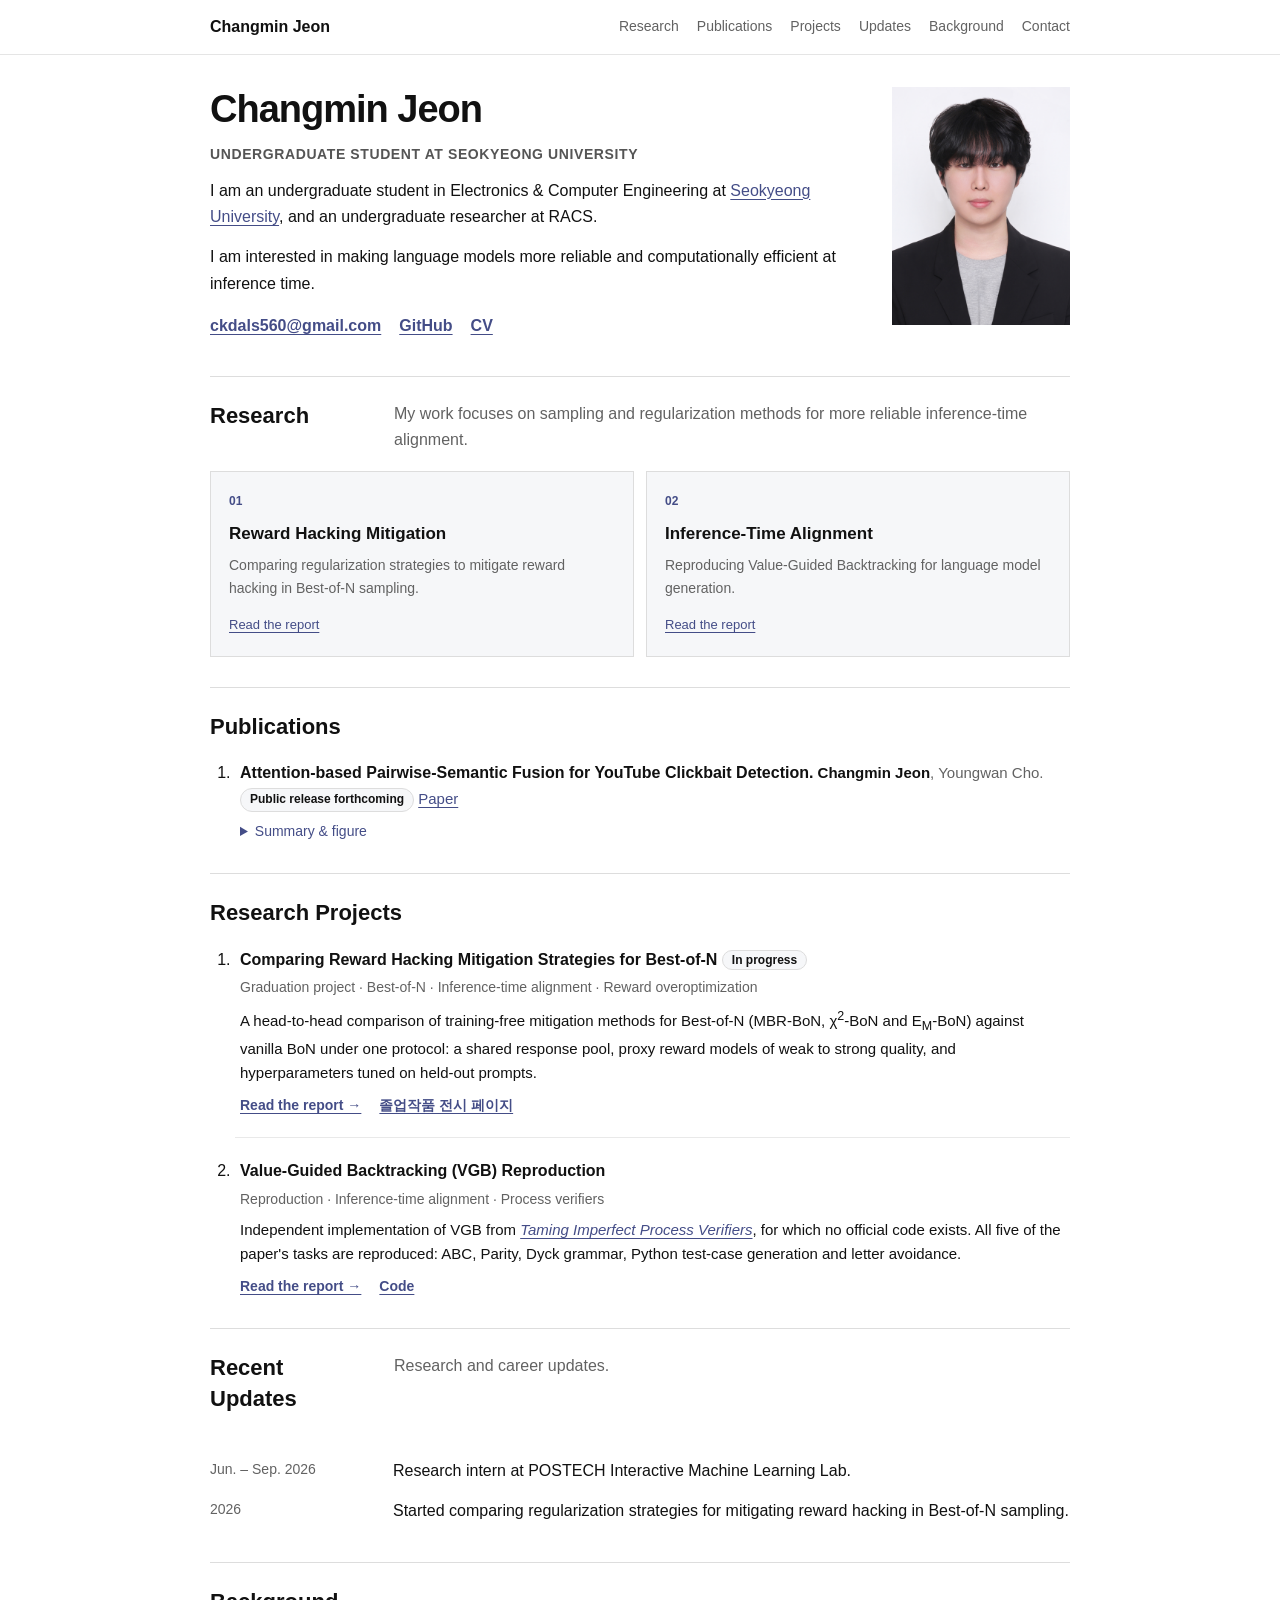
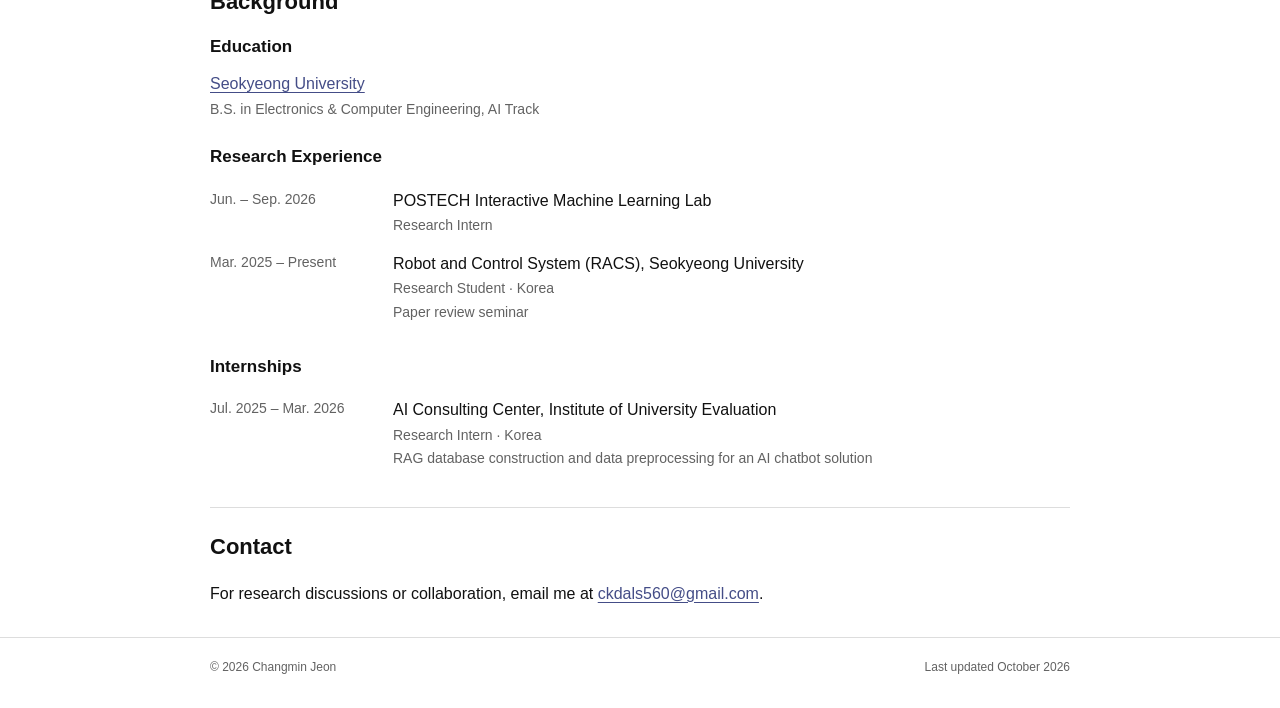
<file: index.html>
<!DOCTYPE html>
<html lang="en">
<head>
  <meta charset="utf-8">
  <meta name="viewport" content="width=device-width, initial-scale=1">
  <meta name="description" content="Changmin Jeon — reinforcement learning, language model alignment, and inference-time scaling.">
  <title>Changmin Jeon</title>
  <style>
:root { --ink:#111; --muted:#626262; --accent:#444d87; --line:#ddd; --soft:#f6f7f9; }
* { box-sizing:border-box; }
html { scroll-behavior:smooth; scroll-padding-top:88px; }
body { margin:0; color:var(--ink); background:#fff; font:16px/1.65 -apple-system,BlinkMacSystemFont,"Segoe UI",sans-serif; }
a { color:var(--accent); text-underline-offset:3px; }
a:hover { color:#222a61; }
a:focus-visible,summary:focus-visible { outline:2px solid var(--accent); outline-offset:4px; }
.skip { position:absolute; left:12px; top:-80px; z-index:10; background:#fff; padding:8px 14px; }
.skip:focus { top:8px; }
.wrap { width:min(860px,calc(100% - 40px)); margin-inline:auto; }
.topbar { border-bottom:1px solid #e5e5e5; background:#fff; position:sticky; top:0; z-index:5; }
.nav-row { min-height:54px; display:flex; justify-content:space-between; align-items:center; gap:24px; }
.brand { color:#111; text-decoration:none; font-weight:700; white-space:nowrap; }
nav { display:flex; gap:18px; flex-wrap:wrap; }
nav a { font-size:14px; text-decoration:none; color:var(--muted); }
nav a:hover { color:var(--accent); text-decoration:underline; }
.hero { display:grid; grid-template-columns:minmax(0,1fr) 178px; gap:34px; align-items:start; padding:32px 0 36px; }
h1 { font-size:38px; line-height:1.2; margin:0 0 10px; letter-spacing:-1px; }
.role { color:#555; font-size:14px; font-weight:650; letter-spacing:.6px; text-transform:uppercase; margin:0 0 12px; }
p { margin:0 0 14px; }
.hero p:last-child { margin-bottom:0; }
.portrait { width:178px; height:238px; object-fit:cover; object-position:50% 20%; }
.social { display:flex; gap:18px; flex-wrap:wrap; margin-top:16px; font-weight:600; }
section { border-top:1px solid var(--line); padding:24px 0 30px; }
h2 { font-size:22px; line-height:1.4; margin:0 0 18px; }
h3 { font-size:17px; line-height:1.4; margin:0 0 8px; }
.section-intro { display:grid; grid-template-columns:160px 1fr; gap:24px; margin-bottom:18px; }
.section-intro p { color:var(--muted); margin:0; }
.cards { display:grid; grid-template-columns:repeat(2,minmax(0,1fr)); gap:12px; }
.card { border:1px solid var(--line); background:var(--soft); padding:20px 18px; display:flex; flex-direction:column; }
.number { font-size:12px; font-weight:750; color:var(--accent); margin-bottom:10px; }
.card p { font-size:14px; color:var(--muted); line-height:1.65; }
.card a { font-size:13px; margin-top:auto; }
.project-list { margin:0; padding-left:25px; }
.project-list>li { padding:0 0 20px 5px; margin-bottom:20px; border-bottom:1px solid #e9e9e9; }
.project-list>li:last-child { border-bottom:0; margin-bottom:0; padding-bottom:0; }
.project-list h3 { font-size:16px; margin-bottom:5px; }
.meta { color:var(--muted); font-size:14px; margin-bottom:7px; }
.pub-line { color:var(--muted); font-size:15px; margin-bottom:8px; }
.pub-line strong { color:var(--ink); }
.pub-title { font-size:16px; }
.badge { display:inline-block; border:1px solid var(--line); border-radius:999px; padding:1px 9px; font-size:12px; font-weight:650; color:var(--ink); background:var(--soft); white-space:nowrap; vertical-align:1px; }
summary { cursor:pointer; color:var(--accent); font-size:14px; width:fit-content; }
details[open] summary { margin-bottom:10px; }
.summary-body { background:var(--soft); border-left:2px solid #c7cce0; padding:14px 18px; margin-top:10px; color:#444; font-size:14px; }
.summary-body p { margin:0; }
.project-desc { font-size:15px; margin-bottom:8px; }
.project-links { display:flex; gap:18px; font-size:14px; font-weight:600; margin:0; }
.summary-goals { margin:10px 0 0; padding-left:20px; display:grid; gap:6px; }
.paper-figure { margin:18px 0 0; padding:16px; background:#fff; border:1px solid var(--line); }
.paper-figure a { display:block; width:fit-content; max-width:100%; margin:auto; }
.paper-figure img { display:block; width:100%; max-width:380px; height:auto; margin:auto; }
.paper-figure figcaption { margin-top:14px; color:var(--muted); font-size:13px; line-height:1.5; text-align:center; }
.timeline { margin:0; }
.timeline>div { display:grid; grid-template-columns:165px 1fr; gap:18px; padding:7px 0; }
dt { color:var(--muted); font-size:14px; }
dd { margin:0; }
.background-group { margin-top:24px; }
.background-group:first-of-type { margin-top:0; }
.background-group h3 { margin-bottom:12px; }
.subtext { display:block; color:var(--muted); font-size:14px; }
.contact-copy { margin:0; overflow-wrap:anywhere; }
footer { border-top:1px solid var(--line); color:var(--muted); font-size:12px; padding:20px 0 30px; }
.footer-row { display:flex; justify-content:space-between; gap:20px; }
@media(max-width:680px) {
 html { scroll-padding-top:120px; }
 .nav-row { flex-direction:column; align-items:flex-start; gap:8px; padding:12px 0; }
 nav { gap:10px 18px; }
 nav a { font-size:13px; }
 .hero { grid-template-columns:minmax(0,1fr) 112px; gap:20px; padding-top:26px; }
 .portrait { width:112px; height:150px; }
 h1 { font-size:30px; letter-spacing:-.6px; }
 .role { font-size:12px; }
 .hero p { font-size:14px; }
 .cards { grid-template-columns:1fr; }
 .section-intro { grid-template-columns:1fr; gap:0; }
 .section-intro h2 { margin-bottom:10px; }
 .timeline>div { grid-template-columns:110px 1fr; gap:14px; }
 .footer-row { flex-direction:column; gap:5px; }
}
@media(max-width:420px) {
 .hero { grid-template-columns:1fr; }
 .portrait { grid-row:1; width:110px; height:145px; }
}
@media(prefers-reduced-motion:reduce) { html { scroll-behavior:auto; } }
</style>
</head>
<body id="top">
<a class="skip" href="#main">Skip to content</a>
<header class="topbar">
  <div class="wrap nav-row">
    <a class="brand" href="#top">Changmin Jeon</a>
    <nav aria-label="Primary navigation">
      <a href="#research">Research</a><a href="#publications">Publications</a><a href="#projects">Projects</a><a href="#updates">Updates</a><a href="#background">Background</a><a href="#contact">Contact</a>
    </nav>
  </div>
</header>
<main id="main" class="wrap">
  <!-- PROFILE: edit your name, affiliation and introduction here. -->
  <div class="hero">
    <div>
      <h1>Changmin Jeon</h1>
      <p class="role">Undergraduate student at Seokyeong University</p>
      <p>I am an undergraduate student in Electronics &amp; Computer Engineering at <a href="https://www.skuniv.ac.kr/">Seokyeong University</a>, and an undergraduate researcher at RACS.</p>
      <p>I am interested in making language models more reliable and computationally efficient at inference time.</p>
      <div class="social"><a href="mailto:ckdals560@gmail.com">ckdals560@gmail.com</a><a href="https://github.com/changmin-jen">GitHub</a><a href="cv.pdf" target="_blank" rel="noopener">CV</a></div>
    </div>
    <img class="portrait" src="profile.png" alt="Changmin Jeon" width="178" height="238">
  </div>
  <section id="research" aria-labelledby="research-heading">
    <div class="section-intro"><h2 id="research-heading">Research</h2><p>My work focuses on sampling and regularization methods for more reliable inference-time alignment.</p></div>
    <div class="cards"><article class="card"><span class="number">01</span><h3>Reward Hacking Mitigation</h3><p>Comparing regularization strategies to mitigate reward hacking in Best-of-N sampling.</p><a href="bon.html">Read the report</a></article>
<article class="card"><span class="number">02</span><h3>Inference-Time Alignment</h3><p>Reproducing Value-Guided Backtracking for language model generation.</p><a href="vgb.html">Read the report</a></article></div>
  </section>
  <!-- PUBLICATIONS: Changmin Jeon is the confirmed first author. Add the full coauthor list before release. -->
  <section id="publications" aria-labelledby="publications-heading">
    <h2 id="publications-heading">Publications</h2>
    <ol class="project-list">
      <li id="pub-clickbait">
        <p class="pub-line"><strong class="pub-title">Attention-based Pairwise-Semantic Fusion for YouTube Clickbait Detection.</strong> <strong>Changmin Jeon</strong>, Youngwan Cho. <span class="badge">Public release forthcoming</span> <a href="papers/clickbait-detection.pdf?v=3" target="_blank" rel="noopener">Paper</a></p>
        <details><summary>Summary &amp; figure</summary><div class="summary-body"><p>A multimodal framework for detecting semantic mismatches between YouTube titles and thumbnails and the actual video content. It combines titles, ASR transcripts, and captions of thumbnails and keyframes using Sentence-BERT embeddings and attention-based pairwise fusion.</p>
          <figure class="paper-figure">
            <a href="figures/clickbait-framework.png" target="_blank" rel="noopener" aria-label="Open framework figure at original size in a new tab">
              <img src="figures/clickbait-framework.png" alt="Title, STT, thumbnail and keyframe representations pass through attention pooling into four pairwise branches, each processed by an MLP and combined into a fused representation." loading="lazy">
            </a>
            <figcaption>Overview of the proposed Pairwise-Semantic Fusion architecture. Click the figure to view the original image.</figcaption>
          </figure>
        </div></details>
      </li>
    </ol>
  </section>
  <!-- PROJECTS -->
  <section id="projects" aria-labelledby="projects-heading">
    <h2 id="projects-heading">Research Projects</h2>
    <ol class="project-list"><!-- PROJECT 1: edit the title, topics and summary below. -->
<li id="project-1">
  <h3>Comparing Reward Hacking Mitigation Strategies for Best-of-N <span class="badge">In progress</span></h3>
  <p class="meta">Graduation project · Best-of-N · Inference-time alignment · Reward overoptimization</p>
  <p class="project-desc">A head-to-head comparison of training-free mitigation methods for Best-of-N (MBR-BoN, &chi;<sup>2</sup>-BoN and E<sub>M</sub>-BoN) against vanilla BoN under one protocol: a shared response pool, proxy reward models of weak to strong quality, and hyperparameters tuned on held-out prompts.</p>
  <p class="project-links"><a href="bon.html">Read the report →</a><a href="capstone.html">졸업작품 전시 페이지</a></p>
</li>
<!-- PROJECT 2: edit the title, topics and summary below. -->
<li id="project-2">
  <h3>Value-Guided Backtracking (VGB) Reproduction</h3>
  <p class="meta">Reproduction · Inference-time alignment · Process verifiers</p>
  <p class="project-desc">Independent implementation of VGB from <a href="https://arxiv.org/abs/2510.03149" target="_blank" rel="noopener"><em>Taming Imperfect Process Verifiers</em></a>, for which no official code exists. All five of the paper's tasks are reproduced: ABC, Parity, Dyck grammar, Python test-case generation and letter avoidance.</p>
  <p class="project-links"><a href="vgb.html">Read the report →</a><a href="https://github.com/changmin-jen/VGB" target="_blank" rel="noopener">Code</a></p>
</li></ol>
  </section>
  <!-- UPDATES: duplicate one date/description pair to add a new update. -->
  <section id="updates" aria-labelledby="updates-heading">
    <div class="section-intro"><h2 id="updates-heading">Recent Updates</h2><p>Research and career updates.</p></div>
    <dl class="timeline">
      <div><dt>Jun. – Sep. 2026</dt><dd>Research intern at POSTECH Interactive Machine Learning Lab.</dd></div>
      <div><dt>2026</dt><dd>Started comparing regularization strategies for mitigating reward hacking in Best-of-N sampling.</dd></div>
    </dl>
  </section>
  <section id="background" aria-labelledby="background-heading">
    <h2 id="background-heading">Background</h2>
    <div class="background-group"><h3>Education</h3>
      <p><a href="https://www.skuniv.ac.kr/">Seokyeong University</a><span class="subtext">B.S. in Electronics &amp; Computer Engineering, AI Track</span></p>
    </div>
    <div class="background-group"><h3>Research Experience</h3>
      <dl class="timeline">
        <div><dt>Jun. – Sep. 2026</dt><dd>POSTECH Interactive Machine Learning Lab<span class="subtext">Research Intern</span></dd></div>
        <div><dt>Mar. 2025 – Present</dt><dd>Robot and Control System (RACS), Seokyeong University<span class="subtext">Research Student · Korea</span><span class="subtext">Paper review seminar</span></dd></div>
      </dl>
    </div>
    <div class="background-group"><h3>Internships</h3>
      <dl class="timeline"><div><dt>Jul. 2025 – Mar. 2026</dt><dd>AI Consulting Center, Institute of University Evaluation<span class="subtext">Research Intern · Korea</span><span class="subtext">RAG database construction and data preprocessing for an AI chatbot solution</span></dd></div></dl>
    </div>
  </section>
  <section id="contact" aria-labelledby="contact-heading">
    <h2 id="contact-heading">Contact</h2>
    <p class="contact-copy">For research discussions or collaboration, email me at <a href="mailto:ckdals560@gmail.com">ckdals560@gmail.com</a>.</p>
  </section>
</main>
<footer><div class="wrap footer-row"><span>© 2026 Changmin Jeon</span><span>Last updated October 2026</span></div></footer>
</body>
</html>
</file>
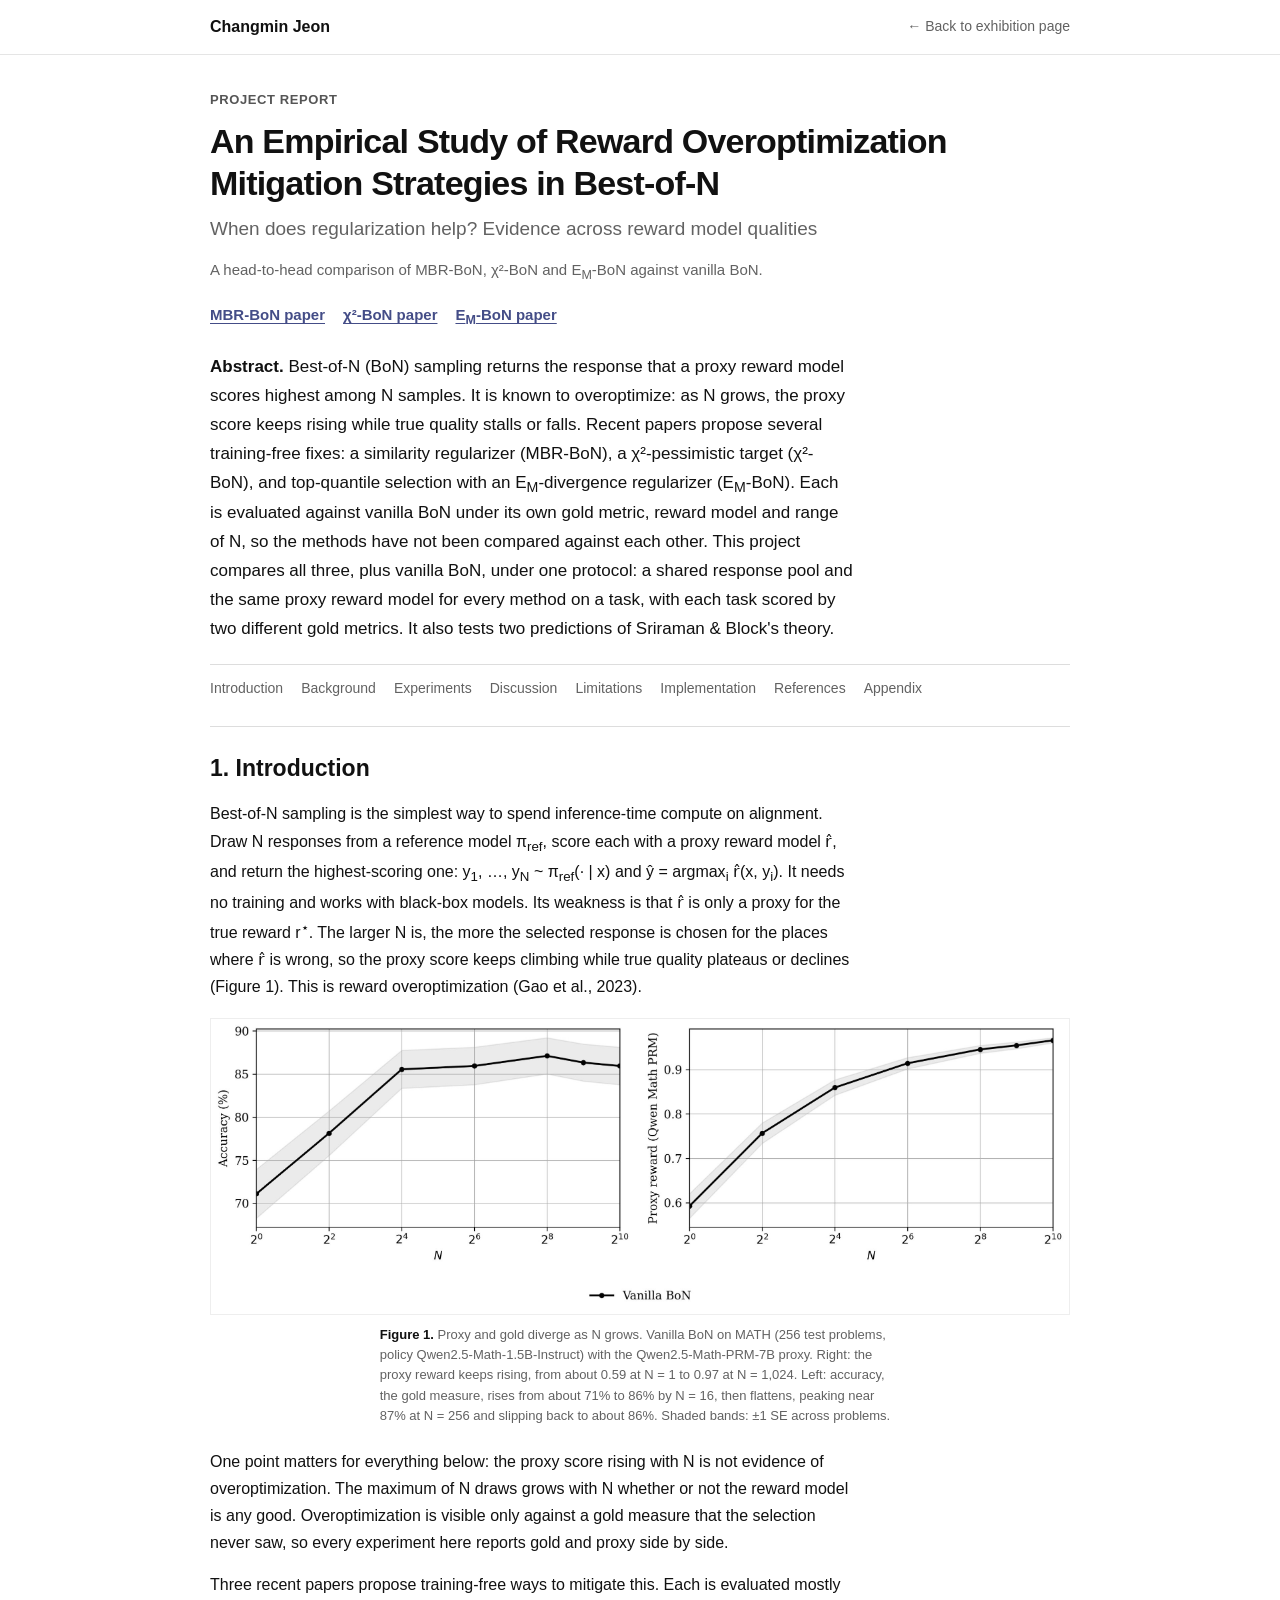
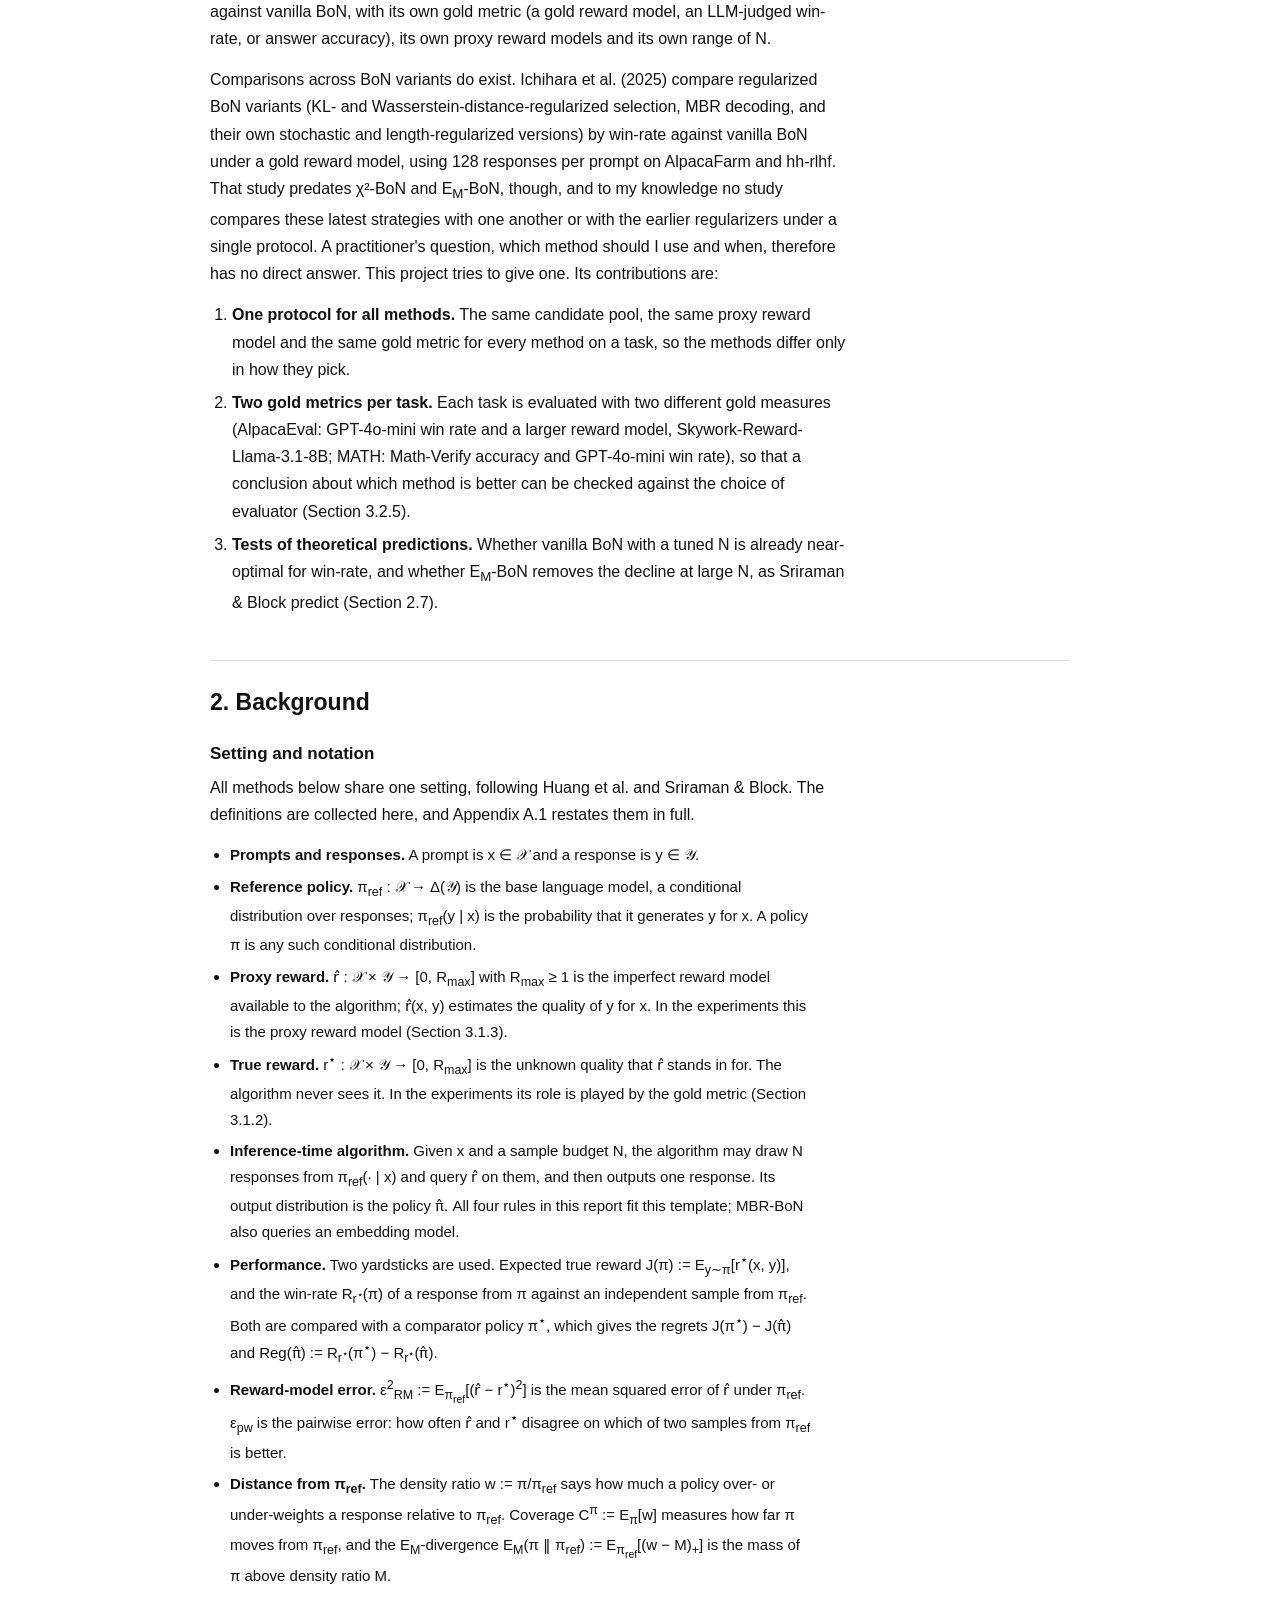
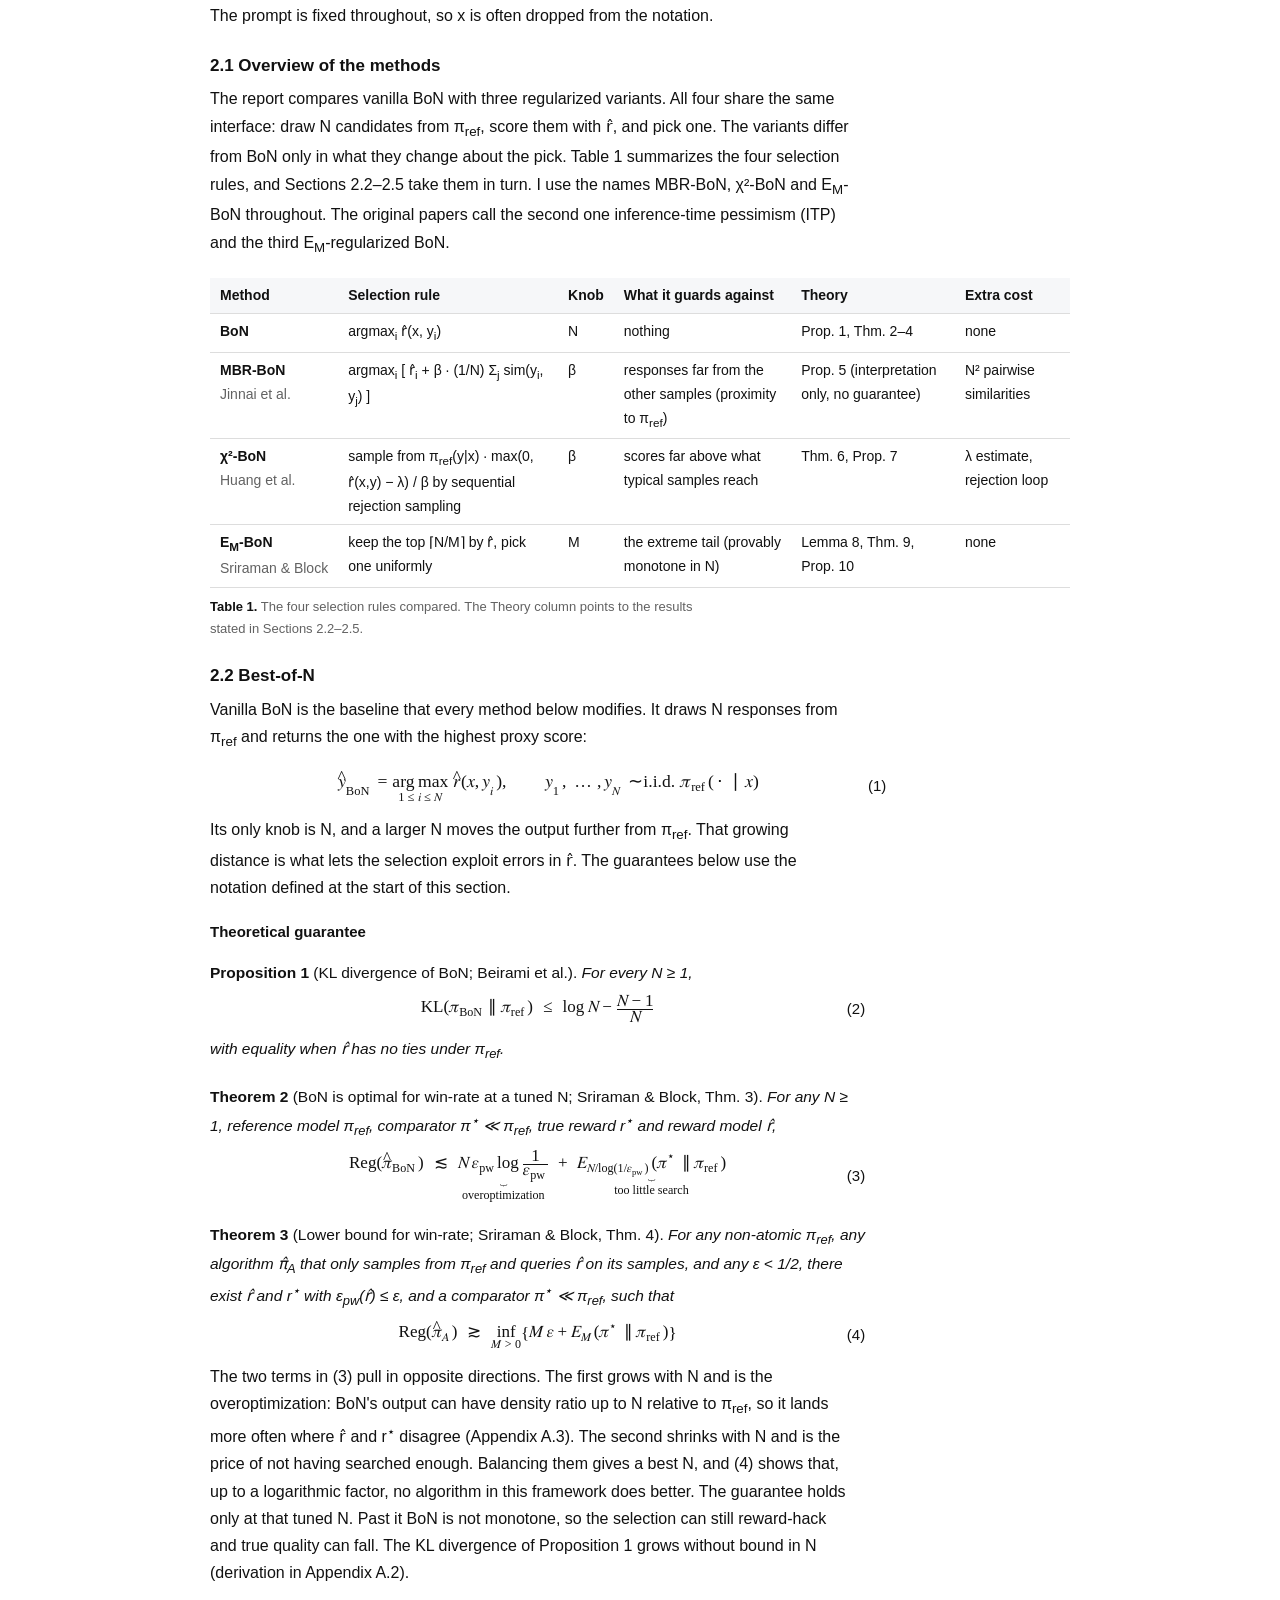
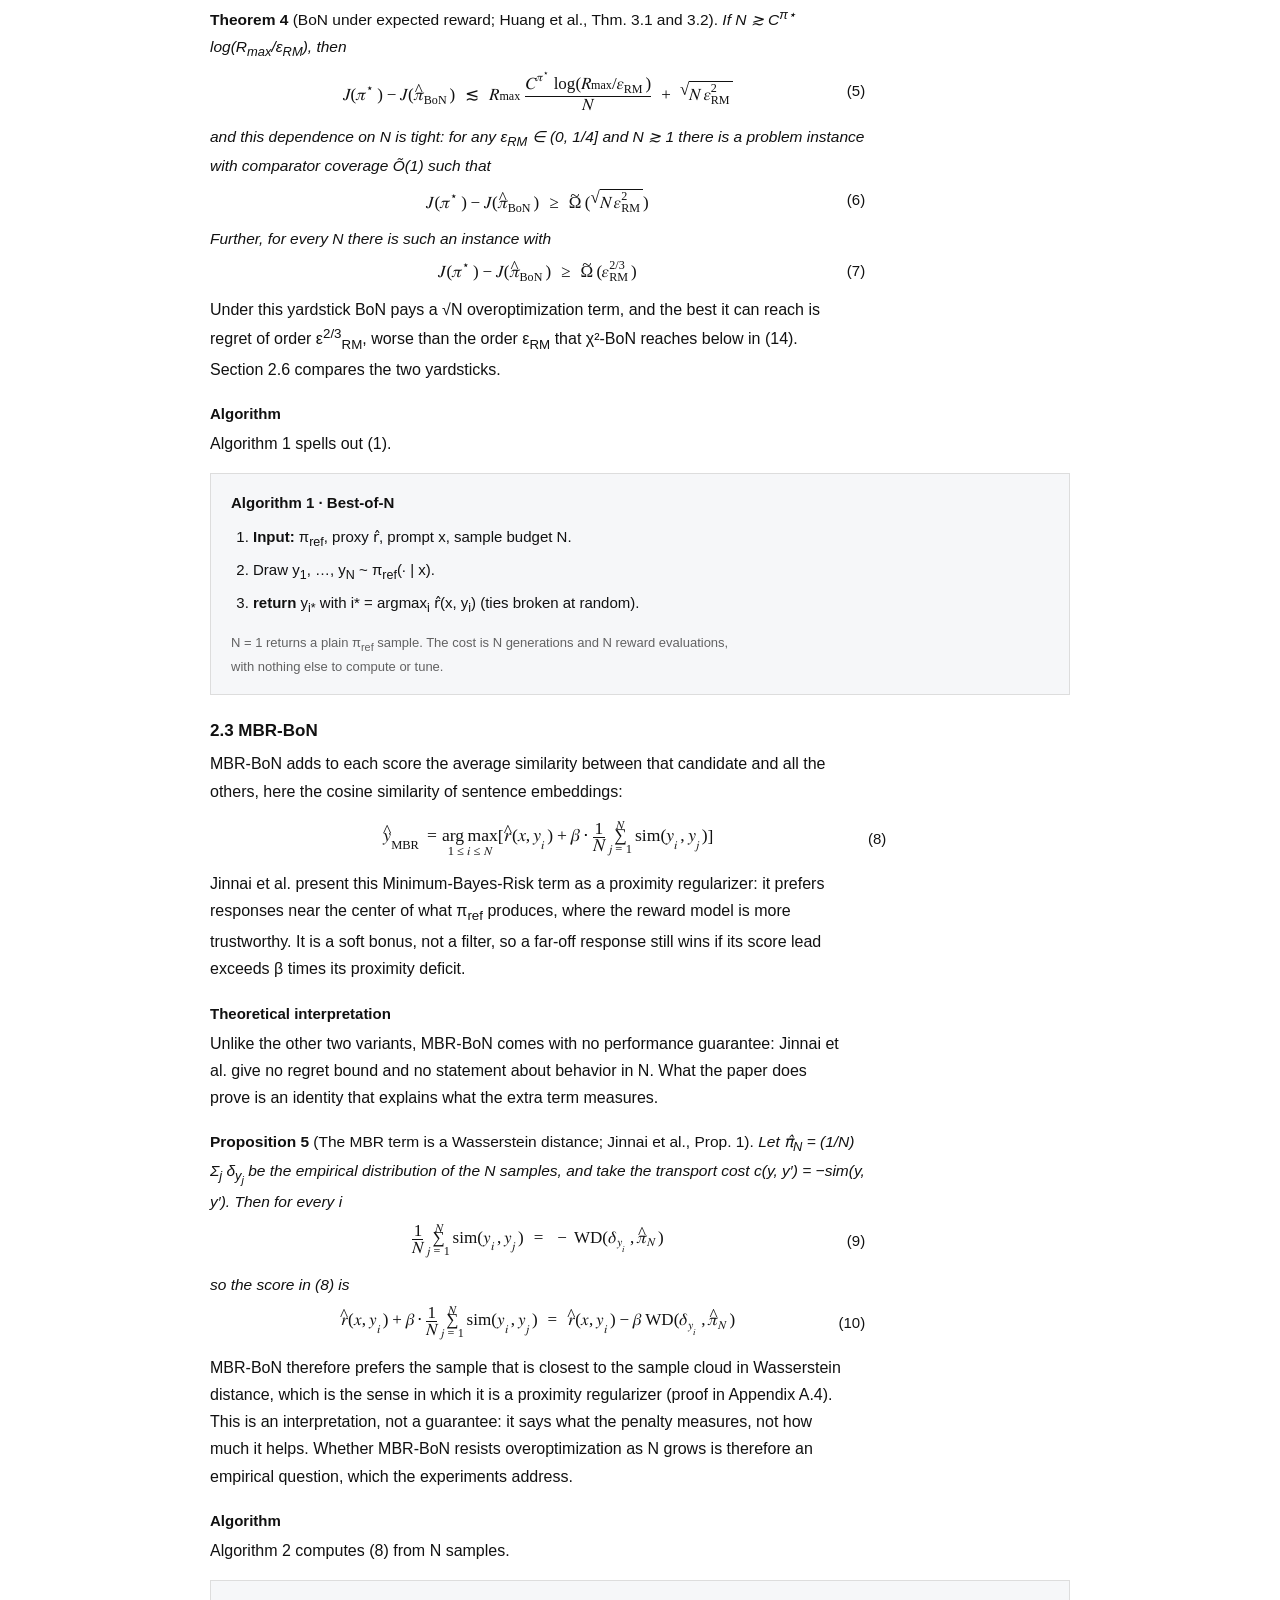
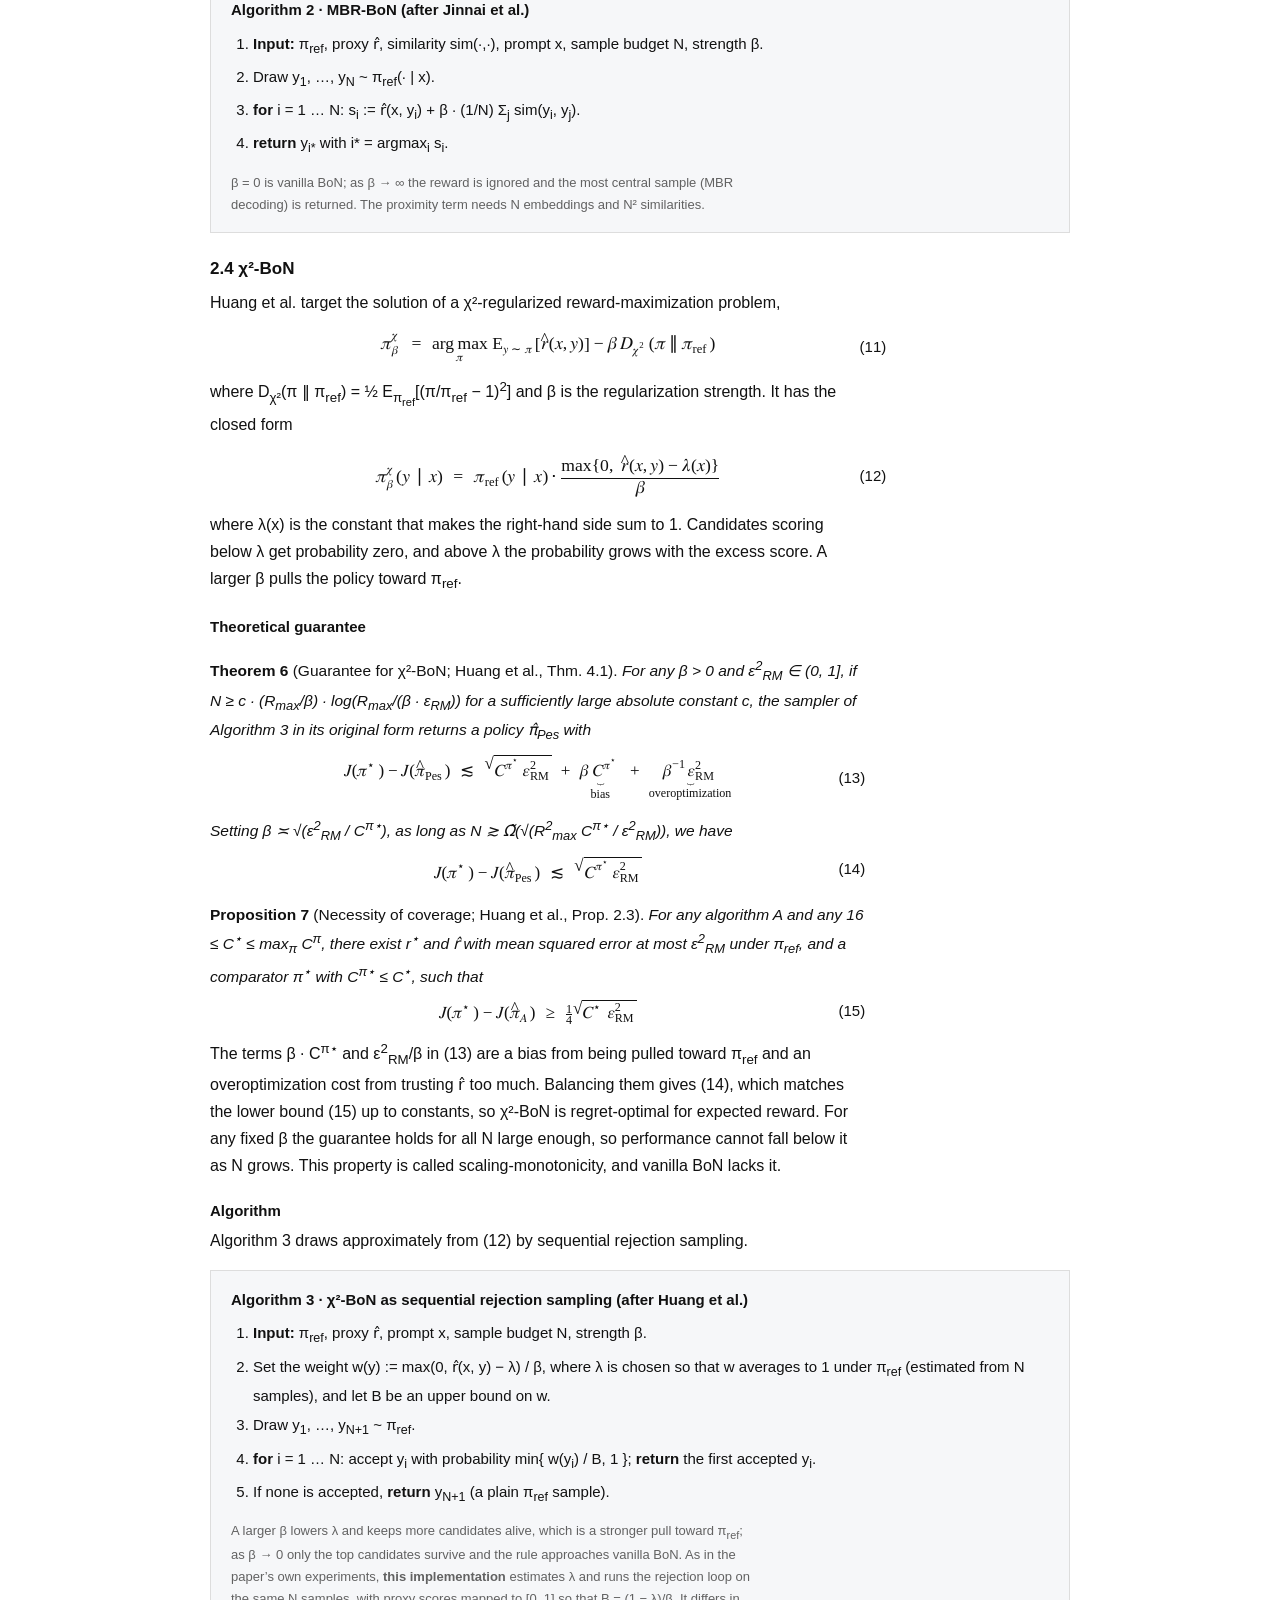
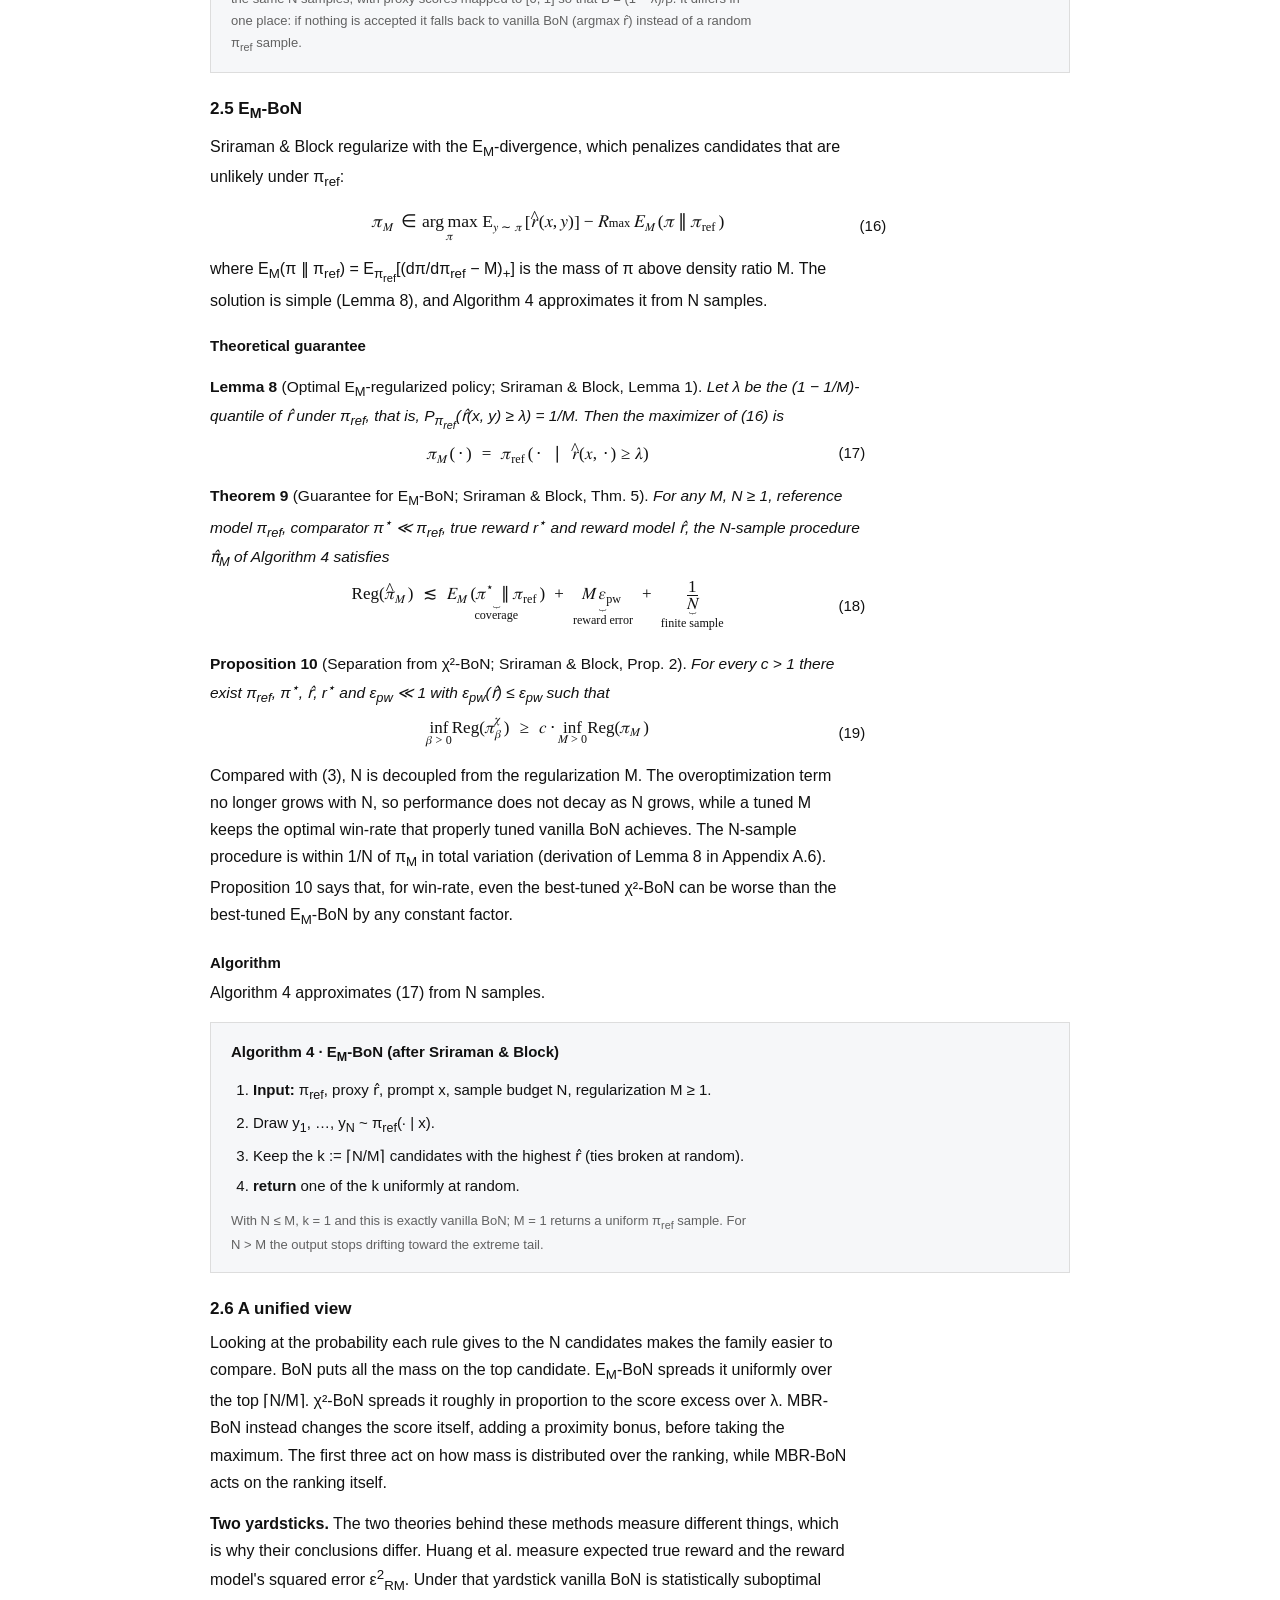
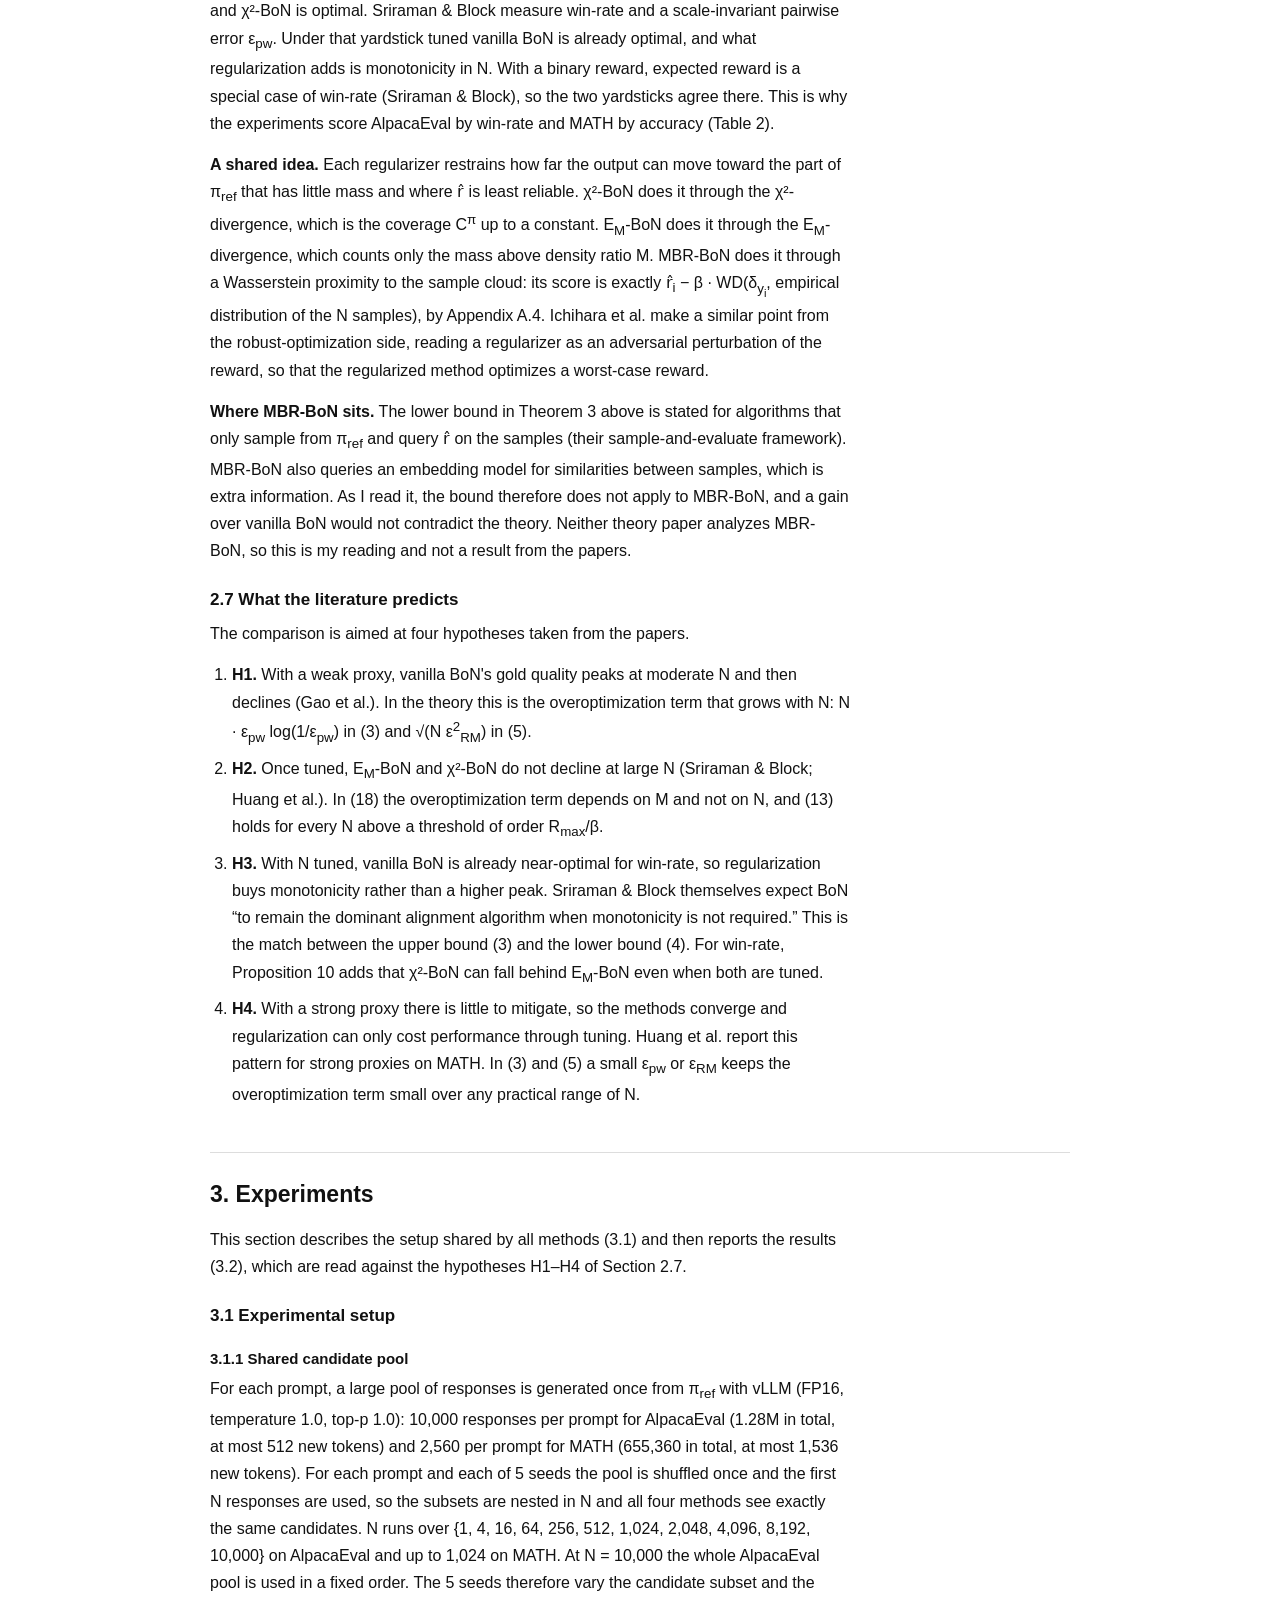
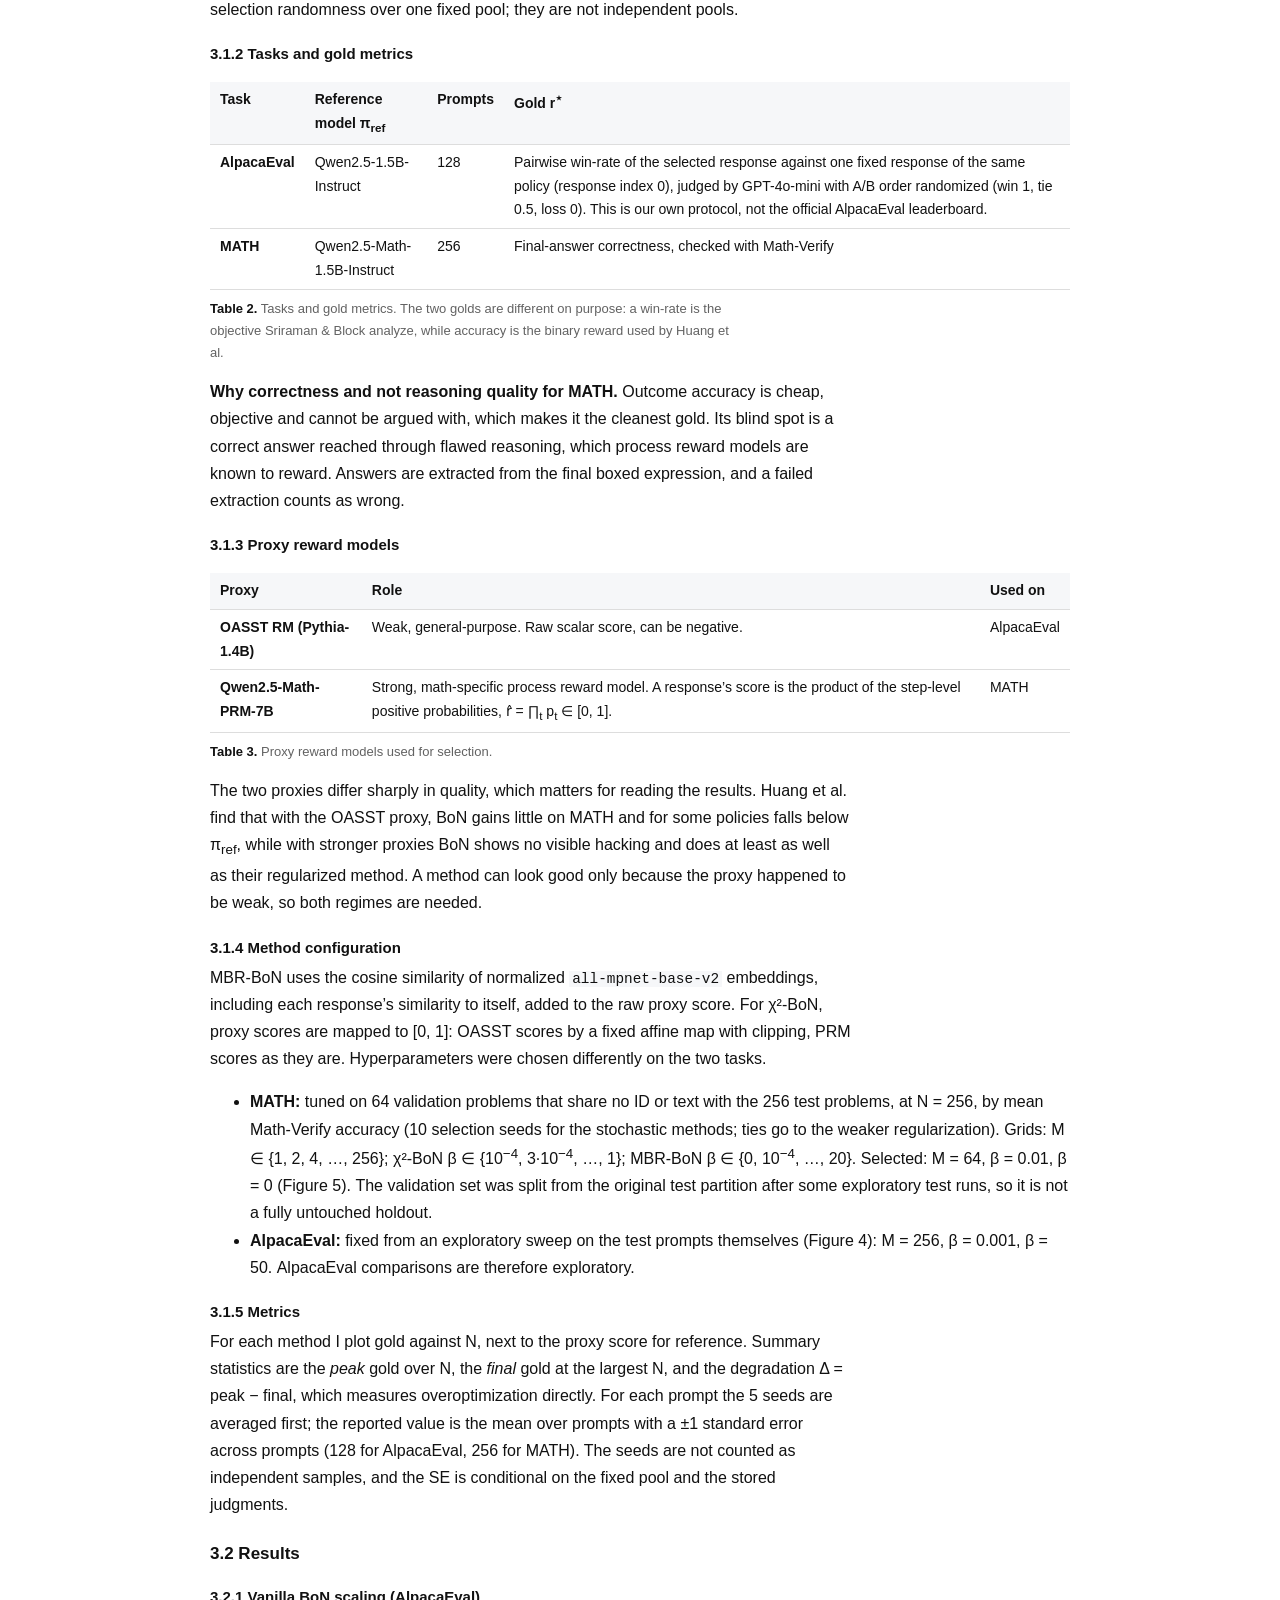
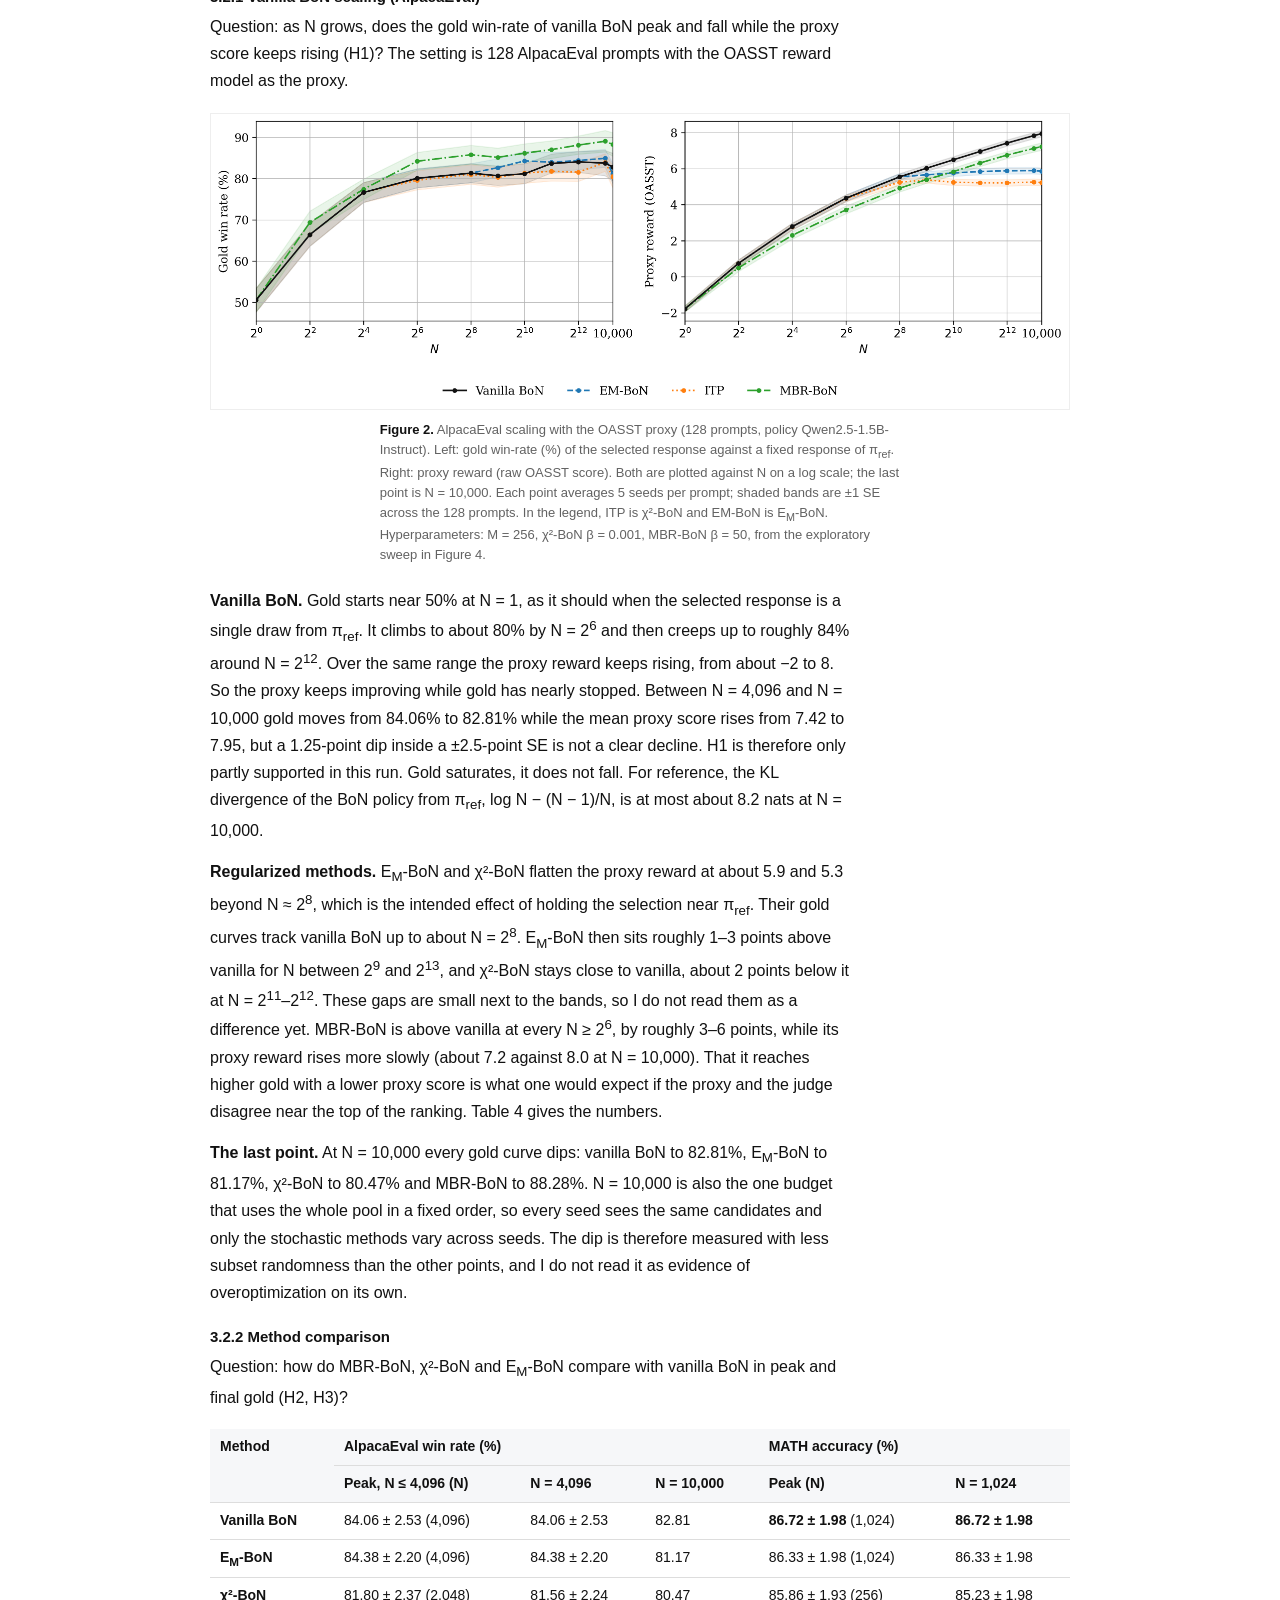
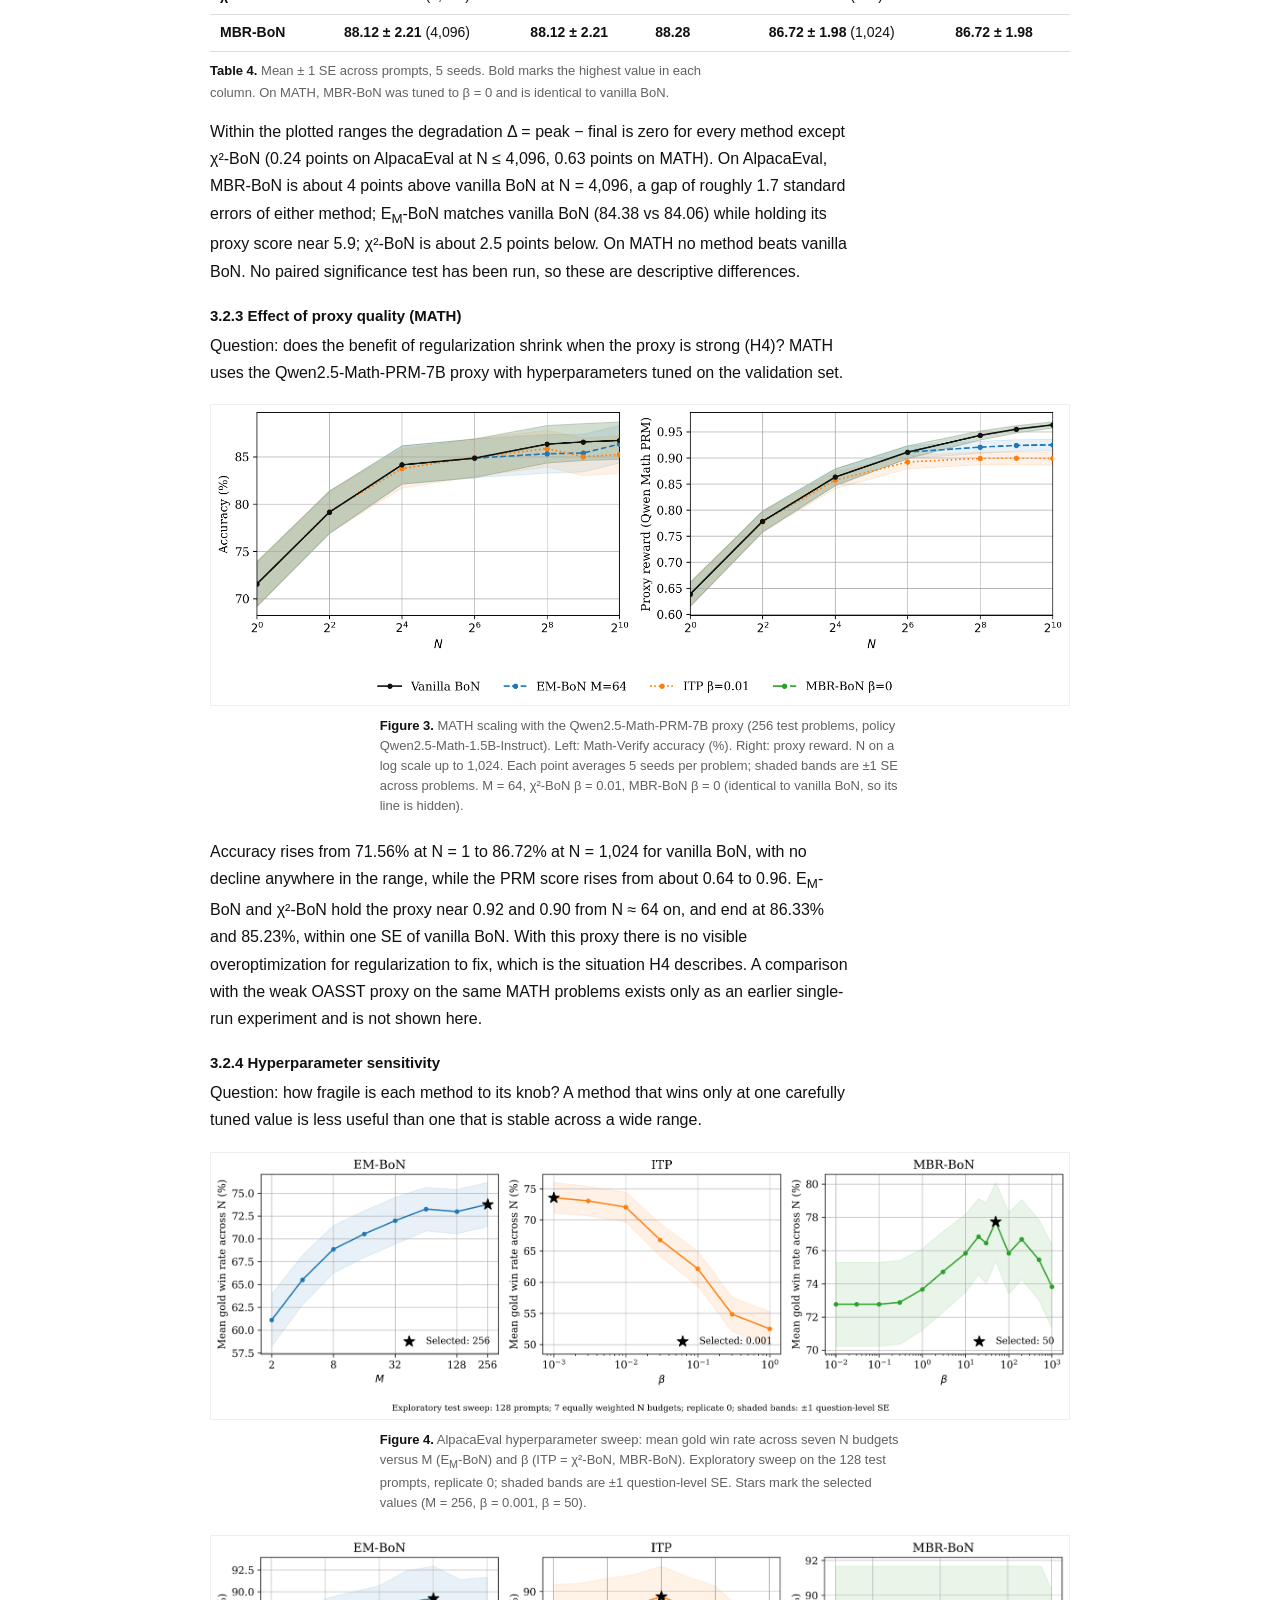
<file: bon.html>
<!DOCTYPE html>
<html lang="en">
<head>
  <meta charset="utf-8">
  <meta name="viewport" content="width=device-width, initial-scale=1">
  <meta name="description" content="An empirical comparison of training-free reward-overoptimization mitigation methods for Best-of-N sampling (MBR-BoN, χ²-BoN, E_M-BoN) under one protocol.">
  <title>Reward Overoptimization in Best-of-N · Changmin Jeon</title>
  <style>
:root { --ink:#111; --muted:#626262; --accent:#444d87; --line:#ddd; --soft:#f6f7f9; --good:#2f6b3a; --warn:#8a5a12; }
* { box-sizing:border-box; }
html { scroll-behavior:smooth; scroll-padding-top:72px; }
body { margin:0; color:var(--ink); background:#fff; font:16px/1.7 -apple-system,BlinkMacSystemFont,"Segoe UI",sans-serif; }
a { color:var(--accent); text-underline-offset:3px; }
a:hover { color:#222a61; }
a:focus-visible,summary:focus-visible { outline:2px solid var(--accent); outline-offset:4px; }
.wrap { width:min(860px,calc(100% - 40px)); margin-inline:auto; }
.topbar { border-bottom:1px solid #e5e5e5; background:#fff; position:sticky; top:0; z-index:5; }
.nav-row { min-height:54px; display:flex; justify-content:space-between; align-items:center; gap:24px; }
.brand { color:#111; text-decoration:none; font-weight:700; white-space:nowrap; }
.back { font-size:14px; text-decoration:none; color:var(--muted); }
.back:hover { color:var(--accent); text-decoration:underline; }
header.doc { padding:34px 0 26px; }
.eyebrow { color:#555; font-size:13px; font-weight:650; letter-spacing:.6px; text-transform:uppercase; margin:0 0 10px; }
h1 { font-size:34px; line-height:1.22; margin:0 0 12px; letter-spacing:-.8px; text-wrap:balance; }
.sub { font-size:19px; line-height:1.4; color:var(--muted); margin:0 0 14px; max-width:60ch; }
.cite { color:var(--muted); font-size:15px; margin:0 0 16px; }
.links { display:flex; gap:8px 18px; flex-wrap:wrap; font-weight:600; font-size:15px; }
.lede { font-size:17px; max-width:68ch; margin:22px 0 0; }
.toc { display:flex; flex-wrap:wrap; gap:6px 18px; margin:20px 0 0; padding:12px 0 0; border-top:1px solid var(--line); font-size:14px; }
.toc a { color:var(--muted); text-decoration:none; }
.toc a:hover { color:var(--accent); text-decoration:underline; }
section { border-top:1px solid var(--line); padding:26px 0 30px; }
h2 { font-size:23px; line-height:1.35; margin:0 0 16px; text-wrap:balance; }
h3 { font-size:17px; line-height:1.4; margin:24px 0 8px; }
h4 { font-size:15px; line-height:1.4; margin:20px 0 6px; }
p { margin:0 0 14px; max-width:72ch; }
.muted { color:var(--muted); }
.label { font-weight:700; }
.tbd { background:#fff3b0; border-radius:3px; padding:0 4px; font-size:.9em; font-weight:650; color:#6b5200; }
.pending { border:1.5px dashed #c9cdd8; background:var(--soft); padding:16px 20px; margin:16px 0 20px; color:var(--muted); font-size:14px; max-width:72ch; }
.pending p { margin:0 0 6px; }
.pending p:last-child { margin:0; }
.pending b { color:var(--ink); }
.algo { background:var(--soft); border:1px solid var(--line); padding:16px 20px; margin:16px 0 18px; font-size:15px; }
.algo-title { font-weight:700; margin-bottom:8px; }
.algo ol { margin:0; padding-left:22px; display:grid; gap:4px; }
.algo .case { display:block; padding-left:14px; color:#333; }
.algo .note { color:var(--muted); font-size:13px; margin:12px 0 0; }
figure { margin:18px 0 22px; }
figure a { display:block; width:fit-content; max-width:100%; margin-inline:auto; }
figure img { display:block; width:100%; height:auto; margin-inline:auto; border:1px solid #eee; }
figure.mid img { max-width:820px; }
figcaption { margin:10px auto 0; color:var(--muted); font-size:13px; line-height:1.55; max-width:72ch; }
figcaption b { color:var(--ink); }
.table-wrap { overflow-x:auto; margin:18px 0 8px; }
table { border-collapse:collapse; font-size:14px; min-width:560px; width:100%; font-variant-numeric:tabular-nums; }
th,td { border-bottom:1px solid var(--line); padding:6px 10px; text-align:left; vertical-align:top; }
th { font-weight:650; background:var(--soft); }
.summary { width:100%; min-width:640px; }
.summary td:first-child { font-weight:650; }
.methods { min-width:760px; }
.methods td:first-child { font-weight:650; white-space:nowrap; }
code { font:0.9em ui-monospace,SFMono-Regular,Menlo,monospace; background:var(--soft); padding:0 3px; }
ol.contrib,ol.hyp { max-width:72ch; padding-left:22px; margin:0 0 14px; display:grid; gap:6px; }
ul.defs { max-width:72ch; padding-left:20px; margin:0 0 14px; display:grid; gap:6px; font-size:15px; }
.thm { margin:18px 0 10px; max-width:76ch; font-size:15.5px; }
.thm p { margin:0 0 6px; font-style:italic; max-width:none; }
.thm p b, .thm .nm { font-style:normal; }
.thm > b { font-style:normal; }
.eq { max-width:76ch; display:grid; grid-template-columns:3rem minmax(0,1fr) 3rem; align-items:center; margin:6px 0 12px; }
.eq .eqm { grid-column:2; justify-self:center; max-width:100%; overflow-x:auto; overflow-y:hidden; padding:2px 4px; }
.eq .eqn { grid-column:3; justify-self:end; font-size:15px; }
.eq math { font-size:1.1em; }
.eq.align mtable mtd:nth-child(odd) { text-align:right; }
.eq.align mtable mtd:nth-child(even) { text-align:left; }
.proof { font-size:15.5px; }
math { font-family:"Latin Modern Math","STIX Two Math","Cambria Math","Noto Sans Math","DejaVu Math TeX Gyre",math,serif; }
ul.refs { padding-left:20px; margin:0; display:grid; gap:8px; font-size:15px; }
footer { border-top:1px solid var(--line); color:var(--muted); font-size:12px; padding:20px 0 30px; }
.footer-row { display:flex; justify-content:space-between; gap:20px; }
@media(max-width:680px) {
 .eq { grid-template-columns:0 minmax(0,1fr) 2.6rem; }
 .eq math { font-size:0.95em; }
 h1 { font-size:27px; }
 .sub { font-size:17px; }
 .lede { font-size:16px; }
 .footer-row { flex-direction:column; gap:5px; }
}
@media(prefers-reduced-motion:reduce) { html { scroll-behavior:auto; } }
</style>
</head>
<body>
<header class="topbar">
  <div class="wrap nav-row">
    <a class="brand" href="index.html">Changmin Jeon</a>
    <a class="back" href="capstone.html">← Back to exhibition page</a>
  </div>
</header>
<main class="wrap">
  <header class="doc">
    <p class="eyebrow">Project report</p>
    <h1>An Empirical Study of Reward Overoptimization Mitigation Strategies in Best-of-N</h1>
    <!-- SUBTITLE: not finalized. Candidates: "When Does Regularization Help? Evidence across Reward Model Qualities" -->
    <p class="sub">When does regularization help? Evidence across reward model qualities</p>
    <p class="cite">A head-to-head comparison of MBR-BoN, χ²-BoN and E<sub>M</sub>-BoN against vanilla BoN.</p>
    <div class="links">
      <a href="https://arxiv.org/abs/2404.01054" target="_blank" rel="noopener">MBR-BoN paper</a>
      <a href="https://arxiv.org/abs/2503.21878" target="_blank" rel="noopener">χ²-BoN paper</a>
      <a href="https://arxiv.org/abs/2603.05739" target="_blank" rel="noopener">E<sub>M</sub>-BoN paper</a>
    </div>
    <p class="lede"><span class="label">Abstract.</span> Best-of-N (BoN) sampling returns the response that a proxy reward model scores highest among N samples. It is known to overoptimize: as N grows, the proxy score keeps rising while true quality stalls or falls. Recent papers propose several training-free fixes: a similarity regularizer (MBR-BoN), a χ²-pessimistic target (χ²-BoN), and top-quantile selection with an E<sub>M</sub>-divergence regularizer (E<sub>M</sub>-BoN). Each is evaluated against vanilla BoN under its own gold metric, reward model and range of N, so the methods have not been compared against each other. This project compares all three, plus vanilla BoN, under one protocol: a shared response pool and the same proxy reward model for every method on a task, with each task scored by two different gold metrics. It also tests two predictions of Sriraman &amp; Block's theory.</p>
    <nav class="toc" aria-label="Contents">
      <a href="#intro">Introduction</a><a href="#background">Background</a><a href="#experiments">Experiments</a><a href="#discussion">Discussion</a><a href="#limits">Limitations</a><a href="#implementation">Implementation</a><a href="#references">References</a><a href="#appendix">Appendix</a>
    </nav>
  </header>

  <section id="intro" aria-labelledby="intro-h">
    <h2 id="intro-h">1. Introduction</h2>
    <p>Best-of-N sampling is the simplest way to spend inference-time compute on alignment. Draw N responses from a reference model π<sub>ref</sub>, score each with a proxy reward model r̂, and return the highest-scoring one: y<sub>1</sub>, …, y<sub>N</sub> ~ π<sub>ref</sub>(· | x) and ŷ = argmax<sub>i</sub> r̂(x, y<sub>i</sub>). It needs no training and works with black-box models. Its weakness is that r̂ is only a proxy for the true reward r<sup>⋆</sup>. The larger N is, the more the selected response is chosen for the places where r̂ is wrong, so the proxy score keeps climbing while true quality plateaus or declines (Figure 1). This is reward overoptimization (Gao et al., 2023).</p>
    <figure>
      <a href="figures/bon/math-prm-vanilla.jpg" target="_blank" rel="noopener"><img src="figures/bon/math-prm-vanilla.jpg" alt="Two line plots against N on a log scale up to 1,024 for vanilla BoN on MATH. Left: accuracy rises from about 71% at N=1 to about 86% at N=16, peaks near 87% at N=256 and ends near 86%. Right: the proxy reward rises steadily from about 0.59 to 0.97." loading="lazy"></a>
      <figcaption><b>Figure 1.</b> Proxy and gold diverge as N grows. Vanilla BoN on MATH (256 test problems, policy Qwen2.5-Math-1.5B-Instruct) with the Qwen2.5-Math-PRM-7B proxy. Right: the proxy reward keeps rising, from about 0.59 at N = 1 to 0.97 at N = 1,024. Left: accuracy, the gold measure, rises from about 71% to 86% by N = 16, then flattens, peaking near 87% at N = 256 and slipping back to about 86%. Shaded bands: ±1 SE across problems.</figcaption>
    </figure>
    <p>One point matters for everything below: the proxy score rising with N is not evidence of overoptimization. The maximum of N draws grows with N whether or not the reward model is any good. Overoptimization is visible only against a gold measure that the selection never saw, so every experiment here reports gold and proxy side by side.</p>
    <p>Three recent papers propose training-free ways to mitigate this. Each is evaluated mostly against vanilla BoN, with its own gold metric (a gold reward model, an LLM-judged win-rate, or answer accuracy), its own proxy reward models and its own range of N.</p>
    <p>Comparisons across BoN variants do exist. Ichihara et al. (2025) compare regularized BoN variants (KL- and Wasserstein-distance-regularized selection, MBR decoding, and their own stochastic and length-regularized versions) by win-rate against vanilla BoN under a gold reward model, using 128 responses per prompt on AlpacaFarm and hh-rlhf. That study predates χ²-BoN and E<sub>M</sub>-BoN, though, and to my knowledge no study compares these latest strategies with one another or with the earlier regularizers under a single protocol. A practitioner's question, which method should I use and when, therefore has no direct answer. This project tries to give one. Its contributions are:</p>
    <ol class="contrib">
      <li><b>One protocol for all methods.</b> The same candidate pool, the same proxy reward model and the same gold metric for every method on a task, so the methods differ only in how they pick.</li>
      <li><b>Two gold metrics per task.</b> Each task is evaluated with two different gold measures (AlpacaEval: GPT-4o-mini win rate and a larger reward model, Skywork-Reward-Llama-3.1-8B; MATH: Math-Verify accuracy and GPT-4o-mini win rate), so that a conclusion about which method is better can be checked against the choice of evaluator (Section 3.2.5).</li>
      <li><b>Tests of theoretical predictions.</b> Whether vanilla BoN with a tuned N is already near-optimal for win-rate, and whether E<sub>M</sub>-BoN removes the decline at large N, as Sriraman &amp; Block predict (Section 2.7).</li>
    </ol>
  </section>

  <section id="background" aria-labelledby="background-h">
    <h2 id="background-h">2. Background</h2>
    <h3>Setting and notation</h3>
    <p>All methods below share one setting, following Huang et al. and Sriraman &amp; Block. The definitions are collected here, and Appendix A.1 restates them in full.</p>
    <ul class="defs">
      <li><b>Prompts and responses.</b> A prompt is x ∈ 𝒳 and a response is y ∈ 𝒴.</li>
      <li><b>Reference policy.</b> π<sub>ref</sub> : 𝒳 → Δ(𝒴) is the base language model, a conditional distribution over responses; π<sub>ref</sub>(y | x) is the probability that it generates y for x. A policy π is any such conditional distribution.</li>
      <li><b>Proxy reward.</b> r̂ : 𝒳 × 𝒴 → [0, R<sub>max</sub>] with R<sub>max</sub> ≥ 1 is the imperfect reward model available to the algorithm; r̂(x, y) estimates the quality of y for x. In the experiments this is the proxy reward model (Section 3.1.3).</li>
      <li><b>True reward.</b> r<sup>⋆</sup> : 𝒳 × 𝒴 → [0, R<sub>max</sub>] is the unknown quality that r̂ stands in for. The algorithm never sees it. In the experiments its role is played by the gold metric (Section 3.1.2).</li>
      <li><b>Inference-time algorithm.</b> Given x and a sample budget N, the algorithm may draw N responses from π<sub>ref</sub>(· | x) and query r̂ on them, and then outputs one response. Its output distribution is the policy π̂. All four rules in this report fit this template; MBR-BoN also queries an embedding model.</li>
      <li><b>Performance.</b> Two yardsticks are used. Expected true reward J(π) := E<sub>y∼π</sub>[r<sup>⋆</sup>(x, y)], and the win-rate R<sub>r<sup>⋆</sup></sub>(π) of a response from π against an independent sample from π<sub>ref</sub>. Both are compared with a comparator policy π<sup>⋆</sup>, which gives the regrets J(π<sup>⋆</sup>) − J(π̂) and Reg(π̂) := R<sub>r<sup>⋆</sup></sub>(π<sup>⋆</sup>) − R<sub>r<sup>⋆</sup></sub>(π̂).</li>
      <li><b>Reward-model error.</b> ε<sup>2</sup><sub>RM</sub> := E<sub>π<sub>ref</sub></sub>[(r̂ − r<sup>⋆</sup>)<sup>2</sup>] is the mean squared error of r̂ under π<sub>ref</sub>. ε<sub>pw</sub> is the pairwise error: how often r̂ and r<sup>⋆</sup> disagree on which of two samples from π<sub>ref</sub> is better.</li>
      <li><b>Distance from π<sub>ref</sub>.</b> The density ratio w := π/π<sub>ref</sub> says how much a policy over- or under-weights a response relative to π<sub>ref</sub>. Coverage C<sup>π</sup> := E<sub>π</sub>[w] measures how far π moves from π<sub>ref</sub>, and the E<sub>M</sub>-divergence E<sub>M</sub>(π ‖ π<sub>ref</sub>) := E<sub>π<sub>ref</sub></sub>[(w − M)<sub>+</sub>] is the mass of π above density ratio M.</li>
    </ul>
    <p>The prompt is fixed throughout, so x is often dropped from the notation.</p>
    <h3>2.1 Overview of the methods</h3>
    <p>The report compares vanilla BoN with three regularized variants. All four share the same interface: draw N candidates from π<sub>ref</sub>, score them with r̂, and pick one. The variants differ from BoN only in what they change about the pick. Table 1 summarizes the four selection rules, and Sections 2.2–2.5 take them in turn. I use the names MBR-BoN, χ²-BoN and E<sub>M</sub>-BoN throughout. The original papers call the second one inference-time pessimism (ITP) and the third E<sub>M</sub>-regularized BoN.</p>
    <div class="table-wrap">
      <table class="summary methods">
        <thead><tr><th>Method</th><th>Selection rule</th><th>Knob</th><th>What it guards against</th><th>Theory</th><th>Extra cost</th></tr></thead>
        <tbody>
          <tr><td>BoN</td><td>argmax<sub>i</sub> r̂(x, y<sub>i</sub>)</td><td>N</td><td>nothing</td><td>Prop. 1, Thm. 2–4</td><td>none</td></tr>
          <tr><td>MBR-BoN<br><span class="muted" style="font-weight:400">Jinnai et al.</span></td><td>argmax<sub>i</sub> [ r̂<sub>i</sub> + β · (1/N) Σ<sub>j</sub> sim(y<sub>i</sub>, y<sub>j</sub>) ]</td><td>β</td><td>responses far from the other samples (proximity to π<sub>ref</sub>)</td><td>Prop. 5 (interpretation only, no guarantee)</td><td>N² pairwise similarities</td></tr>
          <tr><td>χ²-BoN<br><span class="muted" style="font-weight:400">Huang et al.</span></td><td>sample from π<sub>ref</sub>(y|x) · max(0, r̂(x,y) − λ) / β by sequential rejection sampling</td><td>β</td><td>scores far above what typical samples reach</td><td>Thm. 6, Prop. 7</td><td>λ estimate, rejection loop</td></tr>
          <tr><td>E<sub>M</sub>-BoN<br><span class="muted" style="font-weight:400">Sriraman &amp; Block</span></td><td>keep the top ⌈N/M⌉ by r̂, pick one uniformly</td><td>M</td><td>the extreme tail (provably monotone in N)</td><td>Lemma 8, Thm. 9, Prop. 10</td><td>none</td></tr>
        </tbody>
      </table>
    </div>
    <p class="muted" style="font-size:13px"><b style="color:var(--ink)">Table 1.</b> The four selection rules compared. The Theory column points to the results stated in Sections 2.2–2.5.</p>
    <h3>2.2 Best-of-N</h3>
    <p>Vanilla BoN is the baseline that every method below modifies. It draws N responses from π<sub>ref</sub> and returns the one with the highest proxy score:</p>
    <div class="eq"><div class="eqm"><math xmlns="http://www.w3.org/1998/Math/MathML" display="block"><mrow><msub><mover accent="true"><mi>y</mi><mo>^</mo></mover><mrow><mi mathvariant="normal">B</mi><mi mathvariant="normal">o</mi><mi mathvariant="normal">N</mi></mrow></msub><mo>=</mo><munder><mrow><mi mathvariant="normal">arg max</mi><mo>⁡</mo></mrow><mrow><mn>1</mn><mo>≤</mo><mi>i</mi><mo>≤</mo><mi>N</mi></mrow></munder><mtext> </mtext><mover accent="true"><mi>r</mi><mo>^</mo></mover><mo stretchy="false">(</mo><mi>x</mi><mo separator="true">,</mo><msub><mi>y</mi><mi>i</mi></msub><mo stretchy="false">)</mo><mo separator="true">,</mo><mspace width="2em"/><msub><mi>y</mi><mn>1</mn></msub><mo separator="true">,</mo><mo>…</mo><mo separator="true">,</mo><msub><mi>y</mi><mi>N</mi></msub><mo><mover><mo><mo>∼</mo></mo><mtext>i.i.d.</mtext></mover></mo><msub><mi>π</mi><mrow><mi mathvariant="normal">r</mi><mi mathvariant="normal">e</mi><mi mathvariant="normal">f</mi></mrow></msub><mo stretchy="false">(</mo><mo>⋅</mo><mo>∣</mo><mi>x</mi><mo stretchy="false">)</mo></mrow></math></div><span class="eqn">(1)</span></div>
    <p>Its only knob is N, and a larger N moves the output further from π<sub>ref</sub>. That growing distance is what lets the selection exploit errors in r̂. The guarantees below use the notation defined at the start of this section.</p>

    <h4>Theoretical guarantee</h4>
    <div class="thm">
      <p><b>Proposition 1</b> <span class="nm">(KL divergence of BoN; Beirami et al.).</span> For every N ≥ 1,</p>
      <div class="eq"><div class="eqm"><math xmlns="http://www.w3.org/1998/Math/MathML" display="block"><mrow><mrow><mi mathvariant="normal">K</mi><mi mathvariant="normal">L</mi></mrow><mo stretchy="false">(</mo><msub><mi>π</mi><mrow><mi mathvariant="normal">B</mi><mi mathvariant="normal">o</mi><mi mathvariant="normal">N</mi></mrow></msub><mtext> </mtext><mi mathvariant="normal">∥</mi><mtext> </mtext><msub><mi>π</mi><mrow><mi mathvariant="normal">r</mi><mi mathvariant="normal">e</mi><mi mathvariant="normal">f</mi></mrow></msub><mo stretchy="false">)</mo><mtext>  </mtext><mo>≤</mo><mtext>  </mtext><mi>log</mi><mo>⁡</mo><mtext> </mtext><mi>N</mi><mo>−</mo><mfrac><mrow><mi>N</mi><mo>−</mo><mn>1</mn></mrow><mi>N</mi></mfrac></mrow></math></div><span class="eqn">(2)</span></div>
      <p>with equality when r̂ has no ties under π<sub>ref</sub>.</p>
    </div>
    <div class="thm">
      <p><b>Theorem 2</b> <span class="nm">(BoN is optimal for win-rate at a tuned N; Sriraman &amp; Block, Thm. 3).</span> For any N ≥ 1, reference model π<sub>ref</sub>, comparator π<sup>⋆</sup> ≪ π<sub>ref</sub>, true reward r<sup>⋆</sup> and reward model r̂,</p>
      <div class="eq"><div class="eqm"><math xmlns="http://www.w3.org/1998/Math/MathML" display="block"><mrow><mrow><mi mathvariant="normal">R</mi><mi mathvariant="normal">e</mi><mi mathvariant="normal">g</mi></mrow><mo stretchy="false">(</mo><msub><mover accent="true"><mi>π</mi><mo>^</mo></mover><mrow><mi mathvariant="normal">B</mi><mi mathvariant="normal">o</mi><mi mathvariant="normal">N</mi></mrow></msub><mo stretchy="false">)</mo><mtext>  </mtext><mo>≲</mo><mtext>  </mtext><munder><munder><mrow><mi>N</mi><mtext> </mtext><msub><mi>ε</mi><mrow><mi mathvariant="normal">p</mi><mi mathvariant="normal">w</mi></mrow></msub><mi>log</mi><mo>⁡</mo><mtext> </mtext><mfrac><mn>1</mn><msub><mi>ε</mi><mrow><mi mathvariant="normal">p</mi><mi mathvariant="normal">w</mi></mrow></msub></mfrac></mrow><mo stretchy="true">⏟</mo></munder><mtext>overoptimization</mtext></munder><mtext>  </mtext><mo>+</mo><mtext>  </mtext><munder><munder><mrow><msub><mi>E</mi><mrow><mi>N</mi><mi mathvariant="normal">/</mi><mi>log</mi><mo>⁡</mo><mo stretchy="false">(</mo><mn>1</mn><mi mathvariant="normal">/</mi><msub><mi>ε</mi><mrow><mi mathvariant="normal">p</mi><mi mathvariant="normal">w</mi></mrow></msub><mo stretchy="false">)</mo></mrow></msub><mo stretchy="false">(</mo><msup><mi>π</mi><mo>⋆</mo></msup><mtext> </mtext><mi mathvariant="normal">∥</mi><mtext> </mtext><msub><mi>π</mi><mrow><mi mathvariant="normal">r</mi><mi mathvariant="normal">e</mi><mi mathvariant="normal">f</mi></mrow></msub><mo stretchy="false">)</mo></mrow><mo stretchy="true">⏟</mo></munder><mtext>too little search</mtext></munder></mrow></math></div><span class="eqn">(3)</span></div>
    </div>
    <div class="thm">
      <p><b>Theorem 3</b> <span class="nm">(Lower bound for win-rate; Sriraman &amp; Block, Thm. 4).</span> For any non-atomic π<sub>ref</sub>, any algorithm π̂<sub>A</sub> that only samples from π<sub>ref</sub> and queries r̂ on its samples, and any ε &lt; 1/2, there exist r̂ and r<sup>⋆</sup> with ε<sub>pw</sub>(r̂) ≤ ε, and a comparator π<sup>⋆</sup> ≪ π<sub>ref</sub>, such that</p>
      <div class="eq"><div class="eqm"><math xmlns="http://www.w3.org/1998/Math/MathML" display="block"><mrow><mrow><mi mathvariant="normal">R</mi><mi mathvariant="normal">e</mi><mi mathvariant="normal">g</mi></mrow><mo stretchy="false">(</mo><msub><mover accent="true"><mi>π</mi><mo>^</mo></mover><mi mathvariant="script">A</mi></msub><mo stretchy="false">)</mo><mtext>  </mtext><mo>≳</mo><mtext>  </mtext><munder><mrow><mi>inf</mi><mo>⁡</mo></mrow><mrow><mi>M</mi><mo>&gt;</mo><mn>0</mn></mrow></munder><mo fence="false" stretchy="true" minsize="1.8em" maxsize="1.8em">{</mo><mi>M</mi><mtext> </mtext><mi>ε</mi><mo>+</mo><msub><mi>E</mi><mi>M</mi></msub><mo stretchy="false">(</mo><msup><mi>π</mi><mo>⋆</mo></msup><mtext> </mtext><mi mathvariant="normal">∥</mi><mtext> </mtext><msub><mi>π</mi><mrow><mi mathvariant="normal">r</mi><mi mathvariant="normal">e</mi><mi mathvariant="normal">f</mi></mrow></msub><mo stretchy="false">)</mo><mo fence="false" stretchy="true" minsize="1.8em" maxsize="1.8em">}</mo></mrow></math></div><span class="eqn">(4)</span></div>
    </div>
    <p>The two terms in (3) pull in opposite directions. The first grows with N and is the overoptimization: BoN's output can have density ratio up to N relative to π<sub>ref</sub>, so it lands more often where r̂ and r<sup>⋆</sup> disagree (Appendix A.3). The second shrinks with N and is the price of not having searched enough. Balancing them gives a best N, and (4) shows that, up to a logarithmic factor, no algorithm in this framework does better. The guarantee holds only at that tuned N. Past it BoN is not monotone, so the selection can still reward-hack and true quality can fall. The KL divergence of Proposition 1 grows without bound in N (derivation in Appendix A.2).</p>
    <div class="thm">
      <p><b>Theorem 4</b> <span class="nm">(BoN under expected reward; Huang et al., Thm. 3.1 and 3.2).</span> If N ≳ C<sup>π⋆</sup> log(R<sub>max</sub>/ε<sub>RM</sub>), then</p>
      <div class="eq"><div class="eqm"><math xmlns="http://www.w3.org/1998/Math/MathML" display="block"><mrow><mi>J</mi><mo stretchy="false">(</mo><msup><mi>π</mi><mo>⋆</mo></msup><mo stretchy="false">)</mo><mo>−</mo><mi>J</mi><mo stretchy="false">(</mo><msub><mover accent="true"><mi>π</mi><mo>^</mo></mover><mrow><mi mathvariant="normal">B</mi><mi mathvariant="normal">o</mi><mi mathvariant="normal">N</mi></mrow></msub><mo stretchy="false">)</mo><mtext>  </mtext><mo>≲</mo><mtext>  </mtext><msub><mi>R</mi><mi>max</mi><mo>⁡</mo></msub><mtext> </mtext><mfrac><mrow><msup><mi>C</mi><msup><mi>π</mi><mo>⋆</mo></msup></msup><mi>log</mi><mo>⁡</mo><mo stretchy="false">(</mo><msub><mi>R</mi><mi>max</mi><mo>⁡</mo></msub><mi mathvariant="normal">/</mi><msub><mi>ε</mi><mrow><mi mathvariant="normal">R</mi><mi mathvariant="normal">M</mi></mrow></msub><mo stretchy="false">)</mo></mrow><mi>N</mi></mfrac><mtext>  </mtext><mo>+</mo><mtext>  </mtext><msqrt><mrow><mi>N</mi><mtext> </mtext><msubsup><mi>ε</mi><mrow><mi mathvariant="normal">R</mi><mi mathvariant="normal">M</mi></mrow><mn>2</mn></msubsup></mrow></msqrt></mrow></math></div><span class="eqn">(5)</span></div>
      <p>and this dependence on N is tight: for any ε<sub>RM</sub> ∈ (0, 1/4] and N ≳ 1 there is a problem instance with comparator coverage Õ(1) such that</p>
      <div class="eq"><div class="eqm"><math xmlns="http://www.w3.org/1998/Math/MathML" display="block"><mrow><mi>J</mi><mo stretchy="false">(</mo><msup><mi>π</mi><mo>⋆</mo></msup><mo stretchy="false">)</mo><mo>−</mo><mi>J</mi><mo stretchy="false">(</mo><msub><mover accent="true"><mi>π</mi><mo>^</mo></mover><mrow><mi mathvariant="normal">B</mi><mi mathvariant="normal">o</mi><mi mathvariant="normal">N</mi></mrow></msub><mo stretchy="false">)</mo><mtext>  </mtext><mo>≥</mo><mtext>  </mtext><mover accent="true"><mi mathvariant="normal">Ω</mi><mo stretchy="true">~</mo></mover><mtext> ⁣</mtext><mrow><mo fence="true">(</mo><msqrt><mrow><mi>N</mi><mtext> </mtext><msubsup><mi>ε</mi><mrow><mi mathvariant="normal">R</mi><mi mathvariant="normal">M</mi></mrow><mn>2</mn></msubsup></mrow></msqrt><mo fence="true">)</mo></mrow></mrow></math></div><span class="eqn">(6)</span></div>
      <p>Further, for every N there is such an instance with</p>
      <div class="eq"><div class="eqm"><math xmlns="http://www.w3.org/1998/Math/MathML" display="block"><mrow><mi>J</mi><mo stretchy="false">(</mo><msup><mi>π</mi><mo>⋆</mo></msup><mo stretchy="false">)</mo><mo>−</mo><mi>J</mi><mo stretchy="false">(</mo><msub><mover accent="true"><mi>π</mi><mo>^</mo></mover><mrow><mi mathvariant="normal">B</mi><mi mathvariant="normal">o</mi><mi mathvariant="normal">N</mi></mrow></msub><mo stretchy="false">)</mo><mtext>  </mtext><mo>≥</mo><mtext>  </mtext><mover accent="true"><mi mathvariant="normal">Ω</mi><mo stretchy="true">~</mo></mover><mtext> ⁣</mtext><mrow><mo fence="true">(</mo><msubsup><mi>ε</mi><mrow><mi mathvariant="normal">R</mi><mi mathvariant="normal">M</mi></mrow><mrow><mn>2</mn><mi mathvariant="normal">/</mi><mn>3</mn></mrow></msubsup><mo fence="true">)</mo></mrow></mrow></math></div><span class="eqn">(7)</span></div>
    </div>
    <p>Under this yardstick BoN pays a √N overoptimization term, and the best it can reach is regret of order ε<sup>2/3</sup><sub>RM</sub>, worse than the order ε<sub>RM</sub> that χ²-BoN reaches below in (14). Section 2.6 compares the two yardsticks.</p>

    <h4>Algorithm</h4>
    <p>Algorithm 1 spells out (1).</p>
    <div class="algo" role="figure" aria-label="Algorithm 1">
      <div class="algo-title">Algorithm 1 · Best-of-N</div>
      <ol>
        <li><b>Input:</b> π<sub>ref</sub>, proxy r̂, prompt x, sample budget N.</li>
        <li>Draw y<sub>1</sub>, …, y<sub>N</sub> ~ π<sub>ref</sub>(· | x).</li>
        <li><b>return</b> y<sub>i*</sub> with i* = argmax<sub>i</sub> r̂(x, y<sub>i</sub>) (ties broken at random).</li>
      </ol>
      <p class="note">N = 1 returns a plain π<sub>ref</sub> sample. The cost is N generations and N reward evaluations, with nothing else to compute or tune.</p>
    </div>

    <h3>2.3 MBR-BoN</h3>
    <p>MBR-BoN adds to each score the average similarity between that candidate and all the others, here the cosine similarity of sentence embeddings:</p>
    <div class="eq"><div class="eqm"><math xmlns="http://www.w3.org/1998/Math/MathML" display="block"><mrow><msub><mover accent="true"><mi>y</mi><mo>^</mo></mover><mrow><mi mathvariant="normal">M</mi><mi mathvariant="normal">B</mi><mi mathvariant="normal">R</mi></mrow></msub><mo>=</mo><munder><mrow><mi mathvariant="normal">arg max</mi><mo>⁡</mo></mrow><mrow><mn>1</mn><mo>≤</mo><mi>i</mi><mo>≤</mo><mi>N</mi></mrow></munder><mo fence="false" stretchy="true" minsize="1.8em" maxsize="1.8em">[</mo><mover accent="true"><mi>r</mi><mo>^</mo></mover><mo stretchy="false">(</mo><mi>x</mi><mo separator="true">,</mo><msub><mi>y</mi><mi>i</mi></msub><mo stretchy="false">)</mo><mo>+</mo><mi>β</mi><mo>⋅</mo><mfrac><mn>1</mn><mi>N</mi></mfrac><munderover><mo>∑</mo><mrow><mi>j</mi><mo>=</mo><mn>1</mn></mrow><mi>N</mi></munderover><mrow><mi mathvariant="normal">s</mi><mi mathvariant="normal">i</mi><mi mathvariant="normal">m</mi></mrow><mo stretchy="false">(</mo><msub><mi>y</mi><mi>i</mi></msub><mo separator="true">,</mo><msub><mi>y</mi><mi>j</mi></msub><mo stretchy="false">)</mo><mo fence="false" stretchy="true" minsize="1.8em" maxsize="1.8em">]</mo></mrow></math></div><span class="eqn">(8)</span></div>
    <p>Jinnai et al. present this Minimum-Bayes-Risk term as a proximity regularizer: it prefers responses near the center of what π<sub>ref</sub> produces, where the reward model is more trustworthy. It is a soft bonus, not a filter, so a far-off response still wins if its score lead exceeds β times its proximity deficit.</p>

    <h4>Theoretical interpretation</h4>
    <p>Unlike the other two variants, MBR-BoN comes with no performance guarantee: Jinnai et al. give no regret bound and no statement about behavior in N. What the paper does prove is an identity that explains what the extra term measures.</p>
    <div class="thm">
      <p><b>Proposition 5</b> <span class="nm">(The MBR term is a Wasserstein distance; Jinnai et al., Prop. 1).</span> Let π̂<sub>N</sub> = (1/N) Σ<sub>j</sub> δ<sub>y<sub>j</sub></sub> be the empirical distribution of the N samples, and take the transport cost c(y, y′) = −sim(y, y′). Then for every i</p>
      <div class="eq"><div class="eqm"><math xmlns="http://www.w3.org/1998/Math/MathML" display="block"><mrow><mfrac><mn>1</mn><mi>N</mi></mfrac><munderover><mo>∑</mo><mrow><mi>j</mi><mo>=</mo><mn>1</mn></mrow><mi>N</mi></munderover><mrow><mi mathvariant="normal">s</mi><mi mathvariant="normal">i</mi><mi mathvariant="normal">m</mi></mrow><mo stretchy="false">(</mo><msub><mi>y</mi><mi>i</mi></msub><mo separator="true">,</mo><msub><mi>y</mi><mi>j</mi></msub><mo stretchy="false">)</mo><mtext>  </mtext><mo>=</mo><mtext>  </mtext><mo>−</mo><mtext> </mtext><mrow><mi mathvariant="normal">W</mi><mi mathvariant="normal">D</mi></mrow><mo fence="false" stretchy="true" minsize="1.2em" maxsize="1.2em">(</mo><msub><mi>δ</mi><msub><mi>y</mi><mi>i</mi></msub></msub><mo separator="true">,</mo><msub><mover accent="true"><mi>π</mi><mo>^</mo></mover><mi>N</mi></msub><mo fence="false" stretchy="true" minsize="1.2em" maxsize="1.2em">)</mo></mrow></math></div><span class="eqn">(9)</span></div>
      <p>so the score in (8) is</p>
      <div class="eq"><div class="eqm"><math xmlns="http://www.w3.org/1998/Math/MathML" display="block"><mrow><mover accent="true"><mi>r</mi><mo>^</mo></mover><mo stretchy="false">(</mo><mi>x</mi><mo separator="true">,</mo><msub><mi>y</mi><mi>i</mi></msub><mo stretchy="false">)</mo><mo>+</mo><mi>β</mi><mo>⋅</mo><mfrac><mn>1</mn><mi>N</mi></mfrac><munderover><mo>∑</mo><mrow><mi>j</mi><mo>=</mo><mn>1</mn></mrow><mi>N</mi></munderover><mrow><mi mathvariant="normal">s</mi><mi mathvariant="normal">i</mi><mi mathvariant="normal">m</mi></mrow><mo stretchy="false">(</mo><msub><mi>y</mi><mi>i</mi></msub><mo separator="true">,</mo><msub><mi>y</mi><mi>j</mi></msub><mo stretchy="false">)</mo><mtext>  </mtext><mo>=</mo><mtext>  </mtext><mover accent="true"><mi>r</mi><mo>^</mo></mover><mo stretchy="false">(</mo><mi>x</mi><mo separator="true">,</mo><msub><mi>y</mi><mi>i</mi></msub><mo stretchy="false">)</mo><mo>−</mo><mi>β</mi><mtext> </mtext><mrow><mi mathvariant="normal">W</mi><mi mathvariant="normal">D</mi></mrow><mo fence="false" stretchy="true" minsize="1.2em" maxsize="1.2em">(</mo><msub><mi>δ</mi><msub><mi>y</mi><mi>i</mi></msub></msub><mo separator="true">,</mo><msub><mover accent="true"><mi>π</mi><mo>^</mo></mover><mi>N</mi></msub><mo fence="false" stretchy="true" minsize="1.2em" maxsize="1.2em">)</mo></mrow></math></div><span class="eqn">(10)</span></div>
    </div>
    <p>MBR-BoN therefore prefers the sample that is closest to the sample cloud in Wasserstein distance, which is the sense in which it is a proximity regularizer (proof in Appendix A.4). This is an interpretation, not a guarantee: it says what the penalty measures, not how much it helps. Whether MBR-BoN resists overoptimization as N grows is therefore an empirical question, which the experiments address.</p>

    <h4>Algorithm</h4>
    <p>Algorithm 2 computes (8) from N samples.</p>
    <div class="algo" role="figure" aria-label="Algorithm 2">
      <div class="algo-title">Algorithm 2 · MBR-BoN (after Jinnai et al.)</div>
      <ol>
        <li><b>Input:</b> π<sub>ref</sub>, proxy r̂, similarity sim(·,·), prompt x, sample budget N, strength β.</li>
        <li>Draw y<sub>1</sub>, …, y<sub>N</sub> ~ π<sub>ref</sub>(· | x).</li>
        <li><b>for</b> i = 1 … N: s<sub>i</sub> := r̂(x, y<sub>i</sub>) + β · (1/N) Σ<sub>j</sub> sim(y<sub>i</sub>, y<sub>j</sub>).</li>
        <li><b>return</b> y<sub>i*</sub> with i* = argmax<sub>i</sub> s<sub>i</sub>.</li>
      </ol>
      <p class="note">β = 0 is vanilla BoN; as β → ∞ the reward is ignored and the most central sample (MBR decoding) is returned. The proximity term needs N embeddings and N² similarities.</p>
    </div>

    <h3>2.4 χ²-BoN</h3>
    <p>Huang et al. target the solution of a χ²-regularized reward-maximization problem,</p>
    <div class="eq"><div class="eqm"><math xmlns="http://www.w3.org/1998/Math/MathML" display="block"><mrow><msubsup><mi>π</mi><mi>β</mi><mi>χ</mi></msubsup><mtext>  </mtext><mo>=</mo><mtext>  </mtext><munder><mrow><mi mathvariant="normal">arg max</mi><mo>⁡</mo></mrow><mi>π</mi></munder><mtext> </mtext><msub><mi mathvariant="normal">E</mi><mrow><mi>y</mi><mo>∼</mo><mi>π</mi></mrow></msub><mo fence="false" stretchy="true" minsize="1.2em" maxsize="1.2em">[</mo><mover accent="true"><mi>r</mi><mo>^</mo></mover><mo stretchy="false">(</mo><mi>x</mi><mo separator="true">,</mo><mi>y</mi><mo stretchy="false">)</mo><mo fence="false" stretchy="true" minsize="1.2em" maxsize="1.2em">]</mo><mo>−</mo><mi>β</mi><mtext> </mtext><msub><mi>D</mi><msup><mi>χ</mi><mn>2</mn></msup></msub><mo stretchy="false">(</mo><mi>π</mi><mtext> </mtext><mi mathvariant="normal">∥</mi><mtext> </mtext><msub><mi>π</mi><mrow><mi mathvariant="normal">r</mi><mi mathvariant="normal">e</mi><mi mathvariant="normal">f</mi></mrow></msub><mo stretchy="false">)</mo></mrow></math></div><span class="eqn">(11)</span></div>
    <p>where D<sub>χ²</sub>(π ‖ π<sub>ref</sub>) = ½ E<sub>π<sub>ref</sub></sub>[(π/π<sub>ref</sub> − 1)<sup>2</sup>] and β is the regularization strength. It has the closed form</p>
    <div class="eq"><div class="eqm"><math xmlns="http://www.w3.org/1998/Math/MathML" display="block"><mrow><msubsup><mi>π</mi><mi>β</mi><mi>χ</mi></msubsup><mo stretchy="false">(</mo><mi>y</mi><mo>∣</mo><mi>x</mi><mo stretchy="false">)</mo><mtext>  </mtext><mo>=</mo><mtext>  </mtext><msub><mi>π</mi><mrow><mi mathvariant="normal">r</mi><mi mathvariant="normal">e</mi><mi mathvariant="normal">f</mi></mrow></msub><mo stretchy="false">(</mo><mi>y</mi><mo>∣</mo><mi>x</mi><mo stretchy="false">)</mo><mo>⋅</mo><mfrac><mrow><mi>max</mi><mo>⁡</mo><mo stretchy="false">{</mo><mn>0</mn><mo separator="true">,</mo><mtext> </mtext><mover accent="true"><mi>r</mi><mo>^</mo></mover><mo stretchy="false">(</mo><mi>x</mi><mo separator="true">,</mo><mi>y</mi><mo stretchy="false">)</mo><mo>−</mo><mi>λ</mi><mo stretchy="false">(</mo><mi>x</mi><mo stretchy="false">)</mo><mo stretchy="false">}</mo></mrow><mi>β</mi></mfrac></mrow></math></div><span class="eqn">(12)</span></div>
    <p>where λ(x) is the constant that makes the right-hand side sum to 1. Candidates scoring below λ get probability zero, and above λ the probability grows with the excess score. A larger β pulls the policy toward π<sub>ref</sub>.</p>

    <h4>Theoretical guarantee</h4>
    <div class="thm">
      <p><b>Theorem 6</b> <span class="nm">(Guarantee for χ²-BoN; Huang et al., Thm. 4.1).</span> For any β &gt; 0 and ε<sup>2</sup><sub>RM</sub> ∈ (0, 1], if N ≥ c · (R<sub>max</sub>/β) · log(R<sub>max</sub>/(β · ε<sub>RM</sub>)) for a sufficiently large absolute constant c, the sampler of Algorithm 3 in its original form returns a policy π̂<sub>Pes</sub> with</p>
      <div class="eq"><div class="eqm"><math xmlns="http://www.w3.org/1998/Math/MathML" display="block"><mrow><mi>J</mi><mo stretchy="false">(</mo><msup><mi>π</mi><mo>⋆</mo></msup><mo stretchy="false">)</mo><mo>−</mo><mi>J</mi><mo stretchy="false">(</mo><msub><mover accent="true"><mi>π</mi><mo>^</mo></mover><mrow><mi mathvariant="normal">P</mi><mi mathvariant="normal">e</mi><mi mathvariant="normal">s</mi></mrow></msub><mo stretchy="false">)</mo><mtext>  </mtext><mo>≲</mo><mtext>  </mtext><msqrt><mrow><msup><mi>C</mi><msup><mi>π</mi><mo>⋆</mo></msup></msup><msubsup><mi>ε</mi><mrow><mi mathvariant="normal">R</mi><mi mathvariant="normal">M</mi></mrow><mn>2</mn></msubsup></mrow></msqrt><mtext>  </mtext><mo>+</mo><mtext>  </mtext><munder><munder><mrow><mi>β</mi><mtext> </mtext><msup><mi>C</mi><msup><mi>π</mi><mo>⋆</mo></msup></msup></mrow><mo stretchy="true">⏟</mo></munder><mtext>bias</mtext></munder><mtext>  </mtext><mo>+</mo><mtext>  </mtext><munder><munder><mrow><msup><mi>β</mi><mrow><mo>−</mo><mn>1</mn></mrow></msup><msubsup><mi>ε</mi><mrow><mi mathvariant="normal">R</mi><mi mathvariant="normal">M</mi></mrow><mn>2</mn></msubsup></mrow><mo stretchy="true">⏟</mo></munder><mtext>overoptimization</mtext></munder></mrow></math></div><span class="eqn">(13)</span></div>
      <p>Setting β ≍ √(ε<sup>2</sup><sub>RM</sub> / C<sup>π⋆</sup>), as long as N ≳ Ω̃(√(R<sup>2</sup><sub>max</sub> C<sup>π⋆</sup> / ε<sup>2</sup><sub>RM</sub>)), we have</p>
      <div class="eq"><div class="eqm"><math xmlns="http://www.w3.org/1998/Math/MathML" display="block"><mrow><mi>J</mi><mo stretchy="false">(</mo><msup><mi>π</mi><mo>⋆</mo></msup><mo stretchy="false">)</mo><mo>−</mo><mi>J</mi><mo stretchy="false">(</mo><msub><mover accent="true"><mi>π</mi><mo>^</mo></mover><mrow><mi mathvariant="normal">P</mi><mi mathvariant="normal">e</mi><mi mathvariant="normal">s</mi></mrow></msub><mo stretchy="false">)</mo><mtext>  </mtext><mo>≲</mo><mtext>  </mtext><msqrt><mrow><msup><mi>C</mi><msup><mi>π</mi><mo>⋆</mo></msup></msup><msubsup><mi>ε</mi><mrow><mi mathvariant="normal">R</mi><mi mathvariant="normal">M</mi></mrow><mn>2</mn></msubsup></mrow></msqrt></mrow></math></div><span class="eqn">(14)</span></div>
    </div>
    <div class="thm">
      <p><b>Proposition 7</b> <span class="nm">(Necessity of coverage; Huang et al., Prop. 2.3).</span> For any algorithm A and any 16 ≤ C<sup>⋆</sup> ≤ max<sub>π</sub> C<sup>π</sup>, there exist r<sup>⋆</sup> and r̂ with mean squared error at most ε<sup>2</sup><sub>RM</sub> under π<sub>ref</sub>, and a comparator π<sup>⋆</sup> with C<sup>π⋆</sup> ≤ C<sup>⋆</sup>, such that</p>
      <div class="eq"><div class="eqm"><math xmlns="http://www.w3.org/1998/Math/MathML" display="block"><mrow><mi>J</mi><mo stretchy="false">(</mo><msup><mi>π</mi><mo>⋆</mo></msup><mo stretchy="false">)</mo><mo>−</mo><mi>J</mi><mo stretchy="false">(</mo><msub><mover accent="true"><mi>π</mi><mo>^</mo></mover><mi mathvariant="script">A</mi></msub><mo stretchy="false">)</mo><mtext>  </mtext><mo>≥</mo><mtext>  </mtext><mstyle displaystyle="false" scriptlevel="0"><mfrac><mn>1</mn><mn>4</mn></mfrac></mstyle><msqrt><mrow><msup><mi>C</mi><mo lspace="0em" rspace="0em">⋆</mo></msup><mtext> </mtext><msubsup><mi>ε</mi><mrow><mi mathvariant="normal">R</mi><mi mathvariant="normal">M</mi></mrow><mn>2</mn></msubsup></mrow></msqrt></mrow></math></div><span class="eqn">(15)</span></div>
    </div>
    <p>The terms β · C<sup>π⋆</sup> and ε<sup>2</sup><sub>RM</sub>/β in (13) are a bias from being pulled toward π<sub>ref</sub> and an overoptimization cost from trusting r̂ too much. Balancing them gives (14), which matches the lower bound (15) up to constants, so χ²-BoN is regret-optimal for expected reward. For any fixed β the guarantee holds for all N large enough, so performance cannot fall below it as N grows. This property is called scaling-monotonicity, and vanilla BoN lacks it.</p>

    <h4>Algorithm</h4>
    <p>Algorithm 3 draws approximately from (12) by sequential rejection sampling.</p>
    <div class="algo" role="figure" aria-label="Algorithm 3">
      <div class="algo-title">Algorithm 3 · χ²-BoN as sequential rejection sampling (after Huang et al.)</div>
      <ol>
        <li><b>Input:</b> π<sub>ref</sub>, proxy r̂, prompt x, sample budget N, strength β.</li>
        <li>Set the weight w(y) := max(0, r̂(x, y) − λ) / β, where λ is chosen so that w averages to 1 under π<sub>ref</sub> (estimated from N samples), and let B be an upper bound on w.</li>
        <li>Draw y<sub>1</sub>, …, y<sub>N+1</sub> ~ π<sub>ref</sub>.</li>
        <li><b>for</b> i = 1 … N: accept y<sub>i</sub> with probability min{ w(y<sub>i</sub>) / B, 1 }; <b>return</b> the first accepted y<sub>i</sub>.</li>
        <li>If none is accepted, <b>return</b> y<sub>N+1</sub> (a plain π<sub>ref</sub> sample).</li>
      </ol>
      <p class="note">A larger β lowers λ and keeps more candidates alive, which is a stronger pull toward π<sub>ref</sub>; as β → 0 only the top candidates survive and the rule approaches vanilla BoN. As in the paper’s own experiments, <b>this implementation</b> estimates λ and runs the rejection loop on the same N samples, with proxy scores mapped to [0, 1] so that B = (1 − λ)/β. It differs in one place: if nothing is accepted it falls back to vanilla BoN (argmax r̂) instead of a random π<sub>ref</sub> sample.</p>
    </div>

    <h3>2.5 E<sub>M</sub>-BoN</h3>
    <p>Sriraman &amp; Block regularize with the E<sub>M</sub>-divergence, which penalizes candidates that are unlikely under π<sub>ref</sub>:</p>
    <div class="eq"><div class="eqm"><math xmlns="http://www.w3.org/1998/Math/MathML" display="block"><mrow><msub><mi>π</mi><mi>M</mi></msub><mo>∈</mo><munder><mrow><mi mathvariant="normal">arg max</mi><mo>⁡</mo></mrow><mi>π</mi></munder><mtext> </mtext><msub><mi mathvariant="normal">E</mi><mrow><mi>y</mi><mo>∼</mo><mi>π</mi></mrow></msub><mo fence="false" stretchy="true" minsize="1.2em" maxsize="1.2em">[</mo><mover accent="true"><mi>r</mi><mo>^</mo></mover><mo stretchy="false">(</mo><mi>x</mi><mo separator="true">,</mo><mi>y</mi><mo stretchy="false">)</mo><mo fence="false" stretchy="true" minsize="1.2em" maxsize="1.2em">]</mo><mo>−</mo><msub><mi>R</mi><mi>max</mi><mo>⁡</mo></msub><mtext> </mtext><msub><mi>E</mi><mi>M</mi></msub><mo stretchy="false">(</mo><mi>π</mi><mtext> </mtext><mi mathvariant="normal">∥</mi><mtext> </mtext><msub><mi>π</mi><mrow><mi mathvariant="normal">r</mi><mi mathvariant="normal">e</mi><mi mathvariant="normal">f</mi></mrow></msub><mo stretchy="false">)</mo></mrow></math></div><span class="eqn">(16)</span></div>
    <p>where E<sub>M</sub>(π ‖ π<sub>ref</sub>) = E<sub>π<sub>ref</sub></sub>[(dπ/dπ<sub>ref</sub> − M)<sub>+</sub>] is the mass of π above density ratio M. The solution is simple (Lemma 8), and Algorithm 4 approximates it from N samples.</p>

    <h4>Theoretical guarantee</h4>
    <div class="thm">
      <p><b>Lemma 8</b> <span class="nm">(Optimal E<sub>M</sub>-regularized policy; Sriraman &amp; Block, Lemma 1).</span> Let λ be the (1 − 1/M)-quantile of r̂ under π<sub>ref</sub>, that is, P<sub>π<sub>ref</sub></sub>(r̂(x, y) ≥ λ) = 1/M. Then the maximizer of (16) is</p>
      <div class="eq"><div class="eqm"><math xmlns="http://www.w3.org/1998/Math/MathML" display="block"><mrow><msub><mi>π</mi><mi>M</mi></msub><mo stretchy="false">(</mo><mo>⋅</mo><mo stretchy="false">)</mo><mtext>  </mtext><mo>=</mo><mtext>  </mtext><msub><mi>π</mi><mrow><mi mathvariant="normal">r</mi><mi mathvariant="normal">e</mi><mi mathvariant="normal">f</mi></mrow></msub><mo fence="false" stretchy="true" minsize="1.2em" maxsize="1.2em">(</mo><mo>⋅</mo><mtext> </mtext><mo fence="false" stretchy="true" minsize="1.2em" maxsize="1.2em">∣</mo><mtext> </mtext><mover accent="true"><mi>r</mi><mo>^</mo></mover><mo stretchy="false">(</mo><mi>x</mi><mo separator="true">,</mo><mo>⋅</mo><mo stretchy="false">)</mo><mo>≥</mo><mi>λ</mi><mo fence="false" stretchy="true" minsize="1.2em" maxsize="1.2em">)</mo></mrow></math></div><span class="eqn">(17)</span></div>
    </div>
    <div class="thm">
      <p><b>Theorem 9</b> <span class="nm">(Guarantee for E<sub>M</sub>-BoN; Sriraman &amp; Block, Thm. 5).</span> For any M, N ≥ 1, reference model π<sub>ref</sub>, comparator π<sup>⋆</sup> ≪ π<sub>ref</sub>, true reward r<sup>⋆</sup> and reward model r̂, the N-sample procedure π̂<sub>M</sub> of Algorithm 4 satisfies</p>
      <div class="eq"><div class="eqm"><math xmlns="http://www.w3.org/1998/Math/MathML" display="block"><mrow><mrow><mi mathvariant="normal">R</mi><mi mathvariant="normal">e</mi><mi mathvariant="normal">g</mi></mrow><mo stretchy="false">(</mo><msub><mover accent="true"><mi>π</mi><mo>^</mo></mover><mi>M</mi></msub><mo stretchy="false">)</mo><mtext>  </mtext><mo>≲</mo><mtext>  </mtext><munder><munder><mrow><msub><mi>E</mi><mi>M</mi></msub><mo stretchy="false">(</mo><msup><mi>π</mi><mo>⋆</mo></msup><mtext> </mtext><mi mathvariant="normal">∥</mi><mtext> </mtext><msub><mi>π</mi><mrow><mi mathvariant="normal">r</mi><mi mathvariant="normal">e</mi><mi mathvariant="normal">f</mi></mrow></msub><mo stretchy="false">)</mo></mrow><mo stretchy="true">⏟</mo></munder><mtext>coverage</mtext></munder><mtext>  </mtext><mo>+</mo><mtext>  </mtext><munder><munder><mrow><mi>M</mi><mtext> </mtext><msub><mi>ε</mi><mrow><mi mathvariant="normal">p</mi><mi mathvariant="normal">w</mi></mrow></msub></mrow><mo stretchy="true">⏟</mo></munder><mtext>reward error</mtext></munder><mtext>  </mtext><mo>+</mo><mtext>  </mtext><munder><munder><mfrac><mn>1</mn><mi>N</mi></mfrac><mo stretchy="true">⏟</mo></munder><mtext>finite sample</mtext></munder></mrow></math></div><span class="eqn">(18)</span></div>
    </div>
    <div class="thm">
      <p><b>Proposition 10</b> <span class="nm">(Separation from χ²-BoN; Sriraman &amp; Block, Prop. 2).</span> For every c &gt; 1 there exist π<sub>ref</sub>, π<sup>⋆</sup>, r̂, r<sup>⋆</sup> and ε<sub>pw</sub> ≪ 1 with ε<sub>pw</sub>(r̂) ≤ ε<sub>pw</sub> such that</p>
      <div class="eq"><div class="eqm"><math xmlns="http://www.w3.org/1998/Math/MathML" display="block"><mrow><munder><mrow><mi>inf</mi><mo>⁡</mo></mrow><mrow><mi>β</mi><mo>&gt;</mo><mn>0</mn></mrow></munder><mrow><mi mathvariant="normal">R</mi><mi mathvariant="normal">e</mi><mi mathvariant="normal">g</mi></mrow><mo stretchy="false">(</mo><msubsup><mi>π</mi><mi>β</mi><mi>χ</mi></msubsup><mo stretchy="false">)</mo><mtext>  </mtext><mo>≥</mo><mtext>  </mtext><mi>c</mi><mo>⋅</mo><munder><mrow><mi>inf</mi><mo>⁡</mo></mrow><mrow><mi>M</mi><mo>&gt;</mo><mn>0</mn></mrow></munder><mrow><mi mathvariant="normal">R</mi><mi mathvariant="normal">e</mi><mi mathvariant="normal">g</mi></mrow><mo stretchy="false">(</mo><msub><mi>π</mi><mi>M</mi></msub><mo stretchy="false">)</mo></mrow></math></div><span class="eqn">(19)</span></div>
    </div>
    <p>Compared with (3), N is decoupled from the regularization M. The overoptimization term no longer grows with N, so performance does not decay as N grows, while a tuned M keeps the optimal win-rate that properly tuned vanilla BoN achieves. The N-sample procedure is within 1/N of π<sub>M</sub> in total variation (derivation of Lemma 8 in Appendix A.6). Proposition 10 says that, for win-rate, even the best-tuned χ²-BoN can be worse than the best-tuned E<sub>M</sub>-BoN by any constant factor.</p>

    <h4>Algorithm</h4>
    <p>Algorithm 4 approximates (17) from N samples.</p>
    <div class="algo" role="figure" aria-label="Algorithm 4">
      <div class="algo-title">Algorithm 4 · E<sub>M</sub>-BoN (after Sriraman &amp; Block)</div>
      <ol>
        <li><b>Input:</b> π<sub>ref</sub>, proxy r̂, prompt x, sample budget N, regularization M ≥ 1.</li>
        <li>Draw y<sub>1</sub>, …, y<sub>N</sub> ~ π<sub>ref</sub>(· | x).</li>
        <li>Keep the k := ⌈N/M⌉ candidates with the highest r̂ (ties broken at random).</li>
        <li><b>return</b> one of the k uniformly at random.</li>
      </ol>
      <p class="note">With N ≤ M, k = 1 and this is exactly vanilla BoN; M = 1 returns a uniform π<sub>ref</sub> sample. For N &gt; M the output stops drifting toward the extreme tail.</p>
    </div>

    <h3>2.6 A unified view</h3>
    <p>Looking at the probability each rule gives to the N candidates makes the family easier to compare. BoN puts all the mass on the top candidate. E<sub>M</sub>-BoN spreads it uniformly over the top ⌈N/M⌉. χ²-BoN spreads it roughly in proportion to the score excess over λ. MBR-BoN instead changes the score itself, adding a proximity bonus, before taking the maximum. The first three act on how mass is distributed over the ranking, while MBR-BoN acts on the ranking itself.</p>
    <p><span class="label">Two yardsticks.</span> The two theories behind these methods measure different things, which is why their conclusions differ. Huang et al. measure expected true reward and the reward model's squared error ε<sup>2</sup><sub>RM</sub>. Under that yardstick vanilla BoN is statistically suboptimal and χ²-BoN is optimal. Sriraman &amp; Block measure win-rate and a scale-invariant pairwise error ε<sub>pw</sub>. Under that yardstick tuned vanilla BoN is already optimal, and what regularization adds is monotonicity in N. With a binary reward, expected reward is a special case of win-rate (Sriraman &amp; Block), so the two yardsticks agree there. This is why the experiments score AlpacaEval by win-rate and MATH by accuracy (Table 2).</p>
    <p><span class="label">A shared idea.</span> Each regularizer restrains how far the output can move toward the part of π<sub>ref</sub> that has little mass and where r̂ is least reliable. χ²-BoN does it through the χ²-divergence, which is the coverage C<sup>π</sup> up to a constant. E<sub>M</sub>-BoN does it through the E<sub>M</sub>-divergence, which counts only the mass above density ratio M. MBR-BoN does it through a Wasserstein proximity to the sample cloud: its score is exactly r̂<sub>i</sub> − β · WD(δ<sub>y<sub>i</sub></sub>, empirical distribution of the N samples), by Appendix A.4. Ichihara et al. make a similar point from the robust-optimization side, reading a regularizer as an adversarial perturbation of the reward, so that the regularized method optimizes a worst-case reward.</p>
    <p><span class="label">Where MBR-BoN sits.</span> The lower bound in Theorem 3 above is stated for algorithms that only sample from π<sub>ref</sub> and query r̂ on the samples (their sample-and-evaluate framework). MBR-BoN also queries an embedding model for similarities between samples, which is extra information. As I read it, the bound therefore does not apply to MBR-BoN, and a gain over vanilla BoN would not contradict the theory. Neither theory paper analyzes MBR-BoN, so this is my reading and not a result from the papers.</p>

    <h3 id="m-hyp">2.7 What the literature predicts</h3>
    <p>The comparison is aimed at four hypotheses taken from the papers.</p>
    <ol class="hyp">
      <li><b>H1.</b> With a weak proxy, vanilla BoN's gold quality peaks at moderate N and then declines (Gao et al.). In the theory this is the overoptimization term that grows with N: N · ε<sub>pw</sub> log(1/ε<sub>pw</sub>) in (3) and √(N ε<sup>2</sup><sub>RM</sub>) in (5).</li>
      <li><b>H2.</b> Once tuned, E<sub>M</sub>-BoN and χ²-BoN do not decline at large N (Sriraman &amp; Block; Huang et al.). In (18) the overoptimization term depends on M and not on N, and (13) holds for every N above a threshold of order R<sub>max</sub>/β.</li>
      <li><b>H3.</b> With N tuned, vanilla BoN is already near-optimal for win-rate, so regularization buys monotonicity rather than a higher peak. Sriraman &amp; Block themselves expect BoN “to remain the dominant alignment algorithm when monotonicity is not required.” This is the match between the upper bound (3) and the lower bound (4). For win-rate, Proposition 10 adds that χ²-BoN can fall behind E<sub>M</sub>-BoN even when both are tuned.</li>
      <li><b>H4.</b> With a strong proxy there is little to mitigate, so the methods converge and regularization can only cost performance through tuning. Huang et al. report this pattern for strong proxies on MATH. In (3) and (5) a small ε<sub>pw</sub> or ε<sub>RM</sub> keeps the overoptimization term small over any practical range of N.</li>
    </ol>
  </section>

  <section id="experiments" aria-labelledby="experiments-h">
    <h2 id="experiments-h">3. Experiments</h2>
    <p>This section describes the setup shared by all methods (3.1) and then reports the results (3.2), which are read against the hypotheses H1–H4 of Section 2.7.</p>
    <h3 id="setup">3.1 Experimental setup</h3>
    <h4>3.1.1 Shared candidate pool</h4>
    <p>For each prompt, a large pool of responses is generated once from π<sub>ref</sub> with vLLM (FP16, temperature 1.0, top-p 1.0): 10,000 responses per prompt for AlpacaEval (1.28M in total, at most 512 new tokens) and 2,560 per prompt for MATH (655,360 in total, at most 1,536 new tokens). For each prompt and each of 5 seeds the pool is shuffled once and the first N responses are used, so the subsets are nested in N and all four methods see exactly the same candidates. N runs over {1, 4, 16, 64, 256, 512, 1,024, 2,048, 4,096, 8,192, 10,000} on AlpacaEval and up to 1,024 on MATH. At N = 10,000 the whole AlpacaEval pool is used in a fixed order. The 5 seeds therefore vary the candidate subset and the selection randomness over one fixed pool; they are not independent pools.</p>

    <h4>3.1.2 Tasks and gold metrics</h4>
    <div class="table-wrap">
      <table class="summary">
        <thead><tr><th>Task</th><th>Reference model π<sub>ref</sub></th><th>Prompts</th><th>Gold r<sup>⋆</sup></th></tr></thead>
        <tbody>
          <tr><td>AlpacaEval</td><td>Qwen2.5-1.5B-Instruct</td><td>128</td><td>Pairwise win-rate of the selected response against one fixed response of the same policy (response index 0), judged by GPT-4o-mini with A/B order randomized (win 1, tie 0.5, loss 0). This is our own protocol, not the official AlpacaEval leaderboard.</td></tr>
          <tr><td>MATH</td><td>Qwen2.5-Math-1.5B-Instruct</td><td>256</td><td>Final-answer correctness, checked with Math-Verify</td></tr>
        </tbody>
      </table>
    </div>
    <p class="muted" style="font-size:13px"><b style="color:var(--ink)">Table 2.</b> Tasks and gold metrics. The two golds are different on purpose: a win-rate is the objective Sriraman &amp; Block analyze, while accuracy is the binary reward used by Huang et al.</p>
    <p><span class="label">Why correctness and not reasoning quality for MATH.</span> Outcome accuracy is cheap, objective and cannot be argued with, which makes it the cleanest gold. Its blind spot is a correct answer reached through flawed reasoning, which process reward models are known to reward. Answers are extracted from the final boxed expression, and a failed extraction counts as wrong.</p>

    <h4>3.1.3 Proxy reward models</h4>
    <div class="table-wrap">
      <table class="summary">
        <thead><tr><th>Proxy</th><th>Role</th><th>Used on</th></tr></thead>
        <tbody>
          <tr><td>OASST RM (Pythia-1.4B)</td><td>Weak, general-purpose. Raw scalar score, can be negative.</td><td>AlpacaEval</td></tr>
          <tr><td>Qwen2.5-Math-PRM-7B</td><td>Strong, math-specific process reward model. A response’s score is the product of the step-level positive probabilities, r̂ = ∏<sub>t</sub> p<sub>t</sub> ∈ [0, 1].</td><td>MATH</td></tr>
        </tbody>
      </table>
    </div>
    <p class="muted" style="font-size:13px"><b style="color:var(--ink)">Table 3.</b> Proxy reward models used for selection.</p>
    <p>The two proxies differ sharply in quality, which matters for reading the results. Huang et al. find that with the OASST proxy, BoN gains little on MATH and for some policies falls below π<sub>ref</sub>, while with stronger proxies BoN shows no visible hacking and does at least as well as their regularized method. A method can look good only because the proxy happened to be weak, so both regimes are needed.</p>

    <h4>3.1.4 Method configuration</h4>
    <p>MBR-BoN uses the cosine similarity of normalized <code>all-mpnet-base-v2</code> embeddings, including each response’s similarity to itself, added to the raw proxy score. For χ²-BoN, proxy scores are mapped to [0, 1]: OASST scores by a fixed affine map with clipping, PRM scores as they are. Hyperparameters were chosen differently on the two tasks.</p>
    <ul>
      <li><b>MATH:</b> tuned on 64 validation problems that share no ID or text with the 256 test problems, at N = 256, by mean Math-Verify accuracy (10 selection seeds for the stochastic methods; ties go to the weaker regularization). Grids: M ∈ {1, 2, 4, …, 256}; χ²-BoN β ∈ {10<sup>−4</sup>, 3·10<sup>−4</sup>, …, 1}; MBR-BoN β ∈ {0, 10<sup>−4</sup>, …, 20}. Selected: M = 64, β = 0.01, β = 0 (Figure 5). The validation set was split from the original test partition after some exploratory test runs, so it is not a fully untouched holdout.</li>
      <li><b>AlpacaEval:</b> fixed from an exploratory sweep on the test prompts themselves (Figure 4): M = 256, β = 0.001, β = 50. AlpacaEval comparisons are therefore exploratory.</li>
    </ul>

    <h4>3.1.5 Metrics</h4>
    <p>For each method I plot gold against N, next to the proxy score for reference. Summary statistics are the <em>peak</em> gold over N, the <em>final</em> gold at the largest N, and the degradation Δ = peak − final, which measures overoptimization directly. For each prompt the 5 seeds are averaged first; the reported value is the mean over prompts with a ±1 standard error across prompts (128 for AlpacaEval, 256 for MATH). The seeds are not counted as independent samples, and the SE is conditional on the fixed pool and the stored judgments.</p>

    <h3 id="results">3.2 Results</h3>
    <h4 id="r-scaling">3.2.1 Vanilla BoN scaling (AlpacaEval)</h4>
    <p>Question: as N grows, does the gold win-rate of vanilla BoN peak and fall while the proxy score keeps rising (H1)? The setting is 128 AlpacaEval prompts with the OASST reward model as the proxy.</p>
    <figure>
      <a href="figures/bon/alpacaeval-scaling.png" target="_blank" rel="noopener"><img src="figures/bon/alpacaeval-scaling.png" alt="Two line plots against N on a log scale for vanilla BoN, E_M-BoN, χ²-BoN and MBR-BoN on AlpacaEval. Left: gold win-rate rises from about 50% at N=1 to about 80–85% and flattens, with MBR-BoN highest. Right: proxy reward keeps rising for vanilla BoN and MBR-BoN, and flattens for E_M-BoN and χ²-BoN." loading="lazy"></a>
      <figcaption><b>Figure 2.</b> AlpacaEval scaling with the OASST proxy (128 prompts, policy Qwen2.5-1.5B-Instruct). Left: gold win-rate (%) of the selected response against a fixed response of π<sub>ref</sub>. Right: proxy reward (raw OASST score). Both are plotted against N on a log scale; the last point is N = 10,000. Each point averages 5 seeds per prompt; shaded bands are ±1 SE across the 128 prompts. In the legend, ITP is χ²-BoN and EM-BoN is E<sub>M</sub>-BoN. Hyperparameters: M = 256, χ²-BoN β = 0.001, MBR-BoN β = 50, from the exploratory sweep in Figure 4.</figcaption>
    </figure>
    <p><b>Vanilla BoN.</b> Gold starts near 50% at N = 1, as it should when the selected response is a single draw from π<sub>ref</sub>. It climbs to about 80% by N = 2<sup>6</sup> and then creeps up to roughly 84% around N = 2<sup>12</sup>. Over the same range the proxy reward keeps rising, from about −2 to 8. So the proxy keeps improving while gold has nearly stopped. Between N = 4,096 and N = 10,000 gold moves from 84.06% to 82.81% while the mean proxy score rises from 7.42 to 7.95, but a 1.25-point dip inside a ±2.5-point SE is not a clear decline. H1 is therefore only partly supported in this run. Gold saturates, it does not fall. For reference, the KL divergence of the BoN policy from π<sub>ref</sub>, log N − (N − 1)/N, is at most about 8.2 nats at N = 10,000.</p>
    <p><b>Regularized methods.</b> E<sub>M</sub>-BoN and χ²-BoN flatten the proxy reward at about 5.9 and 5.3 beyond N ≈ 2<sup>8</sup>, which is the intended effect of holding the selection near π<sub>ref</sub>. Their gold curves track vanilla BoN up to about N = 2<sup>8</sup>. E<sub>M</sub>-BoN then sits roughly 1–3 points above vanilla for N between 2<sup>9</sup> and 2<sup>13</sup>, and χ²-BoN stays close to vanilla, about 2 points below it at N = 2<sup>11</sup>–2<sup>12</sup>. These gaps are small next to the bands, so I do not read them as a difference yet. MBR-BoN is above vanilla at every N ≥ 2<sup>6</sup>, by roughly 3–6 points, while its proxy reward rises more slowly (about 7.2 against 8.0 at N = 10,000). That it reaches higher gold with a lower proxy score is what one would expect if the proxy and the judge disagree near the top of the ranking. Table 4 gives the numbers.</p>
    <p><b>The last point.</b> At N = 10,000 every gold curve dips: vanilla BoN to 82.81%, E<sub>M</sub>-BoN to 81.17%, χ²-BoN to 80.47% and MBR-BoN to 88.28%. N = 10,000 is also the one budget that uses the whole pool in a fixed order, so every seed sees the same candidates and only the stochastic methods vary across seeds. The dip is therefore measured with less subset randomness than the other points, and I do not read it as evidence of overoptimization on its own.</p>

    <h4 id="r-compare">3.2.2 Method comparison</h4>
    <p>Question: how do MBR-BoN, χ²-BoN and E<sub>M</sub>-BoN compare with vanilla BoN in peak and final gold (H2, H3)?</p>
    <div class="table-wrap">
      <table class="summary">
        <thead>
          <tr><th rowspan="2">Method</th><th colspan="3">AlpacaEval win rate (%)</th><th colspan="2">MATH accuracy (%)</th></tr>
          <tr><th>Peak, N ≤ 4,096 (N)</th><th>N = 4,096</th><th>N = 10,000</th><th>Peak (N)</th><th>N = 1,024</th></tr>
        </thead>
        <tbody>
          <tr><td>Vanilla BoN</td><td>84.06 ± 2.53 (4,096)</td><td>84.06 ± 2.53</td><td>82.81</td><td><b>86.72 ± 1.98</b> (1,024)</td><td><b>86.72 ± 1.98</b></td></tr>
          <tr><td>E<sub>M</sub>-BoN</td><td>84.38 ± 2.20 (4,096)</td><td>84.38 ± 2.20</td><td>81.17</td><td>86.33 ± 1.98 (1,024)</td><td>86.33 ± 1.98</td></tr>
          <tr><td>χ²-BoN</td><td>81.80 ± 2.37 (2,048)</td><td>81.56 ± 2.24</td><td>80.47</td><td>85.86 ± 1.93 (256)</td><td>85.23 ± 1.98</td></tr>
          <tr><td>MBR-BoN</td><td><b>88.12 ± 2.21</b> (4,096)</td><td><b>88.12 ± 2.21</b></td><td><b>88.28</b></td><td><b>86.72 ± 1.98</b> (1,024)</td><td><b>86.72 ± 1.98</b></td></tr>
        </tbody>
      </table>
    </div>
    <p class="muted" style="font-size:13px"><b style="color:var(--ink)">Table 4.</b> Mean ± 1 SE across prompts, 5 seeds. Bold marks the highest value in each column. On MATH, MBR-BoN was tuned to β = 0 and is identical to vanilla BoN.</p>
    <p>Within the plotted ranges the degradation Δ = peak − final is zero for every method except χ²-BoN (0.24 points on AlpacaEval at N ≤ 4,096, 0.63 points on MATH). On AlpacaEval, MBR-BoN is about 4 points above vanilla BoN at N = 4,096, a gap of roughly 1.7 standard errors of either method; E<sub>M</sub>-BoN matches vanilla BoN (84.38 vs 84.06) while holding its proxy score near 5.9; χ²-BoN is about 2.5 points below. On MATH no method beats vanilla BoN. No paired significance test has been run, so these are descriptive differences.</p>

    <h4 id="r-proxy">3.2.3 Effect of proxy quality (MATH)</h4>
    <p>Question: does the benefit of regularization shrink when the proxy is strong (H4)? MATH uses the Qwen2.5-Math-PRM-7B proxy with hyperparameters tuned on the validation set.</p>
    <figure>
      <a href="figures/bon/math-accuracy.png" target="_blank" rel="noopener"><img src="figures/bon/math-accuracy.png" alt="Two line plots against N up to 1,024 for the four methods on MATH. Left: accuracy rises from about 71.6% to 85–87% for all methods. Right: the PRM proxy keeps rising for vanilla BoN and flattens for E_M-BoN and ITP." loading="lazy"></a>
      <figcaption><b>Figure 3.</b> MATH scaling with the Qwen2.5-Math-PRM-7B proxy (256 test problems, policy Qwen2.5-Math-1.5B-Instruct). Left: Math-Verify accuracy (%). Right: proxy reward. N on a log scale up to 1,024. Each point averages 5 seeds per problem; shaded bands are ±1 SE across problems. M = 64, χ²-BoN β = 0.01, MBR-BoN β = 0 (identical to vanilla BoN, so its line is hidden).</figcaption>
    </figure>
    <p>Accuracy rises from 71.56% at N = 1 to 86.72% at N = 1,024 for vanilla BoN, with no decline anywhere in the range, while the PRM score rises from about 0.64 to 0.96. E<sub>M</sub>-BoN and χ²-BoN hold the proxy near 0.92 and 0.90 from N ≈ 64 on, and end at 86.33% and 85.23%, within one SE of vanilla BoN. With this proxy there is no visible overoptimization for regularization to fix, which is the situation H4 describes. A comparison with the weak OASST proxy on the same MATH problems exists only as an earlier single-run experiment and is not shown here.</p>

    <h4 id="r-sens">3.2.4 Hyperparameter sensitivity</h4>
    <p>Question: how fragile is each method to its knob? A method that wins only at one carefully tuned value is less useful than one that is stable across a wide range.</p>
    <figure>
      <a href="figures/bon/tuning-alpacaeval.png" target="_blank" rel="noopener"><img src="figures/bon/tuning-alpacaeval.png" alt="Three panels for AlpacaEval: mean gold win rate across N versus M for E_M-BoN, versus β for ITP, and versus β for MBR-BoN, with the selected values 256, 0.001 and 50 starred." loading="lazy"></a>
      <figcaption><b>Figure 4.</b> AlpacaEval hyperparameter sweep: mean gold win rate across seven N budgets versus M (E<sub>M</sub>-BoN) and β (ITP = χ²-BoN, MBR-BoN). Exploratory sweep on the 128 test prompts, replicate 0; shaded bands are ±1 question-level SE. Stars mark the selected values (M = 256, β = 0.001, β = 50).</figcaption>
    </figure>
    <figure>
      <a href="figures/bon/tuning-math.png" target="_blank" rel="noopener"><img src="figures/bon/tuning-math.png" alt="Three panels for MATH: validation accuracy versus M for E_M-BoN, versus β for ITP, and versus β for MBR-BoN, with the selected values 64, 0.01 and 0 starred." loading="lazy"></a>
      <figcaption><b>Figure 5.</b> MATH hyperparameter tuning: accuracy on 64 held-out validation problems at N = 256 versus M (E<sub>M</sub>-BoN) and β (ITP = χ²-BoN, MBR-BoN). Stars mark the selected values (M = 64, β = 0.01, β = 0), which are then fixed for every test N.</figcaption>
    </figure>
    <p>On AlpacaEval the sweep peaks at the edge of the E<sub>M</sub> grid (M = 256) and at the smallest χ²-BoN β, so both selected values sit next to vanilla BoN; MBR-BoN peaks at an interior β = 50 and falls off on either side. On MATH, E<sub>M</sub>-BoN and χ²-BoN peak at interior values (M = 64, β = 0.01), while MBR-BoN is flat in β up to 10 and drops at 20, so the tie rule selects β = 0.</p>

    <h4 id="r-metric">3.2.5 Changing the gold metric (in progress)</h4>
    <p>To check whether these conclusions depend on the choice of gold, two more conditions are being run: AlpacaEval scored by a larger reward model (Skywork-Reward-Llama-3.1-8B) with hyperparameters re-tuned on 32 held-out prompts, and MATH scored by GPT-4o-mini pairwise win rate with hyperparameters re-tuned on the 64 validation problems. Both separate the effect of re-scoring the same selections from the effect of re-tuning. Results will be added when they finish.</p>
  </section>

  <section id="discussion" aria-labelledby="discussion-h">
    <h2 id="discussion-h">4. Discussion</h2>
    <p><b>H1, vanilla BoN overoptimizes with a weak proxy: partly.</b> With the OASST proxy on AlpacaEval the proxy score keeps rising to N = 10,000 while gold win rate saturates near 84% from N ≈ 2<sup>12</sup>; the dip at N = 10,000 is within the noise. Gold stalls, but a clear peak-then-fall was not observed in this range. This does not contradict the theory: (3) and (5) are upper bounds, so they allow a decline but do not force one. A plateau is what one sees when the growing overoptimization term roughly cancels the shrinking search term.</p>
    <p><b>H2, regularized methods do not decline: consistent but not tested.</b> E<sub>M</sub>-BoN and χ²-BoN stop the proxy score from climbing, as designed, and show no decline up to N = 4,096. Because vanilla BoN does not decline either, the monotonicity guarantee is not put under pressure here. Two further caveats apply to χ²-BoN. First, Theorem 6 covers the sampler in its original form, while this implementation reuses the N samples to estimate λ and falls back to vanilla BoN (Algorithm 3 note). Second, its sample condition N ≳ (R<sub>max</sub>/β) log(·) is of order 1/β with scores in [0, 1]: about 1,000 for β = 0.001 on AlpacaEval and 100 for β = 0.01 on MATH, before constants. Most of the plotted N are therefore below the range where the guarantee applies. For E<sub>M</sub>-BoN, Algorithm 4 equals vanilla BoN for N ≤ M, so with M = 256 on AlpacaEval the two methods can only differ from N = 512 on.</p>
    <p><b>H3, tuned BoN is already near-optimal: largely supported among proxy-only methods.</b> E<sub>M</sub>-BoN matches vanilla BoN on both tasks while capping the proxy, which is what Sriraman &amp; Block predict: regularization buys stability, not a higher peak. MBR-BoN is the exception on AlpacaEval, about 4 points higher, but it also uses information the others do not (a separate embedding model), and its β came from an exploratory test sweep. That extra information also puts it outside the framework of the lower bound (4) (Section 2.6). χ²-BoN is about 2.5 points below vanilla BoN and E<sub>M</sub>-BoN on the AlpacaEval win-rate. That is the direction Proposition 10 allows, but the proposition only shows that such instances exist, and the gap is within about one standard error, so it is consistent with the theory rather than evidence for it.</p>
    <p><b>H4, a strong proxy leaves little to fix: supported.</b> With the math PRM, accuracy never declines, no regularized method beats vanilla BoN, and validation tuning chose β = 0 for MBR-BoN. Read through (3) and (5), the PRM has a small enough error that the overoptimization term stays below the search term up to N = 1,024.</p>
    <p><b>In practice.</b> With a strong, task-specific proxy, a well-chosen N for vanilla BoN is enough. With a weak, general-purpose proxy the selection rule matters: E<sub>M</sub>-BoN is a cheap way to keep vanilla-level quality without the proxy running away, and MBR-BoN is worth trying when an embedding model is available, pending a held-out re-tuning of its β.</p>
  </section>

  <section id="limits" aria-labelledby="limits-h">
    <h2 id="limits-h">5. Limitations</h2>
    <p>Known limitations of this study.</p>
    <ol class="hyp">
      <li><b>Small models and few prompts.</b> One 1.5B reference model per task, and 128 AlpacaEval prompts, so confidence intervals are wide and conclusions may not transfer to larger models.</li>
      <li><b>The gold is itself a measurement.</b> The AlpacaEval gold is an LLM judge with its own biases, and the MATH gold sees only final answers.</li>
      <li><b>Unequal tuning effort.</b> E<sub>M</sub>-BoN has a single knob (M), while MBR-BoN and χ²-BoN add a scale-dependent β and supporting machinery (an embedding model, a λ estimate, a rejection bound). Equal tuning budgets do not mean equal effort per method.</li>
      <li><b>Exploratory AlpacaEval tuning and one fixed pool.</b> AlpacaEval hyperparameters were chosen on the test prompts, and the 5 seeds reuse one fixed response pool per prompt, so the reported SEs do not cover pool-to-pool variation.</li>
      <li><b>Hacking may not appear.</b> With a strong proxy there may be nothing to mitigate. In that case the honest finding is that the methods tie, not that one wins.</li>
    </ol>
  </section>

  <section id="implementation" aria-labelledby="impl-h">
    <h2 id="impl-h">Implementation approach</h2>
    <p>Candidate responses are generated with vLLM and stored per prompt, so every method and every N reuses the same pool. Proxy scores and MBR embeddings are computed once and cached, and selection and evaluation run offline on the stored responses; repeated judge comparisons are cached and reused. All four selection rules were implemented from the papers’ descriptions. Generation and scoring ran on two NVIDIA Quadro RTX 8000 (48 GB) GPUs under Ubuntu 22.04, with prompts split across the two GPUs as independent processes that resume from where they stopped. Main libraries: PyTorch, Transformers, vLLM, Sentence-Transformers, Math-Verify and the OpenAI API.</p>
  </section>

  <section id="references" aria-labelledby="refs-h">
    <h2 id="refs-h">References</h2>
    <ul class="refs">
      <li>Sriraman, V., &amp; Block, A. “Revisiting the (Sub)Optimality of Best-of-N for Inference-Time Alignment.” <a href="https://arxiv.org/abs/2603.05739" target="_blank" rel="noopener">arXiv:2603.05739</a>, 2026.</li>
      <li>Huang, A., Block, A., Liu, Q., Jiang, N., Krishnamurthy, A., &amp; Foster, D. J. “Is Best-of-N the Best of Them? Coverage, Scaling, and Optimality in Inference-Time Alignment.” <a href="https://arxiv.org/abs/2503.21878" target="_blank" rel="noopener">arXiv:2503.21878</a>, 2025.</li>
      <li>Jinnai, Y., Morimura, T., Ariu, K., &amp; Abe, K. “Regularized Best-of-N Sampling with Minimum Bayes Risk Objective for Language Model Alignment.” <a href="https://arxiv.org/abs/2404.01054" target="_blank" rel="noopener">arXiv:2404.01054</a>.</li>
      <li>Ichihara, Y., Jinnai, Y., Morimura, T., Ariu, K., Abe, K., Sakamoto, M., &amp; Uchibe, E. “Evaluation of Best-of-N Sampling Strategies for Language Model Alignment.” TMLR, 2025. <a href="https://arxiv.org/abs/2502.12668" target="_blank" rel="noopener">arXiv:2502.12668</a>.</li>
      <li>Beirami, A., Agarwal, A., Berant, J., D’Amour, A., Eisenstein, J., Nagpal, C., &amp; Suresh, A. T. “Theoretical Guarantees on the Best-of-n Alignment Policy.” <a href="https://arxiv.org/abs/2401.01879" target="_blank" rel="noopener">arXiv:2401.01879</a>, 2024.</li>
      <li>Block, A., &amp; Polyanskiy, Y. “The Sample Complexity of Approximate Rejection Sampling with Applications to Smoothed Online Learning.” COLT 2023. <a href="https://arxiv.org/abs/2302.04658" target="_blank" rel="noopener">arXiv:2302.04658</a>.</li>
      <li>Gao, L., Schulman, J., &amp; Hilton, J. “Scaling Laws for Reward Model Overoptimization.” ICML 2023. <a href="https://arxiv.org/abs/2210.10760" target="_blank" rel="noopener">arXiv:2210.10760</a>.</li>
      <li>Hendrycks, D., et al. “Measuring Mathematical Problem Solving With the MATH Dataset.” <a href="https://arxiv.org/abs/2103.03874" target="_blank" rel="noopener">arXiv:2103.03874</a>, 2021.</li>
      <li>Zhang, Z., et al. “The Lessons of Developing Process Reward Models in Mathematical Reasoning.” <a href="https://arxiv.org/abs/2501.07301" target="_blank" rel="noopener">arXiv:2501.07301</a>, 2025. (Qwen2.5-Math-PRM-7B)</li>
      <li>Li, X., et al. “AlpacaEval: An Automatic Evaluator of Instruction-following Models.” <a href="https://github.com/tatsu-lab/alpaca_eval" target="_blank" rel="noopener">github.com/tatsu-lab/alpaca_eval</a>, 2023.</li>
    </ul>
  </section>

  <section id="appendix" aria-labelledby="appendix-h">
    <h2 id="appendix-h">Appendix: Theory details</h2>
    <p>Section 2 states the theorems of each method without proof. This appendix fixes the definitions, proves the short results in full, and shows how the long regret bounds are put together. The long proofs are the original authors' work, so they are cited and not reproduced. Everything follows the setting of the papers: a fixed prompt, rewards in [0, R<sub>max</sub>], and a learner that can only sample from π<sub>ref</sub> and query r̂ on its samples.</p>

    <h3>A.1 Notation</h3>
    <ul class="defs">
      <li><b>Density ratio.</b> For a policy π ≪ π<sub>ref</sub>, w(y) := dπ/dπ<sub>ref</sub>(y), so E<sub>ref</sub>[w] = 1. E<sub>ref</sub> denotes expectation over y ~ π<sub>ref</sub>.</li>
      <li><b>Win-rate and regret.</b> φ<sub>r</sub>(y, y′) := 1{r(y) &gt; r(y′)} + ½ · 1{r(y) = r(y′)}, and R<sup>r</sup>(π) := E<sub>y~π, y′~π<sub>ref</sub></sub>[φ<sub>r</sub>(y, y′)]. For a comparator policy π<sup>⋆</sup>, Reg(π̂) := R<sup>r⋆</sup>(π<sup>⋆</sup>) − R<sup>r⋆</sup>(π̂).</li>
      <li><b>Reward-model error.</b> Pairwise: ε<sub>pw</sub>(r̂) := E<sub>y,y′~π<sub>ref</sub></sub> |φ<sub>r̂</sub>(y, y′) − φ<sub>r⋆</sub>(y, y′)|, which does not change if r̂ is multiplied by a positive constant. Squared: ε<sup>2</sup><sub>RM</sub> := E<sub>ref</sub>[(r̂ − r<sup>⋆</sup>)<sup>2</sup>] (Huang et al.).</li>
      <li><b>Divergences.</b> E<sub>M</sub>(π ‖ π<sub>ref</sub>) := E<sub>ref</sub>[(w − M)<sub>+</sub>], the mass of π above density ratio M. Coverage C<sup>π</sup> := E<sub>π</sub>[w] = E<sub>ref</sub>[w<sup>2</sup>]. D<sub>χ²</sub>(π ‖ π<sub>ref</sub>) := ½ E<sub>ref</sub>[(w − 1)<sup>2</sup>] = ½ (C<sup>π</sup> − 1), which is Huang et al.'s convention.</li>
    </ul>

    <h3>A.2 The KL divergence of BoN</h3>
    <div class="thm">
      <p><b>Proposition A.1</b> <span class="nm">(Beirami et al.; the equality case of Proposition 1).</span> Suppose r̂(y), y ~ π<sub>ref</sub>, has a continuous distribution with CDF F, so there are no ties. Then</p>
      <div class="eq"><div class="eqm"><math xmlns="http://www.w3.org/1998/Math/MathML" display="block"><mrow><mfrac><mrow><mi>d</mi><msub><mi>π</mi><mrow><mi mathvariant="normal">B</mi><mi mathvariant="normal">o</mi><mi mathvariant="normal">N</mi></mrow></msub></mrow><mrow><mi>d</mi><msub><mi>π</mi><mrow><mi mathvariant="normal">r</mi><mi mathvariant="normal">e</mi><mi mathvariant="normal">f</mi></mrow></msub></mrow></mfrac><mo stretchy="false">(</mo><mi>y</mi><mo stretchy="false">)</mo><mo>=</mo><mi>N</mi><mtext> </mtext><mi>F</mi><mo fence="false" stretchy="true" minsize="1.2em" maxsize="1.2em">(</mo><mover accent="true"><mi>r</mi><mo>^</mo></mover><mo stretchy="false">(</mo><mi>y</mi><mo stretchy="false">)</mo><msup><mo fence="false" stretchy="true" minsize="1.2em" maxsize="1.2em">)</mo><mrow><mi>N</mi><mo>−</mo><mn>1</mn></mrow></msup><mo>≤</mo><mi>N</mi><mo separator="true">,</mo><mspace width="2em"/><mrow><mi mathvariant="normal">K</mi><mi mathvariant="normal">L</mi></mrow><mo stretchy="false">(</mo><msub><mi>π</mi><mrow><mi mathvariant="normal">B</mi><mi mathvariant="normal">o</mi><mi mathvariant="normal">N</mi></mrow></msub><mtext> </mtext><mi mathvariant="normal">∥</mi><mtext> </mtext><msub><mi>π</mi><mrow><mi mathvariant="normal">r</mi><mi mathvariant="normal">e</mi><mi mathvariant="normal">f</mi></mrow></msub><mo stretchy="false">)</mo><mo>=</mo><mi>log</mi><mo>⁡</mo><mtext> </mtext><mi>N</mi><mo>−</mo><mfrac><mrow><mi>N</mi><mo>−</mo><mn>1</mn></mrow><mi>N</mi></mfrac></mrow></math></div></div>
    </div>
    <p class="proof"><i>Proof.</i> By symmetry among the N draws, and because there are no ties, for any measurable set A</p>
    <div class="eq align"><div class="eqm"><math xmlns="http://www.w3.org/1998/Math/MathML" display="block"><mtable rowspacing="0.25em" columnalign="right left" columnspacing="0em"><mtr><mtd><mstyle scriptlevel="0" displaystyle="true"><mrow><mi>Pr</mi><mo>⁡</mo><mo fence="false" stretchy="true" minsize="1.2em" maxsize="1.2em">(</mo><msub><mi>y</mi><mrow><mi mathvariant="normal">B</mi><mi mathvariant="normal">o</mi><mi mathvariant="normal">N</mi></mrow></msub><mo>∈</mo><mi>A</mi><mo fence="false" stretchy="true" minsize="1.2em" maxsize="1.2em">)</mo></mrow></mstyle></mtd><mtd><mstyle scriptlevel="0" displaystyle="true"><mrow><mrow></mrow><mo>=</mo><munderover><mo>∑</mo><mrow><mi>i</mi><mo>=</mo><mn>1</mn></mrow><mi>N</mi></munderover><mi>Pr</mi><mo>⁡</mo><mo fence="false" stretchy="true" minsize="1.2em" maxsize="1.2em">(</mo><msub><mi>y</mi><mi>i</mi></msub><mo>∈</mo><mi>A</mi><mo separator="true">,</mo><mtext> </mtext><mover accent="true"><mi>r</mi><mo>^</mo></mover><mo stretchy="false">(</mo><msub><mi>y</mi><mi>j</mi></msub><mo stretchy="false">)</mo><mo>&lt;</mo><mover accent="true"><mi>r</mi><mo>^</mo></mover><mo stretchy="false">(</mo><msub><mi>y</mi><mi>i</mi></msub><mo stretchy="false">)</mo><mtext>  </mtext><mi mathvariant="normal">∀</mi><mi>j</mi><mo mathvariant="normal">≠</mo><mi>i</mi><mo fence="false" stretchy="true" minsize="1.2em" maxsize="1.2em">)</mo></mrow></mstyle></mtd></mtr><mtr><mtd><mstyle scriptlevel="0" displaystyle="true"><mrow></mrow></mstyle></mtd><mtd><mstyle scriptlevel="0" displaystyle="true"><mrow><mrow></mrow><mo>=</mo><mi>N</mi><mtext> </mtext><msub><mi mathvariant="normal">E</mi><mrow><mi mathvariant="normal">r</mi><mi mathvariant="normal">e</mi><mi mathvariant="normal">f</mi></mrow></msub><mo fence="false" stretchy="true" minsize="1.8em" maxsize="1.8em">[</mo><msub><mn mathvariant="bold">1</mn><mi>A</mi></msub><mo stretchy="false">(</mo><mi>y</mi><mo stretchy="false">)</mo><mtext> </mtext><mi>F</mi><mo fence="false" stretchy="true" minsize="1.2em" maxsize="1.2em">(</mo><mover accent="true"><mi>r</mi><mo>^</mo></mover><mo stretchy="false">(</mo><mi>y</mi><mo stretchy="false">)</mo><msup><mo fence="false" stretchy="true" minsize="1.2em" maxsize="1.2em">)</mo><mrow><mi>N</mi><mo>−</mo><mn>1</mn></mrow></msup><mo fence="false" stretchy="true" minsize="1.8em" maxsize="1.8em">]</mo><mi mathvariant="normal">.</mi></mrow></mstyle></mtd></mtr></mtable></math></div></div>
    <p>The factor multiplying 1<sub>A</sub>(y) under E<sub>ref</sub> is the density ratio, which gives the first claim. It is at most N because F ≤ 1. Taking the logarithm of the density ratio,</p>
    <div class="eq align"><div class="eqm"><math xmlns="http://www.w3.org/1998/Math/MathML" display="block"><mtable rowspacing="0.25em" columnalign="right left" columnspacing="0em"><mtr><mtd><mstyle scriptlevel="0" displaystyle="true"><mrow><mrow><mi mathvariant="normal">K</mi><mi mathvariant="normal">L</mi></mrow><mo stretchy="false">(</mo><msub><mi>π</mi><mrow><mi mathvariant="normal">B</mi><mi mathvariant="normal">o</mi><mi mathvariant="normal">N</mi></mrow></msub><mtext> </mtext><mi mathvariant="normal">∥</mi><mtext> </mtext><msub><mi>π</mi><mrow><mi mathvariant="normal">r</mi><mi mathvariant="normal">e</mi><mi mathvariant="normal">f</mi></mrow></msub><mo stretchy="false">)</mo></mrow></mstyle></mtd><mtd><mstyle scriptlevel="0" displaystyle="true"><mrow><mrow></mrow><mo>=</mo><msub><mi mathvariant="normal">E</mi><mrow><mi>y</mi><mo>∼</mo><msub><mi>π</mi><mrow><mi mathvariant="normal">B</mi><mi mathvariant="normal">o</mi><mi mathvariant="normal">N</mi></mrow></msub></mrow></msub><mo fence="false" stretchy="true" minsize="1.8em" maxsize="1.8em">[</mo><mi>log</mi><mo>⁡</mo><mfrac><mrow><mi>d</mi><msub><mi>π</mi><mrow><mi mathvariant="normal">B</mi><mi mathvariant="normal">o</mi><mi mathvariant="normal">N</mi></mrow></msub></mrow><mrow><mi>d</mi><msub><mi>π</mi><mrow><mi mathvariant="normal">r</mi><mi mathvariant="normal">e</mi><mi mathvariant="normal">f</mi></mrow></msub></mrow></mfrac><mo stretchy="false">(</mo><mi>y</mi><mo stretchy="false">)</mo><mo fence="false" stretchy="true" minsize="1.8em" maxsize="1.8em">]</mo></mrow></mstyle></mtd></mtr><mtr><mtd><mstyle scriptlevel="0" displaystyle="true"><mrow></mrow></mstyle></mtd><mtd><mstyle scriptlevel="0" displaystyle="true"><mrow><mrow></mrow><mo>=</mo><mi>log</mi><mo>⁡</mo><mtext> </mtext><mi>N</mi><mo>+</mo><mo stretchy="false">(</mo><mi>N</mi><mo>−</mo><mn>1</mn><mo stretchy="false">)</mo><mtext> </mtext><msub><mi mathvariant="normal">E</mi><mrow><mi>y</mi><mo>∼</mo><msub><mi>π</mi><mrow><mi mathvariant="normal">B</mi><mi mathvariant="normal">o</mi><mi mathvariant="normal">N</mi></mrow></msub></mrow></msub><mo fence="false" stretchy="true" minsize="1.8em" maxsize="1.8em">[</mo><mi>log</mi><mo>⁡</mo><mtext> </mtext><mi>F</mi><mo fence="false" stretchy="true" minsize="1.2em" maxsize="1.2em">(</mo><mover accent="true"><mi>r</mi><mo>^</mo></mover><mo stretchy="false">(</mo><mi>y</mi><mo stretchy="false">)</mo><mo fence="false" stretchy="true" minsize="1.2em" maxsize="1.2em">)</mo><mo fence="false" stretchy="true" minsize="1.8em" maxsize="1.8em">]</mo><mi mathvariant="normal">.</mi></mrow></mstyle></mtd></mtr></mtable></math></div></div>
    <p>Let U<sub>i</sub> := F(r̂(y<sub>i</sub>)). Because F is continuous, U<sub>1</sub>, …, U<sub>N</sub> are i.i.d. Uniform(0, 1), and the selected sample has the largest of them, whose density is N u<sup>N−1</sup>. Integrating by parts,</p>
    <div class="eq align"><div class="eqm"><math xmlns="http://www.w3.org/1998/Math/MathML" display="block"><mtable rowspacing="0.25em" columnalign="right left" columnspacing="0em"><mtr><mtd><mstyle scriptlevel="0" displaystyle="true"><mrow><msub><mi mathvariant="normal">E</mi><mrow><mi>y</mi><mo>∼</mo><msub><mi>π</mi><mrow><mi mathvariant="normal">B</mi><mi mathvariant="normal">o</mi><mi mathvariant="normal">N</mi></mrow></msub></mrow></msub><mo fence="false" stretchy="true" minsize="1.8em" maxsize="1.8em">[</mo><mi>log</mi><mo>⁡</mo><mtext> </mtext><mi>F</mi><mo fence="false" stretchy="true" minsize="1.2em" maxsize="1.2em">(</mo><mover accent="true"><mi>r</mi><mo>^</mo></mover><mo stretchy="false">(</mo><mi>y</mi><mo stretchy="false">)</mo><mo fence="false" stretchy="true" minsize="1.2em" maxsize="1.2em">)</mo><mo fence="false" stretchy="true" minsize="1.8em" maxsize="1.8em">]</mo></mrow></mstyle></mtd><mtd><mstyle scriptlevel="0" displaystyle="true"><mrow><mrow></mrow><mo>=</mo><msubsup><mo>∫</mo><mn>0</mn><mn>1</mn></msubsup><mi>N</mi><msup><mi>u</mi><mrow><mi>N</mi><mo>−</mo><mn>1</mn></mrow></msup><mi>log</mi><mo>⁡</mo><mtext> </mtext><mi>u</mi><mtext> </mtext><mi>d</mi><mi>u</mi></mrow></mstyle></mtd></mtr><mtr><mtd><mstyle scriptlevel="0" displaystyle="true"><mrow></mrow></mstyle></mtd><mtd><mstyle scriptlevel="0" displaystyle="true"><mrow><mrow></mrow><mo>=</mo><mo fence="false" stretchy="true" minsize="1.8em" maxsize="1.8em">[</mo><msup><mi>u</mi><mi>N</mi></msup><mi>log</mi><mo>⁡</mo><mtext> </mtext><mi>u</mi><msubsup><mo fence="false" stretchy="true" minsize="1.8em" maxsize="1.8em">]</mo><mn>0</mn><mn>1</mn></msubsup><mo>−</mo><msubsup><mo>∫</mo><mn>0</mn><mn>1</mn></msubsup><msup><mi>u</mi><mrow><mi>N</mi><mo>−</mo><mn>1</mn></mrow></msup><mtext> </mtext><mi>d</mi><mi>u</mi><mo>=</mo><mo>−</mo><mfrac><mn>1</mn><mi>N</mi></mfrac><mi mathvariant="normal">.</mi></mrow></mstyle></mtd></mtr></mtable></math></div></div>
    <p>Substituting this into the previous display, we obtain</p>
    <div class="eq align"><div class="eqm"><math xmlns="http://www.w3.org/1998/Math/MathML" display="block"><mrow><mrow><mi mathvariant="normal">K</mi><mi mathvariant="normal">L</mi></mrow><mo stretchy="false">(</mo><msub><mi>π</mi><mrow><mi mathvariant="normal">B</mi><mi mathvariant="normal">o</mi><mi mathvariant="normal">N</mi></mrow></msub><mtext> </mtext><mi mathvariant="normal">∥</mi><mtext> </mtext><msub><mi>π</mi><mrow><mi mathvariant="normal">r</mi><mi mathvariant="normal">e</mi><mi mathvariant="normal">f</mi></mrow></msub><mo stretchy="false">)</mo><mo>=</mo><mi>log</mi><mo>⁡</mo><mtext> </mtext><mi>N</mi><mo>+</mo><mo stretchy="false">(</mo><mi>N</mi><mo>−</mo><mn>1</mn><mo stretchy="false">)</mo><mo fence="false" stretchy="true" minsize="1.8em" maxsize="1.8em">(</mo><mo>−</mo><mfrac><mn>1</mn><mi>N</mi></mfrac><mo fence="false" stretchy="true" minsize="1.8em" maxsize="1.8em">)</mo><mo>=</mo><mi>log</mi><mo>⁡</mo><mtext> </mtext><mi>N</mi><mo>−</mo><mfrac><mrow><mi>N</mi><mo>−</mo><mn>1</mn></mrow><mi>N</mi></mfrac><mi mathvariant="normal">.</mi><mspace width="2em"/><mi mathvariant="normal">■</mi></mrow></math></div></div>
    <p>At N = 10,000 this is the value quoted in Section 3.2.1:</p>
    <div class="eq"><div class="eqm"><math xmlns="http://www.w3.org/1998/Math/MathML" display="block"><mrow><mi>log</mi><mo>⁡</mo><mn>1</mn><msup><mn>0</mn><mn>4</mn></msup><mo>−</mo><mfrac><mrow><mn>1</mn><msup><mn>0</mn><mn>4</mn></msup><mo>−</mo><mn>1</mn></mrow><mrow><mn>1</mn><msup><mn>0</mn><mn>4</mn></msup></mrow></mfrac><mo>≈</mo><mn>9.2103</mn><mo>−</mo><mn>0.9999</mn><mo>=</mo><mn>8.2104</mn></mrow></math></div></div> nats. Without the no-ties assumption the right-hand side is still an upper bound (Beirami et al.).

    <h3>A.3 Change of measure</h3>
    <div class="thm">
      <p><b>Lemma A.2.</b> If dπ/dπ<sub>ref</sub> ≤ L π<sub>ref</sub>-almost surely, then</p>
      <div class="eq"><div class="eqm"><math xmlns="http://www.w3.org/1998/Math/MathML" display="block"><mrow><mo fence="false" stretchy="true" minsize="1.2em" maxsize="1.2em">∣</mo><msup><mi>R</mi><mover accent="true"><mi>r</mi><mo>^</mo></mover></msup><mo stretchy="false">(</mo><mi>π</mi><mo stretchy="false">)</mo><mo>−</mo><msup><mi>R</mi><msup><mi>r</mi><mo>⋆</mo></msup></msup><mo stretchy="false">(</mo><mi>π</mi><mo stretchy="false">)</mo><mo fence="false" stretchy="true" minsize="1.2em" maxsize="1.2em">∣</mo><mtext>  </mtext><mo>≤</mo><mtext>  </mtext><mi>L</mi><mtext> </mtext><msub><mi>ε</mi><mrow><mi mathvariant="normal">p</mi><mi mathvariant="normal">w</mi></mrow></msub><mo stretchy="false">(</mo><mover accent="true"><mi>r</mi><mo>^</mo></mover><mo stretchy="false">)</mo></mrow></math></div></div>
    </div>
    <p class="proof"><i>Proof.</i> Both win-rates are expectations of φ over y ~ π and y′ ~ π<sub>ref</sub>, so changing the measure on y from π to π<sub>ref</sub> multiplies the integrand by w(y):</p>
    <div class="eq align"><div class="eqm"><math xmlns="http://www.w3.org/1998/Math/MathML" display="block"><mtable rowspacing="0.25em" columnalign="right left" columnspacing="0em"><mtr><mtd><mstyle scriptlevel="0" displaystyle="true"><mrow><msup><mi>R</mi><mover accent="true"><mi>r</mi><mo>^</mo></mover></msup><mo stretchy="false">(</mo><mi>π</mi><mo stretchy="false">)</mo><mo>−</mo><msup><mi>R</mi><msup><mi>r</mi><mo>⋆</mo></msup></msup><mo stretchy="false">(</mo><mi>π</mi><mo stretchy="false">)</mo></mrow></mstyle></mtd><mtd><mstyle scriptlevel="0" displaystyle="true"><mrow><mrow></mrow><mo>=</mo><msub><mi mathvariant="normal">E</mi><mrow><mi>y</mi><mo>∼</mo><mi>π</mi><mo separator="true">,</mo><mtext>  </mtext><msup><mi>y</mi><mo mathvariant="normal" lspace="0em" rspace="0em">′</mo></msup><mo>∼</mo><msub><mi>π</mi><mrow><mi mathvariant="normal">r</mi><mi mathvariant="normal">e</mi><mi mathvariant="normal">f</mi></mrow></msub></mrow></msub><mo fence="false" stretchy="true" minsize="1.8em" maxsize="1.8em">[</mo><msub><mi>φ</mi><mover accent="true"><mi>r</mi><mo>^</mo></mover></msub><mo stretchy="false">(</mo><mi>y</mi><mo separator="true">,</mo><msup><mi>y</mi><mo mathvariant="normal" lspace="0em" rspace="0em">′</mo></msup><mo stretchy="false">)</mo><mo>−</mo><msub><mi>φ</mi><msup><mi>r</mi><mo>⋆</mo></msup></msub><mo stretchy="false">(</mo><mi>y</mi><mo separator="true">,</mo><msup><mi>y</mi><mo mathvariant="normal" lspace="0em" rspace="0em">′</mo></msup><mo stretchy="false">)</mo><mo fence="false" stretchy="true" minsize="1.8em" maxsize="1.8em">]</mo></mrow></mstyle></mtd></mtr><mtr><mtd><mstyle scriptlevel="0" displaystyle="true"><mrow></mrow></mstyle></mtd><mtd><mstyle scriptlevel="0" displaystyle="true"><mrow><mrow></mrow><mo>=</mo><msub><mi mathvariant="normal">E</mi><mrow><mi>y</mi><mo separator="true">,</mo><msup><mi>y</mi><mo mathvariant="normal" lspace="0em" rspace="0em">′</mo></msup><mo>∼</mo><msub><mi>π</mi><mrow><mi mathvariant="normal">r</mi><mi mathvariant="normal">e</mi><mi mathvariant="normal">f</mi></mrow></msub></mrow></msub><mo fence="false" stretchy="true" minsize="1.8em" maxsize="1.8em">[</mo><mi>w</mi><mo stretchy="false">(</mo><mi>y</mi><mo stretchy="false">)</mo><mtext> </mtext><mo fence="false" stretchy="true" minsize="1.2em" maxsize="1.2em">(</mo><msub><mi>φ</mi><mover accent="true"><mi>r</mi><mo>^</mo></mover></msub><mo stretchy="false">(</mo><mi>y</mi><mo separator="true">,</mo><msup><mi>y</mi><mo mathvariant="normal" lspace="0em" rspace="0em">′</mo></msup><mo stretchy="false">)</mo><mo>−</mo><msub><mi>φ</mi><msup><mi>r</mi><mo>⋆</mo></msup></msub><mo stretchy="false">(</mo><mi>y</mi><mo separator="true">,</mo><msup><mi>y</mi><mo mathvariant="normal" lspace="0em" rspace="0em">′</mo></msup><mo stretchy="false">)</mo><mo fence="false" stretchy="true" minsize="1.2em" maxsize="1.2em">)</mo><mo fence="false" stretchy="true" minsize="1.8em" maxsize="1.8em">]</mo><mi mathvariant="normal">.</mi></mrow></mstyle></mtd></mtr></mtable></math></div></div>
    <p>Taking absolute values and using 0 ≤ w ≤ L,</p>
    <div class="eq align"><div class="eqm"><math xmlns="http://www.w3.org/1998/Math/MathML" display="block"><mtable rowspacing="0.25em" columnalign="right left" columnspacing="0em"><mtr><mtd><mstyle scriptlevel="0" displaystyle="true"><mrow><mo fence="false" stretchy="true" minsize="1.2em" maxsize="1.2em">∣</mo><msup><mi>R</mi><mover accent="true"><mi>r</mi><mo>^</mo></mover></msup><mo stretchy="false">(</mo><mi>π</mi><mo stretchy="false">)</mo><mo>−</mo><msup><mi>R</mi><msup><mi>r</mi><mo>⋆</mo></msup></msup><mo stretchy="false">(</mo><mi>π</mi><mo stretchy="false">)</mo><mo fence="false" stretchy="true" minsize="1.2em" maxsize="1.2em">∣</mo></mrow></mstyle></mtd><mtd><mstyle scriptlevel="0" displaystyle="true"><mrow><mrow></mrow><mo>≤</mo><msub><mi mathvariant="normal">E</mi><mrow><mi>y</mi><mo separator="true">,</mo><msup><mi>y</mi><mo mathvariant="normal" lspace="0em" rspace="0em">′</mo></msup><mo>∼</mo><msub><mi>π</mi><mrow><mi mathvariant="normal">r</mi><mi mathvariant="normal">e</mi><mi mathvariant="normal">f</mi></mrow></msub></mrow></msub><mo fence="false" stretchy="true" minsize="1.8em" maxsize="1.8em">[</mo><mi>w</mi><mo stretchy="false">(</mo><mi>y</mi><mo stretchy="false">)</mo><mtext> </mtext><mo fence="false" stretchy="true" minsize="1.2em" maxsize="1.2em">∣</mo><msub><mi>φ</mi><mover accent="true"><mi>r</mi><mo>^</mo></mover></msub><mo stretchy="false">(</mo><mi>y</mi><mo separator="true">,</mo><msup><mi>y</mi><mo mathvariant="normal" lspace="0em" rspace="0em">′</mo></msup><mo stretchy="false">)</mo><mo>−</mo><msub><mi>φ</mi><msup><mi>r</mi><mo>⋆</mo></msup></msub><mo stretchy="false">(</mo><mi>y</mi><mo separator="true">,</mo><msup><mi>y</mi><mo mathvariant="normal" lspace="0em" rspace="0em">′</mo></msup><mo stretchy="false">)</mo><mo fence="false" stretchy="true" minsize="1.2em" maxsize="1.2em">∣</mo><mo fence="false" stretchy="true" minsize="1.8em" maxsize="1.8em">]</mo></mrow></mstyle></mtd></mtr><mtr><mtd><mstyle scriptlevel="0" displaystyle="true"><mrow></mrow></mstyle></mtd><mtd><mstyle scriptlevel="0" displaystyle="true"><mrow><mrow></mrow><mo>≤</mo><mi>L</mi><mtext>  </mtext><msub><mi mathvariant="normal">E</mi><mrow><mi>y</mi><mo separator="true">,</mo><msup><mi>y</mi><mo mathvariant="normal" lspace="0em" rspace="0em">′</mo></msup><mo>∼</mo><msub><mi>π</mi><mrow><mi mathvariant="normal">r</mi><mi mathvariant="normal">e</mi><mi mathvariant="normal">f</mi></mrow></msub></mrow></msub><mo fence="false" stretchy="true" minsize="1.2em" maxsize="1.2em">∣</mo><msub><mi>φ</mi><mover accent="true"><mi>r</mi><mo>^</mo></mover></msub><mo stretchy="false">(</mo><mi>y</mi><mo separator="true">,</mo><msup><mi>y</mi><mo mathvariant="normal" lspace="0em" rspace="0em">′</mo></msup><mo stretchy="false">)</mo><mo>−</mo><msub><mi>φ</mi><msup><mi>r</mi><mo>⋆</mo></msup></msub><mo stretchy="false">(</mo><mi>y</mi><mo separator="true">,</mo><msup><mi>y</mi><mo mathvariant="normal" lspace="0em" rspace="0em">′</mo></msup><mo stretchy="false">)</mo><mo fence="false" stretchy="true" minsize="1.2em" maxsize="1.2em">∣</mo><mo>=</mo><mi>L</mi><mtext> </mtext><msub><mi>ε</mi><mrow><mi mathvariant="normal">p</mi><mi mathvariant="normal">w</mi></mrow></msub><mo stretchy="false">(</mo><mover accent="true"><mi>r</mi><mo>^</mo></mover><mo stretchy="false">)</mo><mi mathvariant="normal">.</mi><mspace width="2em"/><mi mathvariant="normal">■</mi></mrow></mstyle></mtd></mtr></mtable></math></div></div>
    <p>For BoN, L = N by Proposition A.1, so what r̂ and r<sup>⋆</sup> disagree about on BoN's output is at most N · ε<sub>pw</sub>. This is the first term of Theorem 2 and the reason it grows with N. For the target π<sub>M</sub> of E<sub>M</sub>-BoN, L = M, which is the sense in which the regularizer replaces N by M.</p>

    <h3>A.4 MBR-BoN is a Wasserstein penalty</h3>
    <div class="thm">
      <p><b>Proposition A.3</b> <span class="nm">(Jinnai et al., Prop. 1; Proposition 5 above).</span> Let y<sub>1</sub>, …, y<sub>N</sub> be distinct samples, Q := (1/N) Σ<sub>j</sub> δ<sub>y<sub>j</sub></sub>, and take the cost c(y, y′) := −sim(y, y′). With WD(P, Q) := min<sub>μ</sub> Σ<sub>k,j</sub> μ<sub>kj</sub> c(y<sub>k</sub>, y<sub>j</sub>), the minimum over all couplings μ of P and Q, we have for every i</p>
      <div class="eq"><div class="eqm"><math xmlns="http://www.w3.org/1998/Math/MathML" display="block"><mrow><mrow><mi mathvariant="normal">W</mi><mi mathvariant="normal">D</mi></mrow><mo stretchy="false">(</mo><msub><mi>δ</mi><msub><mi>y</mi><mi>i</mi></msub></msub><mo separator="true">,</mo><mi>Q</mi><mo stretchy="false">)</mo><mo>=</mo><mo>−</mo><mfrac><mn>1</mn><mi>N</mi></mfrac><munderover><mo>∑</mo><mrow><mi>j</mi><mo>=</mo><mn>1</mn></mrow><mi>N</mi></munderover><mrow><mi mathvariant="normal">s</mi><mi mathvariant="normal">i</mi><mi mathvariant="normal">m</mi></mrow><mo stretchy="false">(</mo><msub><mi>y</mi><mi>i</mi></msub><mo separator="true">,</mo><msub><mi>y</mi><mi>j</mi></msub><mo stretchy="false">)</mo><mo separator="true">,</mo></mrow></math></div></div>
      <p>and hence the MBR-BoN score is a penalized reward:</p>
      <div class="eq"><div class="eqm"><math xmlns="http://www.w3.org/1998/Math/MathML" display="block"><mrow><mover accent="true"><mi>r</mi><mo>^</mo></mover><mo stretchy="false">(</mo><mi>x</mi><mo separator="true">,</mo><msub><mi>y</mi><mi>i</mi></msub><mo stretchy="false">)</mo><mo>+</mo><mi>β</mi><mo>⋅</mo><mfrac><mn>1</mn><mi>N</mi></mfrac><munderover><mo>∑</mo><mrow><mi>j</mi><mo>=</mo><mn>1</mn></mrow><mi>N</mi></munderover><mrow><mi mathvariant="normal">s</mi><mi mathvariant="normal">i</mi><mi mathvariant="normal">m</mi></mrow><mo stretchy="false">(</mo><msub><mi>y</mi><mi>i</mi></msub><mo separator="true">,</mo><msub><mi>y</mi><mi>j</mi></msub><mo stretchy="false">)</mo><mo>=</mo><mover accent="true"><mi>r</mi><mo>^</mo></mover><mo stretchy="false">(</mo><mi>x</mi><mo separator="true">,</mo><msub><mi>y</mi><mi>i</mi></msub><mo stretchy="false">)</mo><mo>−</mo><mi>β</mi><mtext> </mtext><mrow><mi mathvariant="normal">W</mi><mi mathvariant="normal">D</mi></mrow><mo stretchy="false">(</mo><msub><mi>δ</mi><msub><mi>y</mi><mi>i</mi></msub></msub><mo separator="true">,</mo><mi>Q</mi><mo stretchy="false">)</mo><mi mathvariant="normal">.</mi></mrow></math></div></div>
    </div>
    <p class="proof"><i>Proof.</i> A coupling μ of δ<sub>y<sub>i</sub></sub> and Q must satisfy the marginal constraints</p>
    <div class="eq"><div class="eqm"><math xmlns="http://www.w3.org/1998/Math/MathML" display="block"><mrow><munderover><mo>∑</mo><mrow><mi>j</mi><mo>=</mo><mn>1</mn></mrow><mi>N</mi></munderover><msub><mi>μ</mi><mrow><mi>k</mi><mi>j</mi></mrow></msub><mo>=</mo><mn mathvariant="bold">1</mn><mo stretchy="false">{</mo><mi>k</mi><mo>=</mo><mi>i</mi><mo stretchy="false">}</mo><mtext>  </mtext><mo stretchy="false">(</mo><mtext>every </mtext><mi>k</mi><mo stretchy="false">)</mo><mo separator="true">,</mo><mspace width="2em"/><munderover><mo>∑</mo><mrow><mi>k</mi><mo>=</mo><mn>1</mn></mrow><mi>N</mi></munderover><msub><mi>μ</mi><mrow><mi>k</mi><mi>j</mi></mrow></msub><mo>=</mo><mfrac><mn>1</mn><mi>N</mi></mfrac><mtext>  </mtext><mo stretchy="false">(</mo><mtext>every </mtext><mi>j</mi><mo stretchy="false">)</mo><mo separator="true">,</mo><mspace width="2em"/><msub><mi>μ</mi><mrow><mi>k</mi><mi>j</mi></mrow></msub><mo>≥</mo><mn>0</mn></mrow></math></div></div>
    <p>Since μ is non-negative, the first constraint forces μ<sub>kj</sub> = 0 for every k ≠ i, and the second then forces μ<sub>ij</sub> = 1/N. So this is the only coupling, and</p>
    <div class="eq"><div class="eqm"><math xmlns="http://www.w3.org/1998/Math/MathML" display="block"><mrow><mrow><mi mathvariant="normal">W</mi><mi mathvariant="normal">D</mi></mrow><mo stretchy="false">(</mo><msub><mi>δ</mi><msub><mi>y</mi><mi>i</mi></msub></msub><mo separator="true">,</mo><mi>Q</mi><mo stretchy="false">)</mo><mo>=</mo><munderover><mo>∑</mo><mrow><mi>j</mi><mo>=</mo><mn>1</mn></mrow><mi>N</mi></munderover><mfrac><mn>1</mn><mi>N</mi></mfrac><mtext> </mtext><mi>c</mi><mo stretchy="false">(</mo><msub><mi>y</mi><mi>i</mi></msub><mo separator="true">,</mo><msub><mi>y</mi><mi>j</mi></msub><mo stretchy="false">)</mo><mo>=</mo><mo>−</mo><mfrac><mn>1</mn><mi>N</mi></mfrac><munderover><mo>∑</mo><mrow><mi>j</mi><mo>=</mo><mn>1</mn></mrow><mi>N</mi></munderover><mrow><mi mathvariant="normal">s</mi><mi mathvariant="normal">i</mi><mi mathvariant="normal">m</mi></mrow><mo stretchy="false">(</mo><msub><mi>y</mi><mi>i</mi></msub><mo separator="true">,</mo><msub><mi>y</mi><mi>j</mi></msub><mo stretchy="false">)</mo><mi mathvariant="normal">.</mi><mspace width="2em"/><mi mathvariant="normal">■</mi></mrow></math></div></div>
    <p>The sum includes j = i, the sample's similarity to itself, as in the implementation (Section 3.1.4).</p>

    <h3>A.5 The χ²-regularized optimum</h3>
    <div class="thm">
      <p><b>Proposition A.4</b> <span class="nm">(Huang et al.).</span> For β &gt; 0 the problem (11) has the unique solution (12), where λ(x) is the constant that makes the right-hand side sum to 1.</p>
    </div>
    <p class="proof"><i>Proof.</i> Write π through its density ratio w = dπ/dπ<sub>ref</sub>. The objective becomes</p>
    <div class="eq"><div class="eqm"><math xmlns="http://www.w3.org/1998/Math/MathML" display="block"><mrow><mi>J</mi><mo stretchy="false">(</mo><mi>w</mi><mo stretchy="false">)</mo><mo>=</mo><msub><mi mathvariant="normal">E</mi><mi>π</mi></msub><mo fence="false" stretchy="true" minsize="1.2em" maxsize="1.2em">[</mo><mover accent="true"><mi>r</mi><mo>^</mo></mover><mo fence="false" stretchy="true" minsize="1.2em" maxsize="1.2em">]</mo><mo>−</mo><mi>β</mi><msub><mi>D</mi><msup><mi>χ</mi><mn>2</mn></msup></msub><mo stretchy="false">(</mo><mi>π</mi><mtext> </mtext><mi mathvariant="normal">∥</mi><mtext> </mtext><msub><mi>π</mi><mrow><mi mathvariant="normal">r</mi><mi mathvariant="normal">e</mi><mi mathvariant="normal">f</mi></mrow></msub><mo stretchy="false">)</mo><mo>=</mo><msub><mi mathvariant="normal">E</mi><mrow><mi mathvariant="normal">r</mi><mi mathvariant="normal">e</mi><mi mathvariant="normal">f</mi></mrow></msub><mo fence="false" stretchy="true" minsize="1.8em" maxsize="1.8em">[</mo><mi>w</mi><mtext> </mtext><mover accent="true"><mi>r</mi><mo>^</mo></mover><mo>−</mo><mfrac><mi>β</mi><mn>2</mn></mfrac><mtext> </mtext><mo stretchy="false">(</mo><mi>w</mi><mo>−</mo><mn>1</mn><msup><mo stretchy="false">)</mo><mn>2</mn></msup><mo fence="false" stretchy="true" minsize="1.8em" maxsize="1.8em">]</mo><mo separator="true">,</mo><mspace width="2em"/><mi>w</mi><mo>≥</mo><mn>0</mn><mo separator="true">,</mo><mspace width="1em"/><msub><mi mathvariant="normal">E</mi><mrow><mi mathvariant="normal">r</mi><mi mathvariant="normal">e</mi><mi mathvariant="normal">f</mi></mrow></msub><mo stretchy="false">[</mo><mi>w</mi><mo stretchy="false">]</mo><mo>=</mo><mn>1</mn></mrow></math></div></div>
    <p>For any real ν, since E<sub>ref</sub>[w] = 1, we may subtract and add ν:</p>
    <div class="eq align"><div class="eqm"><math xmlns="http://www.w3.org/1998/Math/MathML" display="block"><mtable rowspacing="0.25em" columnalign="right left" columnspacing="0em"><mtr><mtd><mstyle scriptlevel="0" displaystyle="true"><mrow><mi>J</mi><mo stretchy="false">(</mo><mi>w</mi><mo stretchy="false">)</mo></mrow></mstyle></mtd><mtd><mstyle scriptlevel="0" displaystyle="true"><mrow><mrow></mrow><mo>=</mo><mi>ν</mi><mo>+</mo><msub><mi mathvariant="normal">E</mi><mrow><mi mathvariant="normal">r</mi><mi mathvariant="normal">e</mi><mi mathvariant="normal">f</mi></mrow></msub><mo fence="false" stretchy="true" minsize="1.8em" maxsize="1.8em">[</mo><mi>w</mi><mtext> </mtext><mo stretchy="false">(</mo><mover accent="true"><mi>r</mi><mo>^</mo></mover><mo>−</mo><mi>ν</mi><mo stretchy="false">)</mo><mo>−</mo><mfrac><mi>β</mi><mn>2</mn></mfrac><mtext> </mtext><mo stretchy="false">(</mo><mi>w</mi><mo>−</mo><mn>1</mn><msup><mo stretchy="false">)</mo><mn>2</mn></msup><mo fence="false" stretchy="true" minsize="1.8em" maxsize="1.8em">]</mo></mrow></mstyle></mtd></mtr><mtr><mtd><mstyle scriptlevel="0" displaystyle="true"><mrow></mrow></mstyle></mtd><mtd><mstyle scriptlevel="0" displaystyle="true"><mrow><mrow></mrow><mo><mi mathvariant="normal">≔</mi></mo><mi>ν</mi><mo>+</mo><msub><mi mathvariant="normal">E</mi><mrow><mi mathvariant="normal">r</mi><mi mathvariant="normal">e</mi><mi mathvariant="normal">f</mi></mrow></msub><mo fence="false" stretchy="true" minsize="1.2em" maxsize="1.2em">[</mo><msub><mi>g</mi><mi>ν</mi></msub><mo stretchy="false">(</mo><mover accent="true"><mi>r</mi><mo>^</mo></mover><mo separator="true">,</mo><mi>w</mi><mo stretchy="false">)</mo><mo fence="false" stretchy="true" minsize="1.2em" maxsize="1.2em">]</mo><mi mathvariant="normal">.</mi></mrow></mstyle></mtd></mtr></mtable></math></div></div>
    <p>For each y, g<sub>ν</sub>(r̂, w) is a concave quadratic in w. Setting ∂g<sub>ν</sub>/∂w = r̂ − ν − β(w − 1) to zero and imposing w ≥ 0 gives the pointwise maximizer</p>
    <div class="eq"><div class="eqm"><math xmlns="http://www.w3.org/1998/Math/MathML" display="block"><mrow><msup><mi>w</mi><mo lspace="0em" rspace="0em">∗</mo></msup><mo>=</mo><mi>max</mi><mo>⁡</mo><mo fence="false" stretchy="true" minsize="1.8em" maxsize="1.8em">{</mo><mn>0</mn><mo separator="true">,</mo><mtext> </mtext><mn>1</mn><mo>+</mo><mfrac><mrow><mover accent="true"><mi>r</mi><mo>^</mo></mover><mo>−</mo><mi>ν</mi></mrow><mi>β</mi></mfrac><mo fence="false" stretchy="true" minsize="1.8em" maxsize="1.8em">}</mo><mo>=</mo><mfrac><mrow><mi>max</mi><mo>⁡</mo><mo stretchy="false">{</mo><mn>0</mn><mo separator="true">,</mo><mtext> </mtext><mover accent="true"><mi>r</mi><mo>^</mo></mover><mo>−</mo><mi>λ</mi><mo stretchy="false">}</mo></mrow><mi>β</mi></mfrac><mo separator="true">,</mo><mspace width="2em"/><mi>λ</mi><mo><mi mathvariant="normal">≔</mi></mo><mi>ν</mi><mo>−</mo><mi>β</mi></mrow></math></div></div>
    <p>The map</p>
    <div class="eq"><div class="eqm"><math xmlns="http://www.w3.org/1998/Math/MathML" display="block"><mrow><mi mathvariant="normal">Λ</mi><mo stretchy="false">(</mo><mi>λ</mi><mo stretchy="false">)</mo><mo><mi mathvariant="normal">≔</mi></mo><mfrac><mrow><msub><mi mathvariant="normal">E</mi><mrow><mi mathvariant="normal">r</mi><mi mathvariant="normal">e</mi><mi mathvariant="normal">f</mi></mrow></msub><mo fence="false" stretchy="true" minsize="1.2em" maxsize="1.2em">[</mo><mi>max</mi><mo>⁡</mo><mo stretchy="false">{</mo><mn>0</mn><mo separator="true">,</mo><mtext> </mtext><mover accent="true"><mi>r</mi><mo>^</mo></mover><mo>−</mo><mi>λ</mi><mo stretchy="false">}</mo><mo fence="false" stretchy="true" minsize="1.2em" maxsize="1.2em">]</mo></mrow><mi>β</mi></mfrac></mrow></math></div></div>
    <p>is continuous and non-increasing, tends to +∞ as λ → −∞, and equals 0 once λ reaches the top of the range of r̂. So some λ gives Λ(λ) = 1, that is E<sub>ref</sub>[w<sup>∗</sup>] = 1, and w<sup>∗</sup> is feasible. For this λ and ν = λ + β, every feasible w satisfies</p>
    <div class="eq"><div class="eqm"><math xmlns="http://www.w3.org/1998/Math/MathML" display="block"><mrow><mi>J</mi><mo stretchy="false">(</mo><mi>w</mi><mo stretchy="false">)</mo><mo>=</mo><mi>ν</mi><mo>+</mo><msub><mi mathvariant="normal">E</mi><mrow><mi mathvariant="normal">r</mi><mi mathvariant="normal">e</mi><mi mathvariant="normal">f</mi></mrow></msub><mo fence="false" stretchy="true" minsize="1.2em" maxsize="1.2em">[</mo><msub><mi>g</mi><mi>ν</mi></msub><mo stretchy="false">(</mo><mover accent="true"><mi>r</mi><mo>^</mo></mover><mo separator="true">,</mo><mi>w</mi><mo stretchy="false">)</mo><mo fence="false" stretchy="true" minsize="1.2em" maxsize="1.2em">]</mo><mtext>  </mtext><mo>≤</mo><mtext>  </mtext><mi>ν</mi><mo>+</mo><msub><mi mathvariant="normal">E</mi><mrow><mi mathvariant="normal">r</mi><mi mathvariant="normal">e</mi><mi mathvariant="normal">f</mi></mrow></msub><mo fence="false" stretchy="true" minsize="1.2em" maxsize="1.2em">[</mo><msub><mi>g</mi><mi>ν</mi></msub><mo stretchy="false">(</mo><mover accent="true"><mi>r</mi><mo>^</mo></mover><mo separator="true">,</mo><msup><mi>w</mi><mo lspace="0em" rspace="0em">∗</mo></msup><mo stretchy="false">)</mo><mo fence="false" stretchy="true" minsize="1.2em" maxsize="1.2em">]</mo><mo>=</mo><mi>J</mi><mo stretchy="false">(</mo><msup><mi>w</mi><mo lspace="0em" rspace="0em">∗</mo></msup><mo stretchy="false">)</mo><mi mathvariant="normal">.</mi><mspace width="2em"/><mi mathvariant="normal">■</mi></mrow></math></div></div>
    <p>Strict concavity of g<sub>ν</sub> in w makes w<sup>∗</sup> the unique maximizer. A larger β needs a lower λ to keep the total mass at 1, so w<sup>∗</sup> flattens toward 1 and the policy moves toward π<sub>ref</sub>. This is the statement in Algorithm 3's note.</p>

    <h3>A.6 The E<sub>M</sub>-regularized optimum</h3>
    <div class="thm">
      <p><b>Proposition A.5</b> <span class="nm">(Sriraman &amp; Block, Lemma 1; Lemma 8 above).</span> Let 0 ≤ r̂ ≤ R<sub>max</sub>, M ≥ 1, and suppose r̂ has no atoms under π<sub>ref</sub>. Let λ satisfy P<sub>ref</sub>(r̂ ≥ λ) = 1/M. Then π<sub>M</sub> = π<sub>ref</sub>(· | r̂ ≥ λ) maximizes (16).</p>
    </div>
    <p class="proof"><i>Proof.</i> In terms of the density ratio, π<sub>M</sub> corresponds to w<sub>M</sub> = M · 1{r̂ ≥ λ}, which is feasible:</p>
    <div class="eq"><div class="eqm"><math xmlns="http://www.w3.org/1998/Math/MathML" display="block"><mrow><msub><mi mathvariant="normal">E</mi><mrow><mi mathvariant="normal">r</mi><mi mathvariant="normal">e</mi><mi mathvariant="normal">f</mi></mrow></msub><mo stretchy="false">[</mo><msub><mi>w</mi><mi>M</mi></msub><mo stretchy="false">]</mo><mo>=</mo><mi>M</mi><mtext> </mtext><msub><mrow><mi>Pr</mi><mo>⁡</mo></mrow><mrow><mi mathvariant="normal">r</mi><mi mathvariant="normal">e</mi><mi mathvariant="normal">f</mi></mrow></msub><mo fence="false" stretchy="true" minsize="1.2em" maxsize="1.2em">(</mo><mover accent="true"><mi>r</mi><mo>^</mo></mover><mo>≥</mo><mi>λ</mi><mo fence="false" stretchy="true" minsize="1.2em" maxsize="1.2em">)</mo><mo>=</mo><mi>M</mi><mo>⋅</mo><mfrac><mn>1</mn><mi>M</mi></mfrac><mo>=</mo><mn>1</mn></mrow></math></div></div>
    <p>For any feasible w, E<sub>ref</sub>[w] = 1 lets us subtract and add λ in the objective:</p>
    <div class="eq"><div class="eqm"><math xmlns="http://www.w3.org/1998/Math/MathML" display="block"><mrow><mi>J</mi><mo stretchy="false">(</mo><mi>w</mi><mo stretchy="false">)</mo><mo>=</mo><mi>λ</mi><mo>+</mo><msub><mi mathvariant="normal">E</mi><mrow><mi mathvariant="normal">r</mi><mi mathvariant="normal">e</mi><mi mathvariant="normal">f</mi></mrow></msub><mo fence="false" stretchy="true" minsize="1.2em" maxsize="1.2em">[</mo><mi>g</mi><mo stretchy="false">(</mo><mover accent="true"><mi>r</mi><mo>^</mo></mover><mo separator="true">,</mo><mi>w</mi><mo stretchy="false">)</mo><mo fence="false" stretchy="true" minsize="1.2em" maxsize="1.2em">]</mo><mo separator="true">,</mo><mspace width="2em"/><mi>g</mi><mo stretchy="false">(</mo><mi>t</mi><mo separator="true">,</mo><mi>w</mi><mo stretchy="false">)</mo><mo><mi mathvariant="normal">≔</mi></mo><mi>w</mi><mtext> </mtext><mo stretchy="false">(</mo><mi>t</mi><mo>−</mo><mi>λ</mi><mo stretchy="false">)</mo><mo>−</mo><msub><mi>R</mi><mi>max</mi><mo>⁡</mo></msub><mtext> </mtext><mo stretchy="false">(</mo><mi>w</mi><mo>−</mo><mi>M</mi><msub><mo stretchy="false">)</mo><mo>+</mo></msub></mrow></math></div></div>
    <p>For fixed t, g is concave and piecewise linear in w ≥ 0, with slopes</p>
    <div class="eq"><div class="eqm"><math xmlns="http://www.w3.org/1998/Math/MathML" display="block"><mrow><mfrac><mrow><mi mathvariant="normal">∂</mi><mi>g</mi></mrow><mrow><mi mathvariant="normal">∂</mi><mi>w</mi></mrow></mfrac><mo>=</mo><mrow><mo fence="true">{</mo><mtable rowspacing="0.36em" columnalign="left left" columnspacing="1em"><mtr><mtd><mstyle scriptlevel="0" displaystyle="false"><mrow><mi>t</mi><mo>−</mo><mi>λ</mi><mo separator="true">,</mo></mrow></mstyle></mtd><mtd><mstyle scriptlevel="0" displaystyle="false"><mrow><mn>0</mn><mo>&lt;</mo><mi>w</mi><mo>&lt;</mo><mi>M</mi><mo separator="true">,</mo></mrow></mstyle></mtd></mtr><mtr><mtd><mstyle scriptlevel="0" displaystyle="false"><mrow><mi>t</mi><mo>−</mo><mi>λ</mi><mo>−</mo><msub><mi>R</mi><mi>max</mi><mo>⁡</mo></msub><mo separator="true">,</mo></mrow></mstyle></mtd><mtd><mstyle scriptlevel="0" displaystyle="false"><mrow><mi>w</mi><mo>&gt;</mo><mi>M</mi><mi mathvariant="normal">.</mi></mrow></mstyle></mtd></mtr></mtable></mrow></mrow></math></div></div>
    <p>Since t ≤ R<sub>max</sub> and λ ≥ 0 (λ is a value of r̂ ≥ 0), the slope beyond M is at most −λ ≤ 0, so nothing is gained above M. Hence</p>
    <div class="eq"><div class="eqm"><math xmlns="http://www.w3.org/1998/Math/MathML" display="block"><mrow><munder><mrow><mi>max</mi><mo>⁡</mo></mrow><mrow><mi>w</mi><mo>≥</mo><mn>0</mn></mrow></munder><mtext> </mtext><mi>g</mi><mo stretchy="false">(</mo><mi>t</mi><mo separator="true">,</mo><mi>w</mi><mo stretchy="false">)</mo><mo>=</mo><mi>M</mi><mtext> </mtext><mo stretchy="false">(</mo><mi>t</mi><mo>−</mo><mi>λ</mi><msub><mo stretchy="false">)</mo><mo>+</mo></msub><mo separator="true">,</mo><mspace width="2em"/><mtext>attained at </mtext><mi>w</mi><mo>=</mo><mi>M</mi><mtext> if </mtext><mi>t</mi><mo>&gt;</mo><mi>λ</mi><mo separator="true">,</mo><mspace width="1em"/><mi>w</mi><mo>=</mo><mn>0</mn><mtext> if </mtext><mi>t</mi><mo>&lt;</mo><mi>λ</mi></mrow></math></div></div>
    <p>(the case t = λ has probability 0). Therefore, for every feasible w,</p>
    <div class="eq align"><div class="eqm"><math xmlns="http://www.w3.org/1998/Math/MathML" display="block"><mtable rowspacing="0.25em" columnalign="right left" columnspacing="0em"><mtr><mtd><mstyle scriptlevel="0" displaystyle="true"><mrow><mi>J</mi><mo stretchy="false">(</mo><mi>w</mi><mo stretchy="false">)</mo></mrow></mstyle></mtd><mtd><mstyle scriptlevel="0" displaystyle="true"><mrow><mrow></mrow><mo>≤</mo><mi>λ</mi><mo>+</mo><mi>M</mi><mtext> </mtext><msub><mi mathvariant="normal">E</mi><mrow><mi mathvariant="normal">r</mi><mi mathvariant="normal">e</mi><mi mathvariant="normal">f</mi></mrow></msub><mo fence="false" stretchy="true" minsize="1.2em" maxsize="1.2em">[</mo><mo stretchy="false">(</mo><mover accent="true"><mi>r</mi><mo>^</mo></mover><mo>−</mo><mi>λ</mi><msub><mo stretchy="false">)</mo><mo>+</mo></msub><mo fence="false" stretchy="true" minsize="1.2em" maxsize="1.2em">]</mo></mrow></mstyle></mtd></mtr><mtr><mtd><mstyle scriptlevel="0" displaystyle="true"><mrow></mrow></mstyle></mtd><mtd><mstyle scriptlevel="0" displaystyle="true"><mrow><mrow></mrow><mo>=</mo><mi>λ</mi><mo>+</mo><msub><mi mathvariant="normal">E</mi><mrow><mi mathvariant="normal">r</mi><mi mathvariant="normal">e</mi><mi mathvariant="normal">f</mi></mrow></msub><mo fence="false" stretchy="true" minsize="1.2em" maxsize="1.2em">[</mo><mi>g</mi><mo stretchy="false">(</mo><mover accent="true"><mi>r</mi><mo>^</mo></mover><mo separator="true">,</mo><msub><mi>w</mi><mi>M</mi></msub><mo stretchy="false">)</mo><mo fence="false" stretchy="true" minsize="1.2em" maxsize="1.2em">]</mo><mo>=</mo><mi>J</mi><mo stretchy="false">(</mo><msub><mi>w</mi><mi>M</mi></msub><mo stretchy="false">)</mo><mi mathvariant="normal">.</mi><mspace width="2em"/><mi mathvariant="normal">■</mi></mrow></mstyle></mtd></mtr></mtable></math></div></div>
    <p>The second equality holds because w<sub>M</sub> attains the pointwise maximum almost surely. Finally, let F be the CDF of r̂ under π<sub>ref</sub>. The r̂-rank F(r̂(y)) of an output of π<sub>M</sub> is uniform on [1 − 1/M, 1], and the win-rate of y against an independent π<sub>ref</sub> sample is F(r̂(y)). So</p>
    <div class="eq"><div class="eqm"><math xmlns="http://www.w3.org/1998/Math/MathML" display="block"><mrow><msup><mi>R</mi><mover accent="true"><mi>r</mi><mo>^</mo></mover></msup><mo stretchy="false">(</mo><msub><mi>π</mi><mi>M</mi></msub><mo stretchy="false">)</mo><mo>=</mo><msub><mi mathvariant="normal">E</mi><mrow><mi>y</mi><mo>∼</mo><msub><mi>π</mi><mi>M</mi></msub></mrow></msub><mo fence="false" stretchy="true" minsize="1.8em" maxsize="1.8em">[</mo><mi>F</mi><mo fence="false" stretchy="true" minsize="1.2em" maxsize="1.2em">(</mo><mover accent="true"><mi>r</mi><mo>^</mo></mover><mo stretchy="false">(</mo><mi>y</mi><mo stretchy="false">)</mo><mo fence="false" stretchy="true" minsize="1.2em" maxsize="1.2em">)</mo><mo fence="false" stretchy="true" minsize="1.8em" maxsize="1.8em">]</mo><mo>=</mo><mi>M</mi><msubsup><mo>∫</mo><mrow><mn>1</mn><mo>−</mo><mn>1</mn><mi mathvariant="normal">/</mi><mi>M</mi></mrow><mn>1</mn></msubsup><mi>u</mi><mtext> </mtext><mi>d</mi><mi>u</mi><mo>=</mo><mi>M</mi><mo fence="false" stretchy="true" minsize="1.8em" maxsize="1.8em">(</mo><mfrac><mn>1</mn><mi>M</mi></mfrac><mo>−</mo><mfrac><mn>1</mn><mrow><mn>2</mn><msup><mi>M</mi><mn>2</mn></msup></mrow></mfrac><mo fence="false" stretchy="true" minsize="1.8em" maxsize="1.8em">)</mo><mo>=</mo><mn>1</mn><mo>−</mo><mfrac><mn>1</mn><mrow><mn>2</mn><mi>M</mi></mrow></mfrac></mrow></math></div></div>
    <p>The N-sample procedure of Algorithm 4 is within 1/N of π<sub>M</sub> in total variation and has R<sup>r̂</sup> ≥ 1 − 1/(2M) − 1/N (Sriraman &amp; Block, Section 5.3 and Appendix D).</p>

    <h3>A.7 How the regret bounds are assembled</h3>
    <p><b>Theorem 2.</b> For any M &gt; 0 let π<sup>⋆</sup><sub>M</sub> be the policy closest to π<sup>⋆</sup> in total variation among those with density ratio at most M. Then</p>
    <div class="eq"><div class="eqm"><math xmlns="http://www.w3.org/1998/Math/MathML" display="block"><mrow><mrow><mi mathvariant="normal">R</mi><mi mathvariant="normal">e</mi><mi mathvariant="normal">g</mi></mrow><mo stretchy="false">(</mo><msub><mover accent="true"><mi>π</mi><mo>^</mo></mover><mrow><mi mathvariant="normal">B</mi><mi mathvariant="normal">o</mi><mi mathvariant="normal">N</mi></mrow></msub><mo stretchy="false">)</mo><mo>=</mo><munder><munder><mrow><mo fence="false" stretchy="true" minsize="1.2em" maxsize="1.2em">[</mo><msup><mi>R</mi><msup><mi>r</mi><mo>⋆</mo></msup></msup><mo stretchy="false">(</mo><msup><mi>π</mi><mo>⋆</mo></msup><mo stretchy="false">)</mo><mo>−</mo><msup><mi>R</mi><mover accent="true"><mi>r</mi><mo>^</mo></mover></msup><mo stretchy="false">(</mo><msubsup><mi>π</mi><mi>M</mi><mo>⋆</mo></msubsup><mo stretchy="false">)</mo><mo fence="false" stretchy="true" minsize="1.2em" maxsize="1.2em">]</mo></mrow><mo stretchy="true">⏟</mo></munder><mtext>(i)</mtext></munder><mo>+</mo><munder><munder><mrow><mo fence="false" stretchy="true" minsize="1.2em" maxsize="1.2em">[</mo><msup><mi>R</mi><mover accent="true"><mi>r</mi><mo>^</mo></mover></msup><mo stretchy="false">(</mo><msubsup><mi>π</mi><mi>M</mi><mo>⋆</mo></msubsup><mo stretchy="false">)</mo><mo>−</mo><msup><mi>R</mi><mover accent="true"><mi>r</mi><mo>^</mo></mover></msup><mo stretchy="false">(</mo><msub><mover accent="true"><mi>π</mi><mo>^</mo></mover><mrow><mi mathvariant="normal">B</mi><mi mathvariant="normal">o</mi><mi mathvariant="normal">N</mi></mrow></msub><mo stretchy="false">)</mo><mo fence="false" stretchy="true" minsize="1.2em" maxsize="1.2em">]</mo></mrow><mo stretchy="true">⏟</mo></munder><mtext>(ii)</mtext></munder><mo>+</mo><munder><munder><mrow><mo fence="false" stretchy="true" minsize="1.2em" maxsize="1.2em">[</mo><msup><mi>R</mi><mover accent="true"><mi>r</mi><mo>^</mo></mover></msup><mo stretchy="false">(</mo><msub><mover accent="true"><mi>π</mi><mo>^</mo></mover><mrow><mi mathvariant="normal">B</mi><mi mathvariant="normal">o</mi><mi mathvariant="normal">N</mi></mrow></msub><mo stretchy="false">)</mo><mo>−</mo><msup><mi>R</mi><msup><mi>r</mi><mo>⋆</mo></msup></msup><mo stretchy="false">(</mo><msub><mover accent="true"><mi>π</mi><mo>^</mo></mover><mrow><mi mathvariant="normal">B</mi><mi mathvariant="normal">o</mi><mi mathvariant="normal">N</mi></mrow></msub><mo stretchy="false">)</mo><mo fence="false" stretchy="true" minsize="1.2em" maxsize="1.2em">]</mo></mrow><mo stretchy="true">⏟</mo></munder><mtext>(iii)</mtext></munder></mrow></math></div><span class="eqn">(A.1)</span></div>
    <ul class="defs">
      <li><b>(iii)</b> ≤ N · ε<sub>pw</sub> by Lemma A.2 with L = N (Proposition A.1). This is the overoptimization term.</li>
      <li><b>(i)</b> ≲ E<sub>M</sub>(π<sup>⋆</sup> ‖ π<sub>ref</sub>) + M · ε<sub>pw</sub>. Win-rate is 1-Lipschitz in total variation, which gives the E<sub>M</sub> term (Block &amp; Polyanskiy), and Lemma A.2 with L = M gives the second term.</li>
      <li><b>(ii)</b> ≲ exp(−N/M). BoN returns the r̂-maximizer of every batch, so under r̂ it beats any other rule applied to the same batch, in particular a rejection sampler that approximates π<sup>⋆</sup><sub>M</sub> to within exp(−N/M) in total variation.</li>
    </ul>
    <p>Adding the three bounds,</p>
    <div class="eq align"><div class="eqm"><math xmlns="http://www.w3.org/1998/Math/MathML" display="block"><mtable rowspacing="0.25em" columnalign="right left" columnspacing="0em"><mtr><mtd><mstyle scriptlevel="0" displaystyle="true"><mrow><mrow><mi mathvariant="normal">R</mi><mi mathvariant="normal">e</mi><mi mathvariant="normal">g</mi></mrow><mo stretchy="false">(</mo><msub><mover accent="true"><mi>π</mi><mo>^</mo></mover><mrow><mi mathvariant="normal">B</mi><mi mathvariant="normal">o</mi><mi mathvariant="normal">N</mi></mrow></msub><mo stretchy="false">)</mo></mrow></mstyle></mtd><mtd><mstyle scriptlevel="0" displaystyle="true"><mrow><mrow></mrow><mo>≲</mo><mo stretchy="false">(</mo><mi>M</mi><mo>+</mo><mi>N</mi><mo stretchy="false">)</mo><mtext> </mtext><msub><mi>ε</mi><mrow><mi mathvariant="normal">p</mi><mi mathvariant="normal">w</mi></mrow></msub><mo>+</mo><msub><mi>E</mi><mi>M</mi></msub><mo stretchy="false">(</mo><msup><mi>π</mi><mo>⋆</mo></msup><mtext> </mtext><mi mathvariant="normal">∥</mi><mtext> </mtext><msub><mi>π</mi><mrow><mi mathvariant="normal">r</mi><mi mathvariant="normal">e</mi><mi mathvariant="normal">f</mi></mrow></msub><mo stretchy="false">)</mo><mo>+</mo><msup><mi>e</mi><mrow><mo>−</mo><mi>N</mi><mi mathvariant="normal">/</mi><mi>M</mi></mrow></msup><mi mathvariant="normal">.</mi></mrow></mstyle></mtd></mtr></mtable></math></div></div>
    <p>Take M = N/log(1/ε<sub>pw</sub>), assuming ε<sub>pw</sub> ≤ 1/e so that M ≤ N and log(1/ε<sub>pw</sub>) ≥ 1. Then e<sup>−N/M</sup> = ε<sub>pw</sub> ≤ N · ε<sub>pw</sub> and (M + N) · ε<sub>pw</sub> ≤ 2N · ε<sub>pw</sub>, so</p>
    <div class="eq align"><div class="eqm"><math xmlns="http://www.w3.org/1998/Math/MathML" display="block"><mtable rowspacing="0.25em" columnalign="right left" columnspacing="0em"><mtr><mtd><mstyle scriptlevel="0" displaystyle="true"><mrow><mrow><mi mathvariant="normal">R</mi><mi mathvariant="normal">e</mi><mi mathvariant="normal">g</mi></mrow><mo stretchy="false">(</mo><msub><mover accent="true"><mi>π</mi><mo>^</mo></mover><mrow><mi mathvariant="normal">B</mi><mi mathvariant="normal">o</mi><mi mathvariant="normal">N</mi></mrow></msub><mo stretchy="false">)</mo></mrow></mstyle></mtd><mtd><mstyle scriptlevel="0" displaystyle="true"><mrow><mrow></mrow><mo>≲</mo><mi>N</mi><mtext> </mtext><msub><mi>ε</mi><mrow><mi mathvariant="normal">p</mi><mi mathvariant="normal">w</mi></mrow></msub><mo>+</mo><msub><mi>E</mi><mrow><mi>N</mi><mi mathvariant="normal">/</mi><mi>log</mi><mo>⁡</mo><mo stretchy="false">(</mo><mn>1</mn><mi mathvariant="normal">/</mi><msub><mi>ε</mi><mrow><mi mathvariant="normal">p</mi><mi mathvariant="normal">w</mi></mrow></msub><mo stretchy="false">)</mo></mrow></msub><mo stretchy="false">(</mo><msup><mi>π</mi><mo>⋆</mo></msup><mtext> </mtext><mi mathvariant="normal">∥</mi><mtext> </mtext><msub><mi>π</mi><mrow><mi mathvariant="normal">r</mi><mi mathvariant="normal">e</mi><mi mathvariant="normal">f</mi></mrow></msub><mo stretchy="false">)</mo></mrow></mstyle></mtd></mtr><mtr><mtd><mstyle scriptlevel="0" displaystyle="true"><mrow></mrow></mstyle></mtd><mtd><mstyle scriptlevel="0" displaystyle="true"><mrow><mrow></mrow><mo>≤</mo><mi>N</mi><mtext> </mtext><msub><mi>ε</mi><mrow><mi mathvariant="normal">p</mi><mi mathvariant="normal">w</mi></mrow></msub><mi>log</mi><mo>⁡</mo><mfrac><mn>1</mn><msub><mi>ε</mi><mrow><mi mathvariant="normal">p</mi><mi mathvariant="normal">w</mi></mrow></msub></mfrac><mo>+</mo><msub><mi>E</mi><mrow><mi>N</mi><mi mathvariant="normal">/</mi><mi>log</mi><mo>⁡</mo><mo stretchy="false">(</mo><mn>1</mn><mi mathvariant="normal">/</mi><msub><mi>ε</mi><mrow><mi mathvariant="normal">p</mi><mi mathvariant="normal">w</mi></mrow></msub><mo stretchy="false">)</mo></mrow></msub><mo stretchy="false">(</mo><msup><mi>π</mi><mo>⋆</mo></msup><mtext> </mtext><mi mathvariant="normal">∥</mi><mtext> </mtext><msub><mi>π</mi><mrow><mi mathvariant="normal">r</mi><mi mathvariant="normal">e</mi><mi mathvariant="normal">f</mi></mrow></msub><mo stretchy="false">)</mo><mi mathvariant="normal">.</mi></mrow></mstyle></mtd></mtr></mtable></math></div></div>
    <p>which is Theorem 2.</p>
    <p><b>Theorem 9.</b> The same split is used with π̂<sub>M</sub> in place of π̂<sub>BoN</sub>. Terms (i) and (iii) now cost M · ε<sub>pw</sub> each, because π̂<sub>M</sub> has density ratio at most M, which no longer grows with N. For term (ii), π<sub>M</sub> maximizes R<sup>r̂</sup> among policies with density ratio at most M, so it beats π<sup>⋆</sup><sub>M</sub> under r̂. Combined with the rank computation at the end of A.6,</p>
    <div class="eq align"><div class="eqm"><math xmlns="http://www.w3.org/1998/Math/MathML" display="block"><mtable rowspacing="0.25em" columnalign="right left" columnspacing="0em"><mtr><mtd><mstyle scriptlevel="0" displaystyle="true"><mrow><msup><mi>R</mi><mover accent="true"><mi>r</mi><mo>^</mo></mover></msup><mo stretchy="false">(</mo><msubsup><mi>π</mi><mi>M</mi><mo>⋆</mo></msubsup><mo stretchy="false">)</mo><mo>−</mo><msup><mi>R</mi><mover accent="true"><mi>r</mi><mo>^</mo></mover></msup><mo stretchy="false">(</mo><msub><mover accent="true"><mi>π</mi><mo>^</mo></mover><mi>M</mi></msub><mo stretchy="false">)</mo></mrow></mstyle></mtd><mtd><mstyle scriptlevel="0" displaystyle="true"><mrow><mrow></mrow><mo>≤</mo><msup><mi>R</mi><mover accent="true"><mi>r</mi><mo>^</mo></mover></msup><mo stretchy="false">(</mo><msub><mi>π</mi><mi>M</mi></msub><mo stretchy="false">)</mo><mo>−</mo><msup><mi>R</mi><mover accent="true"><mi>r</mi><mo>^</mo></mover></msup><mo stretchy="false">(</mo><msub><mover accent="true"><mi>π</mi><mo>^</mo></mover><mi>M</mi></msub><mo stretchy="false">)</mo></mrow></mstyle></mtd></mtr><mtr><mtd><mstyle scriptlevel="0" displaystyle="true"><mrow></mrow></mstyle></mtd><mtd><mstyle scriptlevel="0" displaystyle="true"><mrow><mrow></mrow><mo>≤</mo><mo fence="false" stretchy="true" minsize="1.8em" maxsize="1.8em">(</mo><mn>1</mn><mo>−</mo><mfrac><mn>1</mn><mrow><mn>2</mn><mi>M</mi></mrow></mfrac><mo fence="false" stretchy="true" minsize="1.8em" maxsize="1.8em">)</mo><mo>−</mo><mo fence="false" stretchy="true" minsize="1.8em" maxsize="1.8em">(</mo><mn>1</mn><mo>−</mo><mfrac><mn>1</mn><mrow><mn>2</mn><mi>M</mi></mrow></mfrac><mo>−</mo><mfrac><mn>1</mn><mi>N</mi></mfrac><mo fence="false" stretchy="true" minsize="1.8em" maxsize="1.8em">)</mo><mo>=</mo><mfrac><mn>1</mn><mi>N</mi></mfrac><mi mathvariant="normal">.</mi></mrow></mstyle></mtd></mtr></mtable></math></div></div>
    <p>Adding the three terms,</p>
    <div class="eq align"><div class="eqm"><math xmlns="http://www.w3.org/1998/Math/MathML" display="block"><mtable rowspacing="0.25em" columnalign="right left" columnspacing="0em"><mtr><mtd><mstyle scriptlevel="0" displaystyle="true"><mrow><mrow><mi mathvariant="normal">R</mi><mi mathvariant="normal">e</mi><mi mathvariant="normal">g</mi></mrow><mo stretchy="false">(</mo><msub><mover accent="true"><mi>π</mi><mo>^</mo></mover><mi>M</mi></msub><mo stretchy="false">)</mo></mrow></mstyle></mtd><mtd><mstyle scriptlevel="0" displaystyle="true"><mrow><mrow></mrow><mo>≲</mo><munder><munder><mrow><mo fence="false" stretchy="true" minsize="1.2em" maxsize="1.2em">[</mo><msub><mi>E</mi><mi>M</mi></msub><mo stretchy="false">(</mo><msup><mi>π</mi><mo>⋆</mo></msup><mtext> </mtext><mi mathvariant="normal">∥</mi><mtext> </mtext><msub><mi>π</mi><mrow><mi mathvariant="normal">r</mi><mi mathvariant="normal">e</mi><mi mathvariant="normal">f</mi></mrow></msub><mo stretchy="false">)</mo><mo>+</mo><mi>M</mi><mtext> </mtext><msub><mi>ε</mi><mrow><mi mathvariant="normal">p</mi><mi mathvariant="normal">w</mi></mrow></msub><mo fence="false" stretchy="true" minsize="1.2em" maxsize="1.2em">]</mo></mrow><mo stretchy="true">⏟</mo></munder><mtext>(i)</mtext></munder><mo>+</mo><munder><munder><mfrac><mn>1</mn><mi>N</mi></mfrac><mo stretchy="true">⏟</mo></munder><mtext>(ii)</mtext></munder><mo>+</mo><munder><munder><mrow><mi>M</mi><mtext> </mtext><msub><mi>ε</mi><mrow><mi mathvariant="normal">p</mi><mi mathvariant="normal">w</mi></mrow></msub></mrow><mo stretchy="true">⏟</mo></munder><mtext>(iii)</mtext></munder></mrow></mstyle></mtd></mtr><mtr><mtd><mstyle scriptlevel="0" displaystyle="true"><mrow></mrow></mstyle></mtd><mtd><mstyle scriptlevel="0" displaystyle="true"><mrow><mrow></mrow><mo>≲</mo><msub><mi>E</mi><mi>M</mi></msub><mo stretchy="false">(</mo><msup><mi>π</mi><mo>⋆</mo></msup><mtext> </mtext><mi mathvariant="normal">∥</mi><mtext> </mtext><msub><mi>π</mi><mrow><mi mathvariant="normal">r</mi><mi mathvariant="normal">e</mi><mi mathvariant="normal">f</mi></mrow></msub><mo stretchy="false">)</mo><mo>+</mo><mi>M</mi><mtext> </mtext><msub><mi>ε</mi><mrow><mi mathvariant="normal">p</mi><mi mathvariant="normal">w</mi></mrow></msub><mo>+</mo><mfrac><mn>1</mn><mi>N</mi></mfrac><mi mathvariant="normal">.</mi></mrow></mstyle></mtd></mtr></mtable></math></div></div>
    <p>which is Theorem 9.</p>
    <p><b>Theorem 3.</b> The lower bound uses a family of true rewards that differ from r̂ only on a small set A. If π<sub>ref</sub>(A) ≤ ε, then</p>
    <div class="eq"><div class="eqm"><math xmlns="http://www.w3.org/1998/Math/MathML" display="block"><mrow><msub><mi>ε</mi><mrow><mi mathvariant="normal">p</mi><mi mathvariant="normal">w</mi></mrow></msub><mo stretchy="false">(</mo><mover accent="true"><mi>r</mi><mo>^</mo></mover><mo stretchy="false">)</mo><mtext>  </mtext><mo>≤</mo><mtext>  </mtext><msub><mi>π</mi><mrow><mi mathvariant="normal">r</mi><mi mathvariant="normal">e</mi><mi mathvariant="normal">f</mi></mrow></msub><mo stretchy="false">(</mo><mi>A</mi><mo stretchy="false">)</mo><mo fence="false" stretchy="true" minsize="1.2em" maxsize="1.2em">(</mo><mn>1</mn><mo>−</mo><msub><mi>π</mi><mrow><mi mathvariant="normal">r</mi><mi mathvariant="normal">e</mi><mi mathvariant="normal">f</mi></mrow></msub><mo stretchy="false">(</mo><mi>A</mi><mo stretchy="false">)</mo><mo fence="false" stretchy="true" minsize="1.2em" maxsize="1.2em">)</mo><mtext>  </mtext><mo>≤</mo><mtext>  </mtext><msub><mi>π</mi><mrow><mi mathvariant="normal">r</mi><mi mathvariant="normal">e</mi><mi mathvariant="normal">f</mi></mrow></msub><mo stretchy="false">(</mo><mi>A</mi><mo stretchy="false">)</mo><mtext>  </mtext><mo>≤</mo><mtext>  </mtext><mi>ε</mi><mo separator="true">,</mo><mspace width="2em"/><msubsup><mi>r</mi><mi>A</mi><mo>⋆</mo></msubsup><mo>=</mo><mover accent="true"><mi>r</mi><mo>^</mo></mover><mo>+</mo><msub><mn mathvariant="bold">1</mn><mi>A</mi></msub></mrow></math></div></div>
    <p>so ε<sub>pw</sub> ≤ ε. The set A is chosen so that the algorithm puts little mass on it while π<sup>⋆</sup> puts density ratio M on it, which makes the regret at least of order π<sup>⋆</sup>(A) − π̂<sub>A</sub>(A) (Sriraman &amp; Block, Section 5.2).</p>

    <h3>A.8 Where the full proofs are</h3>
    <ul class="defs">
      <li><b>Sriraman &amp; Block (arXiv:2603.05739):</b> Theorem 3 in Appendix C.1, Theorem 4 in C.2, Lemma 1 in D.1, Theorem 5 in D.2, Proposition 2 in D.3.</li>
      <li><b>Huang et al. (arXiv:2503.21878):</b> Theorem 3.1 in Appendix F.3, Theorem 3.2 in F.4, Theorem 4.1 in G.1.</li>
      <li><b>Jinnai et al. (arXiv:2404.01054):</b> Proposition 1 in their Appendix C.</li>
      <li><b>Beirami et al. (arXiv:2401.01879):</b> the KL bound for general reward distributions.</li>
    </ul>
  </section>
</main>
<footer><div class="wrap footer-row"><span>© 2026 Changmin Jeon</span><a href="index.html">Back to homepage</a></div></footer>
</body>
</html>
</file>
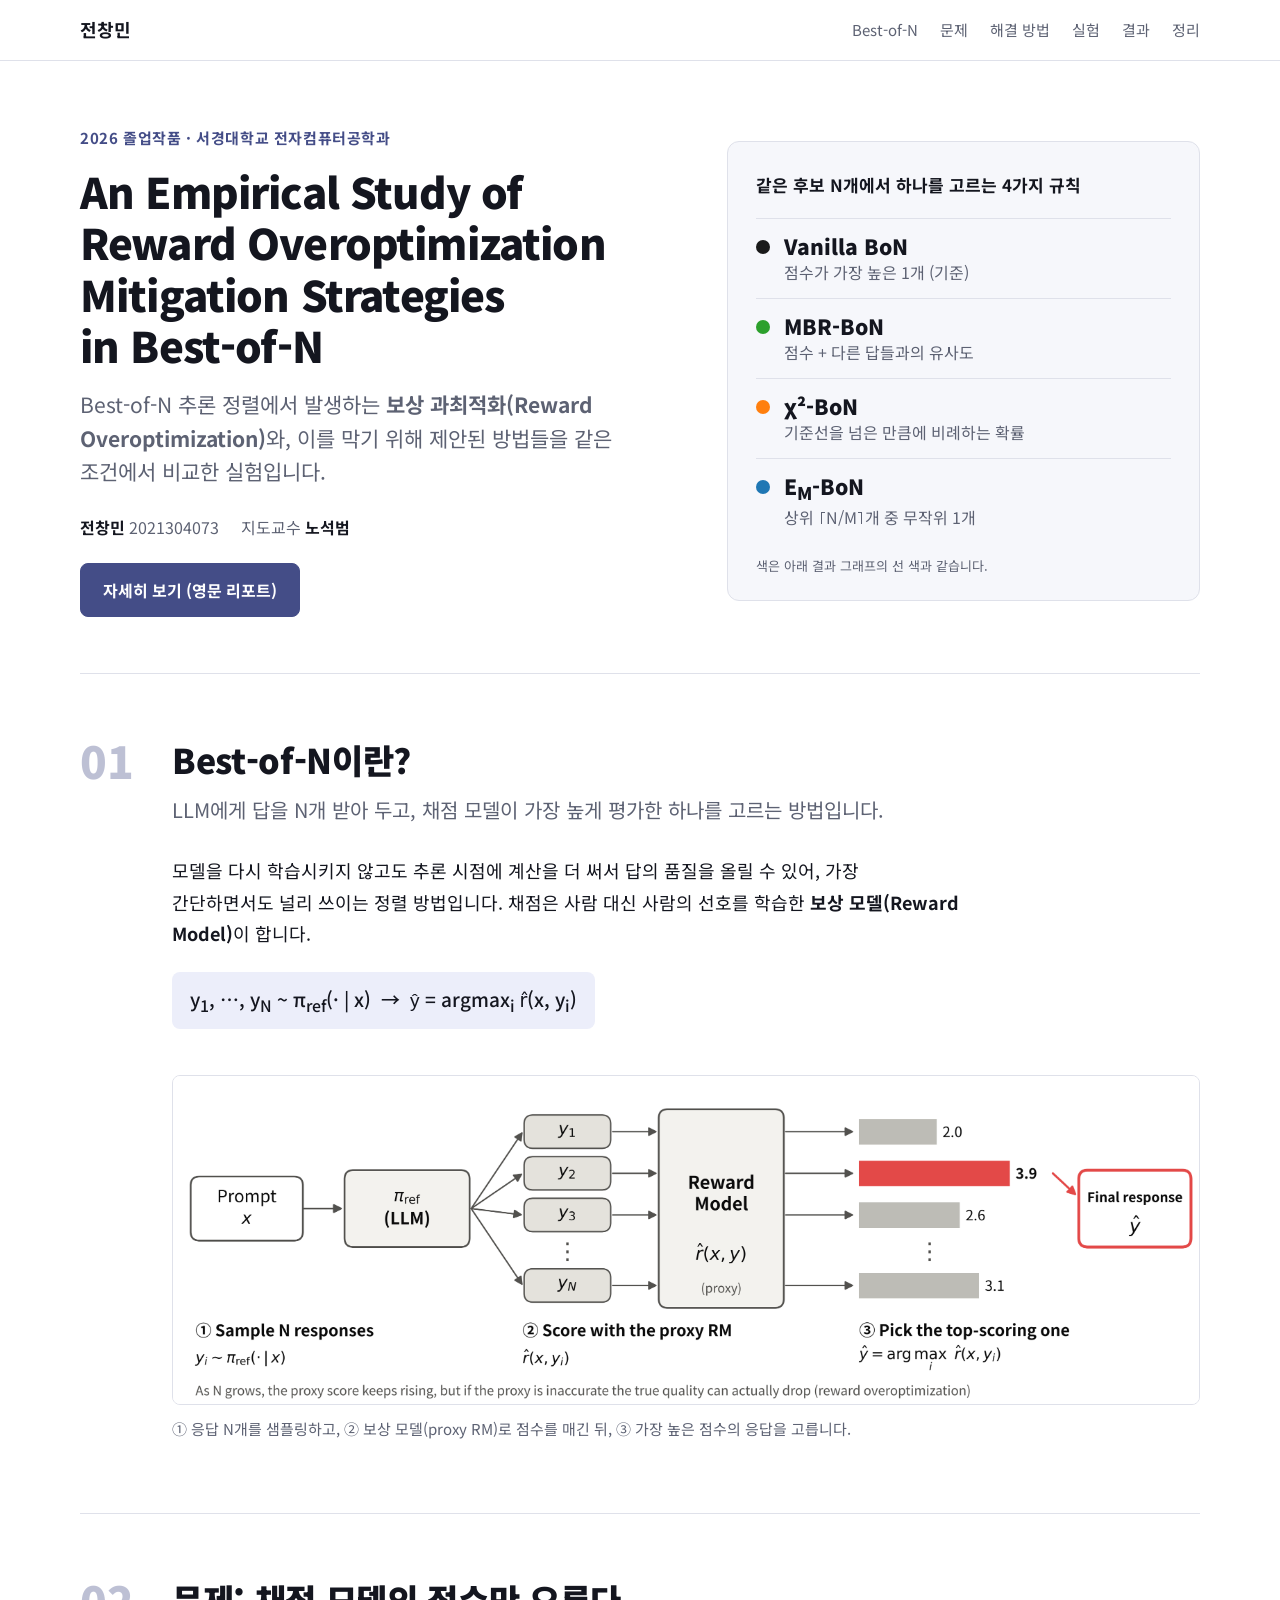
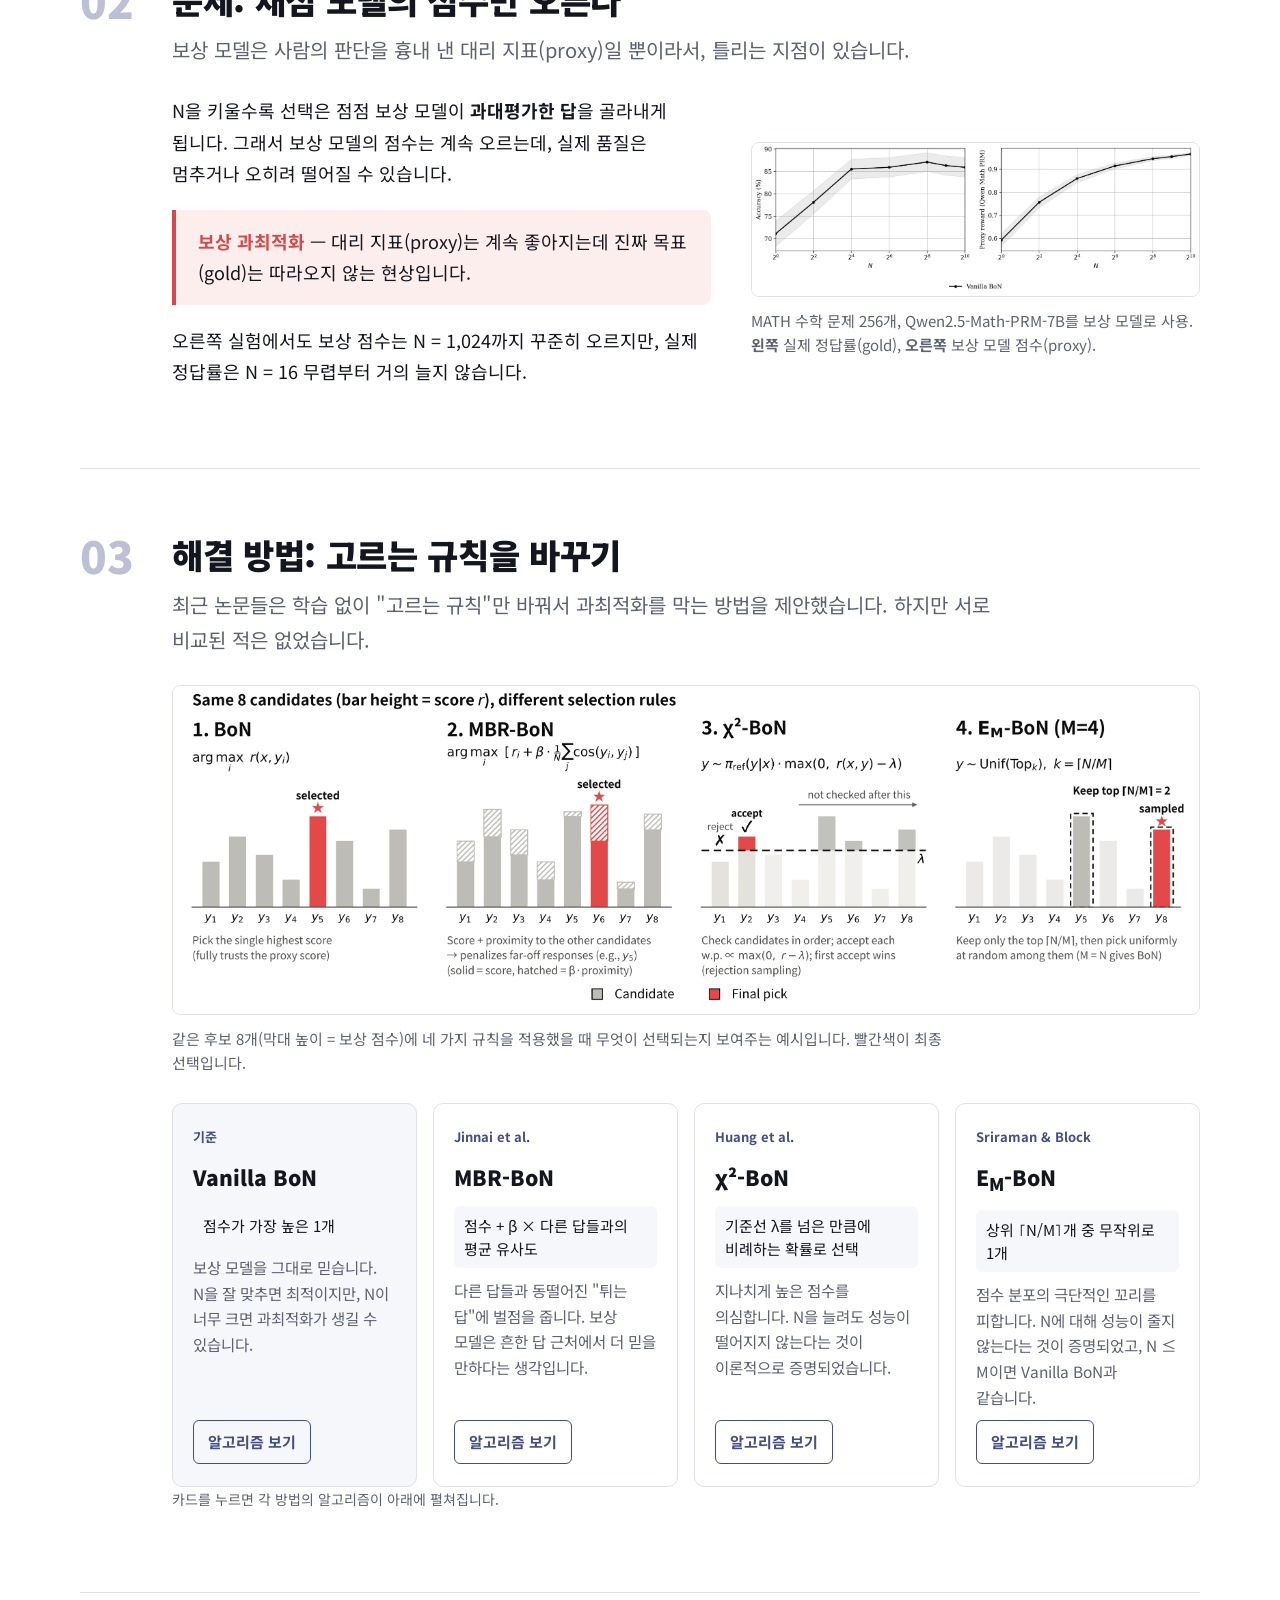
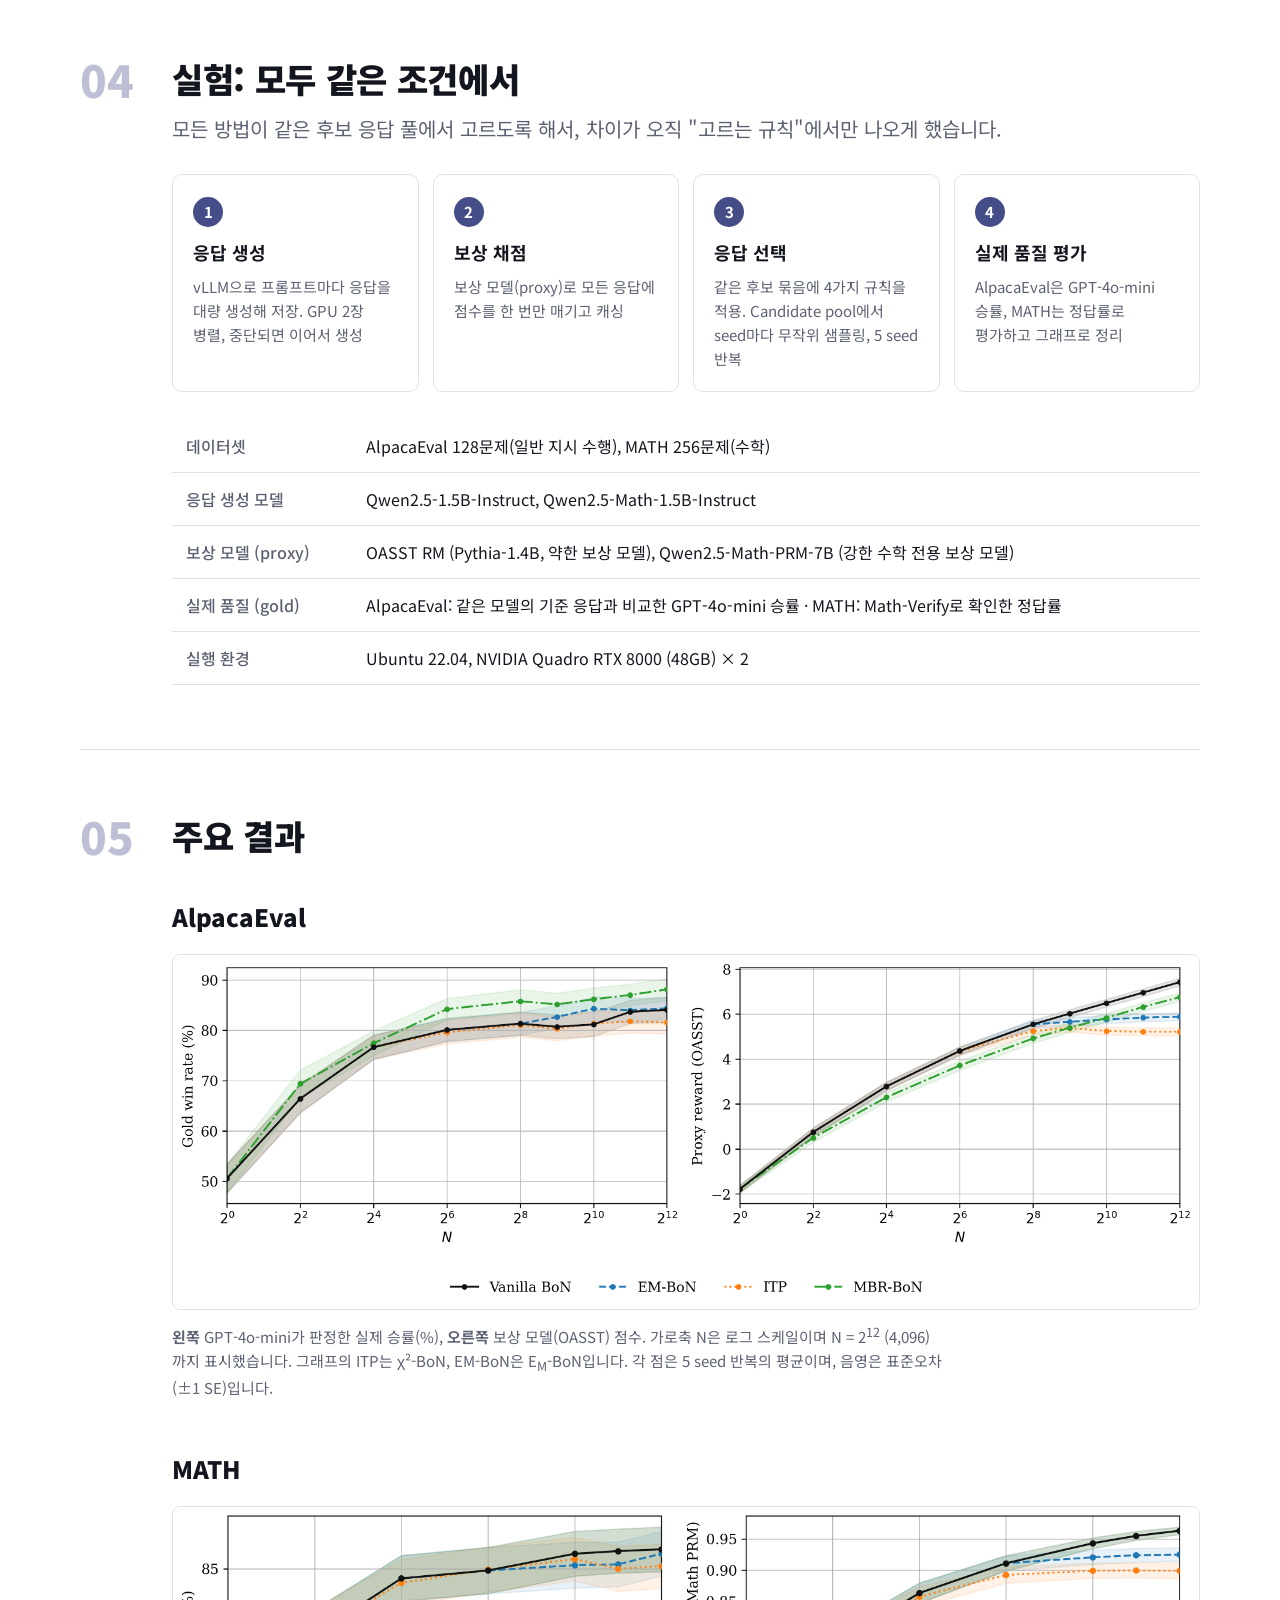
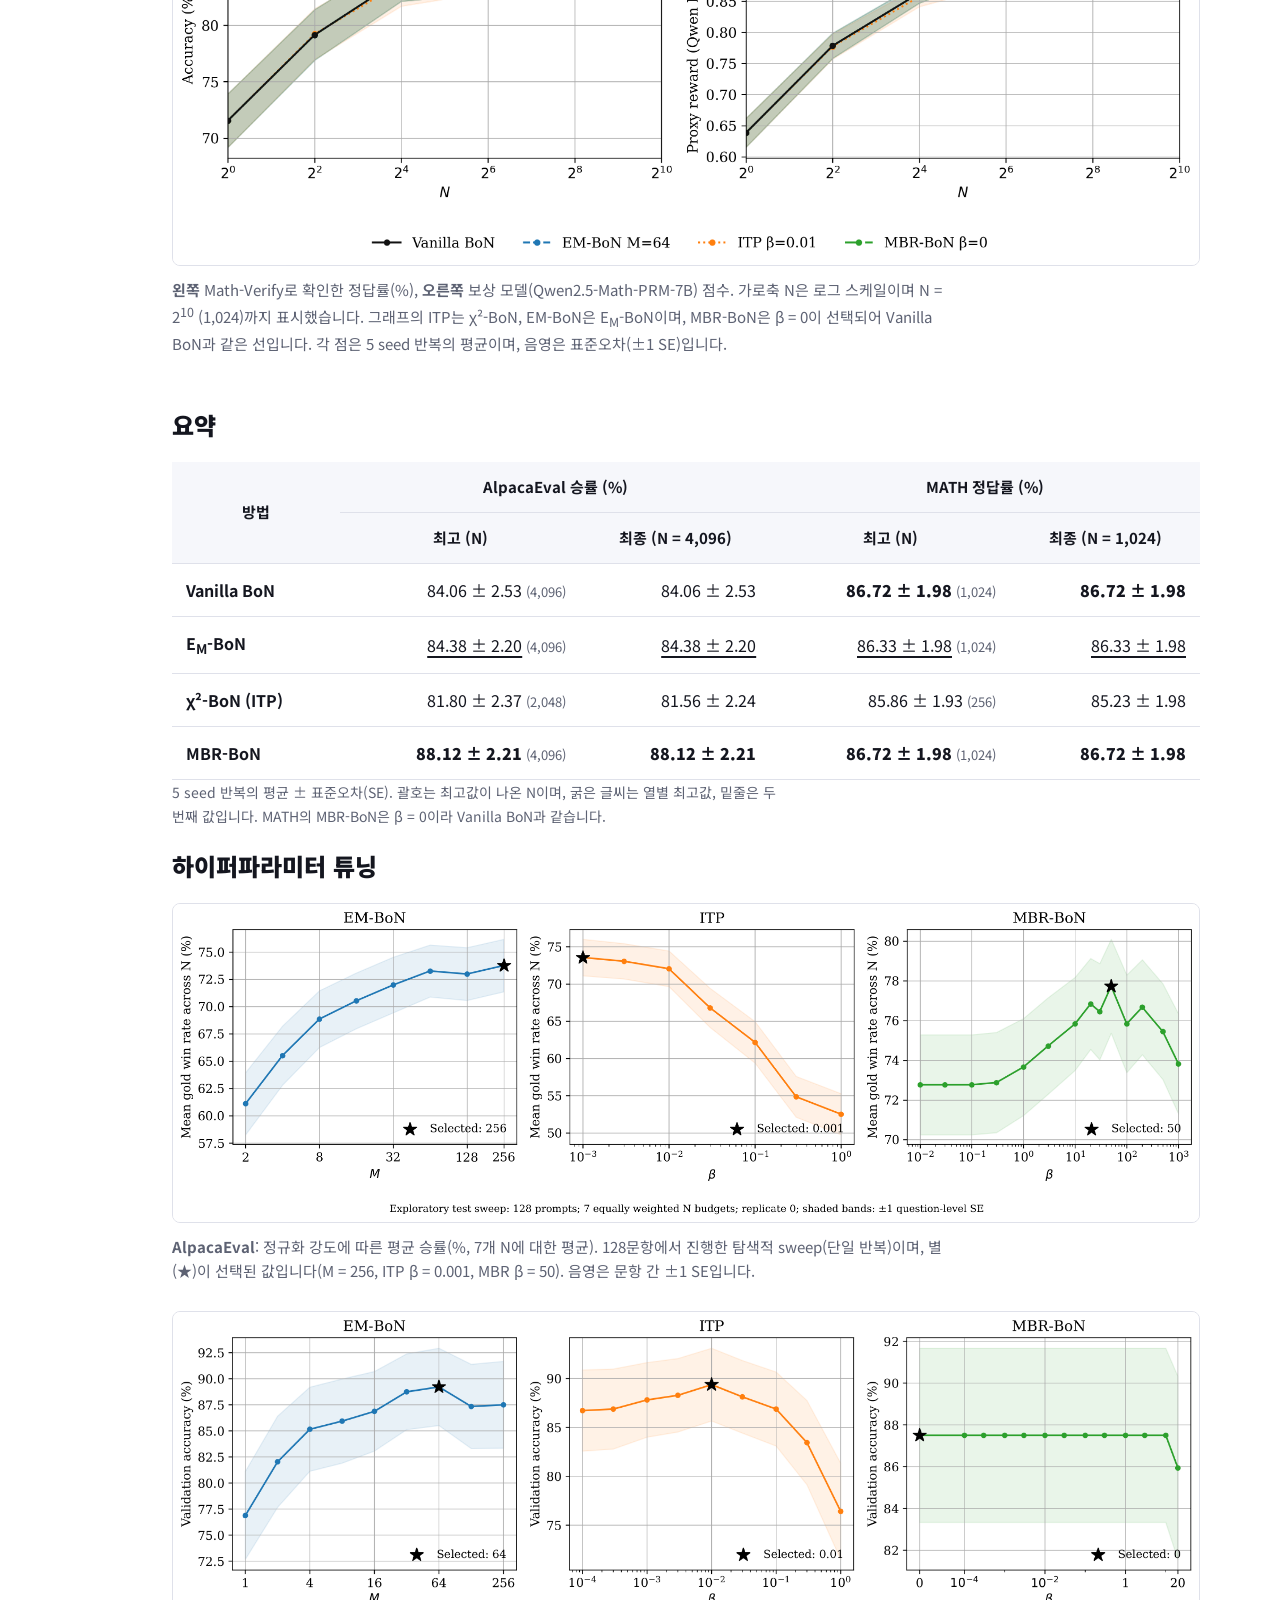
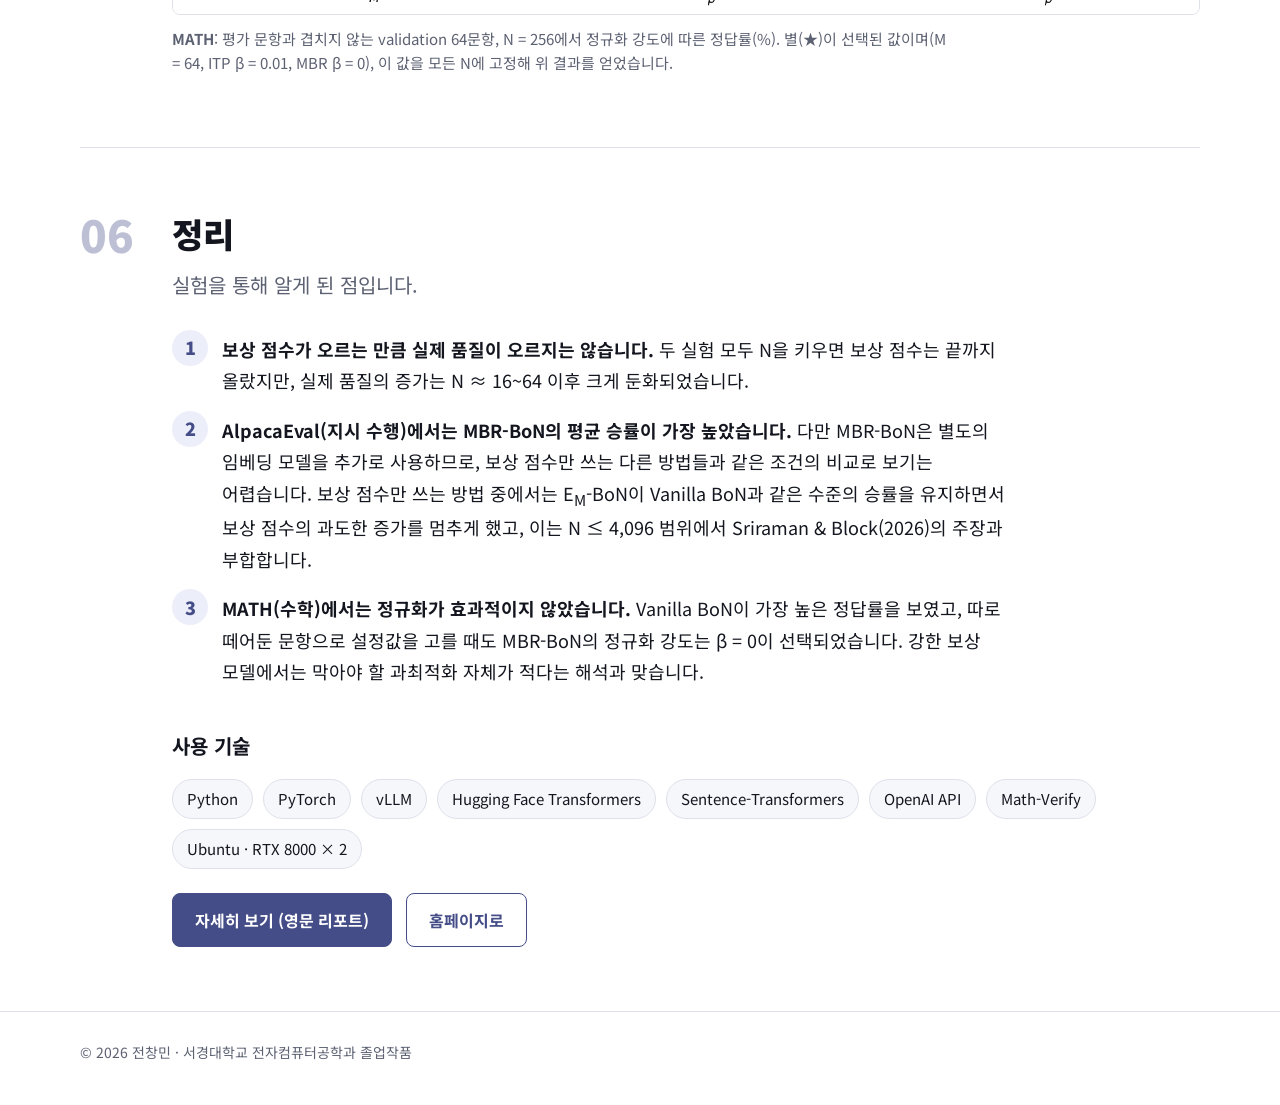
<file: capstone.html>
<!DOCTYPE html>
<html lang="ko">
<head>
  <meta charset="utf-8">
  <meta name="viewport" content="width=device-width, initial-scale=1">
  <meta name="description" content="졸업작품: Best-of-N 추론 정렬에서 보상 과최적화(Reward Overoptimization)를 완화하는 방법들을 하나의 조건에서 비교한 실험.">
  <title>Reward Overoptimization in Best-of-N · 졸업작품 · 전창민</title>
  <link rel="preconnect" href="https://fonts.googleapis.com">
  <link rel="preconnect" href="https://fonts.gstatic.com" crossorigin>
  <link rel="stylesheet" href="https://fonts.googleapis.com/css2?family=Noto+Sans+KR:wght@400;500;700;900&display=swap">
  <style>
/* Layout: wide exhibition page read on a booth monitor. Numbered chapters, big figures, short text. Light theme on purpose, matching the homepage. */
:root {
  --ink:#14161f; --muted:#5d6273; --accent:#444d87; --accent-soft:#eceefa;
  --line:#dfe1ea; --soft:#f6f7fb; --bg:#ffffff; --hot:#d94848; --hot-soft:#fdeeee;
  --sans:"Noto Sans KR",-apple-system,BlinkMacSystemFont,"Segoe UI",sans-serif;
  color-scheme: light;
}
* { box-sizing:border-box; }
html { scroll-behavior:smooth; scroll-padding-top:80px; }
body { margin:0; background:var(--bg); color:var(--ink); font:18px/1.75 var(--sans); word-break:keep-all; }
a { color:var(--accent); text-underline-offset:3px; }
a:focus-visible { outline:2px solid var(--accent); outline-offset:4px; }
.wrap { width:min(1120px, calc(100% - 48px)); margin-inline:auto; }
.topbar { position:sticky; top:0; z-index:5; background:rgba(255,255,255,.94); backdrop-filter:blur(6px); border-bottom:1px solid var(--line); }
.nav-row { min-height:60px; display:flex; align-items:center; justify-content:space-between; gap:24px; }
.brand { font-weight:700; color:var(--ink); text-decoration:none; }
.nav { display:flex; gap:22px; flex-wrap:wrap; font-size:15px; }
.nav a { color:var(--muted); text-decoration:none; }
.nav a:hover { color:var(--accent); }

/* Hero */
.hero { display:grid; grid-template-columns:minmax(0,1.25fr) minmax(0,1fr); gap:56px; align-items:center; padding:64px 0 56px; }
.eyebrow { margin:0 0 14px; color:var(--accent); font-size:15px; font-weight:700; letter-spacing:.04em; }
h1 { margin:0 0 18px; font-size:42px; line-height:1.22; font-weight:900; letter-spacing:-.02em; text-wrap:balance; }
.sub { margin:0 0 24px; font-size:21px; line-height:1.6; color:var(--muted); max-width:30em; }
.byline { display:flex; gap:10px 22px; flex-wrap:wrap; font-size:16px; color:var(--muted); }
.byline b { color:var(--ink); font-weight:700; }
.glance { border:1px solid var(--line); border-radius:12px; padding:28px 28px 22px; background:var(--soft); }
.g-head { margin:0 0 18px; font-size:17px; font-weight:700; }
.g-row { display:grid; grid-template-columns:minmax(0,1fr) auto; gap:6px 16px; align-items:baseline; padding:16px 0; border-top:1px solid var(--line); }
.g-label { font-size:16px; color:var(--muted); }
.g-label small { font-size:13px; }
.g-nums { font-variant-numeric:tabular-nums; white-space:nowrap; font-size:22px; color:var(--muted); }
.g-nums i { font-style:normal; margin:0 8px; font-size:18px; }
.g-nums b { font-size:36px; font-weight:900; color:var(--ink); }
.g-bar { grid-column:1 / -1; display:flex; height:10px; border-radius:999px; overflow:hidden; background:#e6e8f0; }
.g-bar span { background:#b9bed6; }
.g-bar span.up { background:var(--accent); }
.g-delta { grid-column:1 / -1; font-size:15px; font-weight:700; color:var(--accent); }
.g-delta.hot { color:var(--hot); }
.g-row:first-of-type .g-bar span.up { background:var(--hot); }
.g-foot { margin:12px 0 0; font-size:13px; color:var(--muted); }
.mlist { list-style:none; margin:0; padding:0; }
.mlist li { display:grid; grid-template-columns:14px minmax(0,1fr); gap:14px; align-items:start; padding:14px 0; border-top:1px solid var(--line); }
.mlist i { width:14px; height:14px; border-radius:50%; margin-top:7px; }
.mlist b { display:block; font-size:21px; font-weight:900; line-height:1.3; }
.mlist span { display:block; font-size:16px; color:var(--muted); line-height:1.5; }

/* Chapters */
.chapter { border-top:1px solid var(--line); padding:64px 0; }
.ch-head { display:grid; grid-template-columns:72px minmax(0,1fr); gap:20px; margin-bottom:28px; }
.ch-num { font-size:44px; line-height:1; font-weight:900; color:var(--accent); opacity:.35; font-variant-numeric:tabular-nums; }
h2 { margin:0 0 10px; font-size:34px; line-height:1.3; font-weight:900; letter-spacing:-.01em; text-wrap:balance; }
.ch-lede { margin:0; font-size:20px; color:var(--muted); max-width:42em; }
.body { margin-left:92px; }
.body p { max-width:44em; margin:0 0 16px; }
.formula { display:inline-block; margin:6px 0 18px; padding:10px 18px; background:var(--accent-soft); border-radius:8px; font-size:19px; font-weight:500; }
figure { margin:28px 0 8px; }
figure img { display:block; width:100%; height:auto; border:1px solid var(--line); border-radius:8px; background:#fff; }
figcaption { margin-top:12px; font-size:15px; color:var(--muted); line-height:1.6; max-width:52em; }
.split { display:grid; grid-template-columns:minmax(0,1.2fr) minmax(0,1fr); gap:40px; align-items:center; }
.split figure { margin:0; }

.callout { border-left:4px solid var(--hot); background:var(--hot-soft); padding:16px 22px; border-radius:0 8px 8px 0; margin:20px 0; max-width:44em; }
.callout b { color:var(--hot); }

/* Method cards */
.methods { display:grid; grid-template-columns:repeat(4,minmax(0,1fr)); gap:16px; margin-top:28px; }
.method { border:1px solid var(--line); border-radius:10px; padding:22px 20px; display:flex; flex-direction:column; gap:10px; background:#fff; }
.method h3 { margin:0; font-size:21px; font-weight:900; }
.method .rule { font-size:15px; background:var(--soft); border-radius:6px; padding:8px 10px; line-height:1.55; }
.method p { margin:0; font-size:15.5px; line-height:1.65; color:var(--muted); }
.method .tag { font-size:13px; font-weight:700; color:var(--accent); }
.method.base { background:var(--soft); }
.method { cursor:pointer; transition:border-color .15s, box-shadow .15s; }
.method:hover { border-color:var(--accent); }
.method.on { border-color:var(--accent); box-shadow:0 0 0 2px var(--accent) inset; }
.more-btn { margin-top:auto; align-self:flex-start; font:inherit; font-size:15px; font-weight:700; color:var(--accent); background:none; border:1px solid var(--accent); border-radius:6px; padding:8px 14px; min-height:40px; cursor:pointer; }
.more-btn:focus-visible { outline:2px solid var(--accent); outline-offset:3px; }
.method.on .more-btn { background:var(--accent); color:#fff; }
.hint { font-size:14px; color:var(--muted); margin:14px 0 0; }
.alg { margin-top:18px; border:1px solid var(--accent); border-radius:10px; padding:24px 28px; background:var(--accent-soft); }
.alg h3 { margin:0 0 12px; font-size:22px; font-weight:900; }
.alg ol { margin:0; padding-left:24px; display:grid; gap:8px; font-size:17px; }
.alg-note { margin:16px 0 0; font-size:15.5px; color:var(--muted); max-width:52em; }

/* Pipeline */
.pipeline { display:grid; grid-template-columns:repeat(4,minmax(0,1fr)); gap:14px; margin:28px 0; counter-reset:step; }
.step { position:relative; border:1px solid var(--line); border-radius:10px; padding:20px; background:#fff; }
.step::before { counter-increment:step; content:counter(step); display:inline-grid; place-items:center; width:30px; height:30px; border-radius:50%; background:var(--accent); color:#fff; font-weight:700; font-size:15px; margin-bottom:10px; }
.step h3 { margin:0 0 6px; font-size:18px; }
.step p { margin:0; font-size:15px; color:var(--muted); line-height:1.6; }
.setup { width:100%; border-collapse:collapse; font-size:16px; margin-top:8px; }
.setup th, .setup td { text-align:left; padding:12px 14px; border-bottom:1px solid var(--line); vertical-align:top; }
.setup th { width:180px; color:var(--muted); font-weight:500; }

/* Findings */
.findings { display:grid; grid-template-columns:repeat(3,minmax(0,1fr)); gap:16px; margin-top:24px; }
.finding { border:1px solid var(--line); border-radius:10px; padding:22px; background:#fff; }
.finding .who { font-size:14px; font-weight:700; color:var(--accent); margin-bottom:6px; }
.finding h3 { margin:0 0 8px; font-size:20px; line-height:1.4; }
.finding p { margin:0; font-size:15.5px; color:var(--muted); line-height:1.65; }
.note { font-size:14px; color:var(--muted); margin-top:16px; }
.res-h { margin:8px 0 0; font-size:24px; font-weight:900; }
.body figure + .res-h, .body figure + h3 { margin-top:48px; }
.table-wrap { overflow-x:auto; margin-top:16px; }
.restab { width:100%; min-width:640px; border-collapse:collapse; font-size:16px; font-variant-numeric:tabular-nums; }
.restab th, .restab td { padding:12px 14px; border-bottom:1px solid var(--line); white-space:nowrap; }
.restab thead th { background:var(--soft); font-weight:700; text-align:center; font-size:15px; }
.restab thead tr:first-child th { border-bottom:1px solid var(--line); }
.restab tbody th { text-align:left; font-weight:700; }
.restab td { text-align:right; }
.restab td b { font-weight:900; color:var(--ink); }
.restab td u { text-underline-offset:4px; text-decoration-thickness:2px; }
.restab td small { color:var(--muted); font-size:13px; }
.tab-note { margin:12px 0 0; font-size:14px; color:var(--muted); }
.res-h + figure { margin-top:16px; }
.body figure + .res-h { margin-top:48px; }
.fig-slot { margin-top:16px; min-height:260px; border:2px dashed var(--line); border-radius:8px; display:grid; place-items:center; color:var(--muted); font-size:16px; background:var(--soft); }

.takeaways { display:grid; gap:14px; margin-top:8px; max-width:48em; }
.takeaway { display:grid; grid-template-columns:36px minmax(0,1fr); gap:14px; align-items:start; }
.takeaway .dot { width:36px; height:36px; border-radius:50%; background:var(--accent-soft); color:var(--accent); display:grid; place-items:center; font-weight:900; }
.takeaway p { margin:4px 0 0; }

.chips { display:flex; flex-wrap:wrap; gap:10px; margin:16px 0 24px; }
.chip { border:1px solid var(--line); background:var(--soft); border-radius:999px; padding:6px 14px; font-size:15px; }
.tbd { background:#fff3b0; color:#6b5200; border-radius:4px; padding:0 6px; font-size:.9em; font-weight:700; }

.more { display:flex; gap:14px; flex-wrap:wrap; margin-top:12px; }
.btn { display:inline-block; padding:12px 22px; border-radius:8px; border:1px solid var(--accent); color:var(--accent); text-decoration:none; font-weight:700; font-size:16px; }
.btn.primary { background:var(--accent); color:#fff; }
footer { border-top:1px solid var(--line); padding:28px 0 40px; color:var(--muted); font-size:14px; }

@media (max-width:900px) {
  body { font-size:17px; }
  .hero, .split { grid-template-columns:1fr; gap:32px; }
  h1 { font-size:32px; }
  .methods, .pipeline { grid-template-columns:repeat(2,minmax(0,1fr)); }
  .findings { grid-template-columns:1fr; }
  .body { margin-left:0; }
  .ch-head { grid-template-columns:1fr; gap:6px; }
}
@media (max-width:560px) {
  .wrap { width:calc(100% - 32px); }
  h1 { font-size:26px; }
  h2 { font-size:27px; }
  .methods, .pipeline { grid-template-columns:1fr; }
  .nav { display:none; }
  .setup th { width:110px; }
}
@media (prefers-reduced-motion:reduce) { html { scroll-behavior:auto; } }
  </style>
</head>
<body>
<header class="topbar">
  <div class="wrap nav-row">
    <a class="brand" href="index.html">전창민</a>
    <nav class="nav" aria-label="페이지 목차">
      <a href="#bon">Best-of-N</a><a href="#problem">문제</a><a href="#methods">해결 방법</a><a href="#setup">실험</a><a href="#results">결과</a><a href="#takeaway">정리</a>
    </nav>
  </div>
</header>

<main class="wrap">
  <section class="hero" aria-labelledby="title">
    <div>
      <p class="eyebrow">2026 졸업작품 · 서경대학교 전자컴퓨터공학과</p>
      <h1 id="title">An Empirical Study of Reward Overoptimization Mitigation Strategies in Best-of-N</h1>
      <p class="sub">Best-of-N 추론 정렬에서 발생하는 <b>보상 과최적화(Reward Overoptimization)</b>와, 이를 막기 위해 제안된 방법들을 같은 조건에서 비교한 실험입니다.</p>
      <div class="byline"><span><b>전창민</b> 2021304073</span><span>지도교수 <b>노석범</b></span></div>
      <div class="more" style="margin-top:22px"><a class="btn primary" href="bon.html">자세히 보기 (영문 리포트)</a></div>
    </div>
    <div class="glance" aria-label="비교한 방법">
      <p class="g-head">같은 후보 N개에서 하나를 고르는 4가지 규칙</p>
      <ul class="mlist">
        <li><i style="background:#1a1a1a"></i><div><b>Vanilla BoN</b><span>점수가 가장 높은 1개 (기준)</span></div></li>
        <li><i style="background:#2ca02c"></i><div><b>MBR-BoN</b><span>점수 + 다른 답들과의 유사도</span></div></li>
        <li><i style="background:#ff7f0e"></i><div><b>χ²-BoN</b><span>기준선을 넘은 만큼에 비례하는 확률</span></div></li>
        <li><i style="background:#1f77b4"></i><div><b>E<sub>M</sub>-BoN</b><span>상위 ⌈N/M⌉개 중 무작위 1개</span></div></li>
      </ul>
      <p class="g-foot">색은 아래 결과 그래프의 선 색과 같습니다.</p>
</div>
  </section>

  <section class="chapter" id="bon" aria-labelledby="bon-h">
    <div class="ch-head"><div class="ch-num">01</div><div>
      <h2 id="bon-h">Best-of-N이란?</h2>
      <p class="ch-lede">LLM에게 답을 N개 받아 두고, 채점 모델이 가장 높게 평가한 하나를 고르는 방법입니다.</p>
    </div></div>
    <div class="body">
      <p>모델을 다시 학습시키지 않고도 추론 시점에 계산을 더 써서 답의 품질을 올릴 수 있어, 가장 간단하면서도 널리 쓰이는 정렬 방법입니다. 채점은 사람 대신 사람의 선호를 학습한 <b>보상 모델(Reward Model)</b>이 합니다.</p>
      <div class="formula">y<sub>1</sub>, …, y<sub>N</sub> ~ π<sub>ref</sub>(· | x) &nbsp;→&nbsp; ŷ = argmax<sub>i</sub> r̂(x, y<sub>i</sub>)</div>
      <figure>
        <img src="figures/bon/bon-flow.png" alt="프롬프트 x를 LLM에 넣어 응답 y1부터 yN까지 N개를 만들고, 보상 모델이 각각 점수를 매겨 가장 높은 점수의 응답을 최종 답으로 고르는 흐름도." loading="lazy">
        <figcaption>① 응답 N개를 샘플링하고, ② 보상 모델(proxy RM)로 점수를 매긴 뒤, ③ 가장 높은 점수의 응답을 고릅니다.</figcaption>
      </figure>
    </div>
  </section>

  <section class="chapter" id="problem" aria-labelledby="problem-h">
    <div class="ch-head"><div class="ch-num">02</div><div>
      <h2 id="problem-h">문제: 채점 모델의 점수만 오른다</h2>
      <p class="ch-lede">보상 모델은 사람의 판단을 흉내 낸 대리 지표(proxy)일 뿐이라서, 틀리는 지점이 있습니다.</p>
    </div></div>
    <div class="body">
      <div class="split">
        <div>
          <p>N을 키울수록 선택은 점점 보상 모델이 <b>과대평가한 답</b>을 골라내게 됩니다. 그래서 보상 모델의 점수는 계속 오르는데, 실제 품질은 멈추거나 오히려 떨어질 수 있습니다.</p>
          <div class="callout"><b>보상 과최적화</b> — 대리 지표(proxy)는 계속 좋아지는데 진짜 목표(gold)는 따라오지 않는 현상입니다.</div>
          <p>오른쪽 실험에서도 보상 점수는 N = 1,024까지 꾸준히 오르지만, 실제 정답률은 N = 16 무렵부터 거의 늘지 않습니다.</p>
        </div>
        <figure>
          <img src="figures/bon/math-prm-vanilla.jpg" alt="MATH에서 vanilla BoN의 결과. 왼쪽 정답률은 N=16 이후 약 86~87%에서 평평해지고, 오른쪽 보상 점수는 0.59에서 0.97까지 계속 오른다." loading="lazy">
          <figcaption>MATH 수학 문제 256개, Qwen2.5-Math-PRM-7B를 보상 모델로 사용. <b>왼쪽</b> 실제 정답률(gold), <b>오른쪽</b> 보상 모델 점수(proxy).</figcaption>
        </figure>
      </div>
    </div>
  </section>

  <section class="chapter" id="methods" aria-labelledby="methods-h">
    <div class="ch-head"><div class="ch-num">03</div><div>
      <h2 id="methods-h">해결 방법: 고르는 규칙을 바꾸기</h2>
      <p class="ch-lede">최근 논문들은 학습 없이 "고르는 규칙"만 바꿔서 과최적화를 막는 방법을 제안했습니다. 하지만 서로 비교된 적은 없었습니다.</p>
    </div></div>
    <div class="body">
      <figure>
        <img src="figures/bon/bon-methods.png" alt="같은 8개 후보에 네 가지 선택 규칙을 적용한 예시. BoN은 최고점을, MBR-BoN은 점수와 다른 후보와의 유사도 합이 가장 큰 것을, χ²-BoN은 기준선 λ를 넘는 후보를 순서대로 확률적으로 수락하고, EM-BoN은 상위 두 개 중 하나를 무작위로 고른다." loading="lazy">
        <figcaption>같은 후보 8개(막대 높이 = 보상 점수)에 네 가지 규칙을 적용했을 때 무엇이 선택되는지 보여주는 예시입니다. 빨간색이 최종 선택입니다.</figcaption>
      </figure>
      <div class="methods">
        <article class="method base" data-alg="bon">
          <span class="tag">기준</span>
          <h3>Vanilla BoN</h3>
          <div class="rule">점수가 가장 높은 1개</div>
          <p>보상 모델을 그대로 믿습니다. N을 잘 맞추면 최적이지만, N이 너무 크면 과최적화가 생길 수 있습니다.</p>
          <button class="more-btn" type="button" aria-expanded="false" aria-controls="alg-bon">알고리즘 보기</button>
        </article>
        <article class="method " data-alg="mbr">
          <span class="tag">Jinnai et al.</span>
          <h3>MBR-BoN</h3>
          <div class="rule">점수 + β × 다른 답들과의 평균 유사도</div>
          <p>다른 답들과 동떨어진 "튀는 답"에 벌점을 줍니다. 보상 모델은 흔한 답 근처에서 더 믿을 만하다는 생각입니다.</p>
          <button class="more-btn" type="button" aria-expanded="false" aria-controls="alg-mbr">알고리즘 보기</button>
        </article>
        <article class="method " data-alg="chi">
          <span class="tag">Huang et al.</span>
          <h3>χ²-BoN</h3>
          <div class="rule">기준선 λ를 넘은 만큼에 비례하는 확률로 선택</div>
          <p>지나치게 높은 점수를 의심합니다. N을 늘려도 성능이 떨어지지 않는다는 것이 이론적으로 증명되었습니다.</p>
          <button class="more-btn" type="button" aria-expanded="false" aria-controls="alg-chi">알고리즘 보기</button>
        </article>
        <article class="method " data-alg="em">
          <span class="tag">Sriraman &amp; Block</span>
          <h3>E<sub>M</sub>-BoN</h3>
          <div class="rule">상위 ⌈N/M⌉개 중 무작위로 1개</div>
          <p>점수 분포의 극단적인 꼬리를 피합니다. N에 대해 성능이 줄지 않는다는 것이 증명되었고, N ≤ M이면 Vanilla BoN과 같습니다.</p>
          <button class="more-btn" type="button" aria-expanded="false" aria-controls="alg-em">알고리즘 보기</button>
        </article>
      </div>
      <p class="hint">카드를 누르면 각 방법의 알고리즘이 아래에 펼쳐집니다.</p>
      <div class="alg" id="alg-bon" hidden>
        <h3>Vanilla BoN 알고리즘</h3>
        <ol>
          <li><b>입력:</b> 기준 모델 π<sub>ref</sub>, 보상 모델 r̂, 프롬프트 x, 후보 수 N</li>
          <li>π<sub>ref</sub>에서 응답 y<sub>1</sub>, …, y<sub>N</sub>을 뽑습니다.</li>
          <li>각 응답의 점수 r̂(x, y<sub>i</sub>)를 계산합니다.</li>
          <li>점수가 가장 높은 응답 ŷ = argmax<sub>i</sub> r̂(x, y<sub>i</sub>)를 반환합니다.</li>
        </ol>
        <p class="alg-note">N = 1이면 π<sub>ref</sub>에서 뽑은 응답 하나를 그대로 반환합니다. 응답 생성과 채점 외에 추가 계산이 없습니다.</p>
      </div>
      <div class="alg" id="alg-mbr" hidden>
        <h3>MBR-BoN 알고리즘</h3>
        <ol>
          <li><b>입력:</b> π<sub>ref</sub>, 보상 모델 r̂, 문장 유사도 sim, 프롬프트 x, 후보 수 N, 강도 β</li>
          <li>π<sub>ref</sub>에서 응답 y<sub>1</sub>, …, y<sub>N</sub>을 뽑습니다.</li>
          <li>각 응답 i마다 점수 s<sub>i</sub> = r̂(x, y<sub>i</sub>) + β · (1/N) Σ<sub>j</sub> sim(y<sub>i</sub>, y<sub>j</sub>)를 계산합니다.</li>
          <li>s<sub>i</sub>가 가장 큰 응답을 반환합니다.</li>
        </ol>
        <p class="alg-note">이 실험에서 sim은 all-mpnet-base-v2 문장 임베딩의 코사인 유사도입니다. β = 0이면 Vanilla BoN과 같고, β가 아주 크면 보상은 무시하고 다른 답들의 한가운데에 있는 답을 고릅니다. 응답 쌍마다 유사도를 구하므로 N²번 계산이 필요합니다.</p>
      </div>
      <div class="alg" id="alg-chi" hidden>
        <h3>χ²-BoN 알고리즘 (거절 샘플링)</h3>
        <ol>
          <li><b>입력:</b> π<sub>ref</sub>, 보상 모델 r̂, 프롬프트 x, 후보 수 N, 강도 β</li>
          <li>π<sub>ref</sub>에서 응답 y<sub>1</sub>, …, y<sub>N</sub>을 뽑습니다.</li>
          <li>가중치 w(y) = max(0, r̂(x, y) − λ) / β를 정합니다. 기준선 λ는 w의 평균이 1이 되도록 N개 샘플로 추정하고, w의 상한을 B라고 둡니다.</li>
          <li>i = 1부터 N까지 차례로, 확률 min(w(y<sub>i</sub>) / B, 1)로 y<sub>i</sub>를 수락합니다. 처음 수락된 응답을 반환합니다.</li>
          <li>하나도 수락되지 않으면 Vanilla BoN의 결과(점수 최고 응답)를 반환합니다.</li>
        </ol>
        <p class="alg-note">원 논문은 5단계에서 π<sub>ref</sub>의 새 샘플을 반환하지만, 이 실험에서는 Vanilla BoN으로 대신했습니다. β가 클수록 λ가 낮아져 더 많은 후보가 살아남고 π<sub>ref</sub> 쪽으로 끌려가며, β가 0에 가까우면 상위 후보만 남아 Vanilla BoN에 가까워집니다.</p>
      </div>
      <div class="alg" id="alg-em" hidden>
        <h3>E<sub>M</sub>-BoN 알고리즘</h3>
        <ol>
          <li><b>입력:</b> π<sub>ref</sub>, 보상 모델 r̂, 프롬프트 x, 후보 수 N, 정규화 강도 M ≥ 1</li>
          <li>π<sub>ref</sub>에서 응답 y<sub>1</sub>, …, y<sub>N</sub>을 뽑습니다.</li>
          <li>점수 r̂ 기준 상위 k = ⌈N/M⌉개만 남깁니다.</li>
          <li>남은 k개 중 하나를 균등한 확률로 무작위 선택해 반환합니다.</li>
        </ol>
        <p class="alg-note">N ≤ M이면 k = 1이라 Vanilla BoN과 똑같습니다. 그래서 결과 그래프에서 E<sub>M</sub>-BoN(M = 256)은 N = 2<sup>8</sup>까지 Vanilla BoN과 같은 선을 그립니다. M = 1이면 π<sub>ref</sub>에서 무작위로 하나를 고르는 것과 같습니다.</p>
      </div>
    </div>
  </section>

  <section class="chapter" id="setup" aria-labelledby="setup-h">
    <div class="ch-head"><div class="ch-num">04</div><div>
      <h2 id="setup-h">실험: 모두 같은 조건에서</h2>
      <p class="ch-lede">모든 방법이 같은 후보 응답 풀에서 고르도록 해서, 차이가 오직 "고르는 규칙"에서만 나오게 했습니다.</p>
    </div></div>
    <div class="body">
      <div class="pipeline">
        <div class="step"><h3>응답 생성</h3><p>vLLM으로 프롬프트마다 응답을 대량 생성해 저장. GPU 2장 병렬, 중단되면 이어서 생성</p></div>
        <div class="step"><h3>보상 채점</h3><p>보상 모델(proxy)로 모든 응답에 점수를 한 번만 매기고 캐싱</p></div>
        <div class="step"><h3>응답 선택</h3><p>같은 후보 묶음에 4가지 규칙을 적용. Candidate pool에서 seed마다 무작위 샘플링, 5 seed 반복</p></div>
        <div class="step"><h3>실제 품질 평가</h3><p>AlpacaEval은 GPT-4o-mini 승률, MATH는 정답률로 평가하고 그래프로 정리</p></div>
      </div>
      <table class="setup">
        <tbody>
          <tr><th>데이터셋</th><td>AlpacaEval 128문제(일반 지시 수행), MATH 256문제(수학)</td></tr>
          <tr><th>응답 생성 모델</th><td>Qwen2.5-1.5B-Instruct, Qwen2.5-Math-1.5B-Instruct</td></tr>
          <tr><th>보상 모델 (proxy)</th><td>OASST RM (Pythia-1.4B, 약한 보상 모델), Qwen2.5-Math-PRM-7B (강한 수학 전용 보상 모델)</td></tr>
          <tr><th>실제 품질 (gold)</th><td>AlpacaEval: 같은 모델의 기준 응답과 비교한 GPT-4o-mini 승률 · MATH: Math-Verify로 확인한 정답률</td></tr>
          <tr><th>실행 환경</th><td>Ubuntu 22.04, NVIDIA Quadro RTX 8000 (48GB) × 2</td></tr>
        </tbody>
      </table>
    </div>
  </section>

  <section class="chapter" id="results" aria-labelledby="results-h">
    <div class="ch-head"><div class="ch-num">05</div><div>
      <h2 id="results-h">주요 결과</h2>
    </div></div>
    <div class="body">
      <h3 class="res-h">AlpacaEval</h3>
      <figure>
        <img src="figures/bon/alpacaeval-winrate.png" alt="AlpacaEval에서 네 가지 방법의 결과. 왼쪽은 N에 따른 GPT-4o-mini 승률, 오른쪽은 N에 따른 보상 모델(OASST) 점수." loading="lazy">
        <figcaption><b>왼쪽</b> GPT-4o-mini가 판정한 실제 승률(%), <b>오른쪽</b> 보상 모델(OASST) 점수. 가로축 N은 로그 스케일이며 N = 2<sup>12</sup> (4,096)까지 표시했습니다. 그래프의 ITP는 χ²-BoN, EM-BoN은 E<sub>M</sub>-BoN입니다. 각 점은 5 seed 반복의 평균이며, 음영은 표준오차(±1 SE)입니다.</figcaption>
      </figure>
      <h3 class="res-h">MATH</h3>
      <figure>
        <img src="figures/bon/math-accuracy.png" alt="MATH에서 네 가지 방법의 결과. 왼쪽은 N에 따른 정답률, 오른쪽은 N에 따른 보상 모델(Qwen Math PRM) 점수." loading="lazy">
        <figcaption><b>왼쪽</b> Math-Verify로 확인한 정답률(%), <b>오른쪽</b> 보상 모델(Qwen2.5-Math-PRM-7B) 점수. 가로축 N은 로그 스케일이며 N = 2<sup>10</sup> (1,024)까지 표시했습니다. 그래프의 ITP는 χ²-BoN, EM-BoN은 E<sub>M</sub>-BoN이며, MBR-BoN은 β = 0이 선택되어 Vanilla BoN과 같은 선입니다. 각 점은 5 seed 반복의 평균이며, 음영은 표준오차(±1 SE)입니다.</figcaption>
      </figure>
      <h3 class="res-h">요약</h3>
      <div class="table-wrap">
        <table class="restab">
          <thead>
            <tr><th rowspan="2">방법</th><th colspan="2">AlpacaEval 승률 (%)</th><th colspan="2">MATH 정답률 (%)</th></tr>
            <tr><th>최고 (N)</th><th>최종 (N = 4,096)</th><th>최고 (N)</th><th>최종 (N = 1,024)</th></tr>
          </thead>
          <tbody>
<tr><th scope="row">Vanilla BoN</th><td>84.06 ± 2.53 <small>(4,096)</small></td><td>84.06 ± 2.53</td><td><b>86.72 ± 1.98</b> <small>(1,024)</small></td><td><b>86.72 ± 1.98</b></td></tr>
<tr><th scope="row">E<sub>M</sub>-BoN</th><td><u>84.38 ± 2.20</u> <small>(4,096)</small></td><td><u>84.38 ± 2.20</u></td><td><u>86.33 ± 1.98</u> <small>(1,024)</small></td><td><u>86.33 ± 1.98</u></td></tr>
<tr><th scope="row">χ²-BoN (ITP)</th><td>81.80 ± 2.37 <small>(2,048)</small></td><td>81.56 ± 2.24</td><td>85.86 ± 1.93 <small>(256)</small></td><td>85.23 ± 1.98</td></tr>
<tr><th scope="row">MBR-BoN</th><td><b>88.12 ± 2.21</b> <small>(4,096)</small></td><td><b>88.12 ± 2.21</b></td><td><b>86.72 ± 1.98</b> <small>(1,024)</small></td><td><b>86.72 ± 1.98</b></td></tr>
          </tbody>
        </table>
      </div>
      <p class="tab-note">5 seed 반복의 평균 ± 표준오차(SE). 괄호는 최고값이 나온 N이며, 굵은 글씨는 열별 최고값, 밑줄은 두 번째 값입니다. MATH의 MBR-BoN은 β = 0이라 Vanilla BoN과 같습니다.</p>
      <h3 class="res-h">하이퍼파라미터 튜닝</h3>
      <figure>
        <img src="figures/bon/tuning-alpacaeval.png" alt="AlpacaEval에서 E_M-BoN의 M, ITP의 β, MBR-BoN의 β에 따른 평균 승률. 선택된 값은 각각 256, 0.001, 50." loading="lazy">
        <figcaption><b>AlpacaEval</b>: 정규화 강도에 따른 평균 승률(%, 7개 N에 대한 평균). 128문항에서 진행한 탐색적 sweep(단일 반복)이며, 별(★)이 선택된 값입니다(M = 256, ITP β = 0.001, MBR β = 50). 음영은 문항 간 ±1 SE입니다.</figcaption>
      </figure>
      <figure>
        <img src="figures/bon/tuning-math.png" alt="MATH validation에서 E_M-BoN의 M, ITP의 β, MBR-BoN의 β에 따른 정답률. 선택된 값은 각각 64, 0.01, 0." loading="lazy">
        <figcaption><b>MATH</b>: 평가 문항과 겹치지 않는 validation 64문항, N = 256에서 정규화 강도에 따른 정답률(%). 별(★)이 선택된 값이며(M = 64, ITP β = 0.01, MBR β = 0), 이 값을 모든 N에 고정해 위 결과를 얻었습니다.</figcaption>
      </figure>
    </div>
  </section>

  <section class="chapter" id="takeaway" aria-labelledby="takeaway-h">
    <div class="ch-head"><div class="ch-num">06</div><div>
      <h2 id="takeaway-h">정리</h2>
      <p class="ch-lede">실험을 통해 알게 된 점입니다.</p>
    </div></div>
    <div class="body">
      <div class="takeaways">
        <div class="takeaway"><div class="dot">1</div><p><b>보상 점수가 오르는 만큼 실제 품질이 오르지는 않습니다.</b> 두 실험 모두 N을 키우면 보상 점수는 끝까지 올랐지만, 실제 품질의 증가는 N ≈ 16~64 이후 크게 둔화되었습니다.</p></div>
        <div class="takeaway"><div class="dot">2</div><p><b>AlpacaEval(지시 수행)에서는 MBR-BoN의 평균 승률이 가장 높았습니다.</b> 다만 MBR-BoN은 별도의 임베딩 모델을 추가로 사용하므로, 보상 점수만 쓰는 다른 방법들과 같은 조건의 비교로 보기는 어렵습니다. 보상 점수만 쓰는 방법 중에서는 E<sub>M</sub>-BoN이 Vanilla BoN과 같은 수준의 승률을 유지하면서 보상 점수의 과도한 증가를 멈추게 했고, 이는 N ≤ 4,096 범위에서 Sriraman &amp; Block(2026)의 주장과 부합합니다.</p></div>
        <div class="takeaway"><div class="dot">3</div><p><b>MATH(수학)에서는 정규화가 효과적이지 않았습니다.</b> Vanilla BoN이 가장 높은 정답률을 보였고, 따로 떼어둔 문항으로 설정값을 고를 때도 MBR-BoN의 정규화 강도는 β = 0이 선택되었습니다. 강한 보상 모델에서는 막아야 할 과최적화 자체가 적다는 해석과 맞습니다.</p></div>
      </div>
      <h3 style="margin:40px 0 0; font-size:20px;">사용 기술</h3>
      <div class="chips">
        <span class="chip">Python</span><span class="chip">PyTorch</span><span class="chip">vLLM</span><span class="chip">Hugging Face Transformers</span><span class="chip">Sentence-Transformers</span><span class="chip">OpenAI API</span><span class="chip">Math-Verify</span><span class="chip">Ubuntu · RTX 8000 × 2</span>
      </div>
      <div class="more">
        <a class="btn primary" href="bon.html">자세히 보기 (영문 리포트)</a>
        <a class="btn" href="index.html">홈페이지로</a>
      </div>
    </div>
  </section>
</main>
<footer><div class="wrap">© 2026 전창민 · 서경대학교 전자컴퓨터공학과 졸업작품</div></footer>
<script>
{
  const cards = document.querySelectorAll('.method[data-alg]');
  const show = (key) => {
    cards.forEach(c => {
      const on = c.dataset.alg === key;
      c.classList.toggle('on', on);
      const b = c.querySelector('.more-btn');
      b.setAttribute('aria-expanded', on ? 'true' : 'false');
      b.textContent = on ? '알고리즘 닫기' : '알고리즘 보기';
      document.getElementById('alg-' + c.dataset.alg).hidden = !on;
    });
  };
  cards.forEach(c => c.addEventListener('click', () => {
    show(c.classList.contains('on') ? null : c.dataset.alg);
  }));
}
</script>
</body>
</html>
</file>
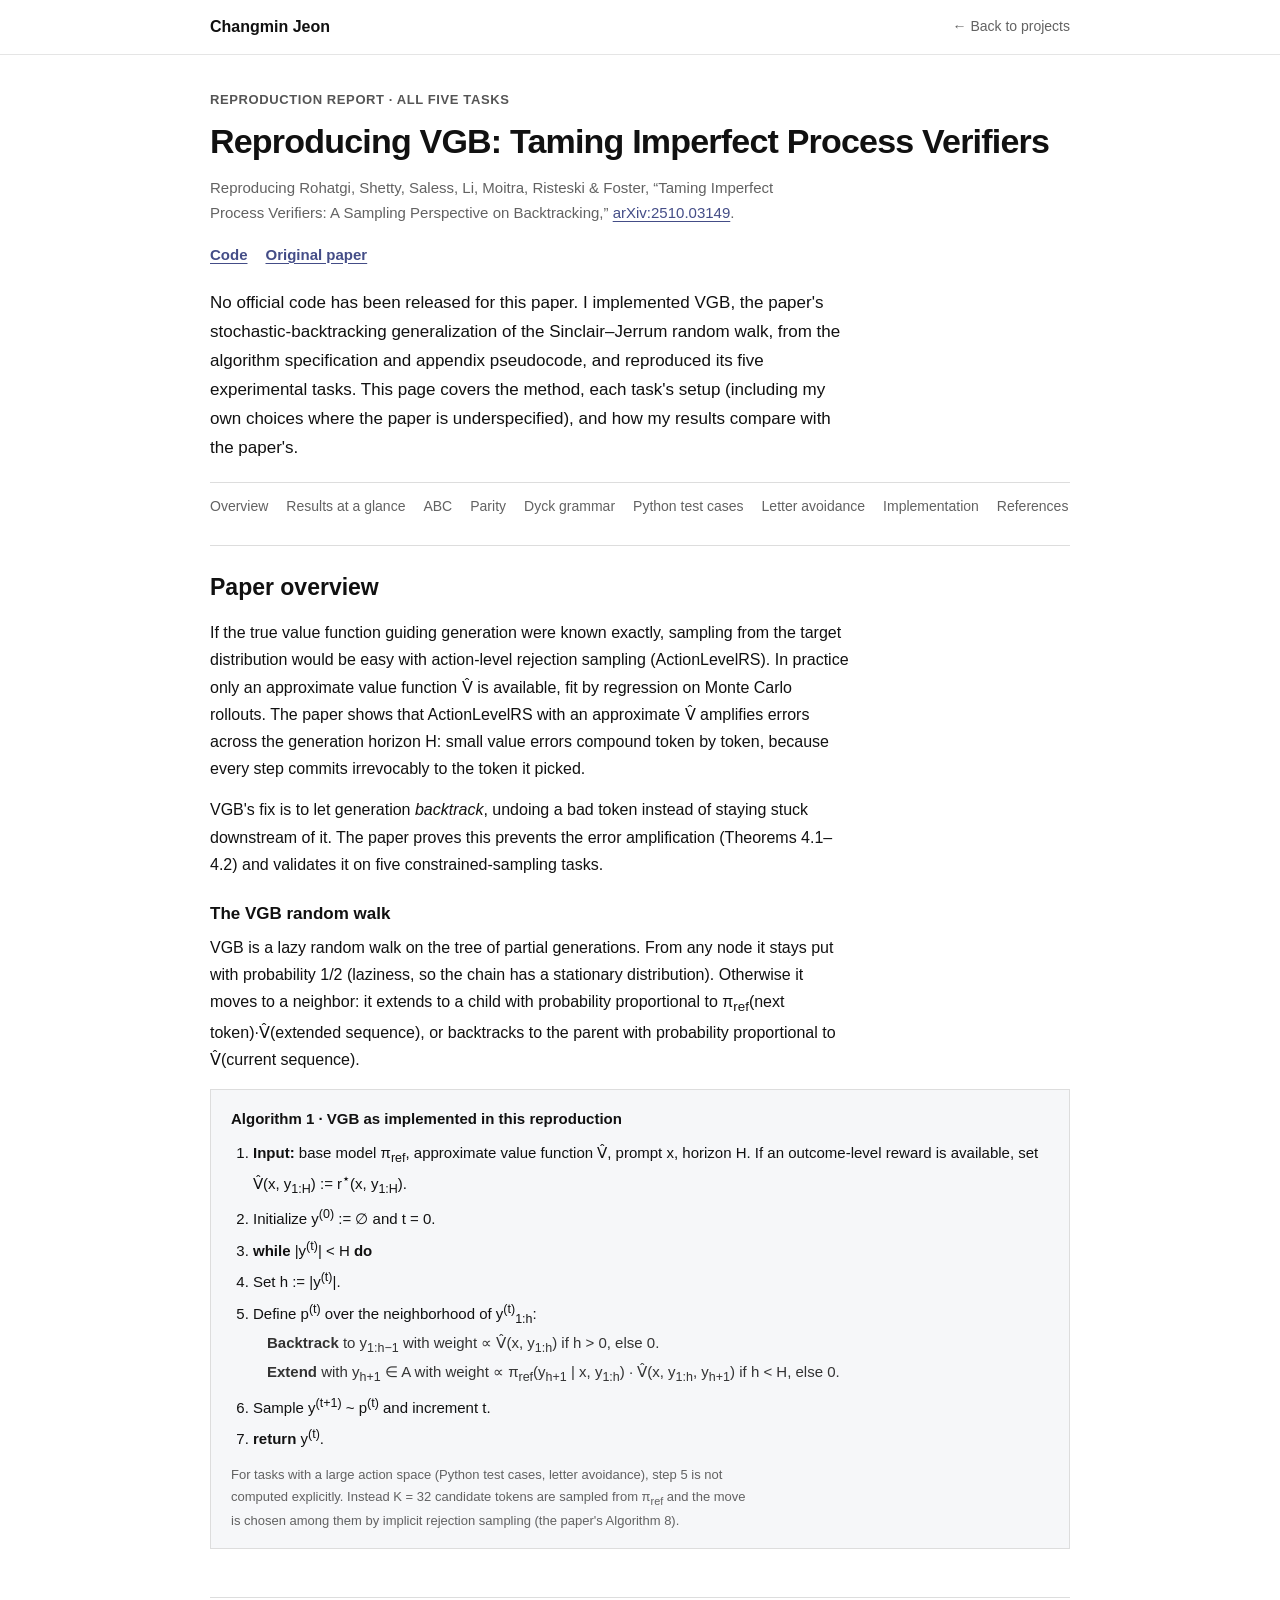
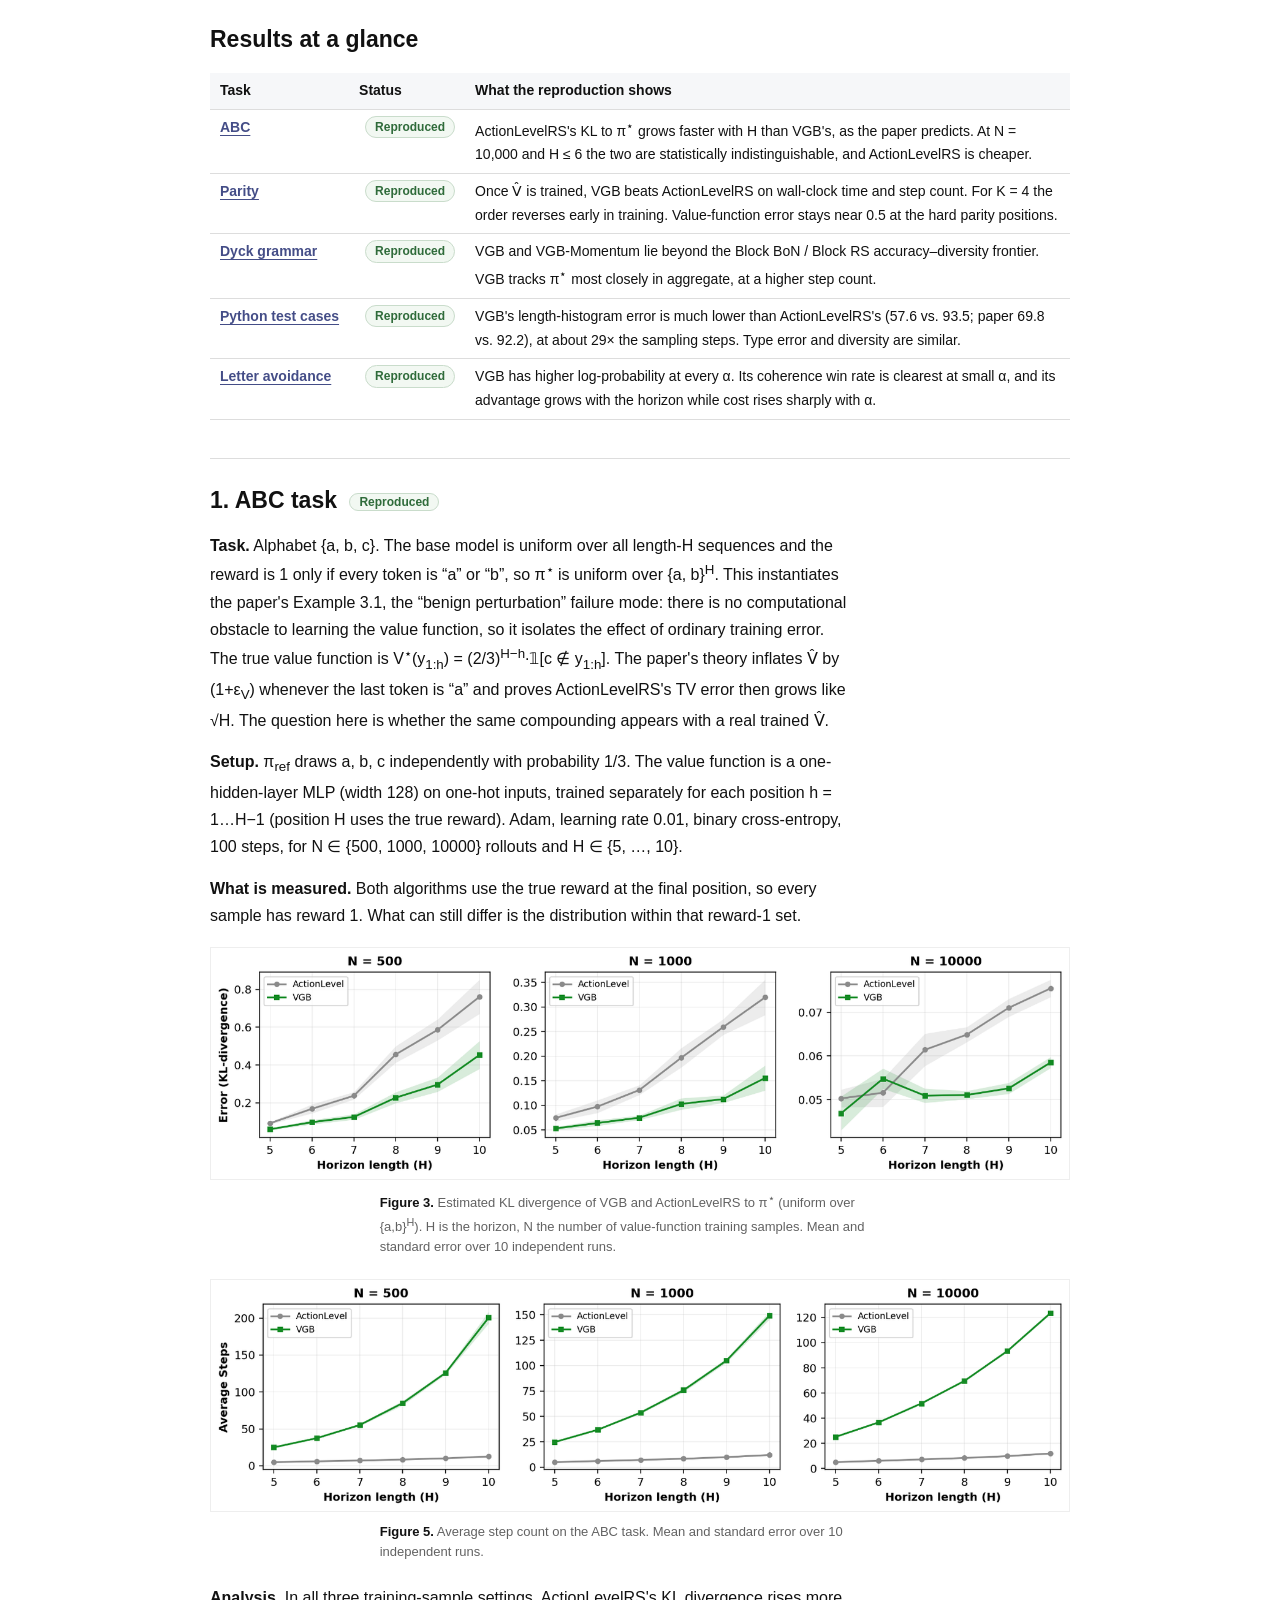
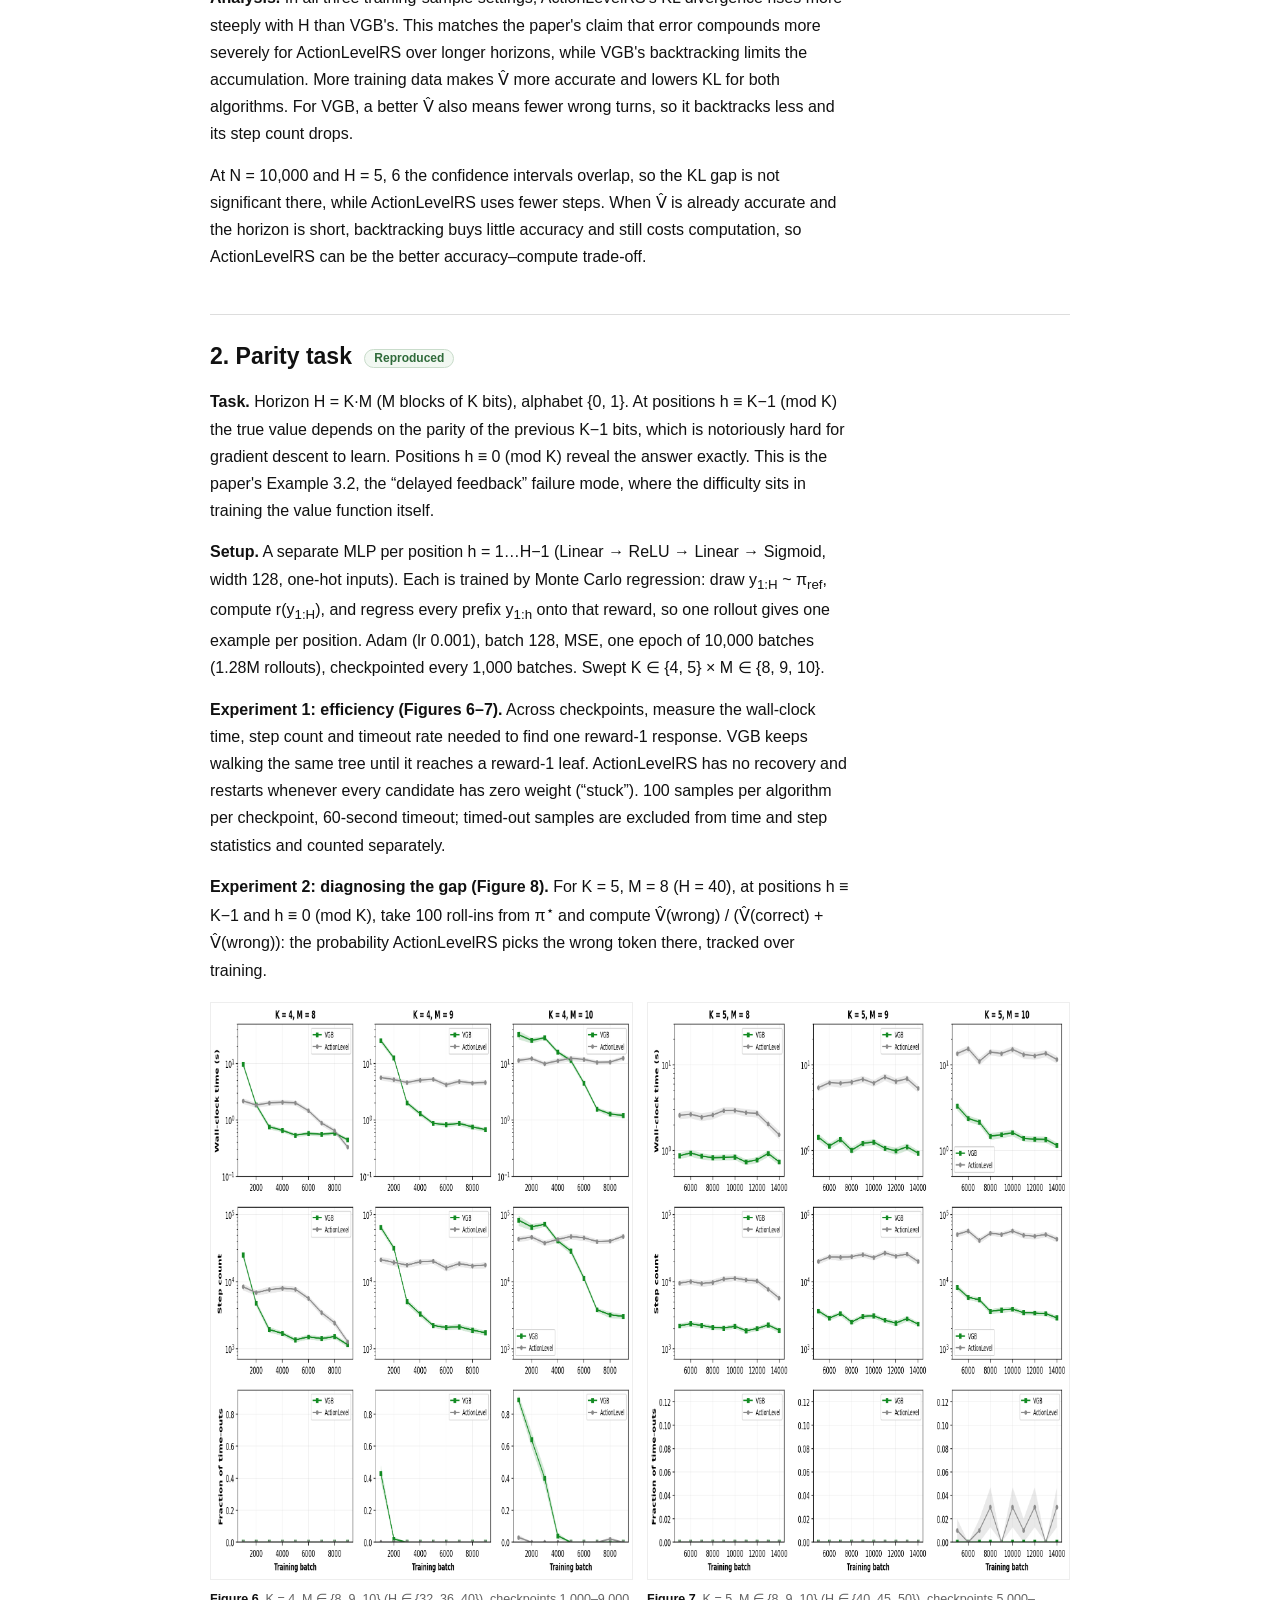
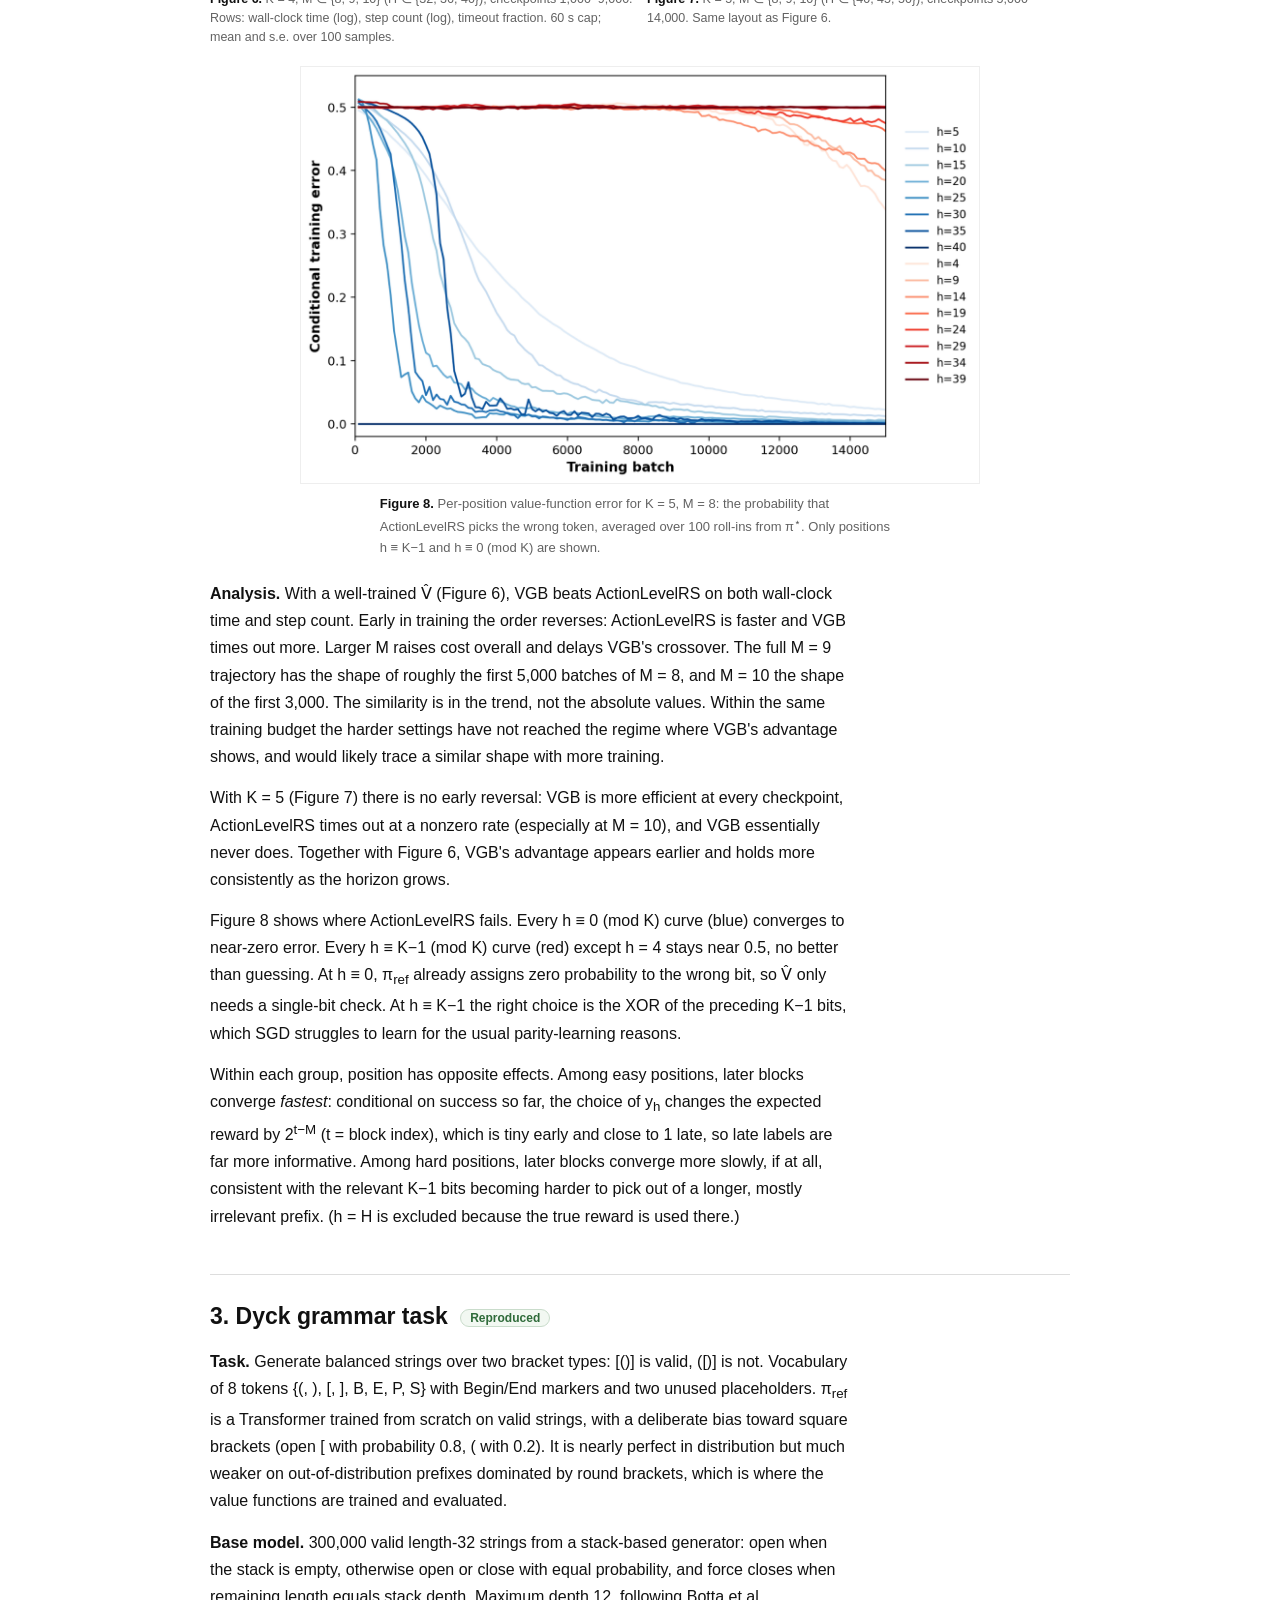
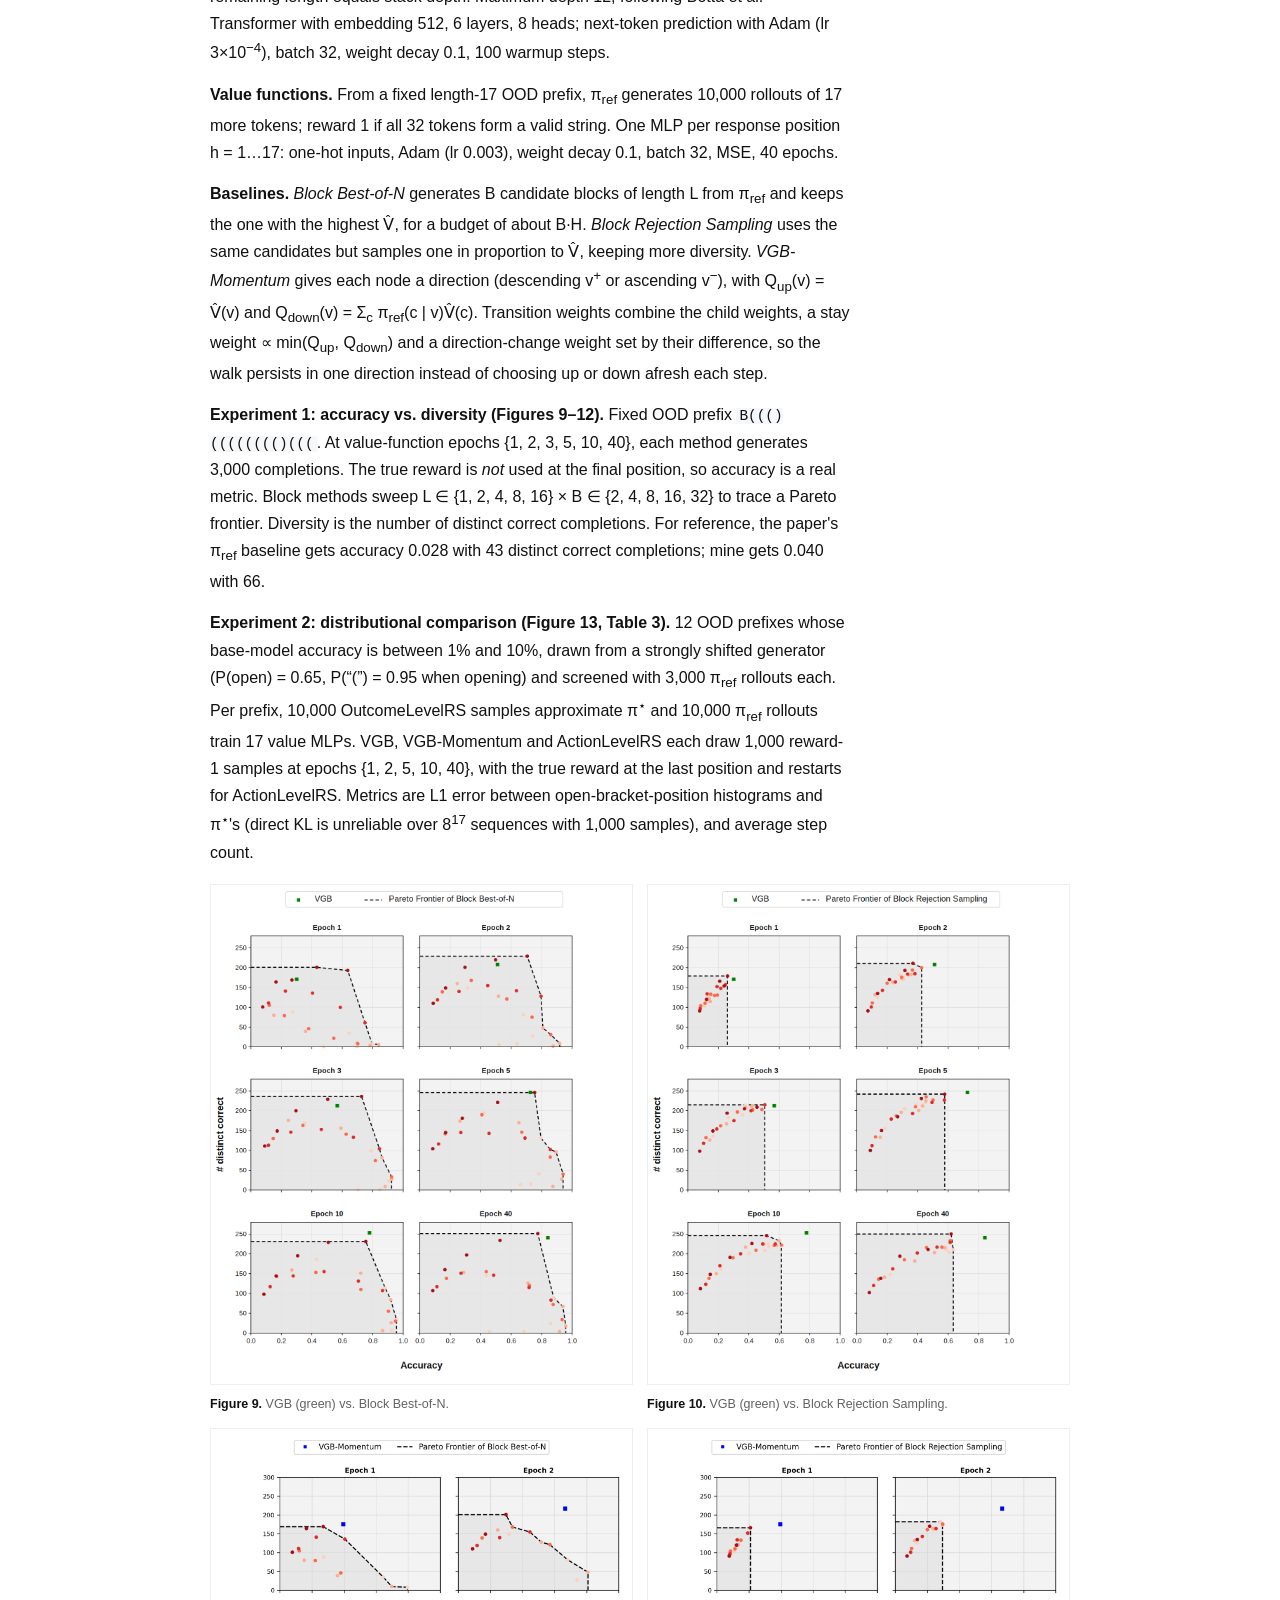
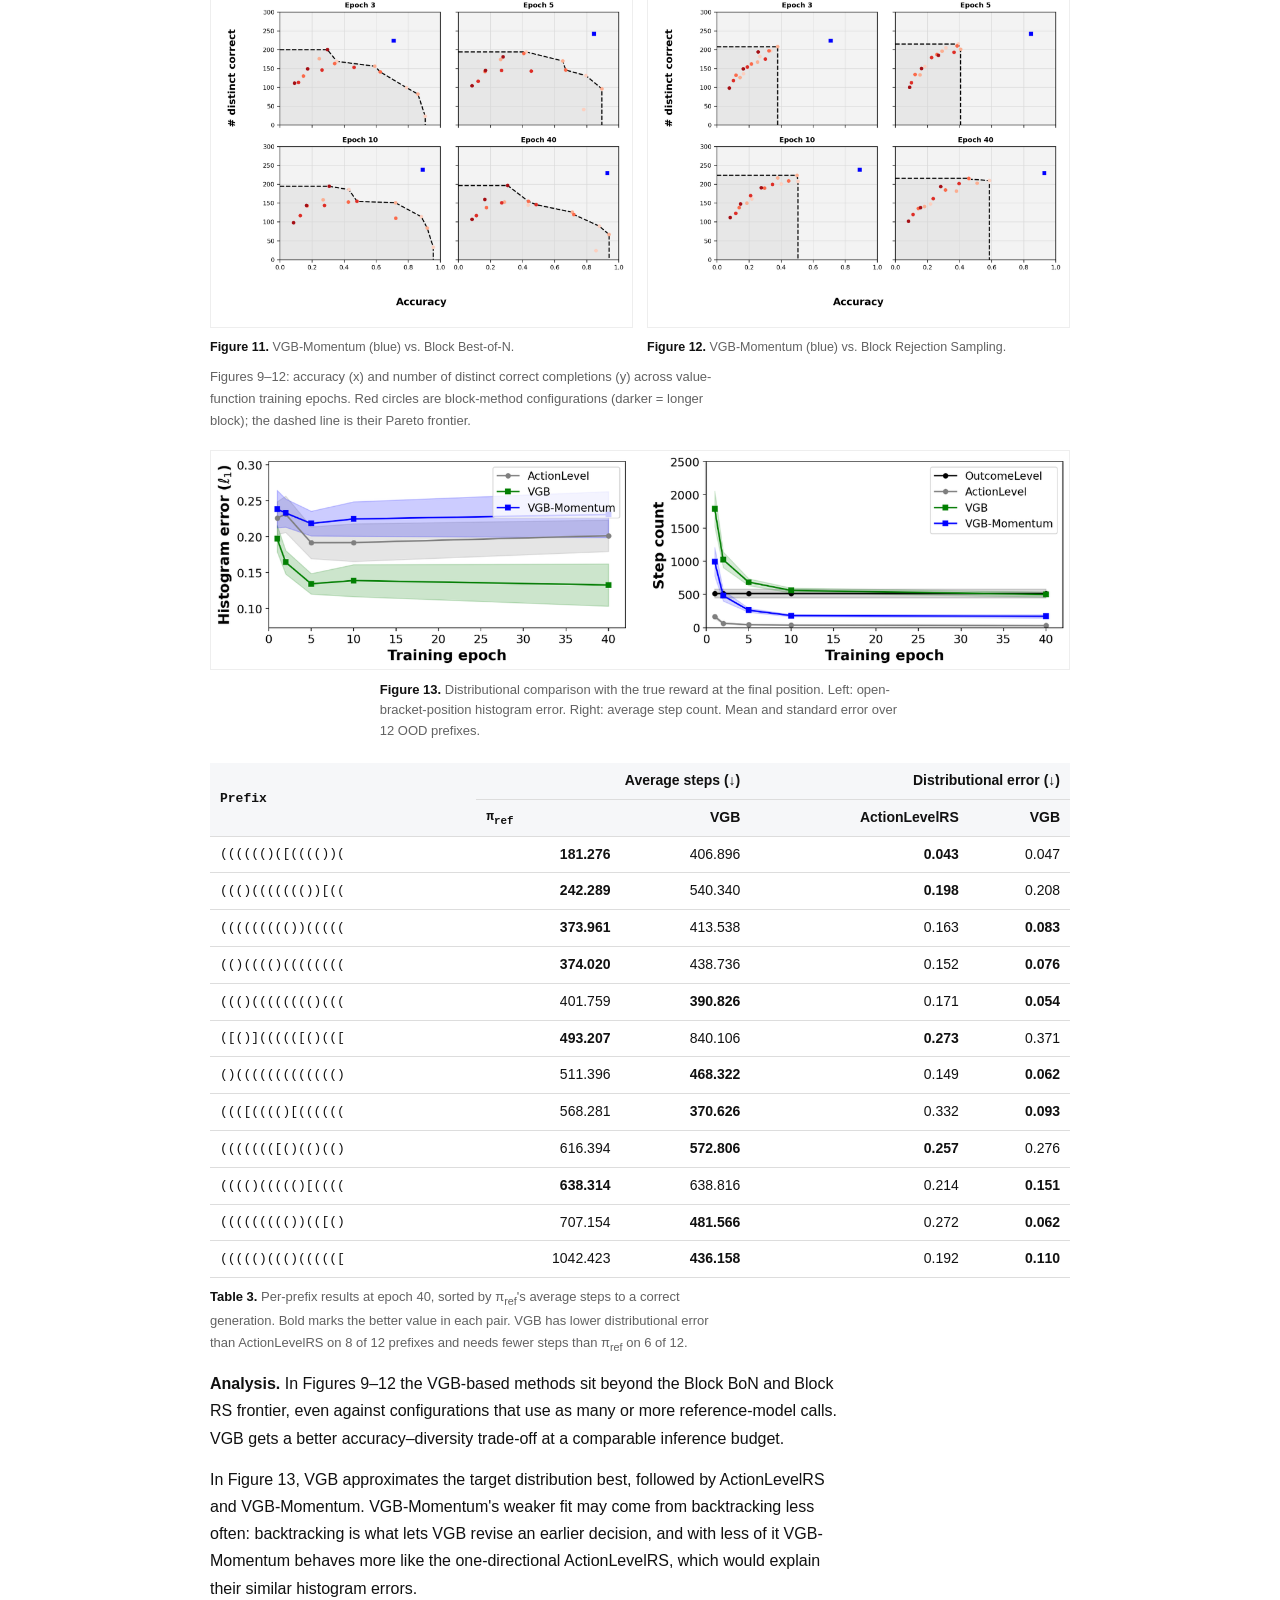
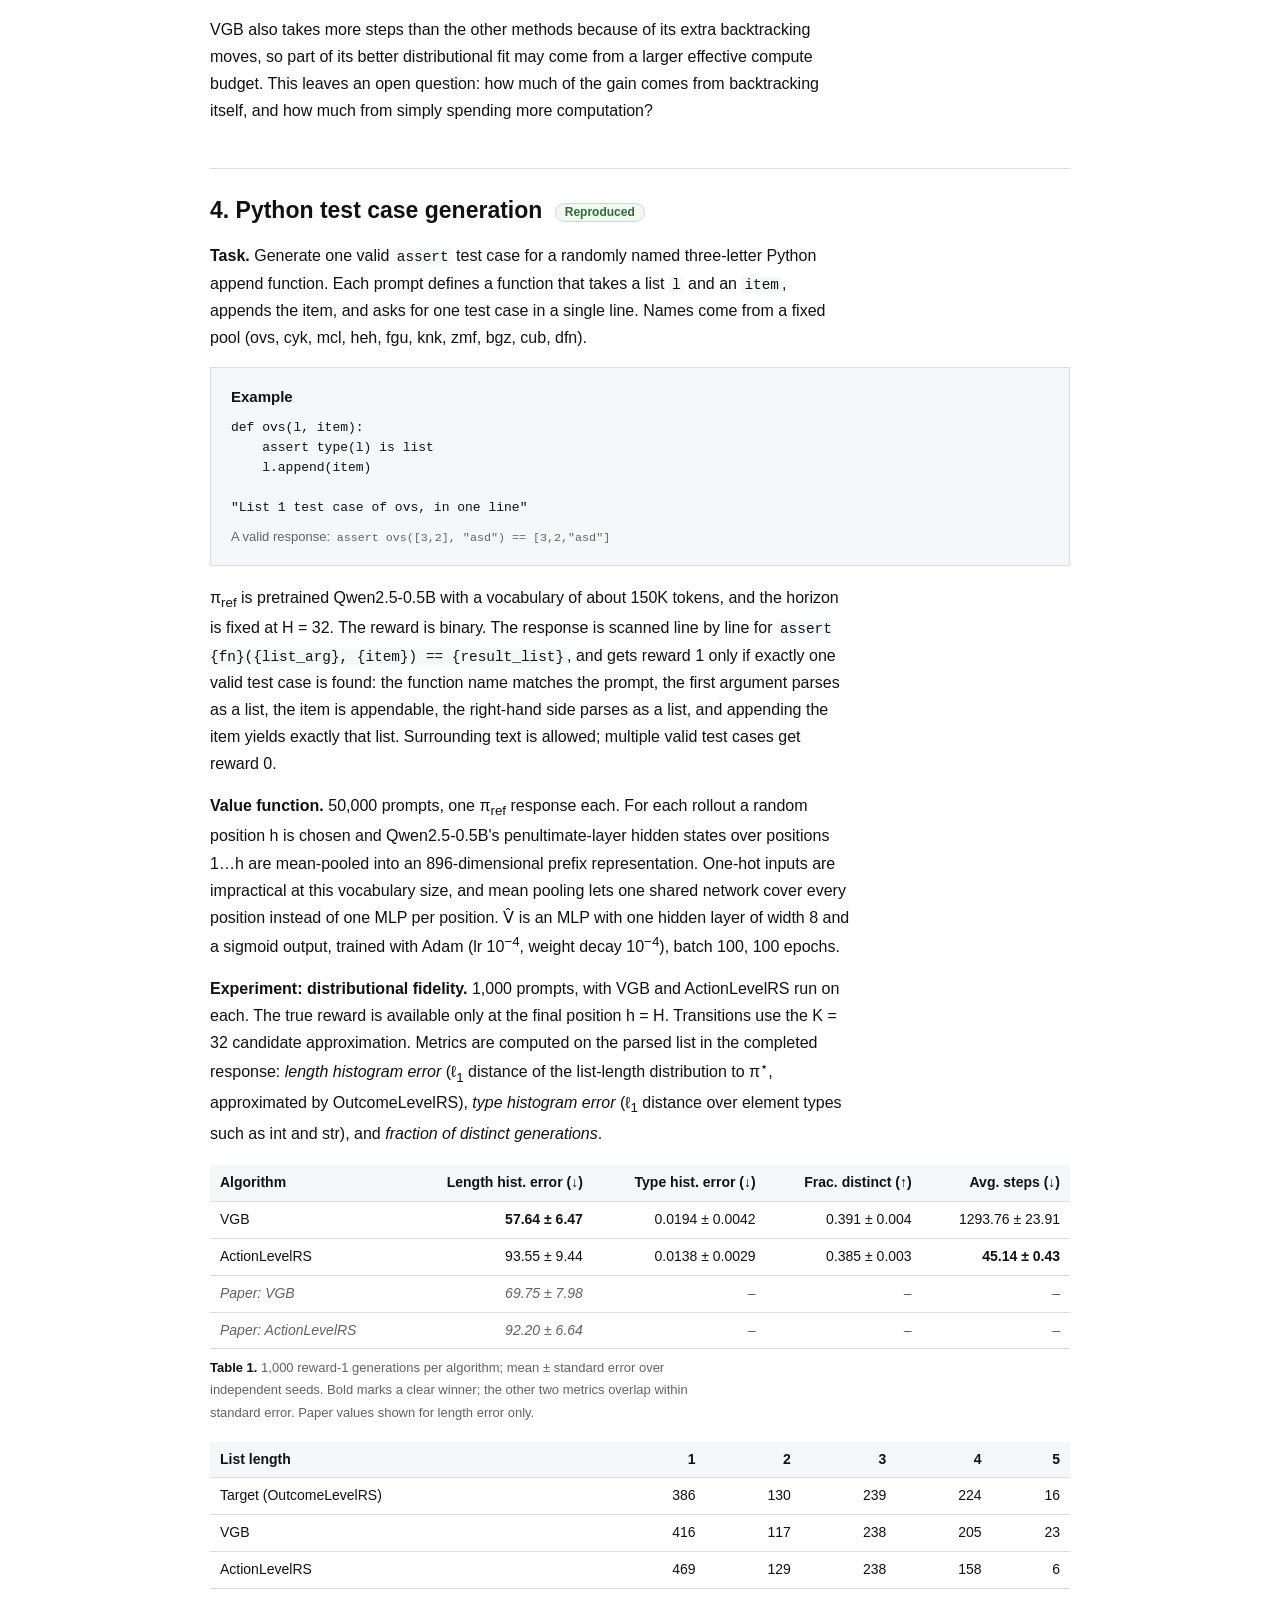
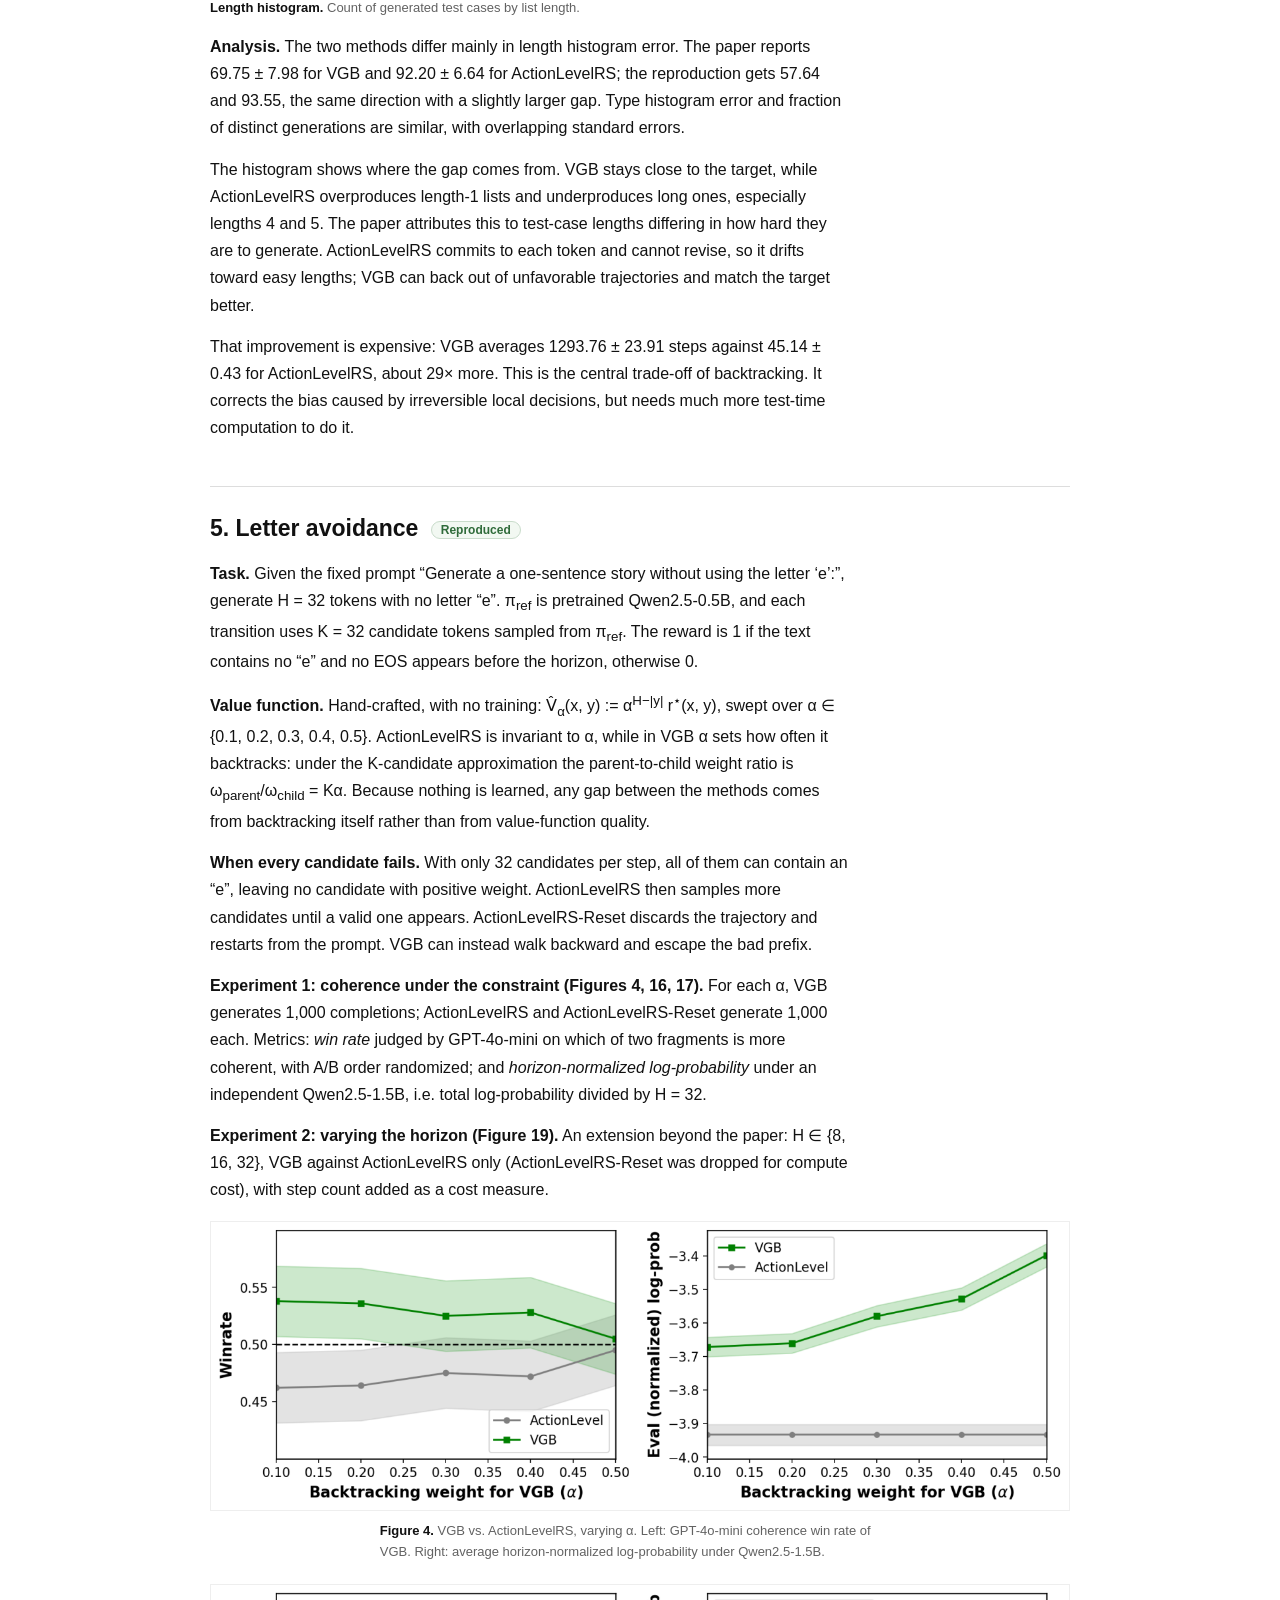
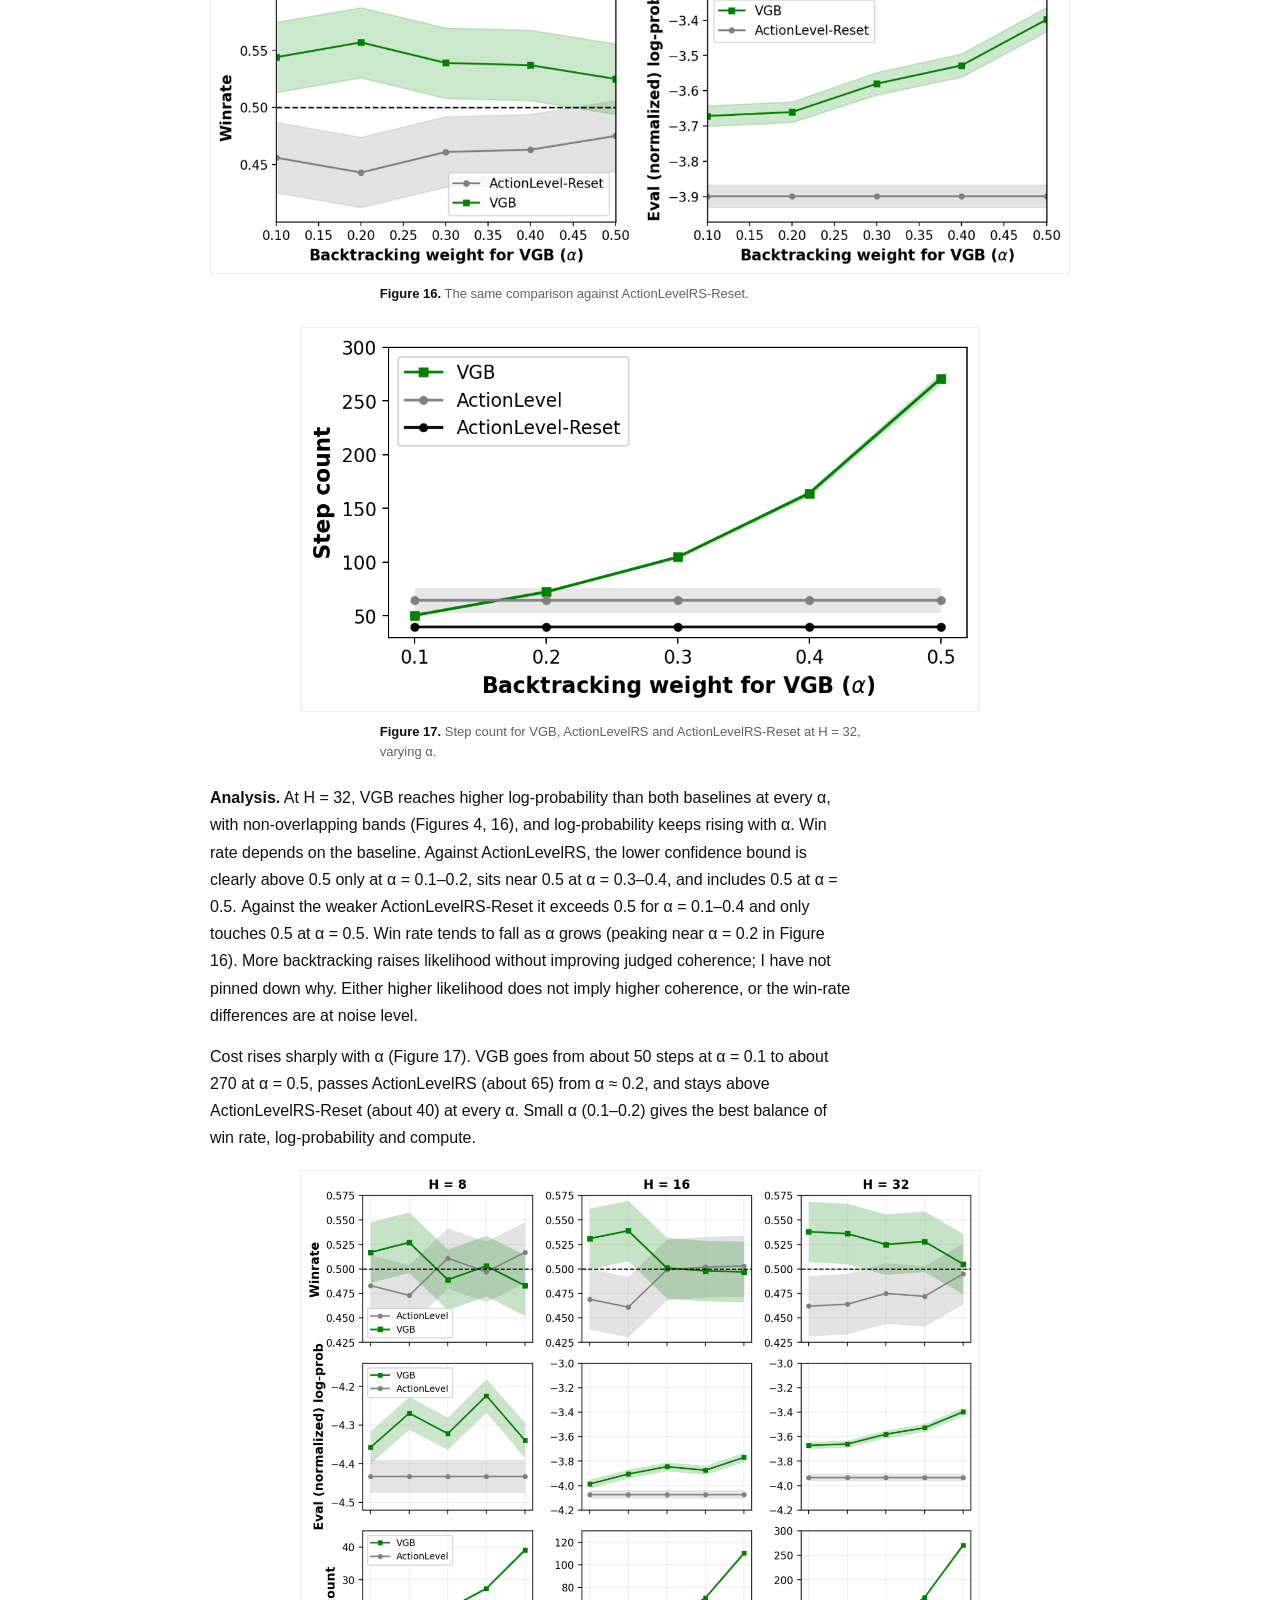
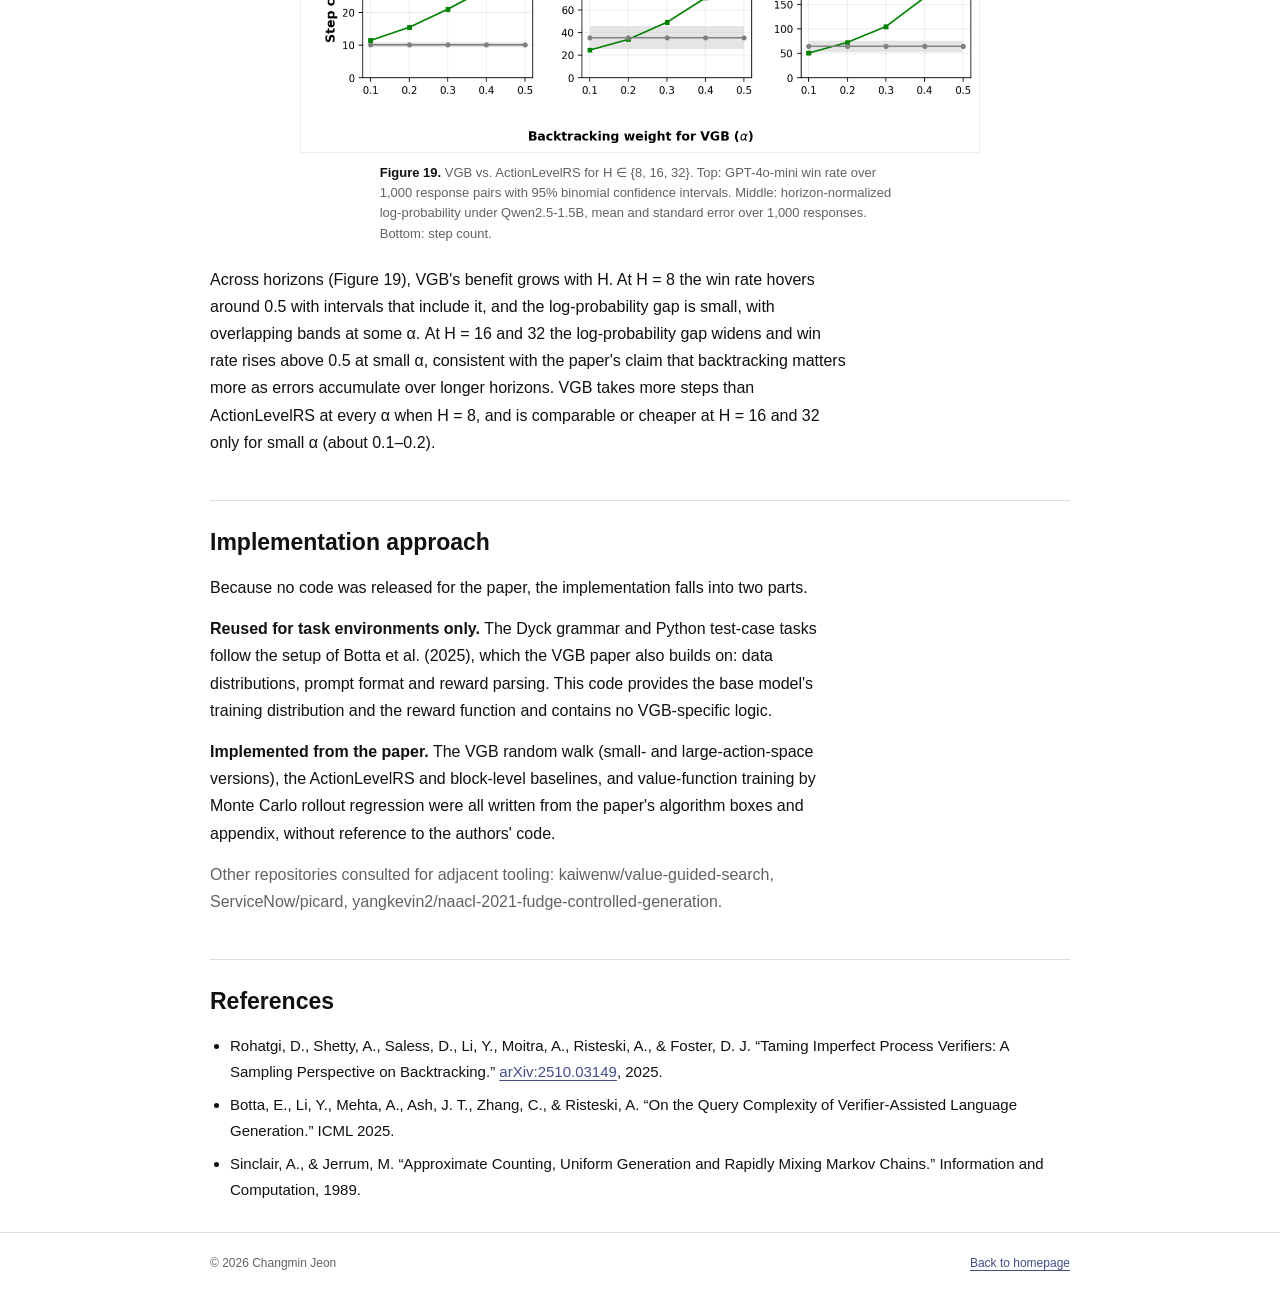
<file: vgb.html>
<!DOCTYPE html>
<html lang="en">
<head>
  <meta charset="utf-8">
  <meta name="viewport" content="width=device-width, initial-scale=1">
  <meta name="description" content="Reproduction of Value-Guided Backtracking (VGB) from Rohatgi et al., Taming Imperfect Process Verifiers, across five constrained-sampling tasks.">
  <title>VGB Reproduction · Changmin Jeon</title>
  <style>
:root { --ink:#111; --muted:#626262; --accent:#444d87; --line:#ddd; --soft:#f6f7f9; --good:#2f6b3a; --warn:#8a5a12; }
* { box-sizing:border-box; }
html { scroll-behavior:smooth; scroll-padding-top:72px; }
body { margin:0; color:var(--ink); background:#fff; font:16px/1.7 -apple-system,BlinkMacSystemFont,"Segoe UI",sans-serif; }
a { color:var(--accent); text-underline-offset:3px; }
a:hover { color:#222a61; }
a:focus-visible,summary:focus-visible { outline:2px solid var(--accent); outline-offset:4px; }
.wrap { width:min(860px,calc(100% - 40px)); margin-inline:auto; }
.topbar { border-bottom:1px solid #e5e5e5; background:#fff; position:sticky; top:0; z-index:5; }
.nav-row { min-height:54px; display:flex; justify-content:space-between; align-items:center; gap:24px; }
.brand { color:#111; text-decoration:none; font-weight:700; white-space:nowrap; }
.back { font-size:14px; text-decoration:none; color:var(--muted); }
.back:hover { color:var(--accent); text-decoration:underline; }
header.doc { padding:34px 0 26px; }
.eyebrow { color:#555; font-size:13px; font-weight:650; letter-spacing:.6px; text-transform:uppercase; margin:0 0 10px; }
h1 { font-size:34px; line-height:1.22; margin:0 0 12px; letter-spacing:-.8px; text-wrap:balance; }
.cite { color:var(--muted); font-size:15px; margin:0 0 16px; }
.links { display:flex; gap:18px; flex-wrap:wrap; font-weight:600; font-size:15px; }
.lede { font-size:17px; max-width:68ch; margin:22px 0 0; }
.toc { display:flex; flex-wrap:wrap; gap:6px 18px; margin:20px 0 0; padding:12px 0 0; border-top:1px solid var(--line); font-size:14px; }
.toc a { color:var(--muted); text-decoration:none; }
.toc a:hover { color:var(--accent); text-decoration:underline; }
section { border-top:1px solid var(--line); padding:26px 0 30px; }
h2 { font-size:23px; line-height:1.35; margin:0 0 16px; text-wrap:balance; }
h3 { font-size:17px; line-height:1.4; margin:24px 0 8px; }
p { margin:0 0 14px; max-width:72ch; }
.muted { color:var(--muted); }
.label { font-weight:700; }
.status { display:inline-block; border:1px solid var(--line); border-radius:999px; padding:0 9px; font-size:12px; font-weight:650; background:var(--soft); white-space:nowrap; vertical-align:2px; margin-left:6px; }
.status.done { color:var(--good); border-color:#c9dccb; background:#f2f8f2; }
.status.wip { color:var(--warn); border-color:#e7d6b8; background:#fbf6ec; }
.algo { background:var(--soft); border:1px solid var(--line); padding:16px 20px; margin:16px 0 18px; font-size:15px; }
.algo-title { font-weight:700; margin-bottom:8px; }
.algo ol { margin:0; padding-left:22px; display:grid; gap:4px; }
.algo .case { display:block; padding-left:14px; color:#333; }
.algo .note { color:var(--muted); font-size:13px; margin:12px 0 0; }
figure { margin:18px 0 22px; }
figure a { display:block; width:fit-content; max-width:100%; margin-inline:auto; }
figure img { display:block; width:100%; height:auto; margin-inline:auto; border:1px solid #eee; }
figure.tall img { max-width:540px; }
figure.mid img { max-width:680px; }
figcaption { margin:10px auto 0; color:var(--muted); font-size:13px; line-height:1.55; max-width:72ch; }
figcaption b { color:var(--ink); }
.grid2 { display:grid; grid-template-columns:repeat(2,minmax(0,1fr)); gap:14px; margin:18px 0 8px; }
.grid2 figure { margin:0; }
.grid2 figcaption { font-size:12.5px; }
.table-wrap { overflow-x:auto; margin:18px 0 8px; }
table { border-collapse:collapse; font-size:14px; min-width:560px; width:100%; font-variant-numeric:tabular-nums; }
th,td { border-bottom:1px solid var(--line); padding:6px 10px; text-align:right; }
th { font-weight:650; background:var(--soft); }
th:first-child,td:first-child { text-align:left; font-family:ui-monospace,SFMono-Regular,Menlo,monospace; font-size:13px; }
td.win { font-weight:700; }
.metrics td,.metrics th { text-align:right; }
.metrics td:first-child,.metrics th:first-child { font-family:inherit; font-size:14px; text-align:left; white-space:nowrap; }
.metrics tr.ref td { color:var(--muted); font-style:italic; }
pre.code { margin:0; font:13px/1.55 ui-monospace,SFMono-Regular,Menlo,monospace; overflow-x:auto; }
code { font:0.9em ui-monospace,SFMono-Regular,Menlo,monospace; background:var(--soft); padding:0 3px; }
.summary { width:100%; min-width:640px; }
.summary td,.summary th { text-align:left; vertical-align:top; font-family:inherit; font-size:14px; }
.summary td:first-child { font-family:inherit; font-weight:650; white-space:nowrap; }
ul.refs { padding-left:20px; margin:0; display:grid; gap:8px; font-size:15px; }
footer { border-top:1px solid var(--line); color:var(--muted); font-size:12px; padding:20px 0 30px; }
.footer-row { display:flex; justify-content:space-between; gap:20px; }
@media(max-width:680px) {
 h1 { font-size:27px; }
 .lede { font-size:16px; }
 .grid2 { grid-template-columns:1fr; }
 .footer-row { flex-direction:column; gap:5px; }
}
@media(prefers-reduced-motion:reduce) { html { scroll-behavior:auto; } }
</style>
</head>
<body>
<header class="topbar">
  <div class="wrap nav-row">
    <a class="brand" href="index.html">Changmin Jeon</a>
    <a class="back" href="index.html#project-2">← Back to projects</a>
  </div>
</header>
<main class="wrap">
  <header class="doc">
    <p class="eyebrow">Reproduction report · All five tasks</p>
    <h1>Reproducing VGB: Taming Imperfect Process Verifiers</h1>
    <p class="cite">Reproducing Rohatgi, Shetty, Saless, Li, Moitra, Risteski &amp; Foster, “Taming Imperfect Process Verifiers: A Sampling Perspective on Backtracking,” <a href="https://arxiv.org/abs/2510.03149" target="_blank" rel="noopener">arXiv:2510.03149</a>.</p>
    <div class="links"><a href="https://github.com/changmin-jen/VGB" target="_blank" rel="noopener">Code</a><a href="https://arxiv.org/abs/2510.03149" target="_blank" rel="noopener">Original paper</a></div>
    <p class="lede">No official code has been released for this paper. I implemented VGB, the paper's stochastic-backtracking generalization of the Sinclair–Jerrum random walk, from the algorithm specification and appendix pseudocode, and reproduced its five experimental tasks. This page covers the method, each task's setup (including my own choices where the paper is underspecified), and how my results compare with the paper's.</p>
    <nav class="toc" aria-label="Contents">
      <a href="#overview">Overview</a><a href="#summary">Results at a glance</a><a href="#abc">ABC</a><a href="#parity">Parity</a><a href="#dyck">Dyck grammar</a><a href="#python">Python test cases</a><a href="#letter">Letter avoidance</a><a href="#implementation">Implementation</a><a href="#references">References</a>
    </nav>
  </header>

  <section id="overview" aria-labelledby="overview-h">
    <h2 id="overview-h">Paper overview</h2>
    <p>If the true value function guiding generation were known exactly, sampling from the target distribution would be easy with action-level rejection sampling (ActionLevelRS). In practice only an approximate value function V̂ is available, fit by regression on Monte Carlo rollouts. The paper shows that ActionLevelRS with an approximate V̂ amplifies errors across the generation horizon H: small value errors compound token by token, because every step commits irrevocably to the token it picked.</p>
    <p>VGB's fix is to let generation <em>backtrack</em>, undoing a bad token instead of staying stuck downstream of it. The paper proves this prevents the error amplification (Theorems 4.1–4.2) and validates it on five constrained-sampling tasks.</p>
    <h3>The VGB random walk</h3>
    <p>VGB is a lazy random walk on the tree of partial generations. From any node it stays put with probability 1/2 (laziness, so the chain has a stationary distribution). Otherwise it moves to a neighbor: it extends to a child with probability proportional to π<sub>ref</sub>(next token)·V̂(extended sequence), or backtracks to the parent with probability proportional to V̂(current sequence).</p>
    <div class="algo" role="figure" aria-label="Algorithm 1">
      <div class="algo-title">Algorithm 1 · VGB as implemented in this reproduction</div>
      <ol>
        <li><b>Input:</b> base model π<sub>ref</sub>, approximate value function V̂, prompt x, horizon H. If an outcome-level reward is available, set V̂(x, y<sub>1:H</sub>) := r<sup>⋆</sup>(x, y<sub>1:H</sub>).</li>
        <li>Initialize y<sup>(0)</sup> := ∅ and t = 0.</li>
        <li><b>while</b> |y<sup>(t)</sup>| &lt; H <b>do</b></li>
        <li>Set h := |y<sup>(t)</sup>|.</li>
        <li>Define p<sup>(t)</sup> over the neighborhood of y<sup>(t)</sup><sub>1:h</sub>:
          <span class="case"><b>Backtrack</b> to y<sub>1:h−1</sub> with weight ∝ V̂(x, y<sub>1:h</sub>) if h &gt; 0, else 0.</span>
          <span class="case"><b>Extend</b> with y<sub>h+1</sub> ∈ A with weight ∝ π<sub>ref</sub>(y<sub>h+1</sub> | x, y<sub>1:h</sub>) · V̂(x, y<sub>1:h</sub>, y<sub>h+1</sub>) if h &lt; H, else 0.</span></li>
        <li>Sample y<sup>(t+1)</sup> ~ p<sup>(t)</sup> and increment t.</li>
        <li><b>return</b> y<sup>(t)</sup>.</li>
      </ol>
      <p class="note">For tasks with a large action space (Python test cases, letter avoidance), step 5 is not computed explicitly. Instead K = 32 candidate tokens are sampled from π<sub>ref</sub> and the move is chosen among them by implicit rejection sampling (the paper's Algorithm 8).</p>
    </div>
  </section>

  <section id="summary" aria-labelledby="summary-h">
    <h2 id="summary-h">Results at a glance</h2>
    <div class="table-wrap">
      <table class="summary">
        <thead><tr><th>Task</th><th>Status</th><th>What the reproduction shows</th></tr></thead>
        <tbody>
          <tr><td><a href="#abc">ABC</a></td><td><span class="status done">Reproduced</span></td><td>ActionLevelRS's KL to π<sup>⋆</sup> grows faster with H than VGB's, as the paper predicts. At N = 10,000 and H ≤ 6 the two are statistically indistinguishable, and ActionLevelRS is cheaper.</td></tr>
          <tr><td><a href="#parity">Parity</a></td><td><span class="status done">Reproduced</span></td><td>Once V̂ is trained, VGB beats ActionLevelRS on wall-clock time and step count. For K = 4 the order reverses early in training. Value-function error stays near 0.5 at the hard parity positions.</td></tr>
          <tr><td><a href="#dyck">Dyck grammar</a></td><td><span class="status done">Reproduced</span></td><td>VGB and VGB-Momentum lie beyond the Block BoN / Block RS accuracy–diversity frontier. VGB tracks π<sup>⋆</sup> most closely in aggregate, at a higher step count.</td></tr>
          <tr><td><a href="#python">Python test cases</a></td><td><span class="status done">Reproduced</span></td><td>VGB's length-histogram error is much lower than ActionLevelRS's (57.6 vs. 93.5; paper 69.8 vs. 92.2), at about 29× the sampling steps. Type error and diversity are similar.</td></tr>
          <tr><td><a href="#letter">Letter avoidance</a></td><td><span class="status done">Reproduced</span></td><td>VGB has higher log-probability at every α. Its coherence win rate is clearest at small α, and its advantage grows with the horizon while cost rises sharply with α.</td></tr>
        </tbody>
      </table>
    </div>
  </section>

  <section id="abc" aria-labelledby="abc-h">
    <h2 id="abc-h">1. ABC task <span class="status done">Reproduced</span></h2>
    <p><span class="label">Task.</span> Alphabet {a, b, c}. The base model is uniform over all length-H sequences and the reward is 1 only if every token is “a” or “b”, so π<sup>⋆</sup> is uniform over {a, b}<sup>H</sup>. This instantiates the paper's Example 3.1, the “benign perturbation” failure mode: there is no computational obstacle to learning the value function, so it isolates the effect of ordinary training error. The true value function is V<sup>⋆</sup>(y<sub>1:h</sub>) = (2/3)<sup>H−h</sup>·𝟙[c ∉ y<sub>1:h</sub>]. The paper's theory inflates V̂ by (1+ε<sub>V</sub>) whenever the last token is “a” and proves ActionLevelRS's TV error then grows like √H. The question here is whether the same compounding appears with a real trained V̂.</p>
    <p><span class="label">Setup.</span> π<sub>ref</sub> draws a, b, c independently with probability 1/3. The value function is a one-hidden-layer MLP (width 128) on one-hot inputs, trained separately for each position h = 1…H−1 (position H uses the true reward). Adam, learning rate 0.01, binary cross-entropy, 100 steps, for N ∈ {500, 1000, 10000} rollouts and H ∈ {5, …, 10}.</p>
    <p><span class="label">What is measured.</span> Both algorithms use the true reward at the final position, so every sample has reward 1. What can still differ is the distribution within that reward-1 set.</p>
    <figure>
      <a href="figures/vgb/abc-kl.png" target="_blank" rel="noopener"><img src="figures/vgb/abc-kl.png" alt="Three panels for N = 500, 1000, 10000: estimated KL divergence to the target versus horizon H for VGB and ActionLevelRS." loading="lazy"></a>
      <figcaption><b>Figure 3.</b> Estimated KL divergence of VGB and ActionLevelRS to π<sup>⋆</sup> (uniform over {a,b}<sup>H</sup>). H is the horizon, N the number of value-function training samples. Mean and standard error over 10 independent runs.</figcaption>
    </figure>
    <figure>
      <a href="figures/vgb/abc-steps.png" target="_blank" rel="noopener"><img src="figures/vgb/abc-steps.png" alt="Three panels: average step count versus horizon H for VGB and ActionLevelRS." loading="lazy"></a>
      <figcaption><b>Figure 5.</b> Average step count on the ABC task. Mean and standard error over 10 independent runs.</figcaption>
    </figure>
    <p><span class="label">Analysis.</span> In all three training-sample settings, ActionLevelRS's KL divergence rises more steeply with H than VGB's. This matches the paper's claim that error compounds more severely for ActionLevelRS over longer horizons, while VGB's backtracking limits the accumulation. More training data makes V̂ more accurate and lowers KL for both algorithms. For VGB, a better V̂ also means fewer wrong turns, so it backtracks less and its step count drops.</p>
    <p>At N = 10,000 and H = 5, 6 the confidence intervals overlap, so the KL gap is not significant there, while ActionLevelRS uses fewer steps. When V̂ is already accurate and the horizon is short, backtracking buys little accuracy and still costs computation, so ActionLevelRS can be the better accuracy–compute trade-off.</p>
  </section>

  <section id="parity" aria-labelledby="parity-h">
    <h2 id="parity-h">2. Parity task <span class="status done">Reproduced</span></h2>
    <p><span class="label">Task.</span> Horizon H = K·M (M blocks of K bits), alphabet {0, 1}. At positions h ≡ K−1 (mod K) the true value depends on the parity of the previous K−1 bits, which is notoriously hard for gradient descent to learn. Positions h ≡ 0 (mod K) reveal the answer exactly. This is the paper's Example 3.2, the “delayed feedback” failure mode, where the difficulty sits in training the value function itself.</p>
    <p><span class="label">Setup.</span> A separate MLP per position h = 1…H−1 (Linear → ReLU → Linear → Sigmoid, width 128, one-hot inputs). Each is trained by Monte Carlo regression: draw y<sub>1:H</sub> ~ π<sub>ref</sub>, compute r(y<sub>1:H</sub>), and regress every prefix y<sub>1:h</sub> onto that reward, so one rollout gives one example per position. Adam (lr 0.001), batch 128, MSE, one epoch of 10,000 batches (1.28M rollouts), checkpointed every 1,000 batches. Swept K ∈ {4, 5} × M ∈ {8, 9, 10}.</p>
    <p><span class="label">Experiment 1: efficiency (Figures 6–7).</span> Across checkpoints, measure the wall-clock time, step count and timeout rate needed to find one reward-1 response. VGB keeps walking the same tree until it reaches a reward-1 leaf. ActionLevelRS has no recovery and restarts whenever every candidate has zero weight (“stuck”). 100 samples per algorithm per checkpoint, 60-second timeout; timed-out samples are excluded from time and step statistics and counted separately.</p>
    <p><span class="label">Experiment 2: diagnosing the gap (Figure 8).</span> For K = 5, M = 8 (H = 40), at positions h ≡ K−1 and h ≡ 0 (mod K), take 100 roll-ins from π<sup>⋆</sup> and compute V̂(wrong) / (V̂(correct) + V̂(wrong)): the probability ActionLevelRS picks the wrong token there, tracked over training.</p>
    <div class="grid2">
      <figure>
        <a href="figures/vgb/parity-k4.png" target="_blank" rel="noopener"><img src="figures/vgb/parity-k4.png" alt="Grid of plots for K=4 and M=8,9,10: wall-clock time, step count and timeout fraction over training checkpoints for VGB and ActionLevelRS." loading="lazy"></a>
        <figcaption><b>Figure 6.</b> K = 4, M ∈ {8, 9, 10} (H ∈ {32, 36, 40}), checkpoints 1,000–9,000. Rows: wall-clock time (log), step count (log), timeout fraction. 60 s cap; mean and s.e. over 100 samples.</figcaption>
      </figure>
      <figure>
        <a href="figures/vgb/parity-k5.png" target="_blank" rel="noopener"><img src="figures/vgb/parity-k5.png" alt="Grid of plots for K=5 and M=8,9,10: wall-clock time, step count and timeout fraction over training checkpoints for VGB and ActionLevelRS." loading="lazy"></a>
        <figcaption><b>Figure 7.</b> K = 5, M ∈ {8, 9, 10} (H ∈ {40, 45, 50}), checkpoints 5,000–14,000. Same layout as Figure 6.</figcaption>
      </figure>
    </div>
    <figure class="mid">
      <a href="figures/vgb/parity-error.png" target="_blank" rel="noopener"><img src="figures/vgb/parity-error.png" alt="Conditional training error over training batches for each position; blue curves for h ≡ 0 mod K fall to near zero, red curves for h ≡ K−1 mod K stay near 0.5." loading="lazy"></a>
      <figcaption><b>Figure 8.</b> Per-position value-function error for K = 5, M = 8: the probability that ActionLevelRS picks the wrong token, averaged over 100 roll-ins from π<sup>⋆</sup>. Only positions h ≡ K−1 and h ≡ 0 (mod K) are shown.</figcaption>
    </figure>
    <p><span class="label">Analysis.</span> With a well-trained V̂ (Figure 6), VGB beats ActionLevelRS on both wall-clock time and step count. Early in training the order reverses: ActionLevelRS is faster and VGB times out more. Larger M raises cost overall and delays VGB's crossover. The full M = 9 trajectory has the shape of roughly the first 5,000 batches of M = 8, and M = 10 the shape of the first 3,000. The similarity is in the trend, not the absolute values. Within the same training budget the harder settings have not reached the regime where VGB's advantage shows, and would likely trace a similar shape with more training.</p>
    <p>With K = 5 (Figure 7) there is no early reversal: VGB is more efficient at every checkpoint, ActionLevelRS times out at a nonzero rate (especially at M = 10), and VGB essentially never does. Together with Figure 6, VGB's advantage appears earlier and holds more consistently as the horizon grows.</p>
    <p>Figure 8 shows where ActionLevelRS fails. Every h ≡ 0 (mod K) curve (blue) converges to near-zero error. Every h ≡ K−1 (mod K) curve (red) except h = 4 stays near 0.5, no better than guessing. At h ≡ 0, π<sub>ref</sub> already assigns zero probability to the wrong bit, so V̂ only needs a single-bit check. At h ≡ K−1 the right choice is the XOR of the preceding K−1 bits, which SGD struggles to learn for the usual parity-learning reasons.</p>
    <p>Within each group, position has opposite effects. Among easy positions, later blocks converge <em>fastest</em>: conditional on success so far, the choice of y<sub>h</sub> changes the expected reward by 2<sup>t−M</sup> (t = block index), which is tiny early and close to 1 late, so late labels are far more informative. Among hard positions, later blocks converge more slowly, if at all, consistent with the relevant K−1 bits becoming harder to pick out of a longer, mostly irrelevant prefix. (h = H is excluded because the true reward is used there.)</p>
  </section>

  <section id="dyck" aria-labelledby="dyck-h">
    <h2 id="dyck-h">3. Dyck grammar task <span class="status done">Reproduced</span></h2>
    <p><span class="label">Task.</span> Generate balanced strings over two bracket types: [()] is valid, ([)] is not. Vocabulary of 8 tokens {(, ), [, ], B, E, P, S} with Begin/End markers and two unused placeholders. π<sub>ref</sub> is a Transformer trained from scratch on valid strings, with a deliberate bias toward square brackets (open [ with probability 0.8, ( with 0.2). It is nearly perfect in distribution but much weaker on out-of-distribution prefixes dominated by round brackets, which is where the value functions are trained and evaluated.</p>
    <p><span class="label">Base model.</span> 300,000 valid length-32 strings from a stack-based generator: open when the stack is empty, otherwise open or close with equal probability, and force closes when remaining length equals stack depth. Maximum depth 12, following Botta et al. Transformer with embedding 512, 6 layers, 8 heads; next-token prediction with Adam (lr 3×10<sup>−4</sup>), batch 32, weight decay 0.1, 100 warmup steps.</p>
    <p><span class="label">Value functions.</span> From a fixed length-17 OOD prefix, π<sub>ref</sub> generates 10,000 rollouts of 17 more tokens; reward 1 if all 32 tokens form a valid string. One MLP per response position h = 1…17: one-hot inputs, Adam (lr 0.003), weight decay 0.1, batch 32, MSE, 40 epochs.</p>
    <p><span class="label">Baselines.</span> <em>Block Best-of-N</em> generates B candidate blocks of length L from π<sub>ref</sub> and keeps the one with the highest V̂, for a budget of about B·H. <em>Block Rejection Sampling</em> uses the same candidates but samples one in proportion to V̂, keeping more diversity. <em>VGB-Momentum</em> gives each node a direction (descending v<sup>+</sup> or ascending v<sup>−</sup>), with Q<sub>up</sub>(v) = V̂(v) and Q<sub>down</sub>(v) = Σ<sub>c</sub> π<sub>ref</sub>(c | v)V̂(c). Transition weights combine the child weights, a stay weight ∝ min(Q<sub>up</sub>, Q<sub>down</sub>) and a direction-change weight set by their difference, so the walk persists in one direction instead of choosing up or down afresh each step.</p>
    <p><span class="label">Experiment 1: accuracy vs. diversity (Figures 9–12).</span> Fixed OOD prefix <code>B((()(((((((()(((</code>. At value-function epochs {1, 2, 3, 5, 10, 40}, each method generates 3,000 completions. The true reward is <em>not</em> used at the final position, so accuracy is a real metric. Block methods sweep L ∈ {1, 2, 4, 8, 16} × B ∈ {2, 4, 8, 16, 32} to trace a Pareto frontier. Diversity is the number of distinct correct completions. For reference, the paper's π<sub>ref</sub> baseline gets accuracy 0.028 with 43 distinct correct completions; mine gets 0.040 with 66.</p>
    <p><span class="label">Experiment 2: distributional comparison (Figure 13, Table 3).</span> 12 OOD prefixes whose base-model accuracy is between 1% and 10%, drawn from a strongly shifted generator (P(open) = 0.65, P(“(”) = 0.95 when opening) and screened with 3,000 π<sub>ref</sub> rollouts each. Per prefix, 10,000 OutcomeLevelRS samples approximate π<sup>⋆</sup> and 10,000 π<sub>ref</sub> rollouts train 17 value MLPs. VGB, VGB-Momentum and ActionLevelRS each draw 1,000 reward-1 samples at epochs {1, 2, 5, 10, 40}, with the true reward at the last position and restarts for ActionLevelRS. Metrics are L1 error between open-bracket-position histograms and π<sup>⋆</sup>'s (direct KL is unreliable over 8<sup>17</sup> sequences with 1,000 samples), and average step count.</p>
    <div class="grid2">
      <figure>
        <a href="figures/vgb/dyck-vgb-bon.png" target="_blank" rel="noopener"><img src="figures/vgb/dyck-vgb-bon.png" alt="Accuracy versus distinct correct completions across training epochs, VGB against the Block Best-of-N frontier." loading="lazy"></a>
        <figcaption><b>Figure 9.</b> VGB (green) vs. Block Best-of-N.</figcaption>
      </figure>
      <figure>
        <a href="figures/vgb/dyck-vgb-brs.png" target="_blank" rel="noopener"><img src="figures/vgb/dyck-vgb-brs.png" alt="Accuracy versus distinct correct completions, VGB against the Block Rejection Sampling frontier." loading="lazy"></a>
        <figcaption><b>Figure 10.</b> VGB (green) vs. Block Rejection Sampling.</figcaption>
      </figure>
      <figure>
        <a href="figures/vgb/dyck-mom-bon.png" target="_blank" rel="noopener"><img src="figures/vgb/dyck-mom-bon.png" alt="Accuracy versus distinct correct completions, VGB-Momentum against the Block Best-of-N frontier." loading="lazy"></a>
        <figcaption><b>Figure 11.</b> VGB-Momentum (blue) vs. Block Best-of-N.</figcaption>
      </figure>
      <figure>
        <a href="figures/vgb/dyck-mom-brs.png" target="_blank" rel="noopener"><img src="figures/vgb/dyck-mom-brs.png" alt="Accuracy versus distinct correct completions, VGB-Momentum against the Block Rejection Sampling frontier." loading="lazy"></a>
        <figcaption><b>Figure 12.</b> VGB-Momentum (blue) vs. Block Rejection Sampling.</figcaption>
      </figure>
    </div>
    <p class="muted" style="font-size:13px">Figures 9–12: accuracy (x) and number of distinct correct completions (y) across value-function training epochs. Red circles are block-method configurations (darker = longer block); the dashed line is their Pareto frontier.</p>
    <figure>
      <a href="figures/vgb/dyck-dist.png" target="_blank" rel="noopener"><img src="figures/vgb/dyck-dist.png" alt="Left: histogram error over training epochs; right: step count over training epochs, for VGB, VGB-Momentum, ActionLevelRS." loading="lazy"></a>
      <figcaption><b>Figure 13.</b> Distributional comparison with the true reward at the final position. Left: open-bracket-position histogram error. Right: average step count. Mean and standard error over 12 OOD prefixes.</figcaption>
    </figure>
    <div class="table-wrap">
      <table>
        <thead>
          <tr><th rowspan="2">Prefix</th><th colspan="2">Average steps (↓)</th><th colspan="2">Distributional error (↓)</th></tr>
          <tr><th>π<sub>ref</sub></th><th>VGB</th><th>ActionLevelRS</th><th>VGB</th></tr>
        </thead>
        <tbody>
          <tr><td>(((((()([(((())(</td><td class="win">181.276</td><td>406.896</td><td class="win">0.043</td><td>0.047</td></tr>
          <tr><td>((()((((((())[((</td><td class="win">242.289</td><td>540.340</td><td class="win">0.198</td><td>0.208</td></tr>
          <tr><td>((((((((())(((((</td><td class="win">373.961</td><td>413.538</td><td>0.163</td><td class="win">0.083</td></tr>
          <tr><td>(()(((()((((((((</td><td class="win">374.020</td><td>438.736</td><td>0.152</td><td class="win">0.076</td></tr>
          <tr><td>((()(((((((()(((</td><td>401.759</td><td class="win">390.826</td><td>0.171</td><td class="win">0.054</td></tr>
          <tr><td>([()]((((([()(([</td><td class="win">493.207</td><td>840.106</td><td class="win">0.273</td><td>0.371</td></tr>
          <tr><td>()((((((((((((()</td><td>511.396</td><td class="win">468.322</td><td>0.149</td><td class="win">0.062</td></tr>
          <tr><td>((([(((()[((((((</td><td>568.281</td><td class="win">370.626</td><td>0.332</td><td class="win">0.093</td></tr>
          <tr><td>((((((([()(()(()</td><td>616.394</td><td class="win">572.806</td><td class="win">0.257</td><td>0.276</td></tr>
          <tr><td>(((()((((()[((((</td><td class="win">638.314</td><td>638.816</td><td>0.214</td><td class="win">0.151</td></tr>
          <tr><td>((((((((())(([()</td><td>707.154</td><td class="win">481.566</td><td>0.272</td><td class="win">0.062</td></tr>
          <tr><td>((((()((()((((([</td><td>1042.423</td><td class="win">436.158</td><td>0.192</td><td class="win">0.110</td></tr>
        </tbody>
      </table>
    </div>
    <p class="muted" style="font-size:13px"><b style="color:var(--ink)">Table 3.</b> Per-prefix results at epoch 40, sorted by π<sub>ref</sub>'s average steps to a correct generation. Bold marks the better value in each pair. VGB has lower distributional error than ActionLevelRS on 8 of 12 prefixes and needs fewer steps than π<sub>ref</sub> on 6 of 12.</p>
    <p><span class="label">Analysis.</span> In Figures 9–12 the VGB-based methods sit beyond the Block BoN and Block RS frontier, even against configurations that use as many or more reference-model calls. VGB gets a better accuracy–diversity trade-off at a comparable inference budget.</p>
    <p>In Figure 13, VGB approximates the target distribution best, followed by ActionLevelRS and VGB-Momentum. VGB-Momentum's weaker fit may come from backtracking less often: backtracking is what lets VGB revise an earlier decision, and with less of it VGB-Momentum behaves more like the one-directional ActionLevelRS, which would explain their similar histogram errors.</p>
    <p>VGB also takes more steps than the other methods because of its extra backtracking moves, so part of its better distributional fit may come from a larger effective compute budget. This leaves an open question: how much of the gain comes from backtracking itself, and how much from simply spending more computation?</p>
  </section>

  <section id="python" aria-labelledby="python-h">
    <h2 id="python-h">4. Python test case generation <span class="status done">Reproduced</span></h2>
    <p><span class="label">Task.</span> Generate one valid <code>assert</code> test case for a randomly named three-letter Python append function. Each prompt defines a function that takes a list <code>l</code> and an <code>item</code>, appends the item, and asks for one test case in a single line. Names come from a fixed pool (ovs, cyk, mcl, heh, fgu, knk, zmf, bgz, cub, dfn).</p>
    <div class="algo">
      <div class="algo-title">Example</div>
<pre class="code">def ovs(l, item):
    assert type(l) is list
    l.append(item)

"List 1 test case of ovs, in one line"</pre>
      <p class="note" style="margin-top:8px">A valid response: <code>assert ovs([3,2], "asd") == [3,2,"asd"]</code></p>
    </div>
    <p>π<sub>ref</sub> is pretrained Qwen2.5-0.5B with a vocabulary of about 150K tokens, and the horizon is fixed at H = 32. The reward is binary. The response is scanned line by line for <code>assert {fn}({list_arg}, {item}) == {result_list}</code>, and gets reward 1 only if exactly one valid test case is found: the function name matches the prompt, the first argument parses as a list, the item is appendable, the right-hand side parses as a list, and appending the item yields exactly that list. Surrounding text is allowed; multiple valid test cases get reward 0.</p>
    <p><span class="label">Value function.</span> 50,000 prompts, one π<sub>ref</sub> response each. For each rollout a random position h is chosen and Qwen2.5-0.5B's penultimate-layer hidden states over positions 1…h are mean-pooled into an 896-dimensional prefix representation. One-hot inputs are impractical at this vocabulary size, and mean pooling lets one shared network cover every position instead of one MLP per position. V̂ is an MLP with one hidden layer of width 8 and a sigmoid output, trained with Adam (lr 10<sup>−4</sup>, weight decay 10<sup>−4</sup>), batch 100, 100 epochs.</p>
    <p><span class="label">Experiment: distributional fidelity.</span> 1,000 prompts, with VGB and ActionLevelRS run on each. The true reward is available only at the final position h = H. Transitions use the K = 32 candidate approximation. Metrics are computed on the parsed list in the completed response: <em>length histogram error</em> (ℓ<sub>1</sub> distance of the list-length distribution to π<sup>⋆</sup>, approximated by OutcomeLevelRS), <em>type histogram error</em> (ℓ<sub>1</sub> distance over element types such as int and str), and <em>fraction of distinct generations</em>.</p>
    <div class="table-wrap">
      <table class="metrics">
        <thead><tr><th>Algorithm</th><th>Length hist. error (↓)</th><th>Type hist. error (↓)</th><th>Frac. distinct (↑)</th><th>Avg. steps (↓)</th></tr></thead>
        <tbody>
          <tr><td>VGB</td><td class="win">57.64 ± 6.47</td><td>0.0194 ± 0.0042</td><td>0.391 ± 0.004</td><td>1293.76 ± 23.91</td></tr>
          <tr><td>ActionLevelRS</td><td>93.55 ± 9.44</td><td>0.0138 ± 0.0029</td><td>0.385 ± 0.003</td><td class="win">45.14 ± 0.43</td></tr>
          <tr class="ref"><td>Paper: VGB</td><td>69.75 ± 7.98</td><td>–</td><td>–</td><td>–</td></tr>
          <tr class="ref"><td>Paper: ActionLevelRS</td><td>92.20 ± 6.64</td><td>–</td><td>–</td><td>–</td></tr>
        </tbody>
      </table>
    </div>
    <p class="muted" style="font-size:13px"><b style="color:var(--ink)">Table 1.</b> 1,000 reward-1 generations per algorithm; mean ± standard error over independent seeds. Bold marks a clear winner; the other two metrics overlap within standard error. Paper values shown for length error only.</p>
    <div class="table-wrap">
      <table class="metrics">
        <thead><tr><th>List length</th><th>1</th><th>2</th><th>3</th><th>4</th><th>5</th></tr></thead>
        <tbody>
          <tr><td>Target (OutcomeLevelRS)</td><td>386</td><td>130</td><td>239</td><td>224</td><td>16</td></tr>
          <tr><td>VGB</td><td>416</td><td>117</td><td>238</td><td>205</td><td>23</td></tr>
          <tr><td>ActionLevelRS</td><td>469</td><td>129</td><td>238</td><td>158</td><td>6</td></tr>
        </tbody>
      </table>
    </div>
    <p class="muted" style="font-size:13px"><b style="color:var(--ink)">Length histogram.</b> Count of generated test cases by list length.</p>
    <p><span class="label">Analysis.</span> The two methods differ mainly in length histogram error. The paper reports 69.75 ± 7.98 for VGB and 92.20 ± 6.64 for ActionLevelRS; the reproduction gets 57.64 and 93.55, the same direction with a slightly larger gap. Type histogram error and fraction of distinct generations are similar, with overlapping standard errors.</p>
    <p>The histogram shows where the gap comes from. VGB stays close to the target, while ActionLevelRS overproduces length-1 lists and underproduces long ones, especially lengths 4 and 5. The paper attributes this to test-case lengths differing in how hard they are to generate. ActionLevelRS commits to each token and cannot revise, so it drifts toward easy lengths; VGB can back out of unfavorable trajectories and match the target better.</p>
    <p>That improvement is expensive: VGB averages 1293.76 ± 23.91 steps against 45.14 ± 0.43 for ActionLevelRS, about 29× more. This is the central trade-off of backtracking. It corrects the bias caused by irreversible local decisions, but needs much more test-time computation to do it.</p>
  </section>

  <section id="letter" aria-labelledby="letter-h">
    <h2 id="letter-h">5. Letter avoidance <span class="status done">Reproduced</span></h2>
    <p><span class="label">Task.</span> Given the fixed prompt “Generate a one-sentence story without using the letter ‘e’:”, generate H = 32 tokens with no letter “e”. π<sub>ref</sub> is pretrained Qwen2.5-0.5B, and each transition uses K = 32 candidate tokens sampled from π<sub>ref</sub>. The reward is 1 if the text contains no “e” and no EOS appears before the horizon, otherwise 0.</p>
    <p><span class="label">Value function.</span> Hand-crafted, with no training: V̂<sub>α</sub>(x, y) := α<sup>H−|y|</sup> r<sup>⋆</sup>(x, y), swept over α ∈ {0.1, 0.2, 0.3, 0.4, 0.5}. ActionLevelRS is invariant to α, while in VGB α sets how often it backtracks: under the K-candidate approximation the parent-to-child weight ratio is ω<sub>parent</sub>/ω<sub>child</sub> = Kα. Because nothing is learned, any gap between the methods comes from backtracking itself rather than from value-function quality.</p>
    <p><span class="label">When every candidate fails.</span> With only 32 candidates per step, all of them can contain an “e”, leaving no candidate with positive weight. ActionLevelRS then samples more candidates until a valid one appears. ActionLevelRS-Reset discards the trajectory and restarts from the prompt. VGB can instead walk backward and escape the bad prefix.</p>
    <p><span class="label">Experiment 1: coherence under the constraint (Figures 4, 16, 17).</span> For each α, VGB generates 1,000 completions; ActionLevelRS and ActionLevelRS-Reset generate 1,000 each. Metrics: <em>win rate</em> judged by GPT-4o-mini on which of two fragments is more coherent, with A/B order randomized; and <em>horizon-normalized log-probability</em> under an independent Qwen2.5-1.5B, i.e. total log-probability divided by H = 32.</p>
    <p><span class="label">Experiment 2: varying the horizon (Figure 19).</span> An extension beyond the paper: H ∈ {8, 16, 32}, VGB against ActionLevelRS only (ActionLevelRS-Reset was dropped for compute cost), with step count added as a cost measure.</p>
    <figure>
      <a href="figures/vgb/letter-alpha.png" target="_blank" rel="noopener"><img src="figures/vgb/letter-alpha.png" alt="Win rate and normalized log-probability versus backtracking weight alpha for VGB and ActionLevel." loading="lazy"></a>
      <figcaption><b>Figure 4.</b> VGB vs. ActionLevelRS, varying α. Left: GPT-4o-mini coherence win rate of VGB. Right: average horizon-normalized log-probability under Qwen2.5-1.5B.</figcaption>
    </figure>
    <figure>
      <a href="figures/vgb/letter-alpha-reset.png" target="_blank" rel="noopener"><img src="figures/vgb/letter-alpha-reset.png" alt="Win rate and normalized log-probability versus alpha for VGB and ActionLevel-Reset." loading="lazy"></a>
      <figcaption><b>Figure 16.</b> The same comparison against ActionLevelRS-Reset.</figcaption>
    </figure>
    <figure class="mid">
      <a href="figures/vgb/letter-steps.png" target="_blank" rel="noopener"><img src="figures/vgb/letter-steps.png" alt="Step count versus alpha for VGB, ActionLevel and ActionLevel-Reset." loading="lazy"></a>
      <figcaption><b>Figure 17.</b> Step count for VGB, ActionLevelRS and ActionLevelRS-Reset at H = 32, varying α.</figcaption>
    </figure>
    <p><span class="label">Analysis.</span> At H = 32, VGB reaches higher log-probability than both baselines at every α, with non-overlapping bands (Figures 4, 16), and log-probability keeps rising with α. Win rate depends on the baseline. Against ActionLevelRS, the lower confidence bound is clearly above 0.5 only at α = 0.1–0.2, sits near 0.5 at α = 0.3–0.4, and includes 0.5 at α = 0.5. Against the weaker ActionLevelRS-Reset it exceeds 0.5 for α = 0.1–0.4 and only touches 0.5 at α = 0.5. Win rate tends to fall as α grows (peaking near α = 0.2 in Figure 16). More backtracking raises likelihood without improving judged coherence; I have not pinned down why. Either higher likelihood does not imply higher coherence, or the win-rate differences are at noise level.</p>
    <p>Cost rises sharply with α (Figure 17). VGB goes from about 50 steps at α = 0.1 to about 270 at α = 0.5, passes ActionLevelRS (about 65) from α ≈ 0.2, and stays above ActionLevelRS-Reset (about 40) at every α. Small α (0.1–0.2) gives the best balance of win rate, log-probability and compute.</p>
    <figure class="mid">
      <a href="figures/vgb/letter-horizon.png" target="_blank" rel="noopener"><img src="figures/vgb/letter-horizon.png" alt="Grid for H = 8, 16, 32: win rate, normalized log-probability and step count versus alpha." loading="lazy"></a>
      <figcaption><b>Figure 19.</b> VGB vs. ActionLevelRS for H ∈ {8, 16, 32}. Top: GPT-4o-mini win rate over 1,000 response pairs with 95% binomial confidence intervals. Middle: horizon-normalized log-probability under Qwen2.5-1.5B, mean and standard error over 1,000 responses. Bottom: step count.</figcaption>
    </figure>
    <p>Across horizons (Figure 19), VGB's benefit grows with H. At H = 8 the win rate hovers around 0.5 with intervals that include it, and the log-probability gap is small, with overlapping bands at some α. At H = 16 and 32 the log-probability gap widens and win rate rises above 0.5 at small α, consistent with the paper's claim that backtracking matters more as errors accumulate over longer horizons. VGB takes more steps than ActionLevelRS at every α when H = 8, and is comparable or cheaper at H = 16 and 32 only for small α (about 0.1–0.2).</p>
  </section>

  <section id="implementation" aria-labelledby="impl-h">
    <h2 id="impl-h">Implementation approach</h2>
    <p>Because no code was released for the paper, the implementation falls into two parts.</p>
    <p><span class="label">Reused for task environments only.</span> The Dyck grammar and Python test-case tasks follow the setup of Botta et al. (2025), which the VGB paper also builds on: data distributions, prompt format and reward parsing. This code provides the base model's training distribution and the reward function and contains no VGB-specific logic.</p>
    <p><span class="label">Implemented from the paper.</span> The VGB random walk (small- and large-action-space versions), the ActionLevelRS and block-level baselines, and value-function training by Monte Carlo rollout regression were all written from the paper's algorithm boxes and appendix, without reference to the authors' code.</p>
    <p class="muted">Other repositories consulted for adjacent tooling: kaiwenw/value-guided-search, ServiceNow/picard, yangkevin2/naacl-2021-fudge-controlled-generation.</p>
  </section>

  <section id="references" aria-labelledby="refs-h">
    <h2 id="refs-h">References</h2>
    <ul class="refs">
      <li>Rohatgi, D., Shetty, A., Saless, D., Li, Y., Moitra, A., Risteski, A., &amp; Foster, D. J. “Taming Imperfect Process Verifiers: A Sampling Perspective on Backtracking.” <a href="https://arxiv.org/abs/2510.03149" target="_blank" rel="noopener">arXiv:2510.03149</a>, 2025.</li>
      <li>Botta, E., Li, Y., Mehta, A., Ash, J. T., Zhang, C., &amp; Risteski, A. “On the Query Complexity of Verifier-Assisted Language Generation.” ICML 2025.</li>
      <li>Sinclair, A., &amp; Jerrum, M. “Approximate Counting, Uniform Generation and Rapidly Mixing Markov Chains.” Information and Computation, 1989.</li>
    </ul>
  </section>
</main>
<footer><div class="wrap footer-row"><span>© 2026 Changmin Jeon</span><a href="index.html">Back to homepage</a></div></footer>
</body>
</html>
</file>
